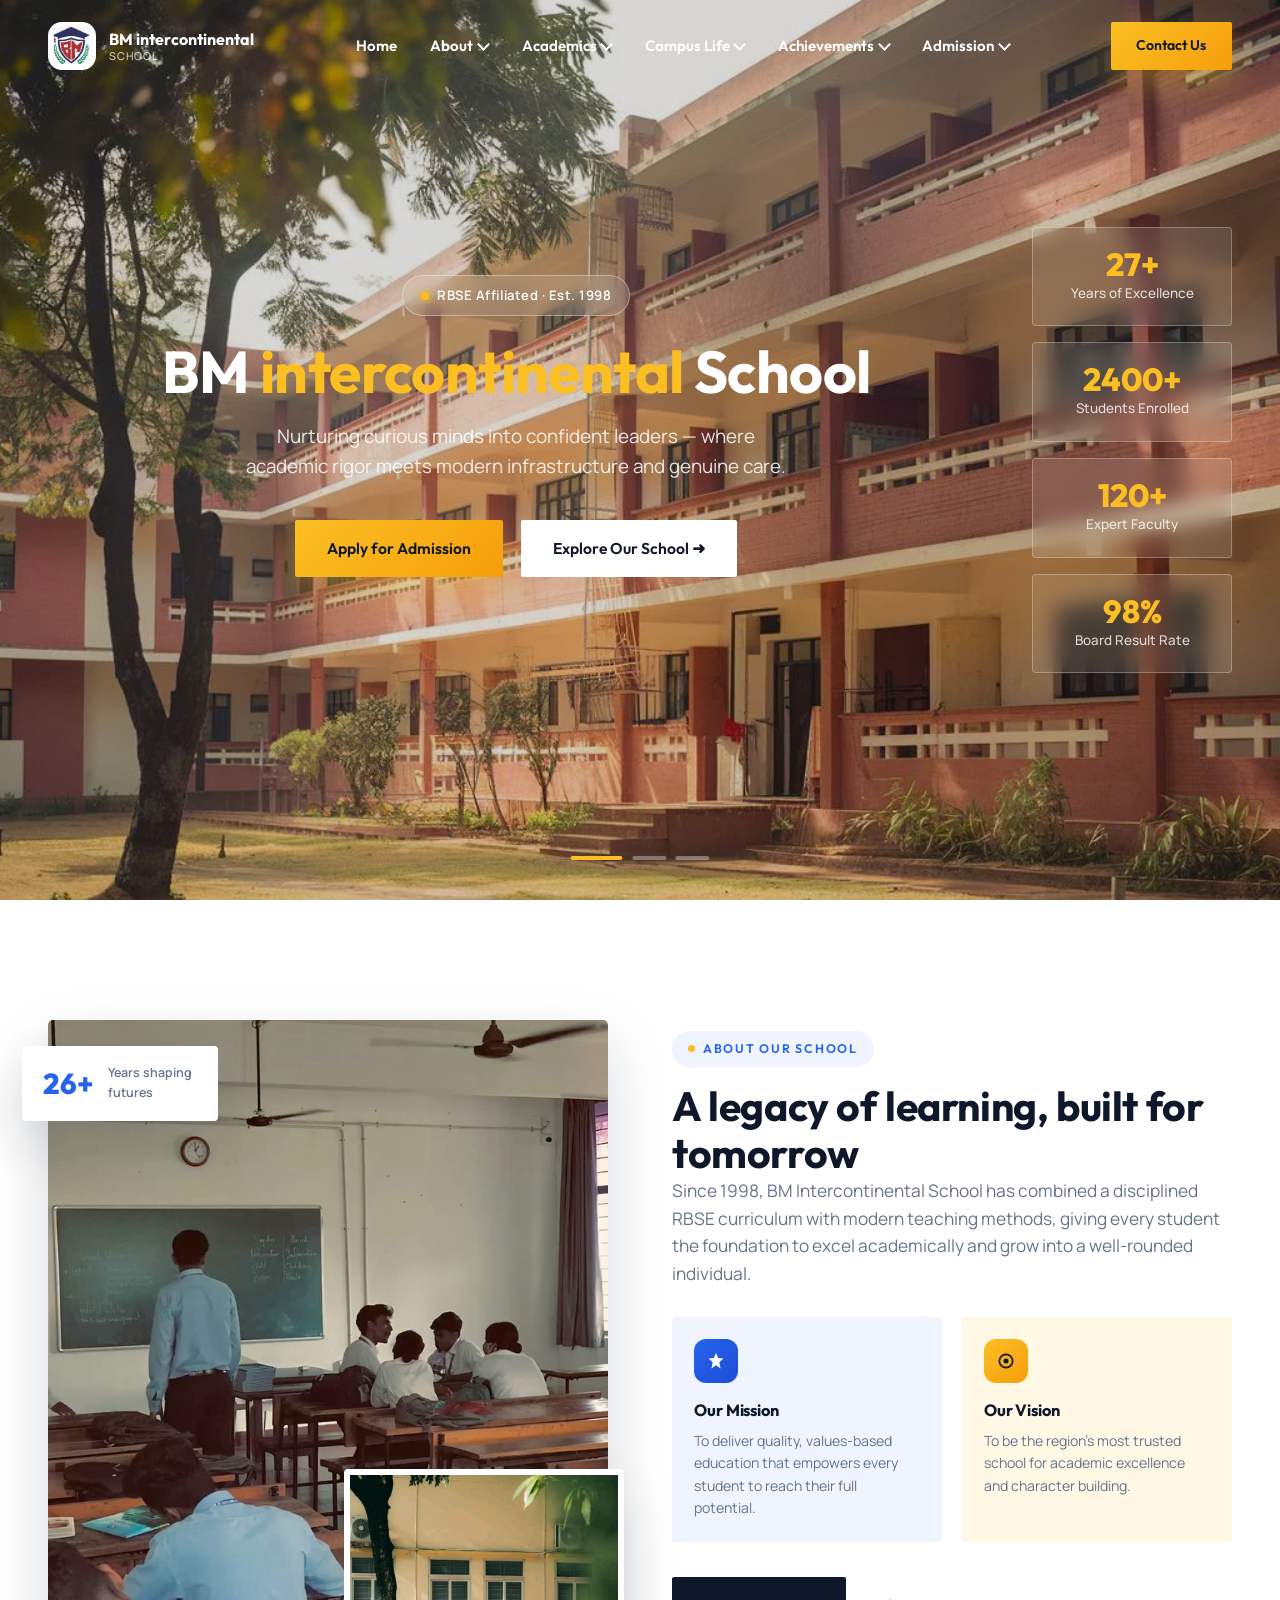
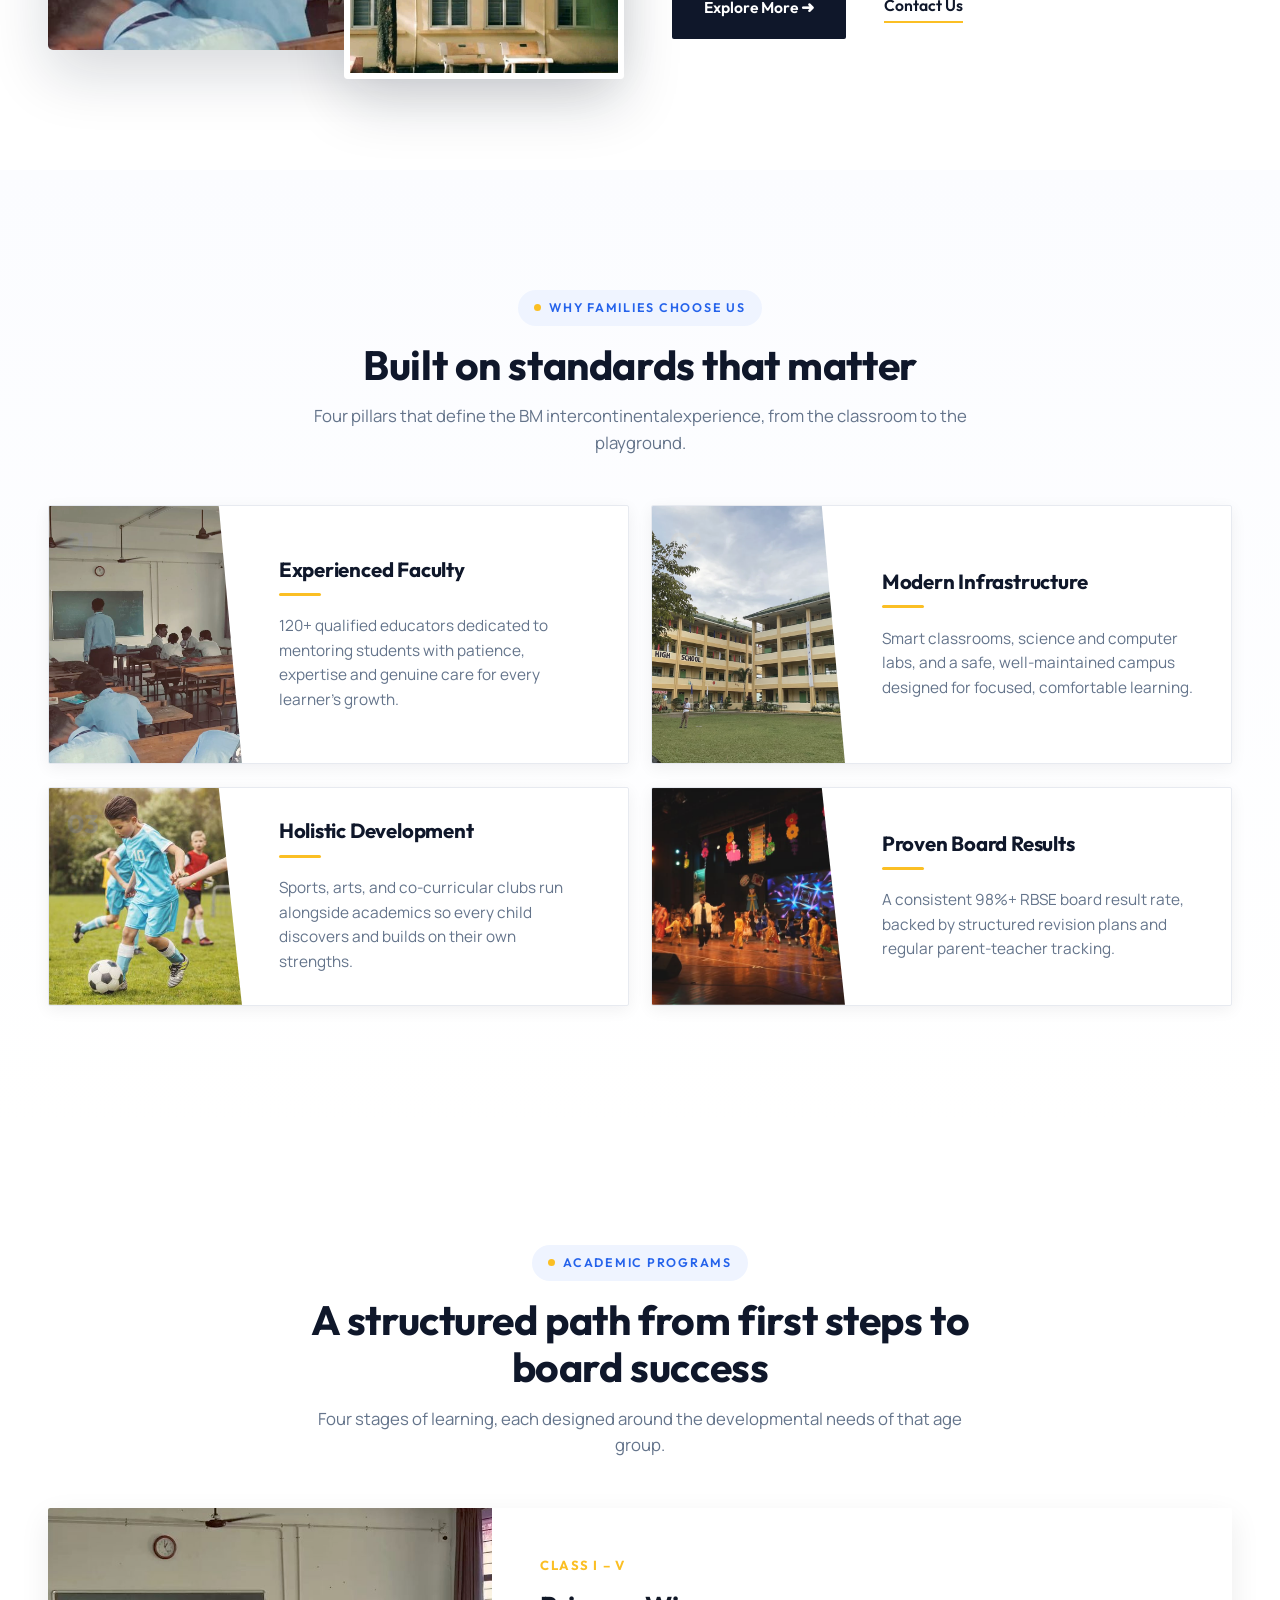
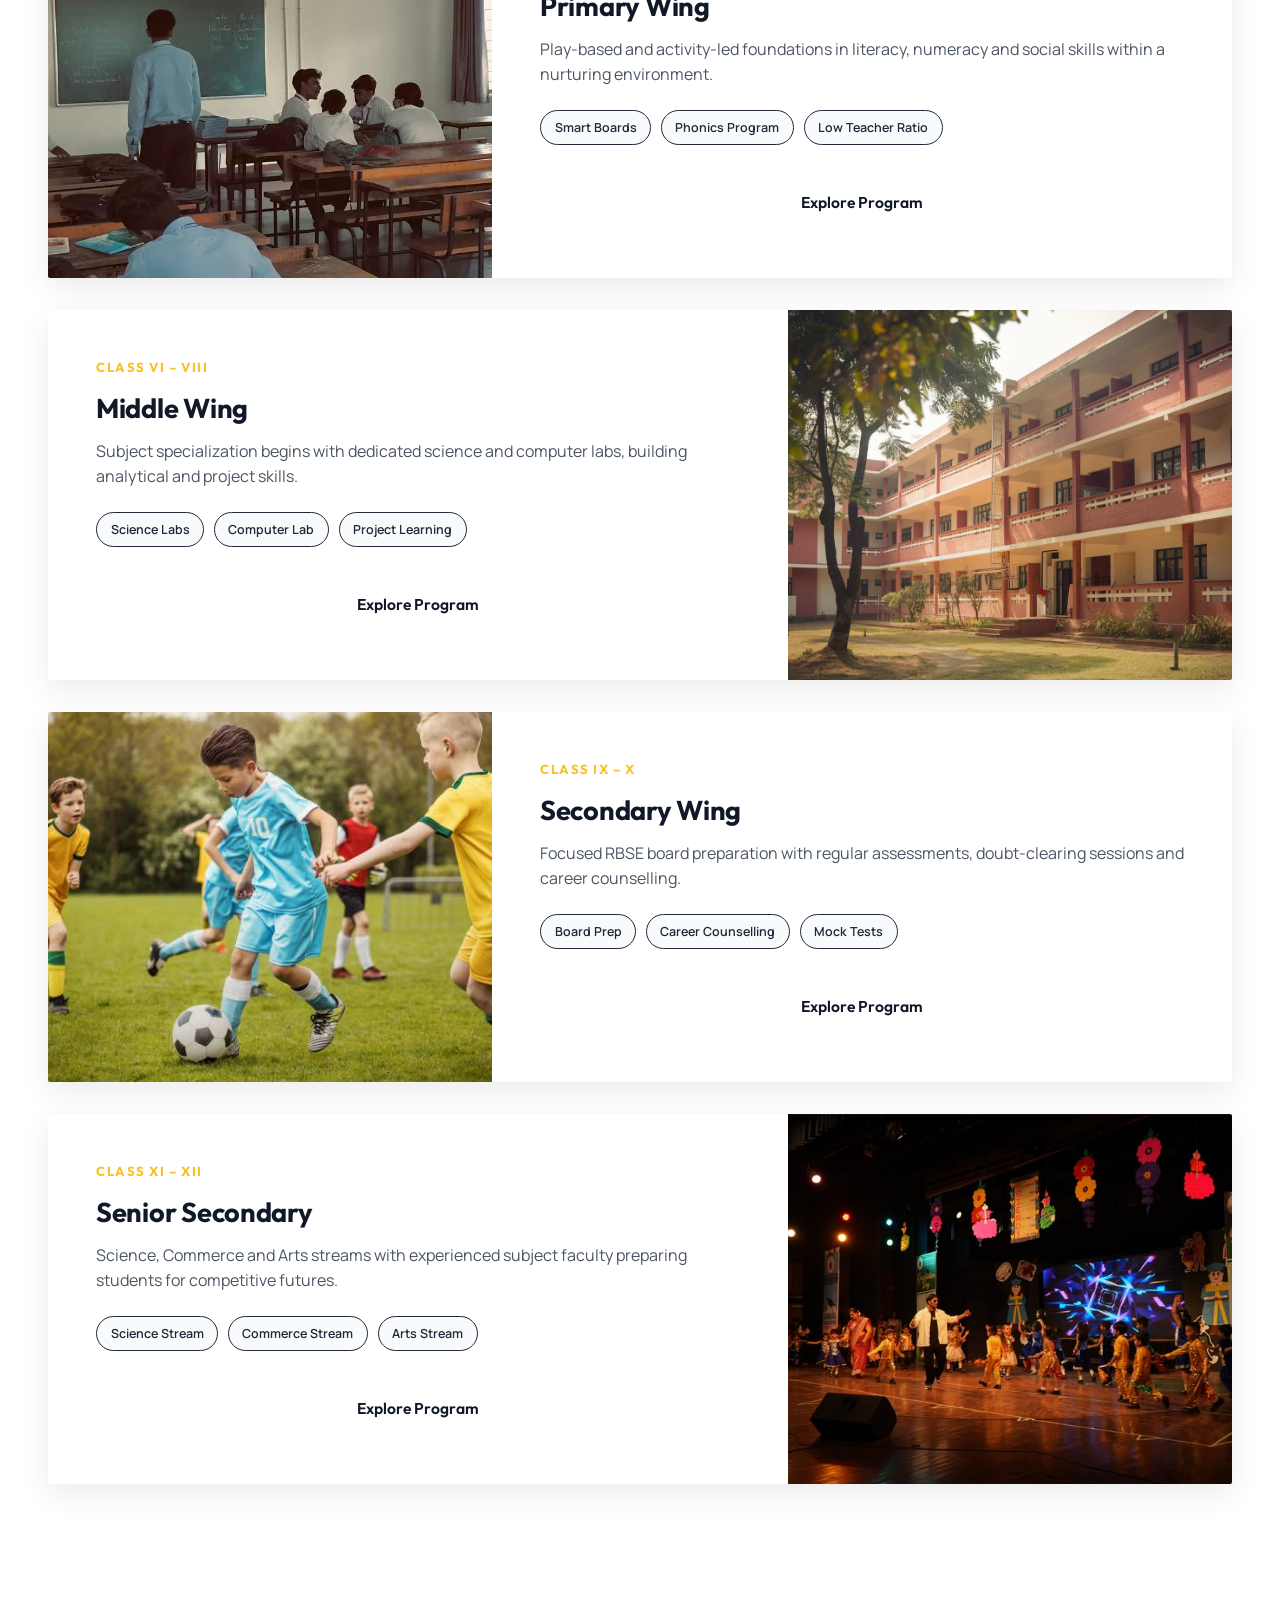
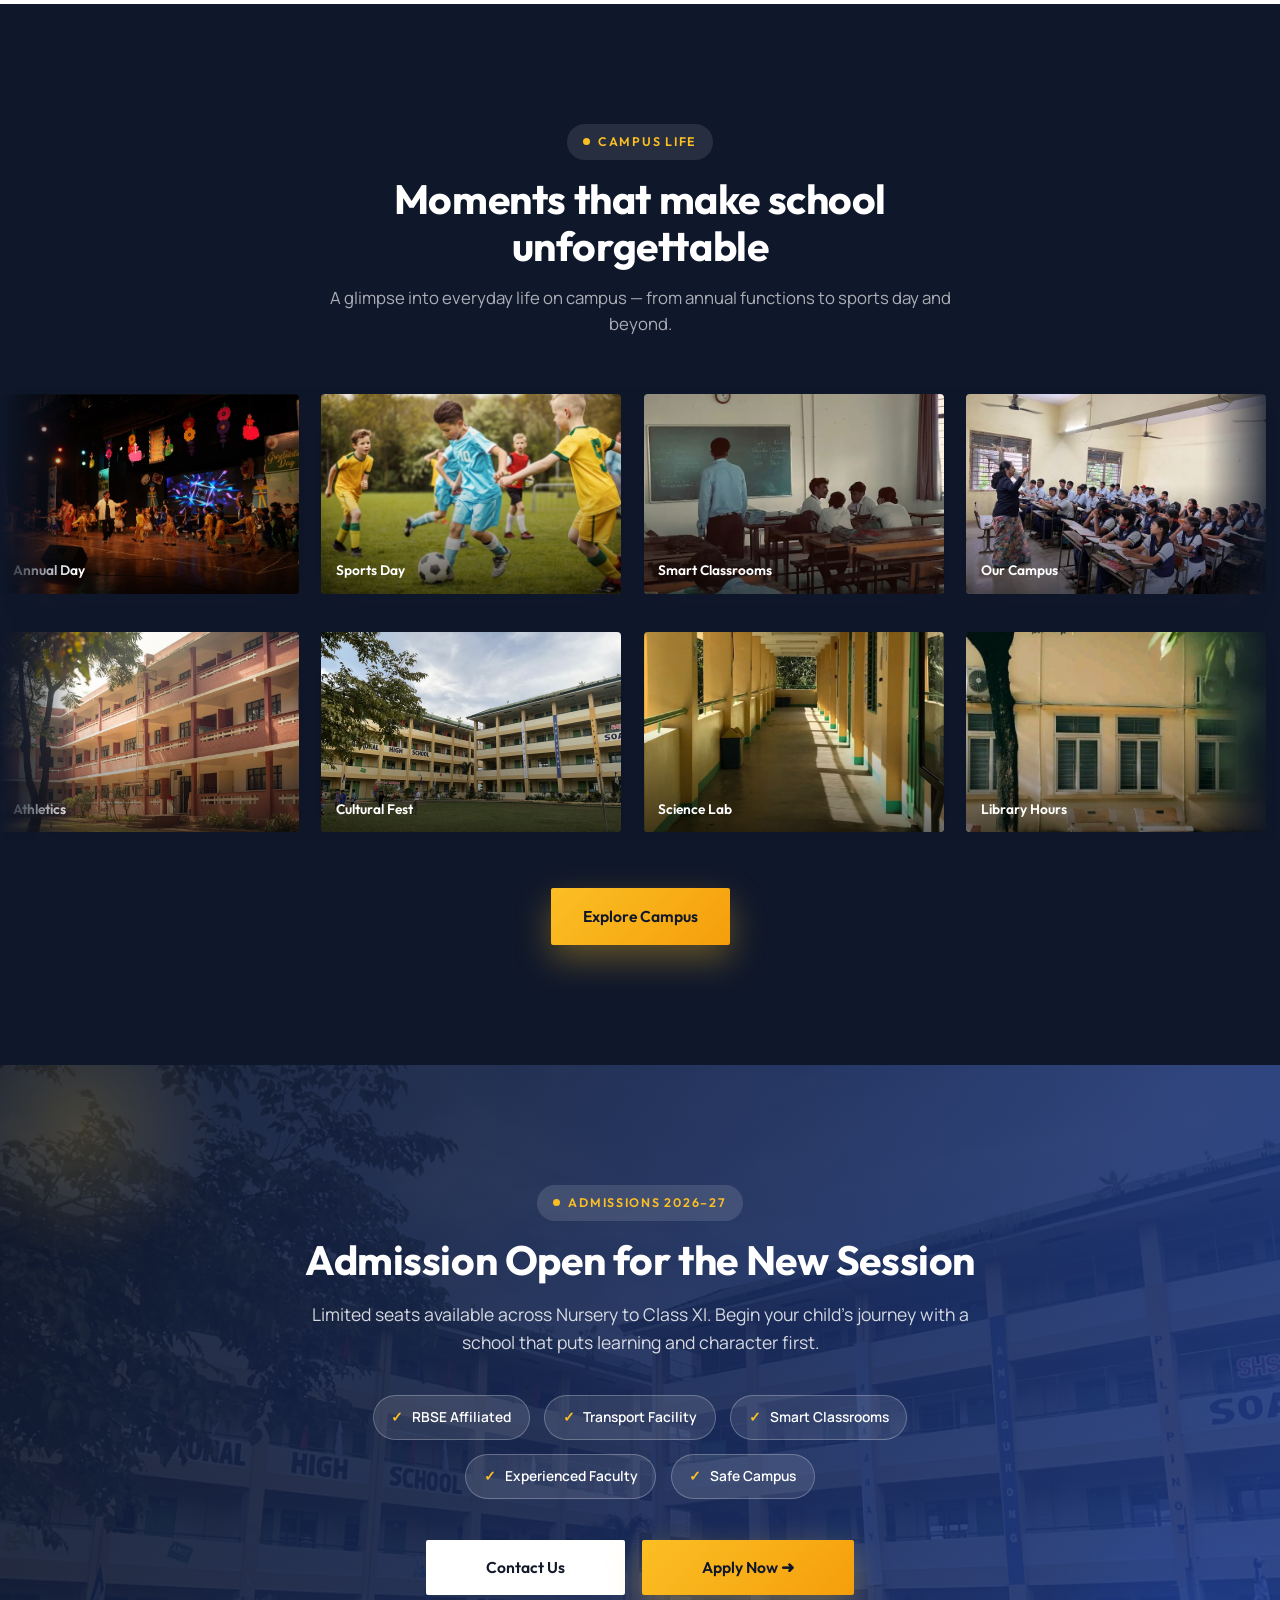
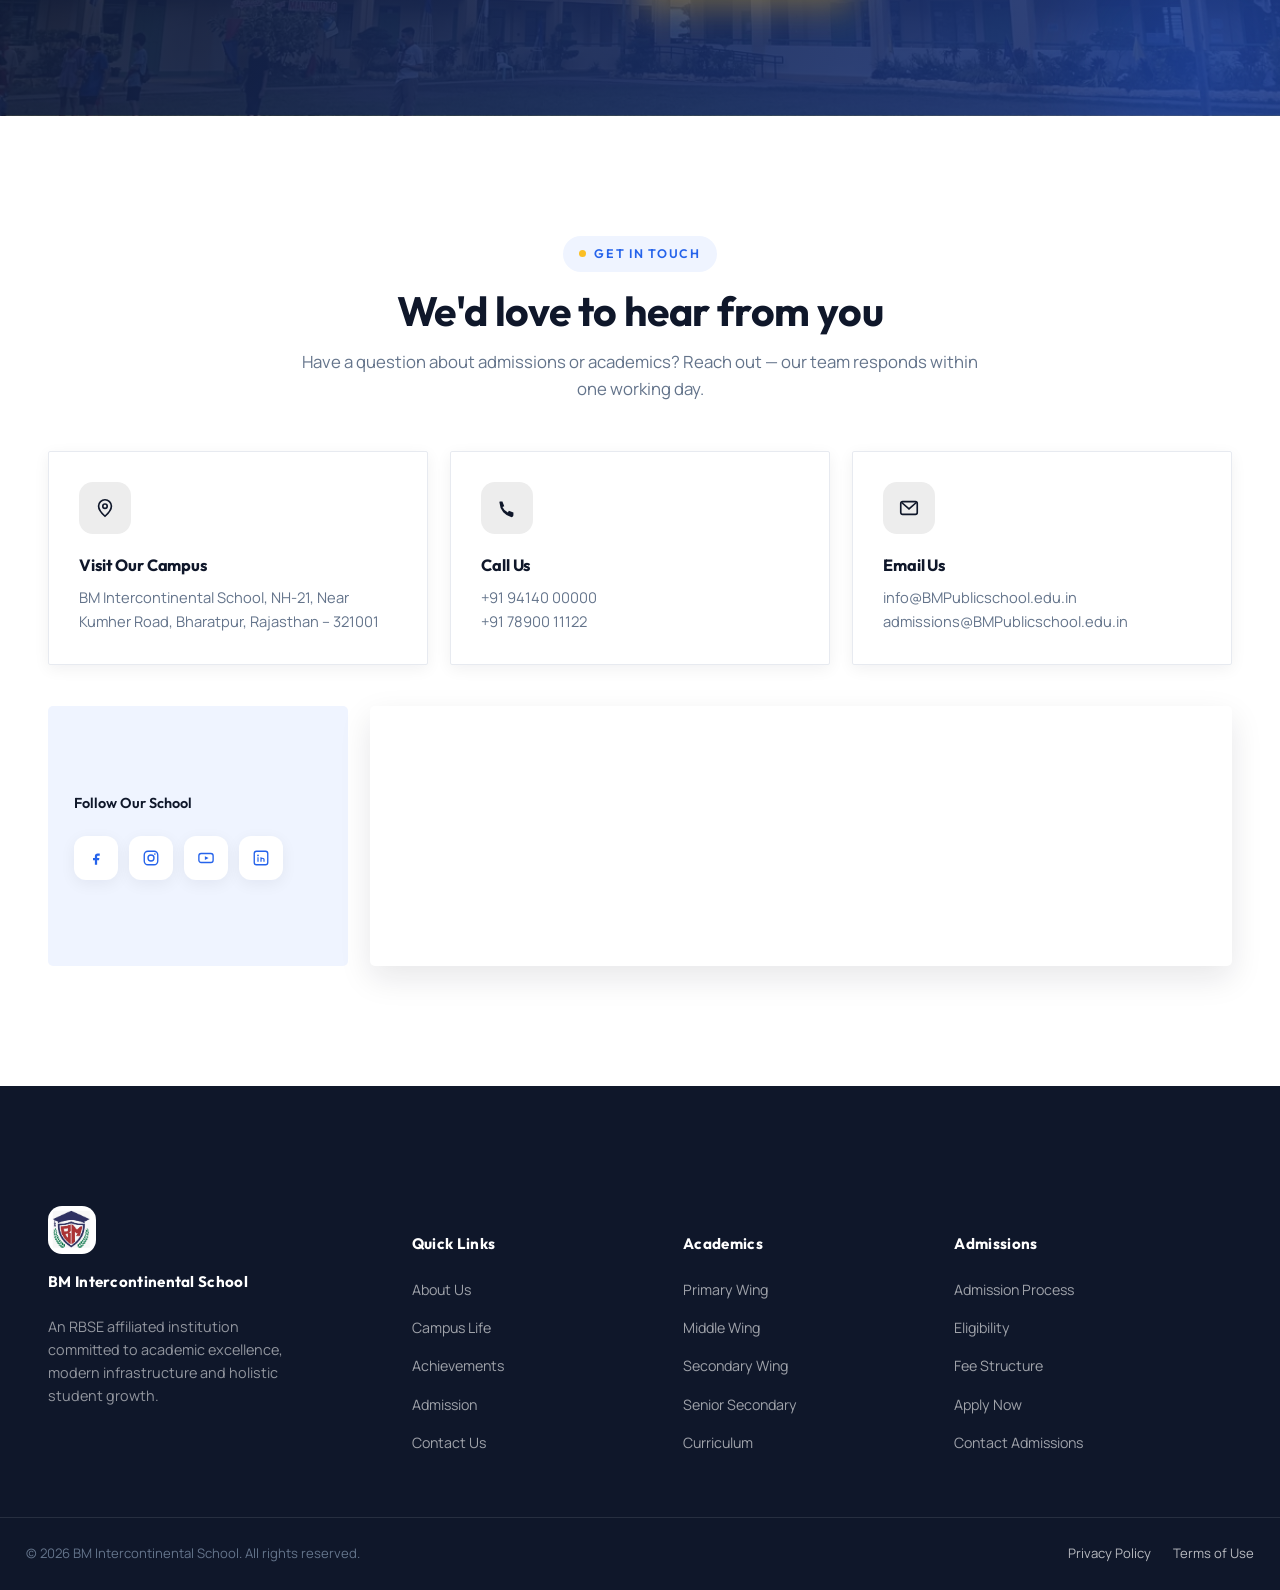
<file: index.html>
<!DOCTYPE html>
<html lang="en">

<head>
  <meta charset="UTF-8">
  <meta name="viewport" content="width=device-width, initial-scale=1.0">
  <title>BM Intercontinental School | RBSE Affiliated | Bharatpur</title>
  <meta name="description"
    content="BM Intercontinental School — an RBSE affiliated institution known for academic excellence, modern infrastructure and holistic student development.">
  <link rel="icon" type="image/png" href="km.jpg">
  <link rel="preconnect" href="https://fonts.googleapis.com">
  <link rel="preconnect" href="https://fonts.gstatic.com" crossorigin>
  <link rel="stylesheet"
    href="https://fonts.googleapis.com/css2?family=Outfit:wght@400;500;600;700;800&family=Manrope:wght@400;500;600;700&display=swap">
  <link rel="stylesheet" href="css/style.css">
  <link rel="stylesheet" href="css/home.css">
</head>

<body class="is-loading">



  <!-- ============================== LOADER ============================== -->
  <div class="loader" data-loader aria-hidden="false">
    <div class="loader__content">

      <h1 class="loader__title">
        BM <span>Intercontinental</span>
      </h1>

      <p class="loader__subtitle">
        School
      </p>

      <div class="loader__dots" aria-hidden="true">
        <span></span>
        <span></span>
        <span></span>
      </div>

    </div>
  </div>
  <!-- ============================== NAVBAR ============================== -->
  <header class="navbar" data-navbar>
    <div class="container navbar__inner">
      <a href="index.html" class="navbar__brand">
        <div class="navbar__logo"><img src="km.jpg" alt=""></div>
        <div class="navbar__title">BM intercontinental<small>School</small></div>
      </a>

      <nav aria-label="Primary">
        <ul class="navbar__menu">
          <li><a href="index.html" class="navbar__link">Home</a></li>
          <li>
            <a href="about.html" class="navbar__link">About <span class="chev"></span></a>
            <div class="navbar__dropdown">
              <a href="about.html#story">Our Story</a>
              <a href="about.html#values">Vision &amp; Mission</a>
              <a href="about.html#leaders">Principal's message</a>
              <a href="about.html#leaders">Director's message</a>

              <a href="about.html#why">Why Choose Us</a>
            </div>
          </li>
          <li>
            <a href="academics.html" class="navbar__link">Academics <span class="chev"></span></a>
            <div class="navbar__dropdown">
              <a href="academics.html#curriculum">Curriculum</a>
              <a href="academics.html#primary">Primary Wing</a>
              <a href="academics.html#middle">Middle Wing</a>
              <a href="academics.html#secondary">Secondary Wing</a>
              <a href="academics.html#senior-secondary">Senior Secondary</a>
            </div>
          </li>

          <li>
            <a href="campuslife.html" class="navbar__link">Campus Life <span class="chev"></span></a>
            <div class="navbar__dropdown">
              <a href="campuslife.html#infrastructure">Infrastructure</a>
              <a href="campuslife.html#classrooms">Classrooms</a>
              <a href="campuslife.html#labs">Labs</a>
              <a href="campuslife.html#sports">Sports</a>
              <a href="campuslife.html#activities">Activities</a>
              <a href="campuslife.html#events">Events & Celebration</a>
              <a href="campuslife.html#trips">Educational Trips</a>

            </div>
          </li>

          <li>
            <a href="achievements.html" class="navbar__link">Achievements <span class="chev"></span></a>
            <div class="navbar__dropdown">
              <a href="achievements.html#awards">Awards & Recognitions</a>
              <a href="achievements.html#academic-toppers">Academic Toppers</a>
              <a href="achievements.html#student-achievements">Other Achievements</a>


            </div>
          </li>
          <li>
            <a href="admission.html" class="navbar__link">Admission <span class="chev"></span></a>
            <div class="navbar__dropdown">
              <a href="admission.html#adm-process">Admission Process</a>
              <a href="admission.html#fees">Fee Structure</a>
              <a href="admission.html#eligibility">Eligibility</a>
              <a href="admission.html#eligibility">Documents Required</a>
              <a href="admission.html#admission-form">Apply Now</a>


            </div>
          </li>
        </ul>
      </nav>

      <div class="navbar__actions">
        <a href="#contact" class="btn btn-primary">Contact Us</a>
        <button class="hamburger" data-hamburger aria-label="Open menu" aria-expanded="false">
          <span></span><span></span><span></span>
        </button>
      </div>
    </div>
  </header>

  <!-- Mobile nav -->
  <div class="mobile-overlay" data-mobile-overlay></div>
  <nav class="mobile-nav" data-mobile-nav aria-label="Mobile">
    <ul>

      <li>
        <a href="index.html">Home</a>
      </li>

      <!-- About -->
      <li>
        <a href="about.html" data-mobile-toggle>
          About <span class="chev"></span>
        </a>
        <div class="mobile-nav__sub">
          <a href="about.html#story">Our Story</a>
          <a href="about.html#values">Vision &amp; Mission</a>
          <a href="about.html#leaders">Principal's Message</a>
          <a href="about.html#leaders">Director's Message</a>
          <a href="about.html#why">Why Choose Us</a>
        </div>
      </li>

      <!-- Academics -->
      <li>
        <a href="academics.html" data-mobile-toggle>
          Academics <span class="chev"></span>
        </a>
        <div class="mobile-nav__sub">
          <a href="academics.html#curriculum">Curriculum</a>
          <a href="academics.html#primary">Primary Wing</a>
          <a href="academics.html#middle">Middle Wing</a>
          <a href="academics.html#secondary">Secondary Wing</a>
          <a href="academics.html#senior-secondary">Senior Secondary</a>
        </div>
      </li>

      <!-- Campus Life -->
      <li>
        <a href="campuslife.html" data-mobile-toggle>
          Campus Life <span class="chev"></span>
        </a>
        <div class="mobile-nav__sub">
          <a href="campuslife.html#infrastructure">Infrastructure</a>
          <a href="campuslife.html#classrooms">Classrooms</a>
          <a href="campuslife.html#labs">Labs</a>
          <a href="campuslife.html#sports">Sports</a>
          <a href="campuslife.html#activities">Activities</a>
          <a href="campuslife.html#events">Events &amp; Celebrations</a>
          <a href="campuslife.html#trips">Educational Trips</a>
        </div>
      </li>

      <!-- Achievements -->
      <li>
        <a href="achievements.html" data-mobile-toggle>
          Achievements <span class="chev"></span>
        </a>
        <div class="mobile-nav__sub">
          <a href="achievements.html#awards">Awards &amp; Recognitions</a>
          <a href="achievements.html#academic-toppers">Academic Toppers</a>
          <a href="achievements.html#student-achievements">Other Achievements</a>
        </div>
      </li>

      <!-- Admission -->
      <li>
        <a href="admission.html" data-mobile-toggle>
          Admission <span class="chev"></span>
        </a>
        <div class="mobile-nav__sub">
          <a href="admission.html#adm-process">Admission Process</a>
          <a href="admission.html#fees">Fee Structure</a>
          <a href="admission.html#eligibility">Eligibility</a>
          <a href="admission.html#eligibility">Documents Required</a>
          <a href="admission.html#admission-form">Apply Now</a>
        </div>
      </li>

    </ul>

    <a href="#contact" class="btn btn-primary">Contact Us</a>
  </nav>

  <main id="top">
    <!-- ============================== HERO ============================== -->
    <section class="hero" aria-label="Introduction">
      <div class="hero__slides">
        <div class="hero__slide hero__slide--1" data-hero-slide></div>
        <div class="hero__slide hero__slide--2" data-hero-slide></div>
        <div class="hero__slide hero__slide--3" data-hero-slide></div>
      </div>

      <div class="container hero__inner">
        <div class="hero__content">
          <span class="hero__badge"><span></span>RBSE Affiliated · Est. 1998</span>
          <h1 class="hero__title">BM <em>intercontinental </em>School</h1>
          <p class="hero__tagline">Nurturing curious minds into confident leaders — where academic rigor meets modern
            infrastructure and genuine care.</p>
          <div class="hero__cta">
            <a href="#admission" class="btn btn-primary">Apply for Admission </a>
            <a href="#about" class="btn btn-outline">Explore Our School ➜</a>
          </div>
        </div>

        <div class="hero__stats">
          <div class="hero__stat"><b data-counter="27" data-suffix="+">0</b><span>Years of Excellence</span></div>
          <div class="hero__stat"><b data-counter="2400" data-suffix="+">0</b><span>Students Enrolled</span></div>
          <div class="hero__stat"><b data-counter="120" data-suffix="+">0</b><span>Expert Faculty</span></div>
          <div class="hero__stat"><b data-counter="98" data-suffix="%">0</b><span>Board Result Rate</span></div>
        </div>
      </div>

      <div class="hero__dots" role="tablist" aria-label="Hero slide selector">
        <button data-hero-dot aria-label="Slide 1"></button>
        <button data-hero-dot aria-label="Slide 2"></button>
        <button data-hero-dot aria-label="Slide 3"></button>
      </div>
    </section>

    <!-- ============================== ABOUT PREVIEW ============================== -->
    <section class="section about" id="about">
      <div class="container about__grid">
        <div class="about__collage" data-reveal="left">
          <div class="about__badge">
            <b data-counter="27" data-suffix="+">0</b>
            <span>Years shaping futures</span>
          </div>
          <div class="about__collage-main">
            <img src="schoolgallery/classroom1.jpg"
              alt="Students in a bright classroom at BM Intercontinental School">
          </div>
          <div class="about__collage-float">
            <img src="schoolgallery/campus4.webp" alt="School campus building exterior">
          </div>
        </div>

        <div class="about__content" data-reveal="right">
          <span class="eyebrow">About Our School</span>
          <h2>A legacy of learning, built for tomorrow</h2>
          <p class="lead">Since 1998, BM Intercontinental School has combined a disciplined RBSE curriculum
            with modern teaching methods, giving every student the foundation to excel academically and grow into a
            well-rounded individual.</p>

          <div class="about__mv">
            <div class="about__mv-card">
              <div class="icon">
                <svg width="20" height="20" viewBox="0 0 24 24" fill="none">
                  <path d="M12 2l2.5 6.5L21 9l-5 4.5L17.5 21 12 17l-5.5 4L8 13.5 3 9l6.5-.5L12 2z" fill="#fff" />
                </svg>
              </div>
              <h4>Our Mission</h4>
              <p>To deliver quality, values-based education that empowers every student to reach their full potential.
              </p>
            </div>
            <div class="about__mv-card gold">
              <div class="icon">
                <svg width="20" height="20" viewBox="0 0 24 24" fill="none">
                  <circle cx="12" cy="12" r="8" stroke="#0F172A" stroke-width="2" />
                  <circle cx="12" cy="12" r="3" fill="#0F172A" />
                </svg>
              </div>
              <h4>Our Vision</h4>
              <p>To be the region's most trusted school for academic excellence and character building.</p>
            </div>
          </div>

          <div class="about__actions">
            <a href="about.html" class="btn btn-dark">Explore More ➜</a>
            <a href="#contact" class="btn btn-ghost"><span>Contact Us</span></a>
          </div>
        </div>
      </div>
    </section>

    <!-- ============================== WHY CHOOSE US ============================== -->
    <section class="section why" id="why">
      <div class="container">
        <div class="section-head center" data-reveal="up">
          <span class="eyebrow">Why Families Choose Us</span>
          <h2>Built on standards that matter</h2>
          <p>Four pillars that define the BM intercontinentalexperience, from the classroom to the playground.</p>
        </div>

        <div class="why__grid" data-stagger>
          <article class="why__card card" data-reveal="up" style="--i:0">
            <div class="why__card-media">
              <span class="num">01</span>
              <img src="schoolgallery/classroom1.jpg" alt="Experienced teacher guiding students">
            </div>
            <div class="why__card-body">
              <h3>Experienced Faculty</h3>
              <p>120+ qualified educators dedicated to mentoring students with patience, expertise and genuine care for
                every learner's growth.</p>
            </div>
          </article>

          <article class="why__card card" data-reveal="up" style="--i:1">
            <div class="why__card-media">
              <span class="num">02</span>
              <img src="schoolgallery/campus2.webp" alt="Modern school infrastructure">
            </div>
            <div class="why__card-body">
              <h3>Modern Infrastructure</h3>
              <p>Smart classrooms, science and computer labs, and a safe, well-maintained campus designed for focused,
                comfortable learning.</p>
            </div>
          </article>

          <article class="why__card card" data-reveal="up" style="--i:2">
            <div class="why__card-media">
              <span class="num">03</span>
              <img src="schoolgallery/sports.jpg" alt="Students participating in sports activities">
            </div>
            <div class="why__card-body">
              <h3>Holistic Development</h3>
              <p>Sports, arts, and co-curricular clubs run alongside academics so every child discovers and builds on
                their own strengths.</p>
            </div>
          </article>

          <article class="why__card card" data-reveal="up" style="--i:3">
            <div class="why__card-media">
              <span class="num">04</span>
              <img src="schoolgallery/annual.jpg" alt="Consistently strong RBSE board exam results">
            </div>
            <div class="why__card-body">
              <h3>Proven Board Results</h3>
              <p>A consistent 98%+ RBSE board result rate, backed by structured revision plans and regular
                parent-teacher tracking.</p>
            </div>
          </article>
        </div>
      </div>
    </section>

    <!-- ============================== ACADEMICS PREVIEW ============================== -->
    <section class="section academics" id="academics">
      <div class="container">
        <div class="section-head center" data-reveal="up">
          <span class="eyebrow">Academic Programs</span>
          <h2>A structured path from first steps to board success</h2>
          <p>Four stages of learning, each designed around the developmental needs of that age group.</p>
        </div>

        <div class="academics__list">
          <article class="acad-card card" data-reveal="up">
            <div class="acad-card__media"><img src="schoolgallery/classroom1.jpg" alt="Primary wing classroom"></div>
            <div class="acad-card__body">
              <span class="acad-card__range">Class I – V</span>
              <h3>Primary Wing</h3>
              <p>Play-based and activity-led foundations in literacy, numeracy and social skills within a nurturing
                environment.</p>
              <div class="acad-card__pills"><span>Smart Boards</span><span>Phonics Program</span><span>Low Teacher
                  Ratio</span></div>
              <a href="academics.html#primary" class="btn btn-outline">Explore Program</a>
            </div>
          </article>

          <article class="acad-card card" data-reveal="up">
            <div class="acad-card__media"><img src="schoolgallery/campus.webp" alt="Middle wing lab and classrooms">
            </div>
            <div class="acad-card__body">
              <span class="acad-card__range">Class VI – VIII</span>
              <h3>Middle Wing</h3>
              <p>Subject specialization begins with dedicated science and computer labs, building analytical and project
                skills.</p>
              <div class="acad-card__pills"><span>Science Labs</span><span>Computer Lab</span><span>Project
                  Learning</span></div>
              <a href="academics.html#middle" class="btn btn-outline">Explore Program</a>
            </div>
          </article>

          <article class="acad-card card" data-reveal="up">
            <div class="acad-card__media"><img src="schoolgallery/sports.jpg" alt="Secondary wing sports and academics">
            </div>
            <div class="acad-card__body">
              <span class="acad-card__range">Class IX – X</span>
              <h3>Secondary Wing</h3>
              <p>Focused RBSE board preparation with regular assessments, doubt-clearing sessions and career
                counselling.</p>
              <div class="acad-card__pills"><span>Board Prep</span><span>Career Counselling</span><span>Mock
                  Tests</span></div>
              <a href="academics.html#secondary" class="btn btn-outline">Explore Program</a>
            </div>
          </article>

          <article class="acad-card card" data-reveal="up">
            <div class="acad-card__media"><img src="schoolgallery/annual.jpg"
                alt="Senior secondary students in stream classes"></div>
            <div class="acad-card__body">
              <span class="acad-card__range">Class XI – XII</span>
              <h3>Senior Secondary</h3>
              <p>Science, Commerce and Arts streams with experienced subject faculty preparing students for competitive
                futures.</p>
              <div class="acad-card__pills"><span>Science Stream</span><span>Commerce Stream</span><span>Arts
                  Stream</span></div>
              <a href="academics.html#senior-secondary" class="btn btn-outline">Explore Program</a>
            </div>
          </article>
        </div>
      </div>
    </section>

    <!-- ============================== CAMPUS LIFE ============================== -->
    <section class="section campus" id="campus">
      <div class="container">
        <div class="section-head center" data-reveal="up">
          <span class="eyebrow">Campus Life</span>
          <h2>Moments that make school unforgettable</h2>
          <p>A glimpse into everyday life on campus — from annual functions to sports day and beyond.</p>
        </div>
      </div>

      <div class="campus__track-wrap" data-reveal="scale">
        <div class="campus__row campus__row--a" data-campus-row>
          <div class="campus__item"><img src="schoolgallery/annual.jpg" alt="Annual day celebration"><span>Annual
              Day</span></div>
          <div class="campus__item"><img src="schoolgallery/sports.jpg" alt="Sports day event"><span>Sports Day</span>
          </div>
          <div class="campus__item"><img src="schoolgallery/classroom1.jpg" alt="Classroom activity"><span>Smart
              Classrooms</span></div>
          <div class="campus__item"><img src="schoolgallery/classroom2.jpg" alt="Campus building"><span>Our
              Campus</span>
          </div>
          <div class="campus__item"><img src="schoolgallery/annual3.jpg" alt="Campus grounds"><span>Green
              Grounds</span></div>
        </div>
        <div class="campus__row campus__row--b" data-campus-row>
          <div class="campus__item"><img src="schoolgallery/campus.webp"
              alt="Students playing sports"><span>Athletics</span></div>
          <div class="campus__item"><img src="schoolgallery/campus2.webp" alt="Cultural program"><span>Cultural
              Fest</span></div>
          <div class="campus__item"><img src="schoolgallery/campus3.webp" alt="Science lab session"><span>Science
              Lab</span></div>
          <div class="campus__item"><img src="schoolgallery/campus4.webp" alt="Library session"><span>Library
              Hours</span></div>
          <div class="campus__item"><img src="schoolgallery/campus3.webp" alt="Morning assembly"><span>Morning
              Assembly</span></div>
        </div>
      </div>

      <div class="container campus__cta" data-reveal="up">
        <a href="campuslife.html" class="btn btn-primary">Explore Campus</a>
      </div>
    </section>



    <!-- ============================== ADMISSION CTA ============================== -->
    <section class="admission" id="admission">
      <div class="admission__shape admission__shape--1"></div>
      <div class="admission__shape admission__shape--2"></div>
      <div class="container admission__inner" data-reveal="scale">
        <span class="eyebrow" style="background:rgba(255,255,255,.12); color:#FBBF24;">Admissions 2026–27</span>
        <h2>Admission Open for the New Session</h2>
        <p class="lead">Limited seats available across Nursery to Class XI. Begin your child's journey with a school
          that puts learning and character first.</p>

        <ul class="admission__checklist">
          <li>RBSE Affiliated</li>
          <li>Transport Facility</li>
          <li>Smart Classrooms</li>
          <li>Experienced Faculty</li>
          <li>Safe Campus</li>
        </ul>

        <div class="admission__cta">
          <a href="#contact" class="btn btn-outline">Contact Us </a>
          <a href="admission.html#admission-form" class="btn btn-primary">Apply Now ➜</a>
        </div>
      </div>
    </section>

    <!-- ============================== CONTACT ============================== -->
    <section class="section contact" id="contact">
      <div class="container">
        <div class="section-head center" data-reveal="up">
          <span class="eyebrow">Get In Touch</span>
          <h2>We'd love to hear from you</h2>
          <p>Have a question about admissions or academics? Reach out — our team responds within one working day.</p>
        </div>

        <div class="contact__grid">
          <div class="contact-card card" data-reveal="up">
            <div class="icon"><svg width="22" height="22" viewBox="0 0 24 24" fill="none">
                <path d="M12 21s-7-6.2-7-11.2A7 7 0 0112 3a7 7 0 017 6.8C19 14.8 12 21 12 21z" stroke="#0F172A"
                  stroke-width="1.8" />
                <circle cx="12" cy="10" r="2.4" stroke="#0F172A" stroke-width="1.8" />
              </svg></div>
            <h4>Visit Our Campus</h4>
            <p>BM Intercontinental School, NH-21, Near Kumher Road, Bharatpur, Rajasthan – 321001</p>
          </div>
          <div class="contact-card card" data-reveal="up" style="--i:1">
            <div class="icon"><svg width="22" height="22" viewBox="0 0 24 24" fill="none">
                <path d="M4 5h3l2 5-2 1a12 12 0 006 6l1-2 5 2v3a2 2 0 01-2 2A16 16 0 014 7a2 2 0 010-2z"
                  fill="#0F172A" />
              </svg></div>
            <h4>Call Us</h4>
            <p>+91 94140 00000<br>+91 78900 11122</p>
          </div>
          <div class="contact-card card" data-reveal="up" style="--i:2">
            <div class="icon"><svg width="22" height="22" viewBox="0 0 24 24" fill="none">
                <rect x="3" y="5" width="18" height="14" rx="2" stroke="#0F172A" stroke-width="1.8" />
                <path d="M4 6l8 7 8-7" stroke="#0F172A" stroke-width="1.8" />
              </svg></div>
            <h4>Email Us</h4>
            <p>info@BMPublicschool.edu.in<br>admissions@BMPublicschool.edu.in</p>
          </div>
        </div>

        <div class="contact__lower" data-reveal="up">
          <div class="contact__social">
            <p>Follow Our School</p>
            <div class="contact__social-icons">
              <a href="#" aria-label="Facebook"><svg width="18" height="18" viewBox="0 0 24 24" fill="none">
                  <path d="M14 9h3V6h-3c-2 0-3.5 1.5-3.5 3.5V12H8v3h2.5v6h3v-6H16l.5-3h-3V9.8c0-.5.2-.8.8-.8z"
                    fill="#2563EB" />
                </svg></a>
              <a href="#" aria-label="Instagram"><svg width="18" height="18" viewBox="0 0 24 24" fill="none">
                  <rect x="3" y="3" width="18" height="18" rx="5" stroke="#2563EB" stroke-width="1.8" />
                  <circle cx="12" cy="12" r="4" stroke="#2563EB" stroke-width="1.8" />
                  <circle cx="17.2" cy="6.8" r="1.1" fill="#2563EB" />
                </svg></a>
              <a href="#" aria-label="YouTube"><svg width="18" height="18" viewBox="0 0 24 24" fill="none">
                  <rect x="2.5" y="6" width="19" height="12" rx="3" stroke="#2563EB" stroke-width="1.8" />
                  <path d="M10.5 9.5l5 2.5-5 2.5z" fill="#2563EB" />
                </svg></a>
              <a href="#" aria-label="LinkedIn"><svg width="18" height="18" viewBox="0 0 24 24" fill="none">
                  <rect x="3" y="3" width="18" height="18" rx="3" stroke="#2563EB" stroke-width="1.8" />
                  <circle cx="8" cy="8.5" r="1.2" fill="#2563EB" />
                  <path d="M8 11v6M12 11v6M12 13.5c0-1.6 4-1.6 4 0V17" stroke="#2563EB" stroke-width="1.6" />
                </svg></a>
            </div>
          </div>
          <div class="contact__map">
            <iframe src="https://www.google.com/maps?q=Bharatpur,Rajasthan&output=embed" title="School location map"
              loading="lazy" referrerpolicy="no-referrer-when-downgrade"></iframe>
          </div>
        </div>
      </div>
    </section>
  </main>

  <!-- ============================== FOOTER ============================== -->
  <footer class="footer">
    <div class="container footer__top">
      <div class="footer__brand">
        <div class="navbar__logo"><img src="km.jpg" alt=""></div>
        <h5 style="margin-top:1rem;">BM Intercontinental School</h5>
        <p>An RBSE affiliated institution committed to academic excellence, modern infrastructure and holistic student
          growth.</p>
      </div>

      <div>
        <h5>Quick Links</h5>
        <ul>
          <li><a href="about.html">About Us</a></li>
          <li><a href="campuslife.html">Campus Life</a></li>
          <li><a href="achievements.html">Achievements</a></li>
          <li><a href="admission.html">Admission</a></li>
          <li><a href="#contact">Contact Us</a></li>
        </ul>
      </div>

      <div>
        <h5>Academics</h5>
        <ul>
          <li><a href="academics.html#primary">Primary Wing</a></li>
          <li><a href="academics.html#middle">Middle Wing</a></li>
          <li><a href="academics.html#secondary">Secondary Wing</a></li>
          <li><a href="academics.html#senior-secondary">Senior Secondary</a></li>
          <li><a href="academics.html#curriculum">Curriculum</a></li>
        </ul>
      </div>

      <div>
        <h5>Admissions</h5>
        <ul>
          <li><a href="admission.html#adm-process">Admission Process</a></li>
          <li><a href="admission.html#eligibility">Eligibility</a></li>
          <li><a href="admission.html#fees">Fee Structure</a></li>
          <li><a href="admission.html#admission-form">Apply Now</a></li>
          <li><a href="#contact">Contact Admissions</a></li>
        </ul>
      </div>
    </div>

    <div class="container footer__bottom">
      <p>© <span data-year>2026</span> BM Intercontinental School. All rights reserved.</p>
      <div class="legal">
        <a href="#">Privacy Policy</a>
        <a href="#">Terms of Use</a>
      </div>
    </div>
  </footer>

  <button class="back-to-top" data-back-to-top aria-label="Back to top">
    <svg width="18" height="18" viewBox="0 0 24 24" fill="none">
      <path d="M12 19V5M5 12l7-7 7 7" stroke="#0F172A" stroke-width="2.2" stroke-linecap="round"
        stroke-linejoin="round" />
    </svg>
  </button>

  <script src="js/loader.js" defer></script>
  <script src="js/navbar.js" defer></script>
  <script src="js/hero.js" defer></script>
  <script src="js/counters.js" defer></script>
  <script src="js/campuslife.js" defer></script>
  <script src="js/notice.js" defer></script>
  <script src="js/animations.js" defer></script>
  <script src="js/backtotop.js" defer></script>
  <script src="js/main.js" defer></script>
</body>

</html>
</file>
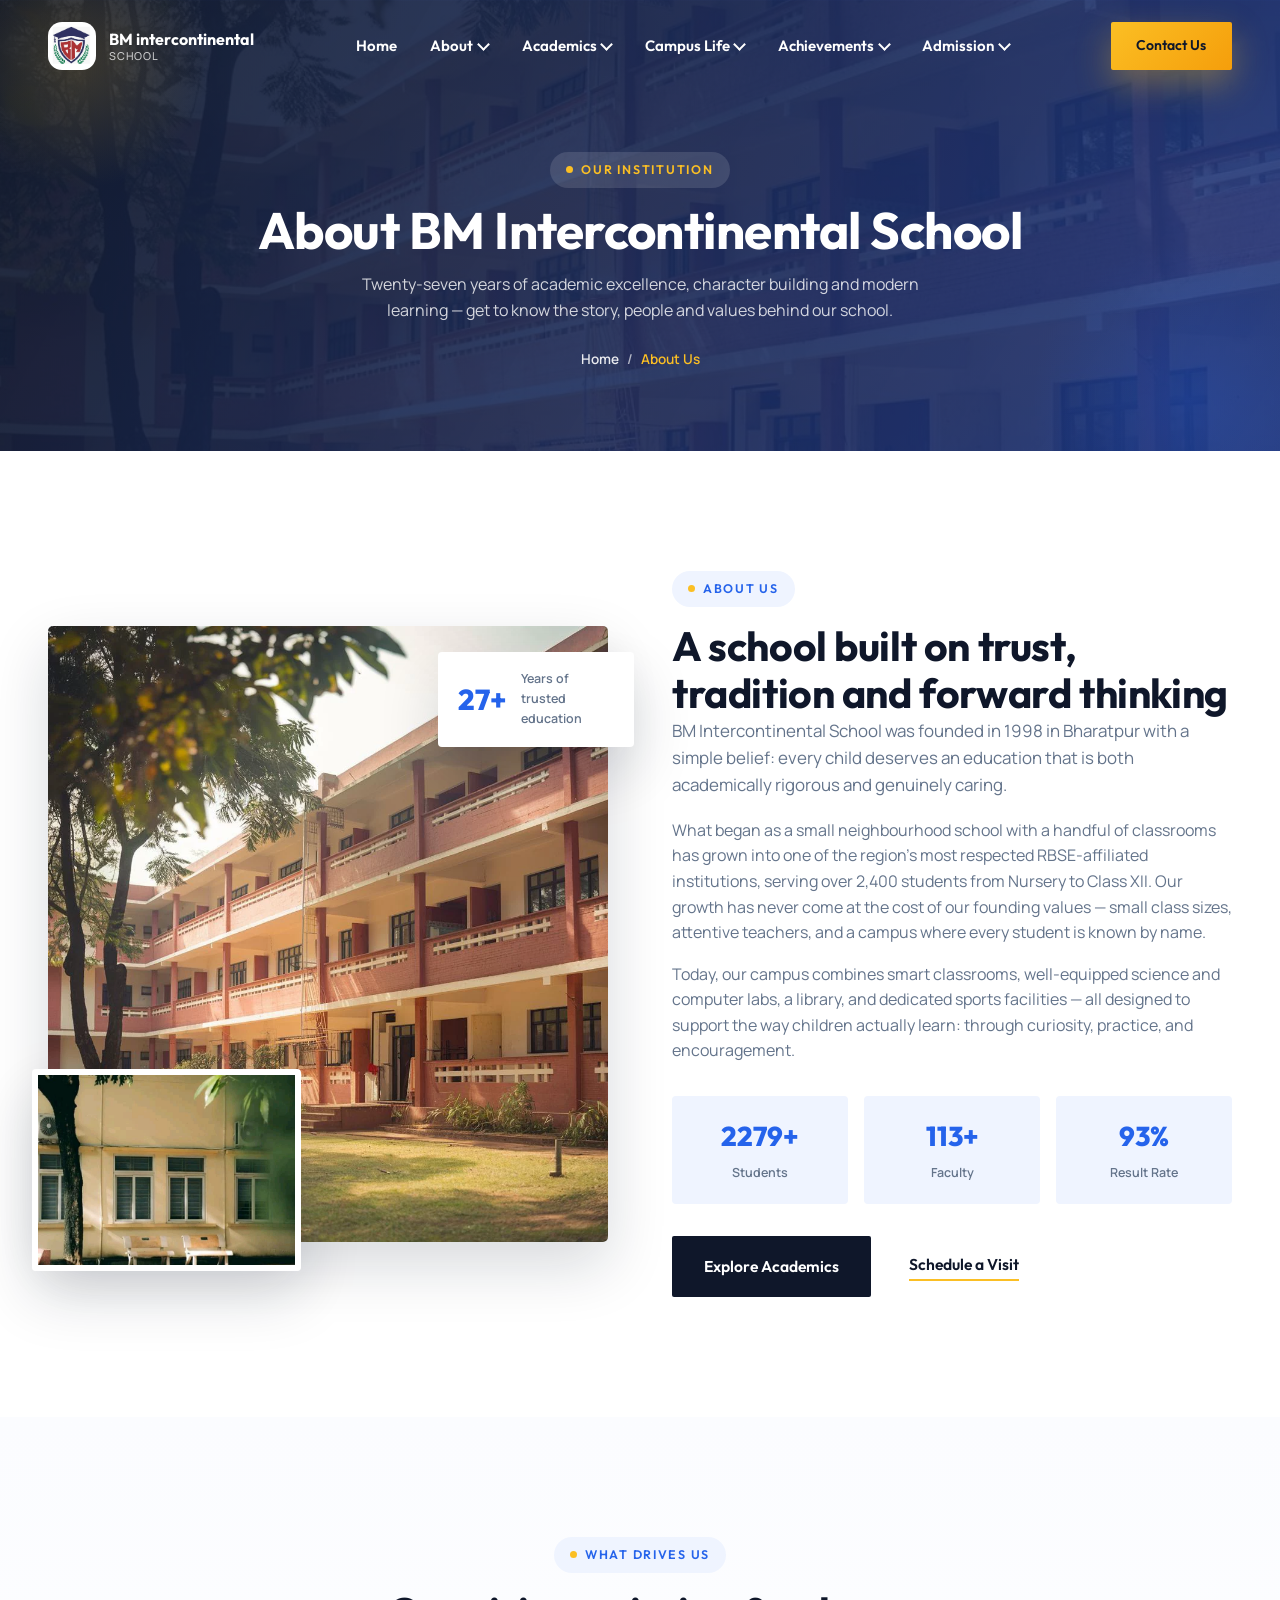
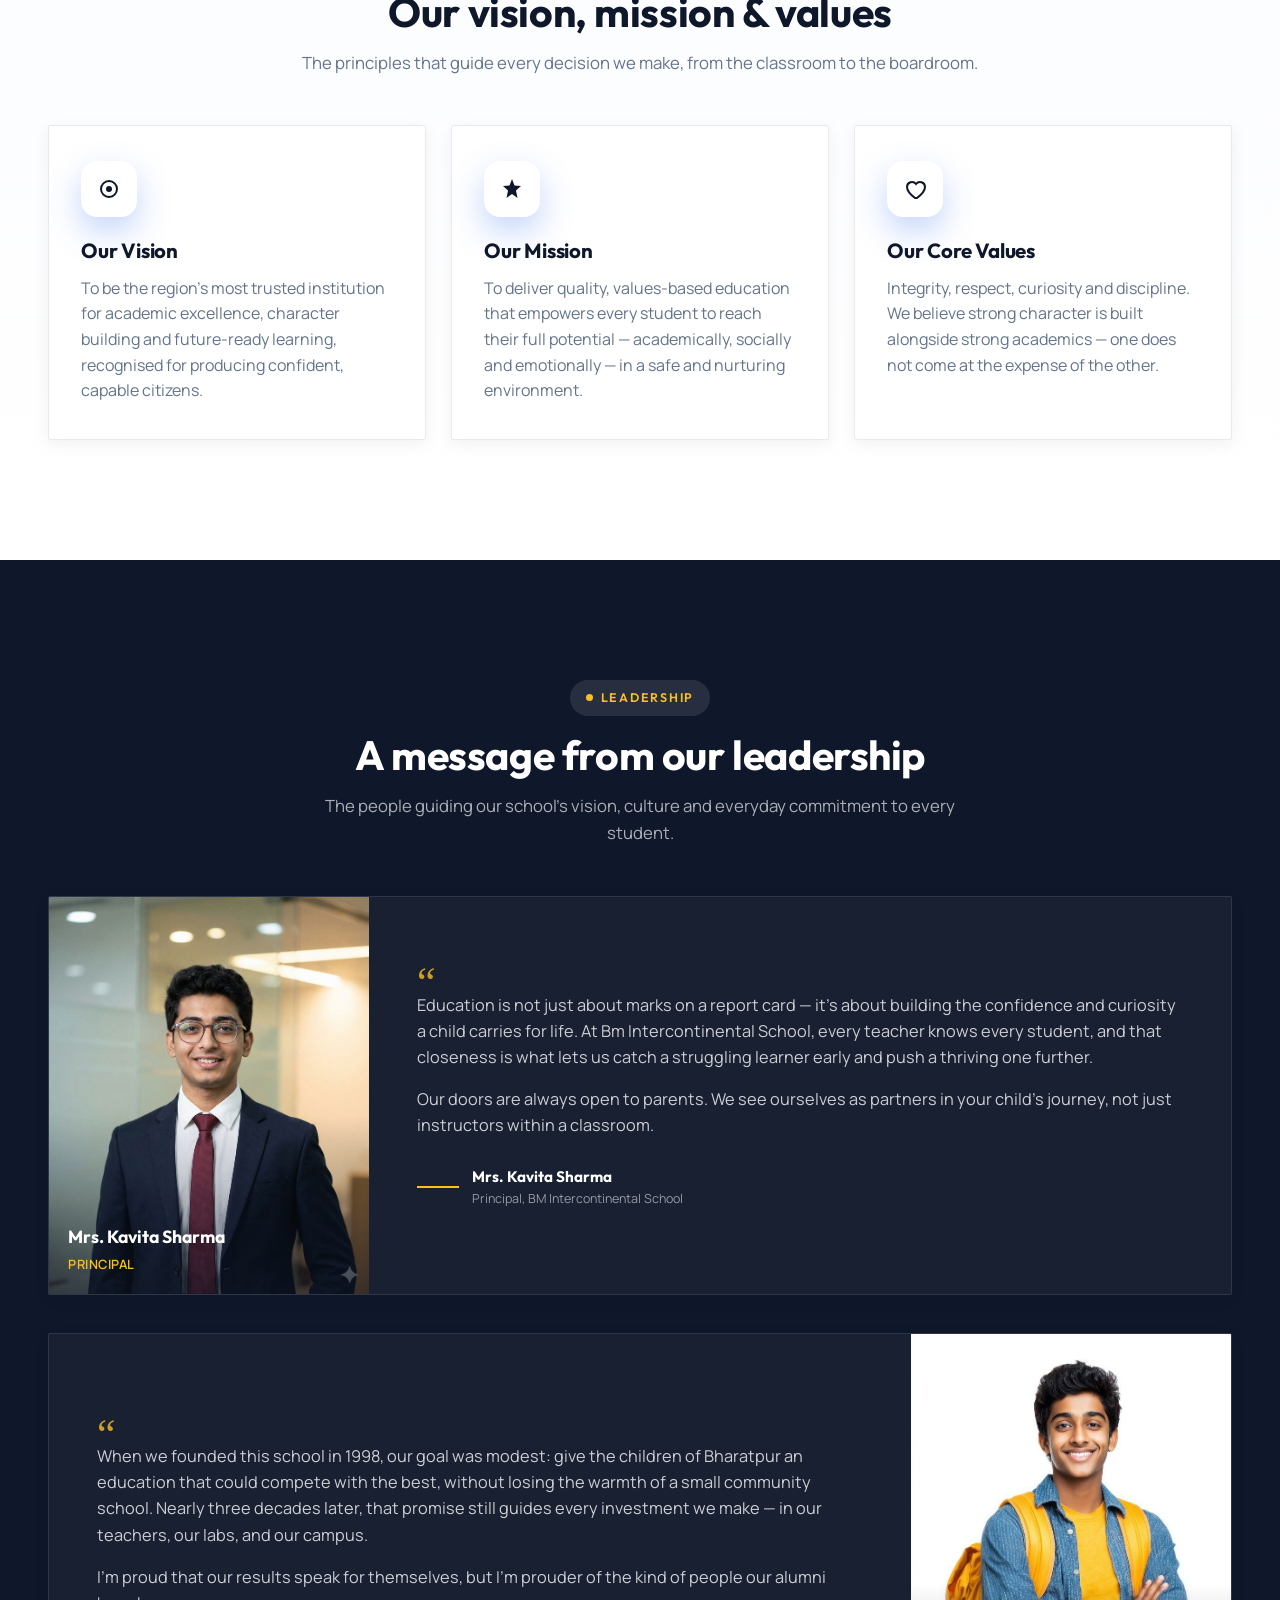
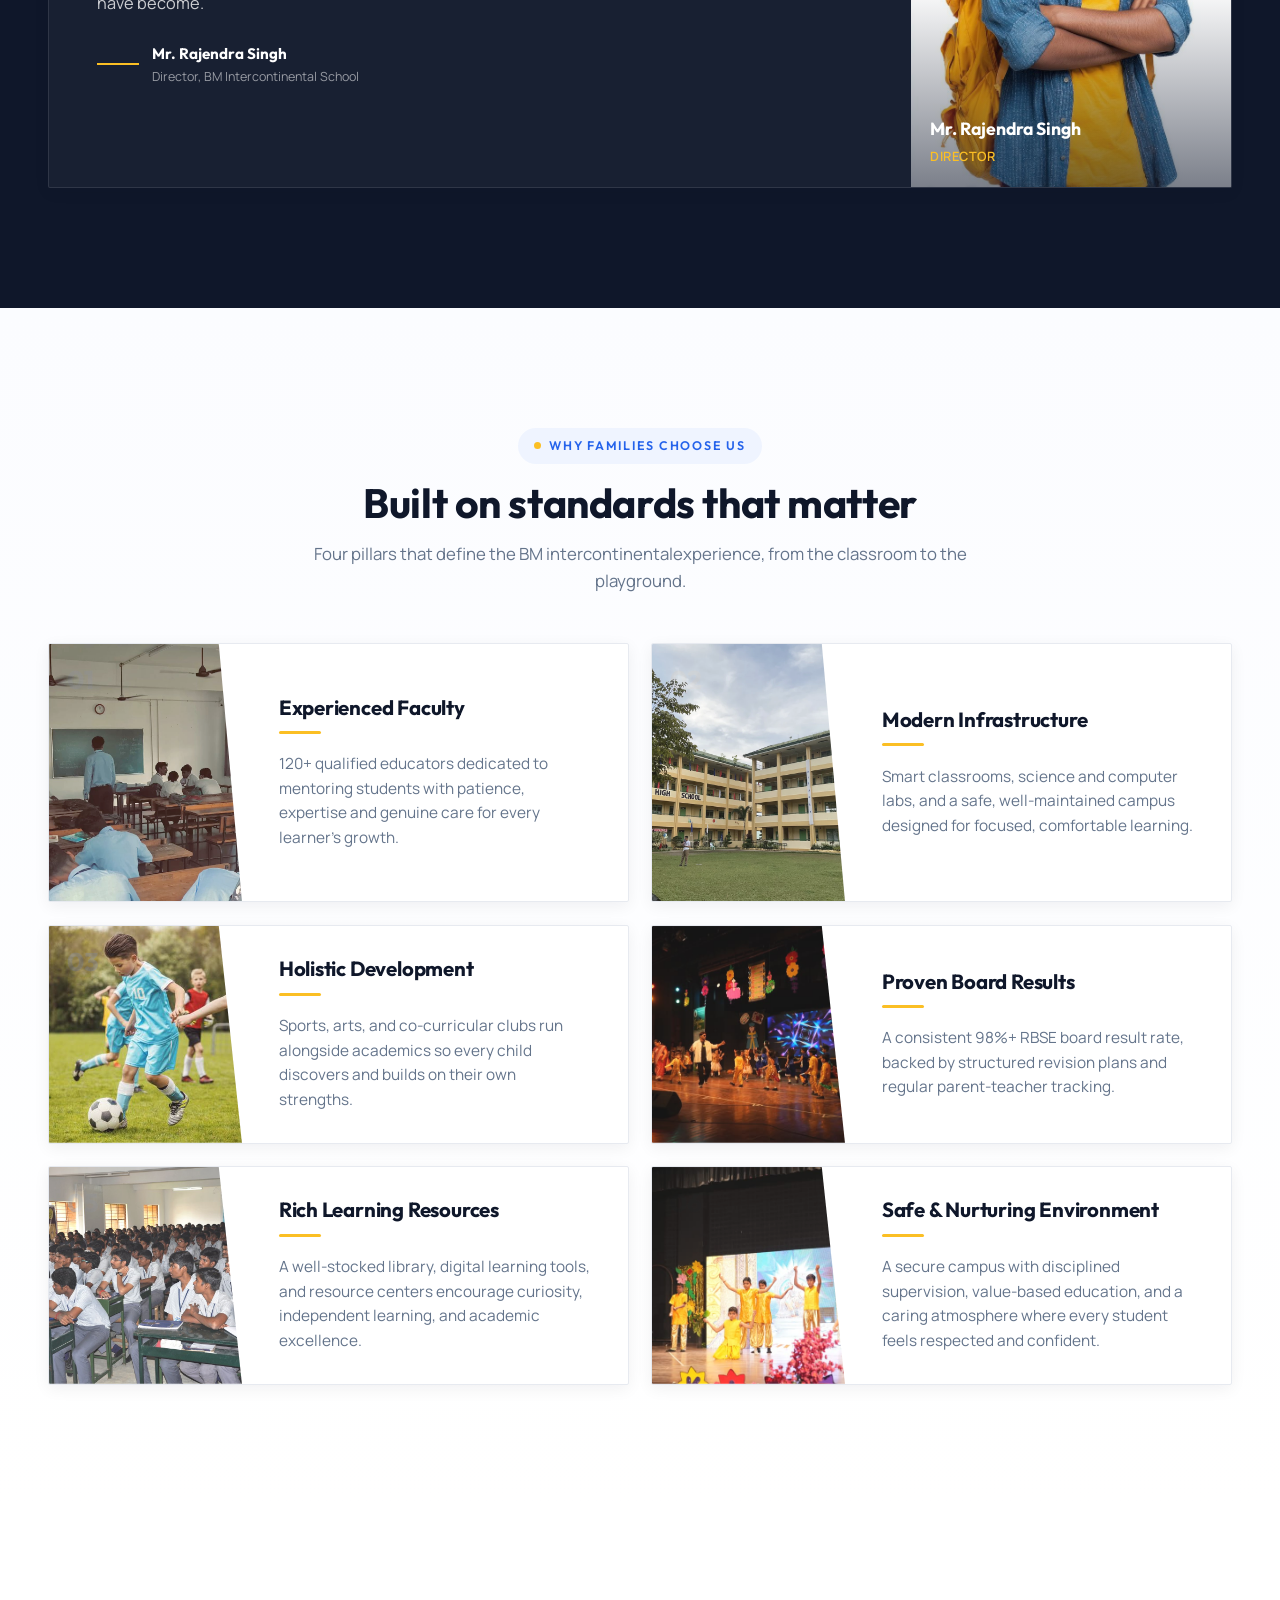
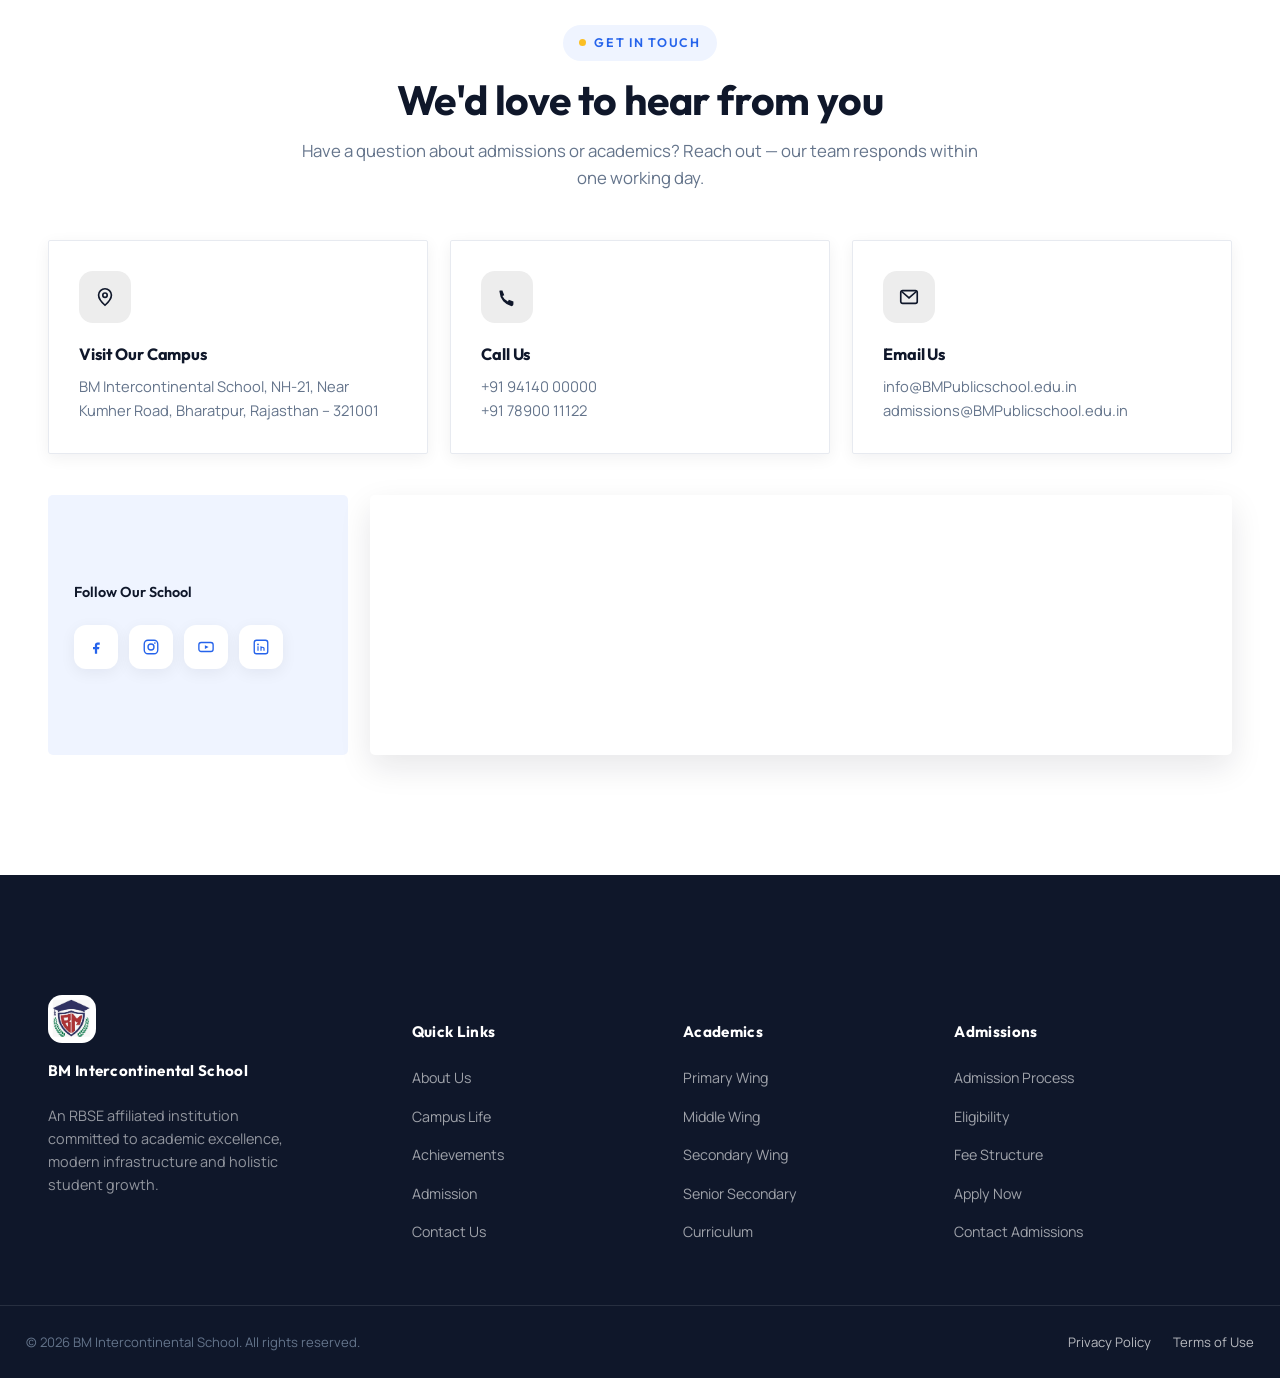
<file: about.html>
<!DOCTYPE html>
<html lang="en">

<head>
  <meta charset="UTF-8">
  <meta name="viewport" content="width=device-width, initial-scale=1.0">
  <title>About Us | BM Intercontinental School | RBSE Affiliated</title>
  <meta name="description"
    content="Learn about BM Intercontinental School's story, vision, mission, values, and read messages from our Principal and Director.">
        <link rel="icon" type="image/png" href="km.jpg">

  <link rel="preconnect" href="https://fonts.googleapis.com">
<link rel="preconnect" href="https://fonts.gstatic.com" crossorigin>
<link rel="stylesheet" href="https://fonts.googleapis.com/css2?family=Outfit:wght@400;500;600;700;800&family=Manrope:wght@400;500;600;700&display=swap">
  <link rel="stylesheet" href="css/style.css">
  <link rel="stylesheet" href="css/home.css">
  <link rel="stylesheet" href="css/about.css">
</head>

<body class="is-loading">

  <!-- ============================== LOADER ============================== -->
  <div class="loader" data-loader aria-hidden="false">
    <div class="loader__content">

      <h1 class="loader__title">
        BM <span>Intercontinental</span>
      </h1>

      <p class="loader__subtitle">
        School
      </p>

      <div class="loader__dots" aria-hidden="true">
        <span></span>
        <span></span>
        <span></span>
      </div>

    </div>
  </div>

  <!-- ============================== NAVBAR ============================== -->
  <header class="navbar" data-navbar>
    <div class="container navbar__inner">
      <a href="index.html" class="navbar__brand">
        <div class="navbar__logo"><img src="km.jpg" alt=""></div>
        <div class="navbar__title">BM intercontinental<small>School</small></div>
      </a>

      <nav aria-label="Primary">
        <ul class="navbar__menu">
          <li><a href="index.html" class="navbar__link">Home</a></li>
          <li>
            <a href="about.html" class="navbar__link">About <span class="chev"></span></a>
            <div class="navbar__dropdown">
              <a href="about.html#story">Our Story</a>
              <a href="about.html#values">Vision &amp; Mission</a>
              <a href="about.html#leaders">Principal's message</a>
              <a href="about.html#leaders">Director's message</a>

              <a href="about.html#why">Why Choose Us</a>
            </div>
          </li>
          <li>
            <a href="academics.html" class="navbar__link">Academics <span class="chev"></span></a>
            <div class="navbar__dropdown">
              <a href="academics.html#curriculum">Curriculum</a>
              <a href="academics.html#primary">Primary Wing</a>
              <a href="academics.html#middle">Middle Wing</a>
              <a href="academics.html#secondary">Secondary Wing</a>
              <a href="academics.html#senior-secondary">Senior Secondary</a>
            </div>
          </li>

          <li>
            <a href="campuslife.html" class="navbar__link">Campus Life <span class="chev"></span></a>
            <div class="navbar__dropdown">
              <a href="campuslife.html#infrastructure">Infrastructure</a>
              <a href="campuslife.html#classrooms">Classrooms</a>
              <a href="campuslife.html#labs">Labs</a>
              <a href="campuslife.html#sports">Sports</a>
              <a href="campuslife.html#activities">Activities</a>
              <a href="campuslife.html#events">Events & Celebration</a>
              <a href="campuslife.html#trips">Educational Trips</a>

            </div>
          </li>

          <li>
            <a href="achievements.html" class="navbar__link">Achievements <span class="chev"></span></a>
            <div class="navbar__dropdown">
              <a href="achievements.html#awards">Awards & Recognitions</a>
              <a href="achievements.html#academic-toppers">Academic Toppers</a>
              <a href="achievements.html#student-achievements">Other Achievements</a>


            </div>
          </li>
          <li>
            <a href="admission.html" class="navbar__link">Admission <span class="chev"></span></a>
            <div class="navbar__dropdown">
              <a href="admission.html#adm-process">Admission Process</a>
              <a href="admission.html#fees">Fee Structure</a>
              <a href="admission.html#eligibility">Eligibility</a>
              <a href="admission.html#eligibility">Documents Required</a>
              <a href="admission.html#admission-form">Apply Now</a>


            </div>
          </li>
        </ul>
      </nav>

      <div class="navbar__actions">
        <a href="#contact" class="btn btn-primary">Contact Us</a>
        <button class="hamburger" data-hamburger aria-label="Open menu" aria-expanded="false">
          <span></span><span></span><span></span>
        </button>
      </div>
    </div>
  </header>

  <!-- Mobile nav -->
  <div class="mobile-overlay" data-mobile-overlay></div>
  <nav class="mobile-nav" data-mobile-nav aria-label="Mobile">
    <ul>

      <li>
        <a href="index.html">Home</a>
      </li>

      <!-- About -->
      <li>
        <a href="about.html" data-mobile-toggle>
          About <span class="chev"></span>
        </a>
        <div class="mobile-nav__sub">
          <a href="about.html#story">Our Story</a>
          <a href="about.html#values">Vision &amp; Mission</a>
          <a href="about.html#leaders">Principal's Message</a>
          <a href="about.html#leaders">Director's Message</a>
          <a href="about.html#why">Why Choose Us</a>
        </div>
      </li>

      <!-- Academics -->
      <li>
        <a href="academics.html" data-mobile-toggle>
          Academics <span class="chev"></span>
        </a>
        <div class="mobile-nav__sub">
          <a href="academics.html#curriculum">Curriculum</a>
          <a href="academics.html#primary">Primary Wing</a>
          <a href="academics.html#middle">Middle Wing</a>
          <a href="academics.html#secondary">Secondary Wing</a>
          <a href="academics.html#senior-secondary">Senior Secondary</a>
        </div>
      </li>

      <!-- Campus Life -->
      <li>
        <a href="campuslife.html" data-mobile-toggle>
          Campus Life <span class="chev"></span>
        </a>
        <div class="mobile-nav__sub">
          <a href="campuslife.html#infrastructure">Infrastructure</a>
          <a href="campuslife.html#classrooms">Classrooms</a>
          <a href="campuslife.html#labs">Labs</a>
          <a href="campuslife.html#sports">Sports</a>
          <a href="campuslife.html#activities">Activities</a>
          <a href="campuslife.html#events">Events &amp; Celebrations</a>
          <a href="campuslife.html#trips">Educational Trips</a>
        </div>
      </li>

      <!-- Achievements -->
      <li>
        <a href="achievements.html" data-mobile-toggle>
          Achievements <span class="chev"></span>
        </a>
        <div class="mobile-nav__sub">
          <a href="achievements.html#awards">Awards &amp; Recognitions</a>
          <a href="achievements.html#academic-toppers">Academic Toppers</a>
          <a href="achievements.html#student-achievements">Other Achievements</a>
        </div>
      </li>

      <!-- Admission -->
      <li>
        <a href="admission.html" data-mobile-toggle>
          Admission <span class="chev"></span>
        </a>
        <div class="mobile-nav__sub">
          <a href="admission.html#adm-process">Admission Process</a>
          <a href="admission.html#fees">Fee Structure</a>
          <a href="admission.html#eligibility">Eligibility</a>
          <a href="admission.html#eligibility">Documents Required</a>
          <a href="admission.html#admission-form">Apply Now</a>
        </div>
      </li>

    </ul>

    <a href="#contact" class="btn btn-primary">Contact Us</a>
  </nav>
  <main id="top">

    <!-- ============================== PAGE BANNER ============================== -->
    <section class="page-banner">
      <div class="page-banner__shape page-banner__shape--1"></div>
      <div class="page-banner__shape page-banner__shape--2"></div>
      <div class="container page-banner__inner">
        <span class="eyebrow">Our Institution</span>
        <h1>About BM Intercontinental School</h1>
        <p>Twenty-seven years of academic excellence, character building and modern learning — get to know the story,
          people and values behind our school.</p>
        <div class="breadcrumb"><a href="index.html">Home</a> / <span>About Us</span></div>
      </div>
    </section>

    <!-- ============================== OUR STORY / ABOUT US ============================== -->
    <section class="section story" id="story">
      <div class="container story__grid">
        <div class="story__collage" data-reveal="left">
          <div class="story__badge">
            <b data-counter="27" data-suffix="+">0</b>
            <span>Years of trusted education</span>
          </div>
          <div class="story__collage-main">
            <img src="schoolgallery/campus.webp" alt="BM Intercontinental School campus building">
          </div>
          <div class="story__collage-float">
            <img src="schoolgallery/campus4.webp" alt="Students learning in a modern classroom">
          </div>
        </div>

        <div class="story__content" data-reveal="right">
          <span class="eyebrow">About Us</span>
          <h2>A school built on trust, tradition and forward thinking</h2>
          <p class="lead">BM Intercontinental School was founded in 1998 in Bharatpur with a simple belief:
            every child deserves an education that is both academically rigorous and genuinely caring.</p>
          <p>What began as a small neighbourhood school with a handful of classrooms has grown into one of the region's
            most respected RBSE-affiliated institutions, serving over 2,400 students from Nursery to Class XII. Our
            growth has never come at the cost of our founding values — small class sizes, attentive teachers, and a
            campus where every student is known by name.</p>
          <p>Today, our campus combines smart classrooms, well-equipped science and computer labs, a library, and
            dedicated sports facilities — all designed to support the way children actually learn: through curiosity,
            practice, and encouragement.</p>

          <div class="story__facts">
            <div class="story__fact"><b data-counter="2400" data-suffix="+">0</b><span>Students</span></div>
            <div class="story__fact"><b data-counter="120" data-suffix="+">0</b><span>Faculty</span></div>
            <div class="story__fact"><b data-counter="98" data-suffix="%">0</b><span>Result Rate</span></div>
          </div>

          <div class="about__actions">
            <a href="academics.html" class="btn btn-dark">Explore Academics</a>
            <a href="#contact" class="btn btn-ghost"><span>Schedule a Visit</span></a>
          </div>
        </div>
      </div>
    </section>

    <!-- ============================== VISION / MISSION / VALUES ============================== -->
    <section class="section values" id="values">
      <div class="container">
        <div class="section-head center" data-reveal="up">
          <span class="eyebrow">What Drives Us</span>
          <h2>Our vision, mission &amp; values</h2>
          <p>The principles that guide every decision we make, from the classroom to the boardroom.</p>
        </div>

        <div class="values__grid">
          <article class="values__card card" data-reveal="up">
            <div class="icon"><svg width="24" height="24" viewBox="0 0 24 24" fill="none">
                <circle cx="12" cy="12" r="8" stroke="#0F172A" stroke-width="2" />
                <circle cx="12" cy="12" r="3" fill="#0F172A" />
              </svg></div>
            <h3>Our Vision</h3>
            <p>To be the region's most trusted institution for academic excellence, character building and future-ready
              learning, recognised for producing confident, capable citizens.</p>
          </article>

          <article class="values__card card" data-reveal="up" style="--i:1">
            <div class="icon"><svg width="24" height="24" viewBox="0 0 24 24" fill="none">
                <path d="M12 2l2.5 6.5L21 9l-5 4.5L17.5 21 12 17l-5.5 4L8 13.5 3 9l6.5-.5L12 2z" fill="#0F172A" />
              </svg></div>
            <h3>Our Mission</h3>
            <p>To deliver quality, values-based education that empowers every student to reach their full potential —
              academically, socially and emotionally — in a safe and nurturing environment.</p>
          </article>

          <article class="values__card card" data-reveal="up" style="--i:2">
            <div class="icon"><svg width="24" height="24" viewBox="0 0 24 24" fill="none">
                <path d="M12 21c-4-3-8-6.5-8-11a5 5 0 019-3 5 5 0 019 3c0 4.5-4 8-8 11z" stroke="#0F172A"
                  stroke-width="2" />
              </svg></div>
            <h3>Our Core Values</h3>
            <p>Integrity, respect, curiosity and discipline. We believe strong character is built alongside strong
              academics — one does not come at the expense of the other.</p>
          </article>
        </div>
      </div>
    </section>

    <!-- ============================== PRINCIPAL / DIRECTOR MESSAGE ============================== -->
    <section class="section leaders" id="leaders">
      <div class="container">
        <div class="section-head center" data-reveal="up">
          <span class="eyebrow">Leadership</span>
          <h2>A message from our leadership</h2>
          <p>The people guiding our school's vision, culture and everyday commitment to every student.</p>
        </div>

        <div class="leaders__list">
          <article class="leader-card card" data-reveal="left">
            <div class="leader-card__media">
              <img src="demoprofile/pfp2.jpg" alt="Portrait of the Principal of BM Intercontinental School">
              <div class="leader-card__role"><b>Mrs. Kavita Sharma</b><span>Principal</span></div>
            </div>
            <div class="leader-card__body">
              <span class="leader-card__quote">&ldquo;</span>
              <p>Education is not just about marks on a report card — it's about building the confidence and curiosity a
                child carries for life. At Bm Intercontinental School, every teacher knows every student, and that closeness is what
                lets us catch a struggling learner early and push a thriving one further.</p>
              <p>Our doors are always open to parents. We see ourselves as partners in your child's journey, not just
                instructors within a classroom.</p>
              <div class="leader-card__sign">
                <div class="line"></div>
                <div><b>Mrs. Kavita Sharma</b><span>Principal, BM Intercontinental School</span></div>
              </div>
            </div>
          </article>

          <article class="leader-card card" data-reveal="right">
            <div class="leader-card__media">
              <img src="demoprofile/pfp6.jpg" alt="Portrait of the Director of BM Intercontinental School">
              <div class="leader-card__role"><b>Mr. Rajendra Singh</b><span>Director</span></div>
            </div>
            <div class="leader-card__body">
              <span class="leader-card__quote">&ldquo;</span>
              <p>When we founded this school in 1998, our goal was modest: give the children of Bharatpur an education
                that could compete with the best, without losing the warmth of a small community school. Nearly three
                decades later, that promise still guides every investment we make — in our teachers, our labs, and our
                campus.</p>
              <p>I'm proud that our results speak for themselves, but I'm prouder of the kind of people our alumni have
                become.</p>
              <div class="leader-card__sign">
                <div class="line"></div>
                <div><b>Mr. Rajendra Singh</b><span>Director, BM Intercontinental School</span></div>
              </div>
            </div>
          </article>
        </div>
      </div>
    </section>

    <!-- ============================== WHY CHOOSE US (EXTENDED) ============================== -->
    <section class="section why" id="why">
      <div class="container">
        <div class="section-head center" data-reveal="up">
          <span class="eyebrow">Why Families Choose Us</span>
          <h2>Built on standards that matter</h2>
          <p>Four pillars that define the BM intercontinentalexperience, from the classroom to the playground.</p>
        </div>

        <div class="why__grid" data-stagger>
          <article class="why__card card" data-reveal="up" style="--i:0">
            <div class="why__card-media">
              <span class="num">01</span>
              <img src="schoolgallery/classroom1.jpg" alt="Experienced teacher guiding students">
            </div>
            <div class="why__card-body">
              <h3>Experienced Faculty</h3>
              <p>120+ qualified educators dedicated to mentoring students with patience, expertise and genuine care for
                every learner's growth.</p>
            </div>
          </article>

          <article class="why__card card" data-reveal="up" style="--i:1">
            <div class="why__card-media">
              <span class="num">02</span>
              <img src="schoolgallery/campus2.webp" alt="Modern school infrastructure">
            </div>
            <div class="why__card-body">
              <h3>Modern Infrastructure</h3>
              <p>Smart classrooms, science and computer labs, and a safe, well-maintained campus designed for focused,
                comfortable learning.</p>
            </div>
          </article>

          <article class="why__card card" data-reveal="up" style="--i:2">
            <div class="why__card-media">
              <span class="num">03</span>
              <img src="schoolgallery/sports.jpg" alt="Students participating in sports activities">
            </div>
            <div class="why__card-body">
              <h3>Holistic Development</h3>
              <p>Sports, arts, and co-curricular clubs run alongside academics so every child discovers and builds on
                their own strengths.</p>
            </div>
          </article>

          <article class="why__card card" data-reveal="up" style="--i:3">
            <div class="why__card-media">
              <span class="num">04</span>
              <img src="schoolgallery/annual.jpg" alt="Consistently strong RBSE board exam results">
            </div>
            <div class="why__card-body">
              <h3>Proven Board Results</h3>
              <p>A consistent 98%+ RBSE board result rate, backed by structured revision plans and regular
                parent-teacher tracking.</p>
            </div>
          </article>
          <article class="why__card card" data-reveal="up" style="--i:4">
            <div class="why__card-media">
              <span class="num">05</span>
              <img src="schoolgallery/classroom3.jpg" alt="Students studying in the school library">
            </div>
            <div class="why__card-body">
              <h3>Rich Learning Resources</h3>
              <p>A well-stocked library, digital learning tools, and resource centers encourage curiosity, independent
                learning, and academic excellence.</p>
            </div>
          </article>

          <article class="why__card card" data-reveal="up" style="--i:5">
            <div class="why__card-media">
              <span class="num">06</span>
              <img src="schoolgallery/annual2.jpg"
                alt="Students participating in cultural and extracurricular activities">
            </div>
            <div class="why__card-body">
              <h3>Safe & Nurturing Environment</h3>
              <p>A secure campus with disciplined supervision, value-based education, and a caring atmosphere where
                every student feels respected and confident.</p>
            </div>
          </article>
        </div>
      </div>
    </section>

    <!-- ============================== CONTACT ============================== -->
    <section class="section contact" id="contact">
      <div class="container">
        <div class="section-head center" data-reveal="up">
          <span class="eyebrow">Get In Touch</span>
          <h2>We'd love to hear from you</h2>
          <p>Have a question about admissions or academics? Reach out — our team responds within one working day.</p>
        </div>

        <div class="contact__grid">
          <div class="contact-card card" data-reveal="up">
            <div class="icon"><svg width="22" height="22" viewBox="0 0 24 24" fill="none">
                <path d="M12 21s-7-6.2-7-11.2A7 7 0 0112 3a7 7 0 017 6.8C19 14.8 12 21 12 21z" stroke="#0F172A"
                  stroke-width="1.8" />
                <circle cx="12" cy="10" r="2.4" stroke="#0F172A" stroke-width="1.8" />
              </svg></div>
            <h4>Visit Our Campus</h4>
            <p>BM Intercontinental School, NH-21, Near Kumher Road, Bharatpur, Rajasthan – 321001</p>
          </div>
          <div class="contact-card card" data-reveal="up" style="--i:1">
            <div class="icon"><svg width="22" height="22" viewBox="0 0 24 24" fill="none">
                <path d="M4 5h3l2 5-2 1a12 12 0 006 6l1-2 5 2v3a2 2 0 01-2 2A16 16 0 014 7a2 2 0 010-2z"
                  fill="#0F172A" />
              </svg></div>
            <h4>Call Us</h4>
            <p>+91 94140 00000<br>+91 78900 11122</p>
          </div>
          <div class="contact-card card" data-reveal="up" style="--i:2">
            <div class="icon"><svg width="22" height="22" viewBox="0 0 24 24" fill="none">
                <rect x="3" y="5" width="18" height="14" rx="2" stroke="#0F172A" stroke-width="1.8" />
                <path d="M4 6l8 7 8-7" stroke="#0F172A" stroke-width="1.8" />
              </svg></div>
            <h4>Email Us</h4>
            <p>info@BMPublicschool.edu.in<br>admissions@BMPublicschool.edu.in</p>
          </div>
        </div>

        <div class="contact__lower" data-reveal="up">
          <div class="contact__social">
            <p>Follow Our School</p>
            <div class="contact__social-icons">
              <a href="#" aria-label="Facebook"><svg width="18" height="18" viewBox="0 0 24 24" fill="none">
                  <path d="M14 9h3V6h-3c-2 0-3.5 1.5-3.5 3.5V12H8v3h2.5v6h3v-6H16l.5-3h-3V9.8c0-.5.2-.8.8-.8z"
                    fill="#2563EB" />
                </svg></a>
              <a href="#" aria-label="Instagram"><svg width="18" height="18" viewBox="0 0 24 24" fill="none">
                  <rect x="3" y="3" width="18" height="18" rx="5" stroke="#2563EB" stroke-width="1.8" />
                  <circle cx="12" cy="12" r="4" stroke="#2563EB" stroke-width="1.8" />
                  <circle cx="17.2" cy="6.8" r="1.1" fill="#2563EB" />
                </svg></a>
              <a href="#" aria-label="YouTube"><svg width="18" height="18" viewBox="0 0 24 24" fill="none">
                  <rect x="2.5" y="6" width="19" height="12" rx="3" stroke="#2563EB" stroke-width="1.8" />
                  <path d="M10.5 9.5l5 2.5-5 2.5z" fill="#2563EB" />
                </svg></a>
              <a href="#" aria-label="LinkedIn"><svg width="18" height="18" viewBox="0 0 24 24" fill="none">
                  <rect x="3" y="3" width="18" height="18" rx="3" stroke="#2563EB" stroke-width="1.8" />
                  <circle cx="8" cy="8.5" r="1.2" fill="#2563EB" />
                  <path d="M8 11v6M12 11v6M12 13.5c0-1.6 4-1.6 4 0V17" stroke="#2563EB" stroke-width="1.6" />
                </svg></a>
            </div>
          </div>
          <div class="contact__map">
            <iframe src="https://www.google.com/maps?q=Bharatpur,Rajasthan&output=embed" title="School location map"
              loading="lazy" referrerpolicy="no-referrer-when-downgrade"></iframe>
          </div>
        </div>
      </div>
    </section>
  </main>

  <!-- ============================== FOOTER ============================== -->
  <footer class="footer">
    <div class="container footer__top">
      <div class="footer__brand">
        <div class="navbar__logo"><img src="km.jpg" alt=""></div>
        <h5 style="margin-top:1rem;">BM Intercontinental School</h5>
        <p>An RBSE affiliated institution committed to academic excellence, modern infrastructure and holistic student
          growth.</p>
      </div>

      <div>
        <h5>Quick Links</h5>
        <ul>
          <li><a href="about.html">About Us</a></li>
          <li><a href="campuslife.html">Campus Life</a></li>
          <li><a href="achievements.html">Achievements</a></li>
          <li><a href="admission.html">Admission</a></li>
          <li><a href="#contact">Contact Us</a></li>
        </ul>
      </div>

      <div>
        <h5>Academics</h5>
        <ul>
          <li><a href="academics.html#primary">Primary Wing</a></li>
          <li><a href="academics.html#middle">Middle Wing</a></li>
          <li><a href="academics.html#secondary">Secondary Wing</a></li>
          <li><a href="academics.html#senior-secondary">Senior Secondary</a></li>
          <li><a href="academics.html#curriculum">Curriculum</a></li>
        </ul>
      </div>

      <div>
        <h5>Admissions</h5>
        <ul>
          <li><a href="admission.html#adm-process">Admission Process</a></li>
          <li><a href="admission.html#eligibility">Eligibility</a></li>
          <li><a href="admission.html#fees">Fee Structure</a></li>
          <li><a href="admission.html#admission-form">Apply Now</a></li>
          <li><a href="#contact">Contact Admissions</a></li>
        </ul>
      </div>
    </div>

    <div class="container footer__bottom">
      <p>© <span data-year>2026</span> BM Intercontinental School. All rights reserved.</p>
      <div class="legal">
        <a href="#">Privacy Policy</a>
        <a href="#">Terms of Use</a>
      </div>
    </div>
  </footer>

  <button class="back-to-top" data-back-to-top aria-label="Back to top">
    <svg width="18" height="18" viewBox="0 0 24 24" fill="none">
      <path d="M12 19V5M5 12l7-7 7 7" stroke="#0F172A" stroke-width="2.2" stroke-linecap="round"
        stroke-linejoin="round" />
    </svg>
  </button>

  <script src="js/loader.js" defer ></script>
  <script src="js/navbar.js" defer ></script>
  <script src="js/counters.js" defer ></script>
  <script src="js/animations.js" defer ></script>
  <script src="js/backtotop.js" defer ></script>
  <script src="js/main.js" defer ></script>
</body>

</html>
</file>
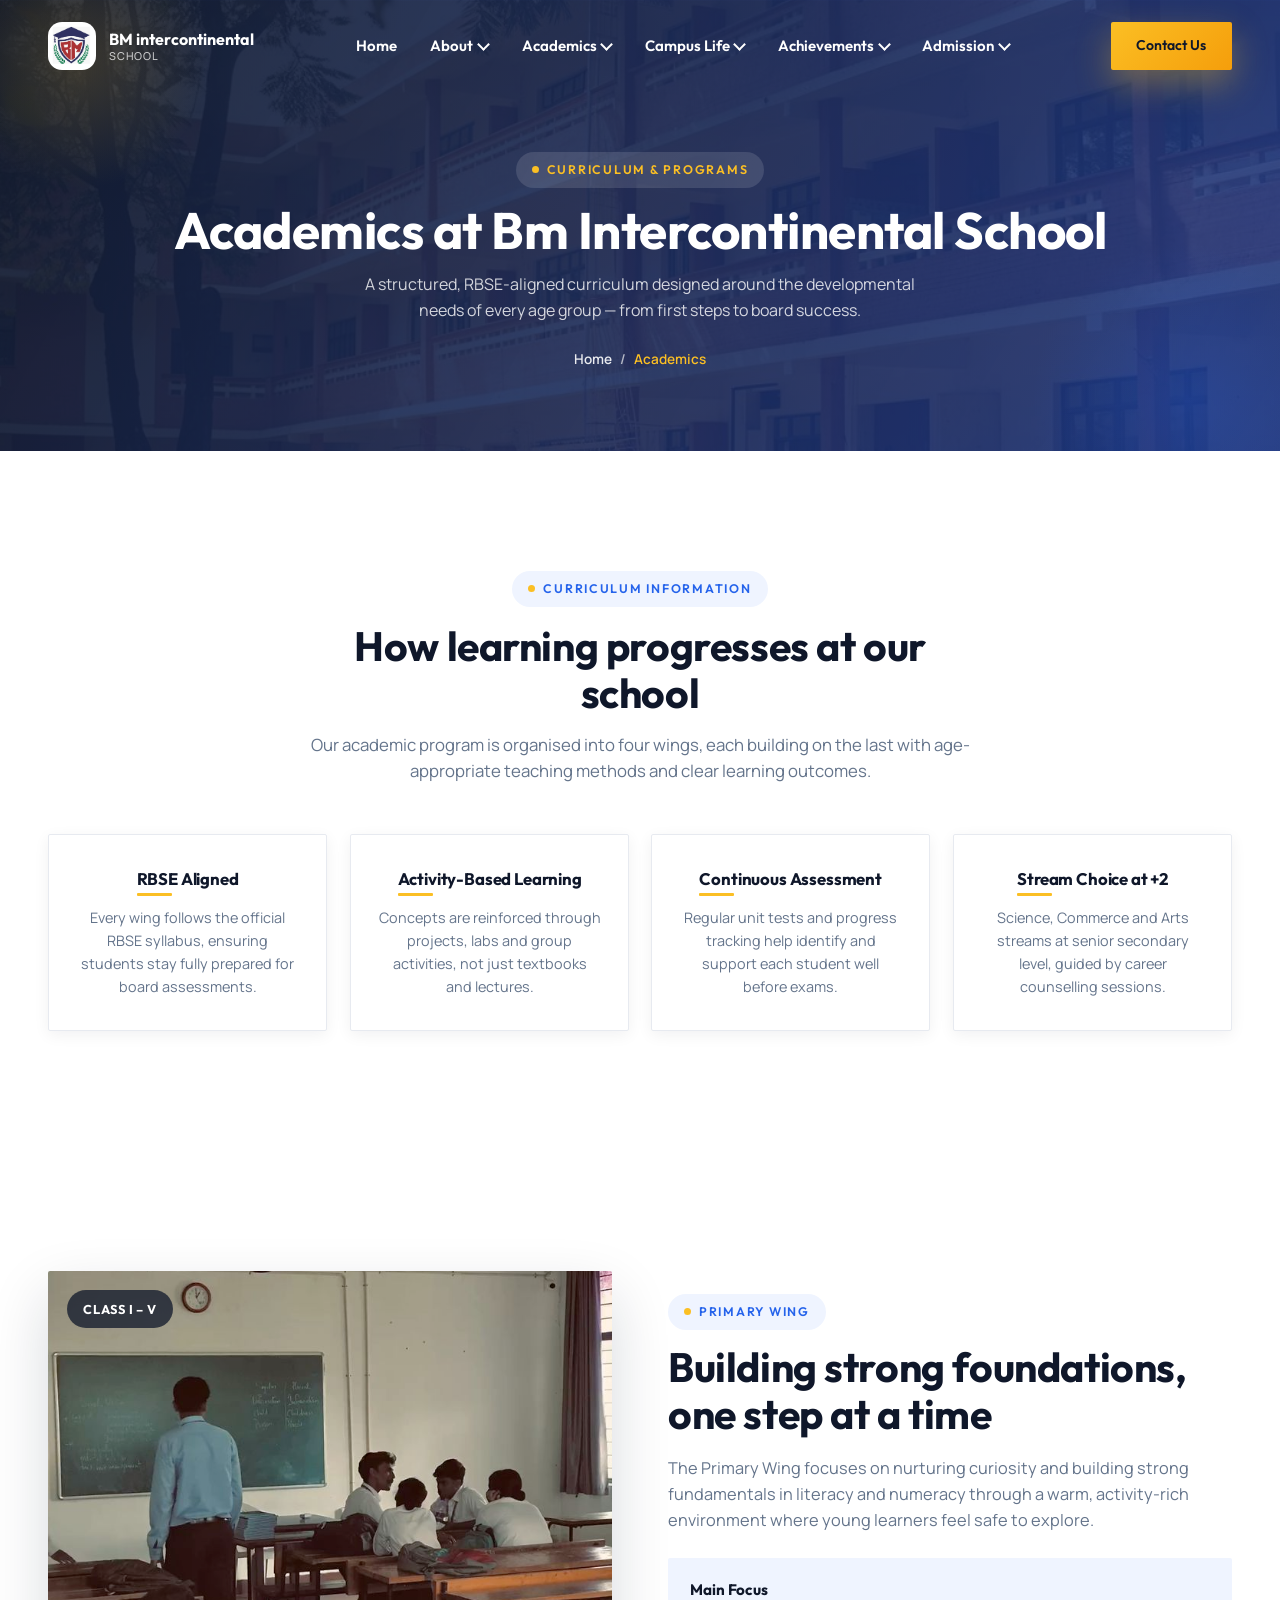
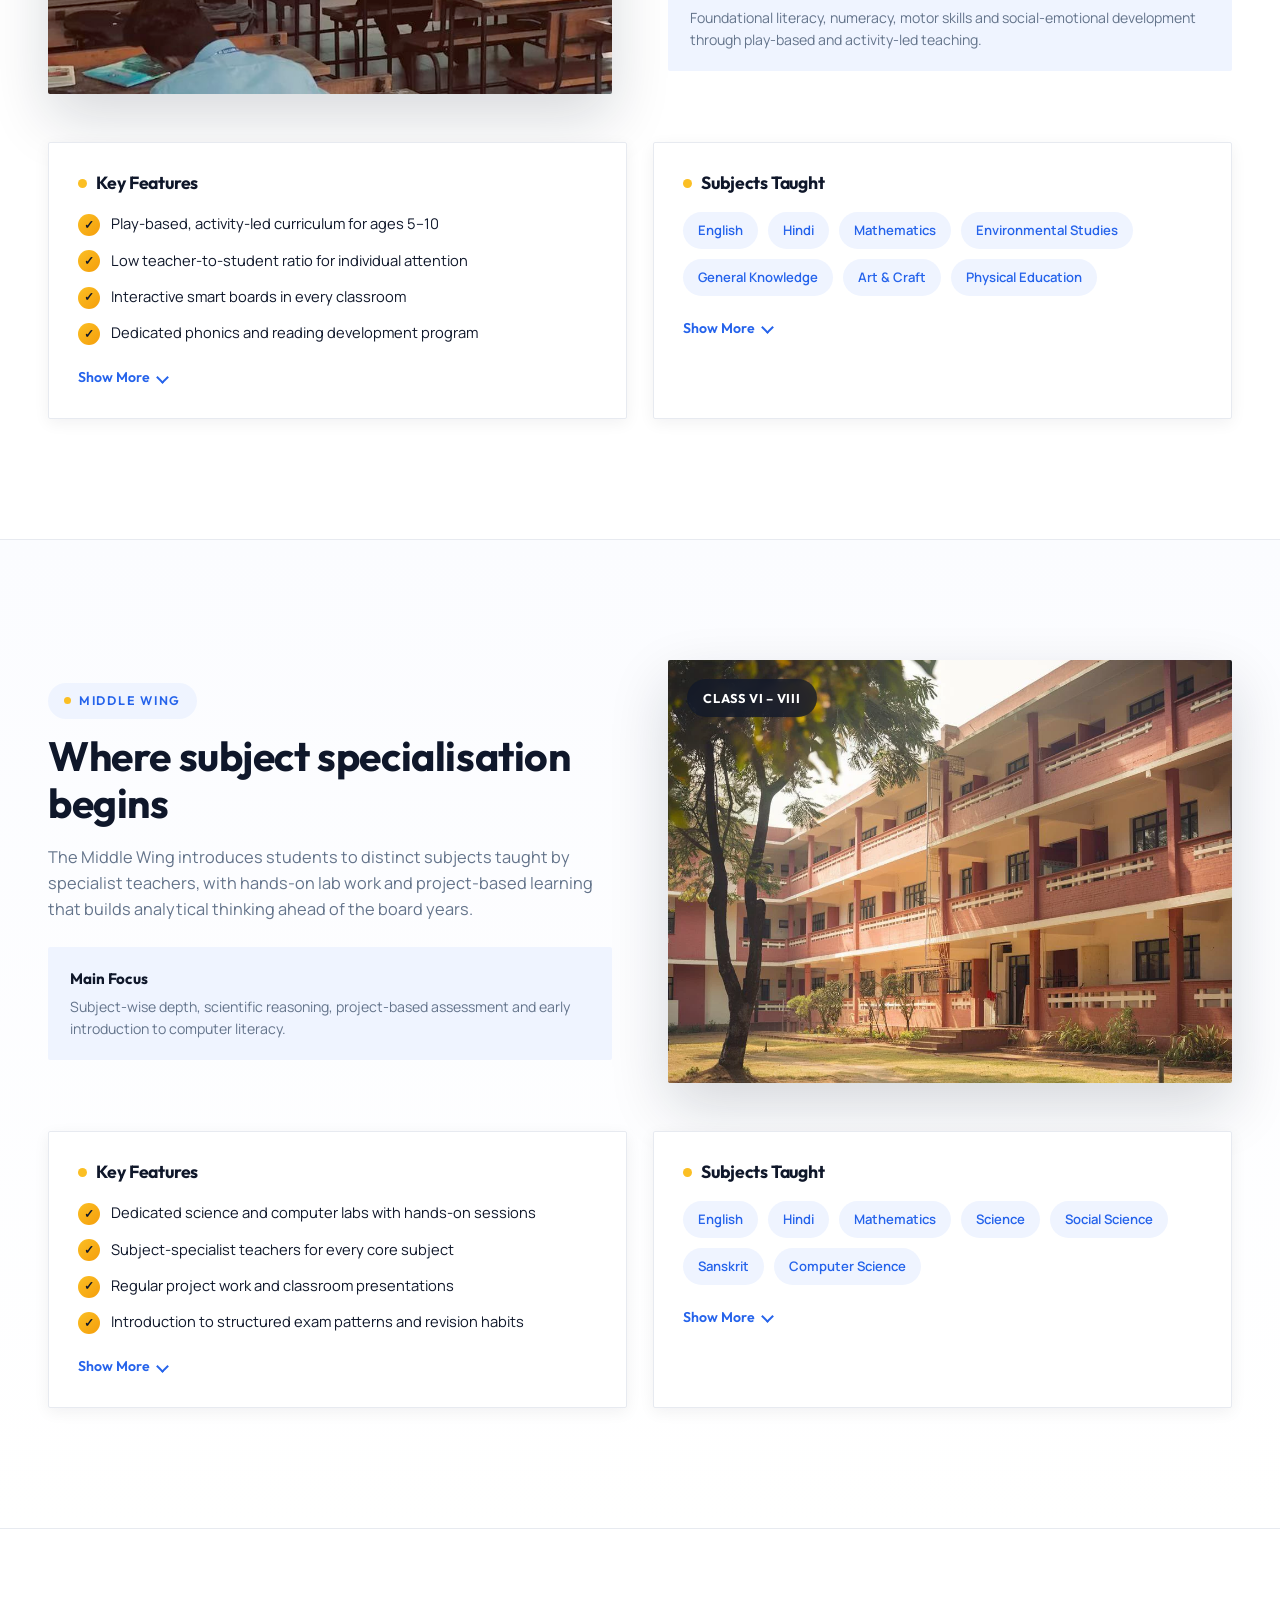
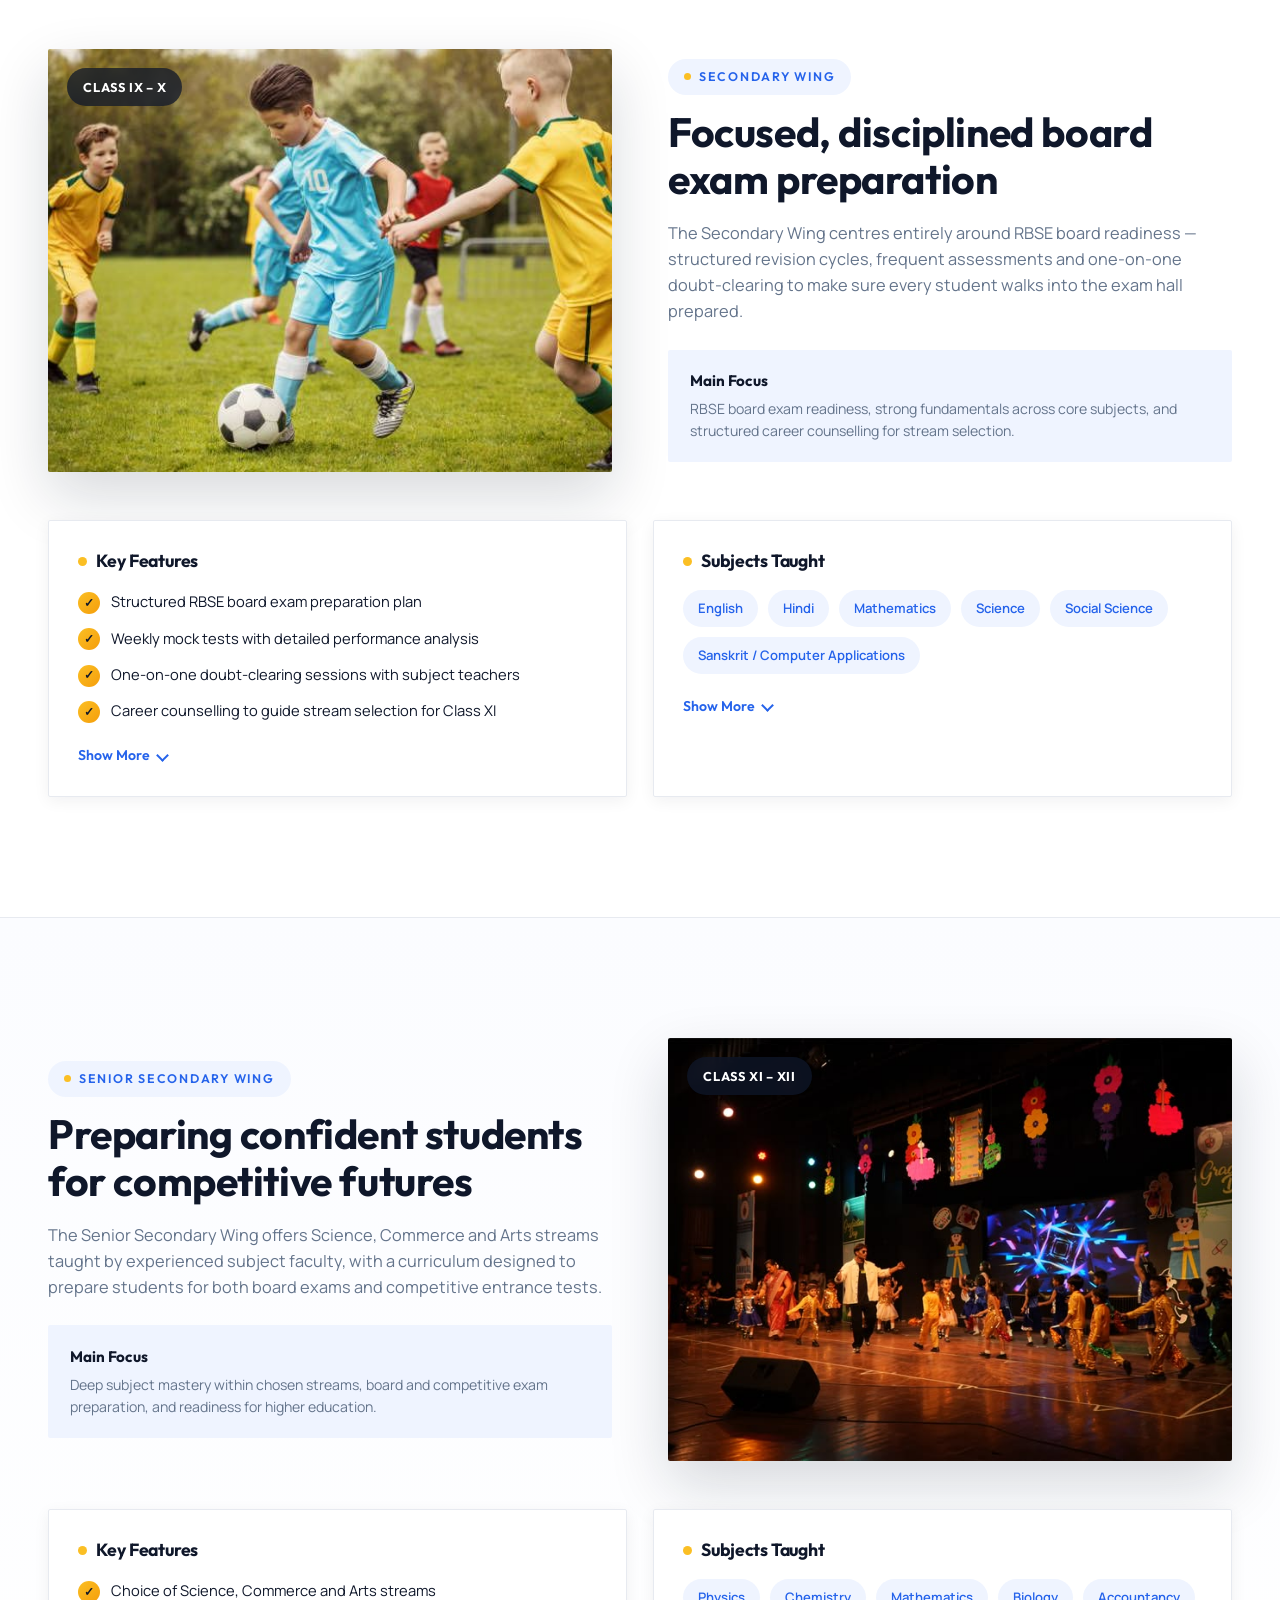
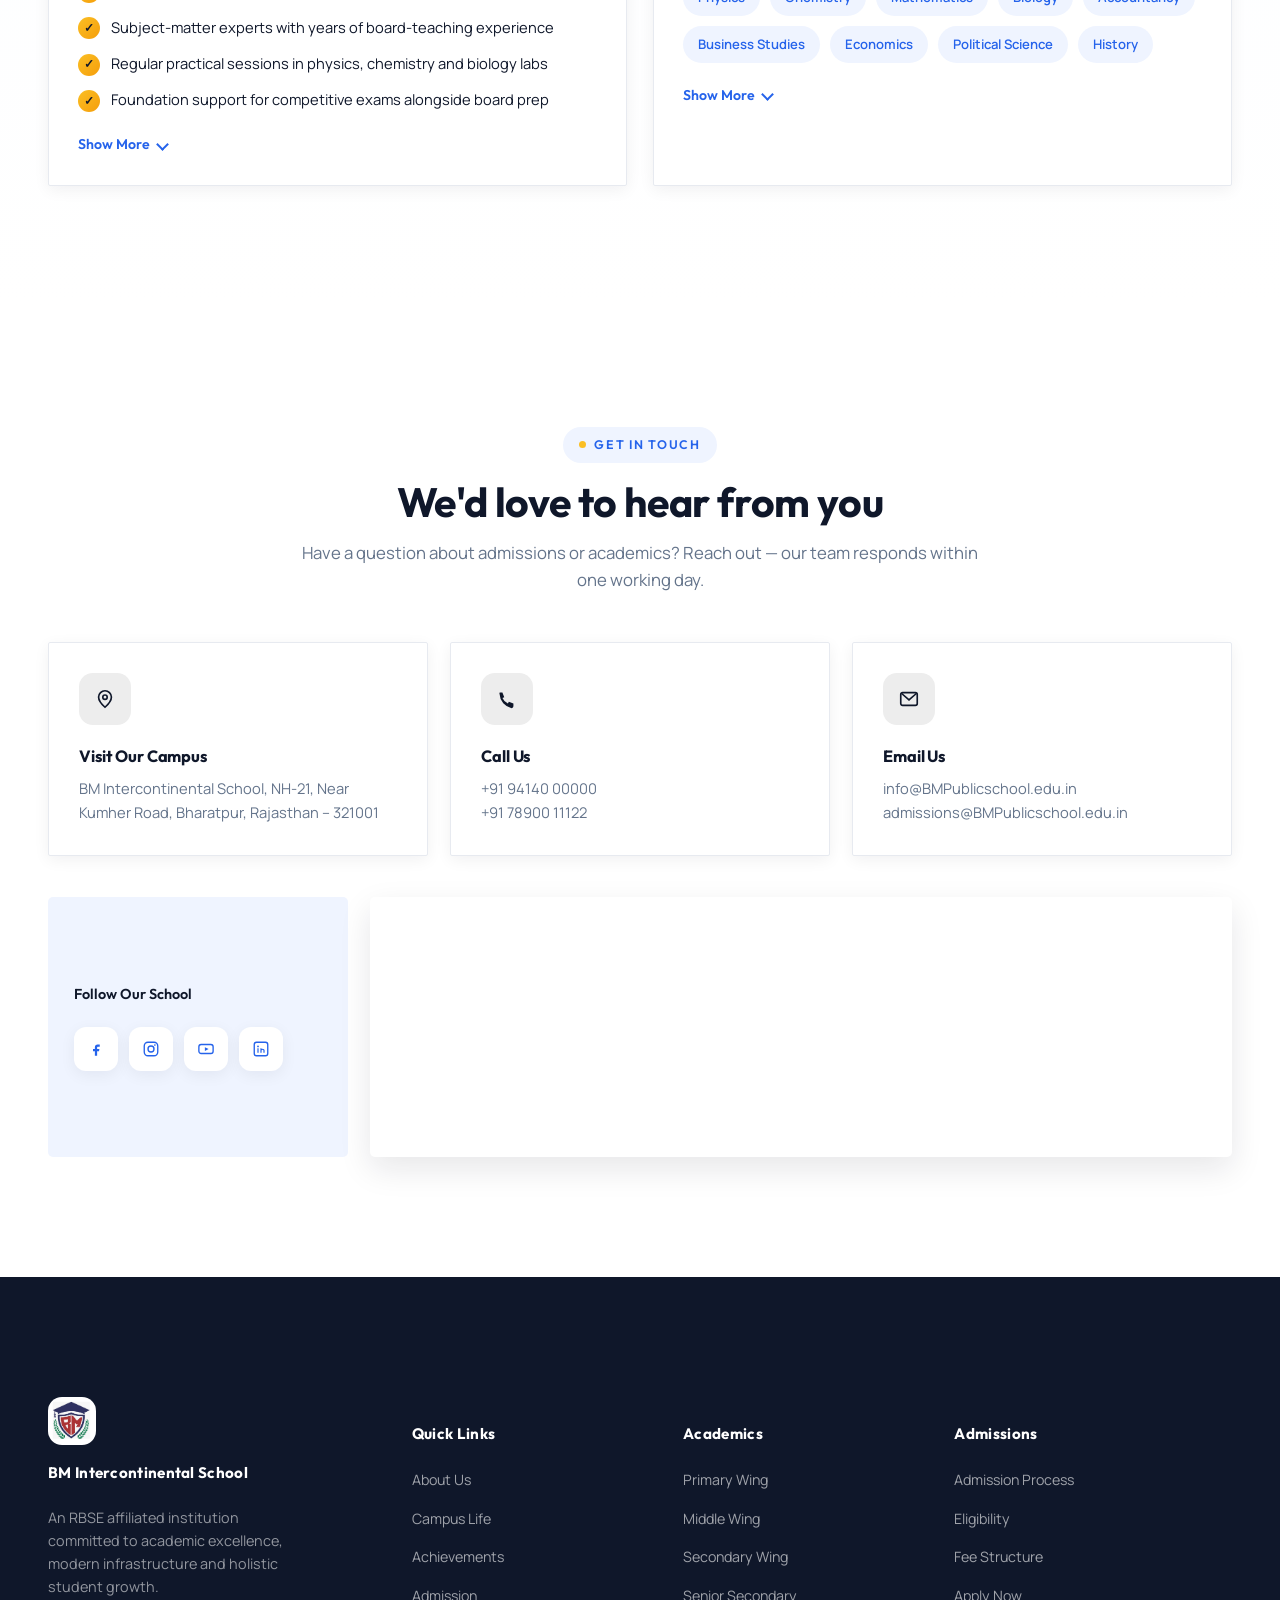
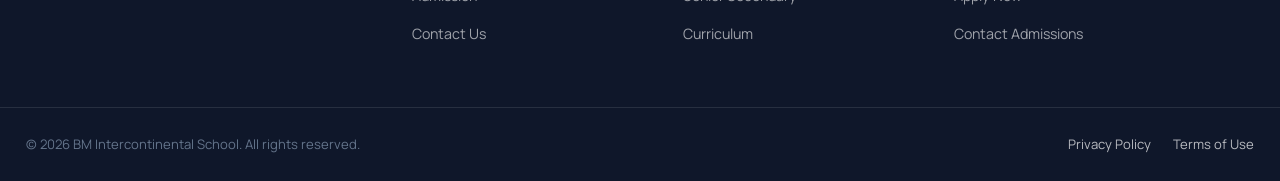
<file: academics.html>
<!DOCTYPE html>
<html lang="en">
<head>
<meta charset="UTF-8">
<meta name="viewport" content="width=device-width, initial-scale=1.0">
<title>Academics | BM Intercontinental School | RBSE Affiliated</title>
<meta name="description" content="Explore the curriculum at BM Intercontinental School — Primary, Middle, Secondary and Senior Secondary wings, their focus areas, features and subjects.">
    <link rel="icon" type="image/png" href="km.jpg">

<link rel="preconnect" href="https://fonts.googleapis.com">
<link rel="preconnect" href="https://fonts.gstatic.com" crossorigin>
<link rel="stylesheet" href="https://fonts.googleapis.com/css2?family=Outfit:wght@400;500;600;700;800&family=Manrope:wght@400;500;600;700&display=swap">
<link rel="stylesheet" href="css/style.css">
<link rel="stylesheet" href="css/academics.css">
</head>
<body class="is-loading">

<!-- ============================== LOADER ============================== -->
<div class="loader" data-loader aria-hidden="false">
    <div class="loader__content">

        <h1 class="loader__title">
            BM <span>Intercontinental</span>
        </h1>

        <p class="loader__subtitle">
            School
        </p>

        <div class="loader__dots" aria-hidden="true">
            <span></span>
            <span></span>
            <span></span>
        </div>

    </div>
</div>

  <!-- ============================== NAVBAR ============================== -->
  <header class="navbar" data-navbar>
    <div class="container navbar__inner">
      <a href="index.html" class="navbar__brand">
        <div class="navbar__logo"><img src="km.jpg" alt=""></div>
        <div class="navbar__title">BM intercontinental<small>School</small></div>
      </a>

      <nav aria-label="Primary">
        <ul class="navbar__menu">
          <li><a href="index.html" class="navbar__link">Home</a></li>
          <li>
            <a href="about.html" class="navbar__link">About <span class="chev"></span></a>
            <div class="navbar__dropdown">
              <a href="about.html#story">Our Story</a>
              <a href="about.html#values">Vision &amp; Mission</a>
              <a href="about.html#leaders">Principal's message</a>
              <a href="about.html#leaders">Director's message</a>

              <a href="about.html#why">Why Choose Us</a>
            </div>
          </li>
          <li>
            <a href="academics.html" class="navbar__link">Academics <span class="chev"></span></a>
            <div class="navbar__dropdown">
              <a href="academics.html#curriculum">Curriculum</a>
              <a href="academics.html#primary">Primary Wing</a>
              <a href="academics.html#middle">Middle Wing</a>
              <a href="academics.html#secondary">Secondary Wing</a>
              <a href="academics.html#senior-secondary">Senior Secondary</a>
            </div>
          </li>

          <li>
            <a href="campuslife.html" class="navbar__link">Campus Life <span class="chev"></span></a>
            <div class="navbar__dropdown">
              <a href="campuslife.html#infrastructure">Infrastructure</a>
              <a href="campuslife.html#classrooms">Classrooms</a>
              <a href="campuslife.html#labs">Labs</a>
              <a href="campuslife.html#sports">Sports</a>
              <a href="campuslife.html#activities">Activities</a>
              <a href="campuslife.html#events">Events & Celebration</a>
              <a href="campuslife.html#trips">Educational Trips</a>

            </div>
          </li>

          <li>
            <a href="achievements.html" class="navbar__link">Achievements <span class="chev"></span></a>
            <div class="navbar__dropdown">
              <a href="achievements.html#awards">Awards & Recognitions</a>
              <a href="achievements.html#academic-toppers">Academic Toppers</a>
              <a href="achievements.html#student-achievements">Other Achievements</a>


            </div>
          </li>
          <li>
            <a href="admission.html" class="navbar__link">Admission <span class="chev"></span></a>
            <div class="navbar__dropdown">
              <a href="admission.html#adm-process">Admission Process</a>
              <a href="admission.html#fees">Fee Structure</a>
              <a href="admission.html#eligibility">Eligibility</a>
              <a href="admission.html#eligibility">Documents Required</a>
              <a href="admission.html#admission-form">Apply Now</a>


            </div>
          </li>
        </ul>
      </nav>

      <div class="navbar__actions">
        <a href="#contact" class="btn btn-primary">Contact Us</a>
        <button class="hamburger" data-hamburger aria-label="Open menu" aria-expanded="false">
          <span></span><span></span><span></span>
        </button>
      </div>
    </div>
  </header>

  <!-- Mobile nav -->
  <div class="mobile-overlay" data-mobile-overlay></div>
  <nav class="mobile-nav" data-mobile-nav aria-label="Mobile">
    <ul>

      <li>
        <a href="index.html">Home</a>
      </li>

      <!-- About -->
      <li>
        <a href="about.html" data-mobile-toggle>
          About <span class="chev"></span>
        </a>
        <div class="mobile-nav__sub">
          <a href="about.html#story">Our Story</a>
          <a href="about.html#values">Vision &amp; Mission</a>
          <a href="about.html#leaders">Principal's Message</a>
          <a href="about.html#leaders">Director's Message</a>
          <a href="about.html#why">Why Choose Us</a>
        </div>
      </li>

      <!-- Academics -->
      <li>
        <a href="academics.html" data-mobile-toggle>
          Academics <span class="chev"></span>
        </a>
        <div class="mobile-nav__sub">
          <a href="academics.html#curriculum">Curriculum</a>
          <a href="academics.html#primary">Primary Wing</a>
          <a href="academics.html#middle">Middle Wing</a>
          <a href="academics.html#secondary">Secondary Wing</a>
          <a href="academics.html#senior-secondary">Senior Secondary</a>
        </div>
      </li>

      <!-- Campus Life -->
      <li>
        <a href="campuslife.html" data-mobile-toggle>
          Campus Life <span class="chev"></span>
        </a>
        <div class="mobile-nav__sub">
          <a href="campuslife.html#infrastructure">Infrastructure</a>
          <a href="campuslife.html#classrooms">Classrooms</a>
          <a href="campuslife.html#labs">Labs</a>
          <a href="campuslife.html#sports">Sports</a>
          <a href="campuslife.html#activities">Activities</a>
          <a href="campuslife.html#events">Events &amp; Celebrations</a>
          <a href="campuslife.html#trips">Educational Trips</a>
        </div>
      </li>

      <!-- Achievements -->
      <li>
        <a href="achievements.html" data-mobile-toggle>
          Achievements <span class="chev"></span>
        </a>
        <div class="mobile-nav__sub">
          <a href="achievements.html#awards">Awards &amp; Recognitions</a>
          <a href="achievements.html#academic-toppers">Academic Toppers</a>
          <a href="achievements.html#student-achievements">Other Achievements</a>
        </div>
      </li>

      <!-- Admission -->
      <li>
        <a href="admission.html" data-mobile-toggle>
          Admission <span class="chev"></span>
        </a>
        <div class="mobile-nav__sub">
          <a href="admission.html#adm-process">Admission Process</a>
          <a href="admission.html#fees">Fee Structure</a>
          <a href="admission.html#eligibility">Eligibility</a>
          <a href="admission.html#eligibility">Documents Required</a>
          <a href="admission.html#admission-form">Apply Now</a>
        </div>
      </li>

    </ul>

    <a href="#contact" class="btn btn-primary">Contact Us</a>
  </nav>

<main id="top">

<!-- ============================== PAGE BANNER (HERO) ============================== -->
<section class="page-banner">
  <div class="page-banner__shape page-banner__shape--1"></div>
  <div class="page-banner__shape page-banner__shape--2"></div>
  <div class="container page-banner__inner">
    <span class="eyebrow">Curriculum &amp; Programs</span>
    <h1>Academics at Bm Intercontinental School</h1>
    <p>A structured, RBSE-aligned curriculum designed around the developmental needs of every age group — from first steps to board success.</p>
    <div class="breadcrumb"><a href="index.html">Home</a> / <span>Academics</span></div>
  </div>
</section>

<!-- ============================== CURRICULUM INFORMATION ============================== -->
<section class="section curriculum" id="curriculum">
  <div class="container">
    <div class="section-head center" data-reveal="up">
      <span class="eyebrow">Curriculum Information</span>
      <h2>How learning progresses at our school</h2>
      <p>Our academic program is organised into four wings, each building on the last with age-appropriate teaching methods and clear learning outcomes.</p>
    </div>

    <div class="curriculum__grid" data-stagger>
      <article class="curriculum__card card" data-step="01" data-reveal="up" style="--i:0">
        <div class="icon"><svg width="20" height="20" viewBox="0 0 24 24" fill="none"><path d="M12 21s-7-6.2-7-11.2A7 7 0 0112 3a7 7 0 017 6.8C19 14.8 12 21 12 21z" stroke="#fff" stroke-width="1.8"/></svg></div>
        <h3>RBSE Aligned</h3>
        <p>Every wing follows the official RBSE syllabus, ensuring students stay fully prepared for board assessments.</p>
      </article>
      <article class="curriculum__card card" data-step="02" data-reveal="up" style="--i:1">
        <div class="icon"><svg width="20" height="20" viewBox="0 0 24 24" fill="none"><rect x="3" y="4" width="18" height="14" rx="2" stroke="#fff" stroke-width="1.8"/></svg></div>
        <h3>Activity-Based Learning</h3>
        <p>Concepts are reinforced through projects, labs and group activities, not just textbooks and lectures.</p>
      </article>
      <article class="curriculum__card card" data-step="03" data-reveal="up" style="--i:2">
        <div class="icon"><svg width="20" height="20" viewBox="0 0 24 24" fill="none"><path d="M4 19V6a2 2 0 012-2h9l5 5v10a2 2 0 01-2 2H6a2 2 0 01-2-2z" stroke="#fff" stroke-width="1.8"/></svg></div>
        <h3>Continuous Assessment</h3>
        <p>Regular unit tests and progress tracking help identify and support each student well before exams.</p>
      </article>
      <article class="curriculum__card card" data-step="04" data-reveal="up" style="--i:3">
        <div class="icon"><svg width="20" height="20" viewBox="0 0 24 24" fill="none"><path d="M12 2l2.5 6.5L21 9l-5 4.5L17.5 21 12 17l-5.5 4L8 13.5 3 9l6.5-.5L12 2z" fill="#fff"/></svg></div>
        <h3>Stream Choice at +2</h3>
        <p>Science, Commerce and Arts streams at senior secondary level, guided by career counselling sessions.</p>
      </article>
    </div>
  </div>
</section>



<!-- ============================== PRIMARY WING ============================== -->
<section class="section wing" id="primary">
  <div class="container">
    <div class="wing__top">
      <div class="wing__media" data-reveal="left">
        <img src="schoolgallery/classroom1.jpg" alt="Primary wing students in a colourful classroom">
        <span class="wing__media-tag">Class I – V</span>
      </div>
      <div class="wing__intro" data-reveal="right">
        <span class="eyebrow">Primary Wing</span>
        <h2>Building strong foundations, one step at a time</h2>
        <p class="lead">The Primary Wing focuses on nurturing curiosity and building strong fundamentals in literacy and numeracy through a warm, activity-rich environment where young learners feel safe to explore.</p>
        <div class="wing__focus">
          <div class="icon"><svg width="20" height="20" viewBox="0 0 24 24" fill="none"><path d="M12 2l2.5 6.5L21 9l-5 4.5L17.5 21 12 17l-5.5 4L8 13.5 3 9l6.5-.5L12 2z" fill="#fff"/></svg></div>
          <div><h4>Main Focus</h4><p>Foundational literacy, numeracy, motor skills and social-emotional development through play-based and activity-led teaching.</p></div>
        </div>
      </div>
    </div>

    <div class="wing__details">
      <div class="wing__panel card" data-reveal="up">
        <h3><span class="dot"></span>Key Features</h3>
        <ul class="wing__feature-list">
          <li>Play-based, activity-led curriculum for ages 5–10</li>
          <li>Low teacher-to-student ratio for individual attention</li>
          <li>Interactive smart boards in every classroom</li>
          <li>Dedicated phonics and reading development program</li>
        </ul>

        <input type="checkbox" id="primary-toggle" class="wing__toggle-checkbox">
        <div class="wing__extra">
          <div class="wing__extra-block">
            <h5>Additional Features</h5>
            <ul class="wing__feature-list">
              <li>Weekly art, craft and music sessions to build creativity</li>
              <li>Storytelling and puppet-show based value education</li>
              <li>Monthly parent-teacher interaction for early feedback</li>
              <li>On-campus nurse and first-aid facility for younger children</li>
              <li>Supervised indoor and outdoor play periods daily</li>
            </ul>
          </div>
        </div>
        <label for="primary-toggle" class="wing__toggle-label">
          <span class="txt-more"></span><span class="txt-less"></span><span class="chev"></span>
        </label>
      </div>

      <div class="wing__panel card" data-reveal="up" style="--i:1">
        <h3><span class="dot"></span>Subjects Taught</h3>
        <ul class="wing__subject-list">
          <li>English</li><li>Hindi</li><li>Mathematics</li><li>Environmental Studies</li>
          <li>General Knowledge</li><li>Art &amp; Craft</li><li>Physical Education</li>
        </ul>

        <input type="checkbox" id="primary-subjects-toggle" class="wing__toggle-checkbox">
        <div class="wing__extra">
          <div class="wing__extra-block">
            <h5>Additional Subjects &amp; Activities</h5>
            <ul class="wing__subject-list">
              <li>Computer Basics</li><li>Moral Science</li><li>Music</li><li>Dance</li><li>Yoga</li>
            </ul>
          </div>
        </div>
        <label for="primary-subjects-toggle" class="wing__toggle-label">
          <span class="txt-more"></span><span class="txt-less"></span><span class="chev"></span>
        </label>
      </div>
    </div>
  </div>
</section>

<!-- ============================== MIDDLE WING ============================== -->
<section class="section wing" id="middle">
  <div class="container">
    <div class="wing__top">
      <div class="wing__media" data-reveal="left">
        <img src="schoolgallery/campus.webp" alt="Middle wing students working in a science lab">
        <span class="wing__media-tag">Class VI – VIII</span>
      </div>
      <div class="wing__intro" data-reveal="right">
        <span class="eyebrow">Middle Wing</span>
        <h2>Where subject specialisation begins</h2>
        <p class="lead">The Middle Wing introduces students to distinct subjects taught by specialist teachers, with hands-on lab work and project-based learning that builds analytical thinking ahead of the board years.</p>
        <div class="wing__focus">
          <div class="icon"><svg width="20" height="20" viewBox="0 0 24 24" fill="none"><rect x="3" y="4" width="18" height="14" rx="2" stroke="#fff" stroke-width="1.8"/></svg></div>
          <div><h4>Main Focus</h4><p>Subject-wise depth, scientific reasoning, project-based assessment and early introduction to computer literacy.</p></div>
        </div>
      </div>
    </div>

    <div class="wing__details">
      <div class="wing__panel card" data-reveal="up">
        <h3><span class="dot"></span>Key Features</h3>
        <ul class="wing__feature-list">
          <li>Dedicated science and computer labs with hands-on sessions</li>
          <li>Subject-specialist teachers for every core subject</li>
          <li>Regular project work and classroom presentations</li>
          <li>Introduction to structured exam patterns and revision habits</li>
        </ul>

        <input type="checkbox" id="middle-toggle" class="wing__toggle-checkbox">
        <div class="wing__extra">
          <div class="wing__extra-block">
            <h5>Additional Features</h5>
            <ul class="wing__feature-list">
              <li>Inter-house quiz, debate and science exhibition events</li>
              <li>Career awareness sessions to help students discover interests</li>
              <li>Remedial classes for students needing extra academic support</li>
              <li>Introduction to basic coding and digital literacy tools</li>
              <li>House-based sports and cultural competitions</li>
            </ul>
          </div>
        </div>
        <label for="middle-toggle" class="wing__toggle-label">
          <span class="txt-more"></span><span class="txt-less"></span><span class="chev"></span>
        </label>
      </div>

      <div class="wing__panel card" data-reveal="up" style="--i:1">
        <h3><span class="dot"></span>Subjects Taught</h3>
        <ul class="wing__subject-list">
          <li>English</li><li>Hindi</li><li>Mathematics</li><li>Science</li>
          <li>Social Science</li><li>Sanskrit</li><li>Computer Science</li>
        </ul>

        <input type="checkbox" id="middle-subjects-toggle" class="wing__toggle-checkbox">
        <div class="wing__extra">
          <div class="wing__extra-block">
            <h5>Additional Subjects &amp; Activities</h5>
            <ul class="wing__subject-list">
              <li>Physical Education</li><li>Art Education</li><li>Value Education</li><li>General Knowledge</li>
            </ul>
          </div>
        </div>
        <label for="middle-subjects-toggle" class="wing__toggle-label">
          <span class="txt-more"></span><span class="txt-less"></span><span class="chev"></span>
        </label>
      </div>
    </div>
  </div>
</section>

<!-- ============================== SECONDARY WING ============================== -->
<section class="section wing" id="secondary">
  <div class="container">
    <div class="wing__top">
      <div class="wing__media" data-reveal="left">
        <img src="schoolgallery/sports.jpg" alt="Secondary wing students preparing for board exams">
        <span class="wing__media-tag">Class IX – X</span>
      </div>
      <div class="wing__intro" data-reveal="right">
        <span class="eyebrow">Secondary Wing</span>
        <h2>Focused, disciplined board exam preparation</h2>
        <p class="lead">The Secondary Wing centres entirely around RBSE board readiness — structured revision cycles, frequent assessments and one-on-one doubt-clearing to make sure every student walks into the exam hall prepared.</p>
        <div class="wing__focus">
          <div class="icon"><svg width="20" height="20" viewBox="0 0 24 24" fill="none"><path d="M4 19V6a2 2 0 012-2h9l5 5v10a2 2 0 01-2 2H6a2 2 0 01-2-2z" stroke="#fff" stroke-width="1.8"/></svg></div>
          <div><h4>Main Focus</h4><p>RBSE board exam readiness, strong fundamentals across core subjects, and structured career counselling for stream selection.</p></div>
        </div>
      </div>
    </div>

    <div class="wing__details">
      <div class="wing__panel card" data-reveal="up">
        <h3><span class="dot"></span>Key Features</h3>
        <ul class="wing__feature-list">
          <li>Structured RBSE board exam preparation plan</li>
          <li>Weekly mock tests with detailed performance analysis</li>
          <li>One-on-one doubt-clearing sessions with subject teachers</li>
          <li>Career counselling to guide stream selection for Class XI</li>
        </ul>

        <input type="checkbox" id="secondary-toggle" class="wing__toggle-checkbox">
        <div class="wing__extra">
          <div class="wing__extra-block">
            <h5>Additional Features</h5>
            <ul class="wing__feature-list">
              <li>Previous years' question paper practice and analysis</li>
              <li>Special revision camps in the weeks before board exams</li>
              <li>Parent-teacher meetings focused on individual improvement plans</li>
              <li>Guest lectures from alumni and industry professionals</li>
              <li>Stress-management and exam-readiness workshops</li>
            </ul>
          </div>
        </div>
        <label for="secondary-toggle" class="wing__toggle-label">
          <span class="txt-more"></span><span class="txt-less"></span><span class="chev"></span>
        </label>
      </div>

      <div class="wing__panel card" data-reveal="up" style="--i:1">
        <h3><span class="dot"></span>Subjects Taught</h3>
        <ul class="wing__subject-list">
          <li>English</li><li>Hindi</li><li>Mathematics</li><li>Science</li>
          <li>Social Science</li><li>Sanskrit / Computer Applications</li>
        </ul>

        <input type="checkbox" id="secondary-subjects-toggle" class="wing__toggle-checkbox">
        <div class="wing__extra">
          <div class="wing__extra-block">
            <h5>Additional Subjects &amp; Activities</h5>
            <ul class="wing__subject-list">
              <li>Physical Education</li><li>Art Education</li><li>Career Guidance</li>
            </ul>
          </div>
        </div>
        <label for="secondary-subjects-toggle" class="wing__toggle-label">
          <span class="txt-more"></span><span class="txt-less"></span><span class="chev"></span>
        </label>
      </div>
    </div>
  </div>
</section>

<!-- ============================== SENIOR SECONDARY WING ============================== -->
<section class="section wing" id="senior-secondary">
  <div class="container">
    <div class="wing__top">
      <div class="wing__media" data-reveal="left">
        <img src="schoolgallery/annual.jpg" alt="Senior secondary students in stream-based classes">
        <span class="wing__media-tag">Class XI – XII</span>
      </div>
      <div class="wing__intro" data-reveal="right">
        <span class="eyebrow">Senior Secondary Wing</span>
        <h2>Preparing confident students for competitive futures</h2>
        <p class="lead">The Senior Secondary Wing offers Science, Commerce and Arts streams taught by experienced subject faculty, with a curriculum designed to prepare students for both board exams and competitive entrance tests.</p>
        <div class="wing__focus">
          <div class="icon"><svg width="20" height="20" viewBox="0 0 24 24" fill="none"><path d="M3 12l3-3 4 4 8-8 3 3" stroke="#fff" stroke-width="1.8"/></svg></div>
          <div><h4>Main Focus</h4><p>Deep subject mastery within chosen streams, board and competitive exam preparation, and readiness for higher education.</p></div>
        </div>
      </div>
    </div>

    <div class="wing__details">
      <div class="wing__panel card" data-reveal="up">
        <h3><span class="dot"></span>Key Features</h3>
        <ul class="wing__feature-list">
          <li>Choice of Science, Commerce and Arts streams</li>
          <li>Subject-matter experts with years of board-teaching experience</li>
          <li>Regular practical sessions in physics, chemistry and biology labs</li>
          <li>Foundation support for competitive exams alongside board prep</li>
        </ul>

        <input type="checkbox" id="senior-toggle" class="wing__toggle-checkbox">
        <div class="wing__extra">
          <div class="wing__extra-block">
            <h5>Additional Features</h5>
            <ul class="wing__feature-list">
              <li>Dedicated doubt-clearing hours outside regular class time</li>
              <li>Full-length mock board and competitive exam test series</li>
              <li>College and career counselling with stream-specific guidance</li>
              <li>Workshops on time management and exam strategy</li>
              <li>Access to well-stocked reference library and past papers</li>
            </ul>
          </div>
        </div>
        <label for="senior-toggle" class="wing__toggle-label">
          <span class="txt-more"></span><span class="txt-less"></span><span class="chev"></span>
        </label>
      </div>

      <div class="wing__panel card" data-reveal="up" style="--i:1">
        <h3><span class="dot"></span>Subjects Taught</h3>
        <ul class="wing__subject-list">
          <li>Physics</li><li>Chemistry</li><li>Mathematics</li><li>Biology</li>
          <li>Accountancy</li><li>Business Studies</li><li>Economics</li><li>Political Science</li><li>History</li>
        </ul>

        <input type="checkbox" id="senior-subjects-toggle" class="wing__toggle-checkbox">
        <div class="wing__extra">
          <div class="wing__extra-block">
            <h5>Additional Subjects &amp; Activities</h5>
            <ul class="wing__subject-list">
              <li>English Core</li><li>Hindi Elective</li><li>Physical Education</li><li>Informatics Practices</li>
            </ul>
          </div>
        </div>
        <label for="senior-subjects-toggle" class="wing__toggle-label">
          <span class="txt-more"></span><span class="txt-less"></span><span class="chev"></span>
        </label>
      </div>
    </div>
  </div>
</section>

    <!-- ============================== CONTACT ============================== -->
    <section class="section contact" id="contact">
      <div class="container">
        <div class="section-head center" data-reveal="up">
          <span class="eyebrow">Get In Touch</span>
          <h2>We'd love to hear from you</h2>
          <p>Have a question about admissions or academics? Reach out — our team responds within one working day.</p>
        </div>

        <div class="contact__grid">
          <div class="contact-card card" data-reveal="up">
            <div class="icon"><svg width="22" height="22" viewBox="0 0 24 24" fill="none">
                <path d="M12 21s-7-6.2-7-11.2A7 7 0 0112 3a7 7 0 017 6.8C19 14.8 12 21 12 21z" stroke="#0F172A"
                  stroke-width="1.8" />
                <circle cx="12" cy="10" r="2.4" stroke="#0F172A" stroke-width="1.8" />
              </svg></div>
            <h4>Visit Our Campus</h4>
            <p>BM Intercontinental School, NH-21, Near Kumher Road, Bharatpur, Rajasthan – 321001</p>
          </div>
          <div class="contact-card card" data-reveal="up" style="--i:1">
            <div class="icon"><svg width="22" height="22" viewBox="0 0 24 24" fill="none">
                <path d="M4 5h3l2 5-2 1a12 12 0 006 6l1-2 5 2v3a2 2 0 01-2 2A16 16 0 014 7a2 2 0 010-2z"
                  fill="#0F172A" />
              </svg></div>
            <h4>Call Us</h4>
            <p>+91 94140 00000<br>+91 78900 11122</p>
          </div>
          <div class="contact-card card" data-reveal="up" style="--i:2">
            <div class="icon"><svg width="22" height="22" viewBox="0 0 24 24" fill="none">
                <rect x="3" y="5" width="18" height="14" rx="2" stroke="#0F172A" stroke-width="1.8" />
                <path d="M4 6l8 7 8-7" stroke="#0F172A" stroke-width="1.8" />
              </svg></div>
            <h4>Email Us</h4>
            <p>info@BMPublicschool.edu.in<br>admissions@BMPublicschool.edu.in</p>
          </div>
        </div>

        <div class="contact__lower" data-reveal="up">
          <div class="contact__social">
            <p>Follow Our School</p>
            <div class="contact__social-icons">
              <a href="#" aria-label="Facebook"><svg width="18" height="18" viewBox="0 0 24 24" fill="none">
                  <path d="M14 9h3V6h-3c-2 0-3.5 1.5-3.5 3.5V12H8v3h2.5v6h3v-6H16l.5-3h-3V9.8c0-.5.2-.8.8-.8z"
                    fill="#2563EB" />
                </svg></a>
              <a href="#" aria-label="Instagram"><svg width="18" height="18" viewBox="0 0 24 24" fill="none">
                  <rect x="3" y="3" width="18" height="18" rx="5" stroke="#2563EB" stroke-width="1.8" />
                  <circle cx="12" cy="12" r="4" stroke="#2563EB" stroke-width="1.8" />
                  <circle cx="17.2" cy="6.8" r="1.1" fill="#2563EB" />
                </svg></a>
              <a href="#" aria-label="YouTube"><svg width="18" height="18" viewBox="0 0 24 24" fill="none">
                  <rect x="2.5" y="6" width="19" height="12" rx="3" stroke="#2563EB" stroke-width="1.8" />
                  <path d="M10.5 9.5l5 2.5-5 2.5z" fill="#2563EB" />
                </svg></a>
              <a href="#" aria-label="LinkedIn"><svg width="18" height="18" viewBox="0 0 24 24" fill="none">
                  <rect x="3" y="3" width="18" height="18" rx="3" stroke="#2563EB" stroke-width="1.8" />
                  <circle cx="8" cy="8.5" r="1.2" fill="#2563EB" />
                  <path d="M8 11v6M12 11v6M12 13.5c0-1.6 4-1.6 4 0V17" stroke="#2563EB" stroke-width="1.6" />
                </svg></a>
            </div>
          </div>
          <div class="contact__map">
            <iframe src="https://www.google.com/maps?q=Bharatpur,Rajasthan&output=embed" title="School location map"
              loading="lazy" referrerpolicy="no-referrer-when-downgrade"></iframe>
          </div>
        </div>
      </div>
    </section>
</main>

  <!-- ============================== FOOTER ============================== -->
  <footer class="footer">
    <div class="container footer__top">
      <div class="footer__brand">
        <div class="navbar__logo"><img src="km.jpg" alt=""></div>
        <h5 style="margin-top:1rem;">BM Intercontinental School</h5>
        <p>An RBSE affiliated institution committed to academic excellence, modern infrastructure and holistic student
          growth.</p>
      </div>

      <div>
  <h5>Quick Links</h5>
  <ul>
    <li><a href="about.html">About Us</a></li>
    <li><a href="campuslife.html">Campus Life</a></li>
    <li><a href="achievements.html">Achievements</a></li>
    <li><a href="admission.html">Admission</a></li>
    <li><a href="#contact">Contact Us</a></li>
  </ul>
</div>

<div>
  <h5>Academics</h5>
  <ul>
    <li><a href="academics.html#primary">Primary Wing</a></li>
    <li><a href="academics.html#middle">Middle Wing</a></li>
    <li><a href="academics.html#secondary">Secondary Wing</a></li>
    <li><a href="academics.html#senior-secondary">Senior Secondary</a></li>
    <li><a href="academics.html#curriculum">Curriculum</a></li>
  </ul>
</div>

<div>
  <h5>Admissions</h5>
  <ul>
    <li><a href="admission.html#adm-process">Admission Process</a></li>
    <li><a href="admission.html#eligibility">Eligibility</a></li>
    <li><a href="admission.html#fees">Fee Structure</a></li>
    <li><a href="admission.html#admission-form">Apply Now</a></li>
    <li><a href="#contact">Contact Admissions</a></li>
  </ul>
</div>
    </div>

    <div class="container footer__bottom">
      <p>© <span data-year>2026</span> BM Intercontinental School. All rights reserved.</p>
      <div class="legal">
        <a href="#">Privacy Policy</a>
        <a href="#">Terms of Use</a>
      </div>
    </div>
  </footer>

<button class="back-to-top" data-back-to-top aria-label="Back to top">
  <svg width="18" height="18" viewBox="0 0 24 24" fill="none"><path d="M12 19V5M5 12l7-7 7 7" stroke="#0F172A" stroke-width="2.2" stroke-linecap="round" stroke-linejoin="round"/></svg>
</button>

<script src="js/loader.js" defer ></script>
<script src="js/navbar.js" defer ></script>
<script src="js/animations.js" defer ></script>
<script src="js/backtotop.js" defer ></script>
<script src="js/main.js" defer ></script>
</body>
</html>
</file>
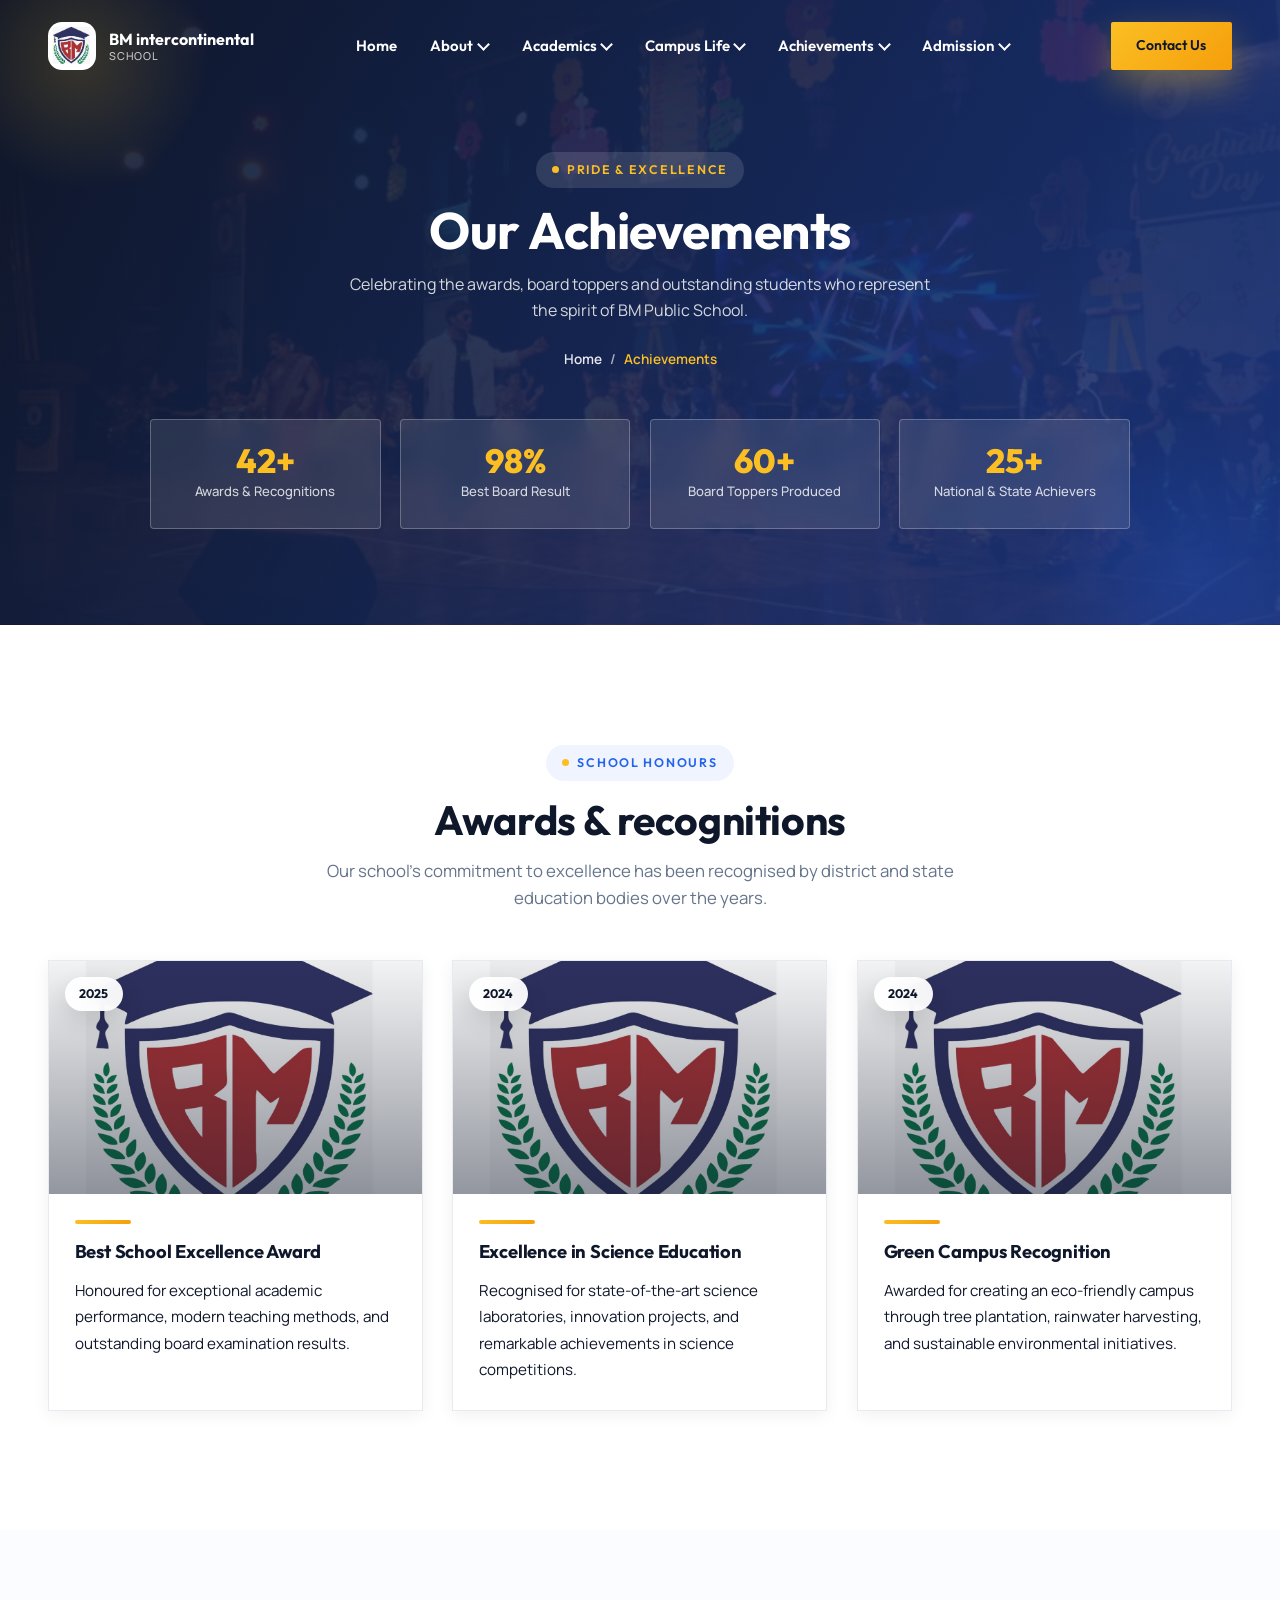
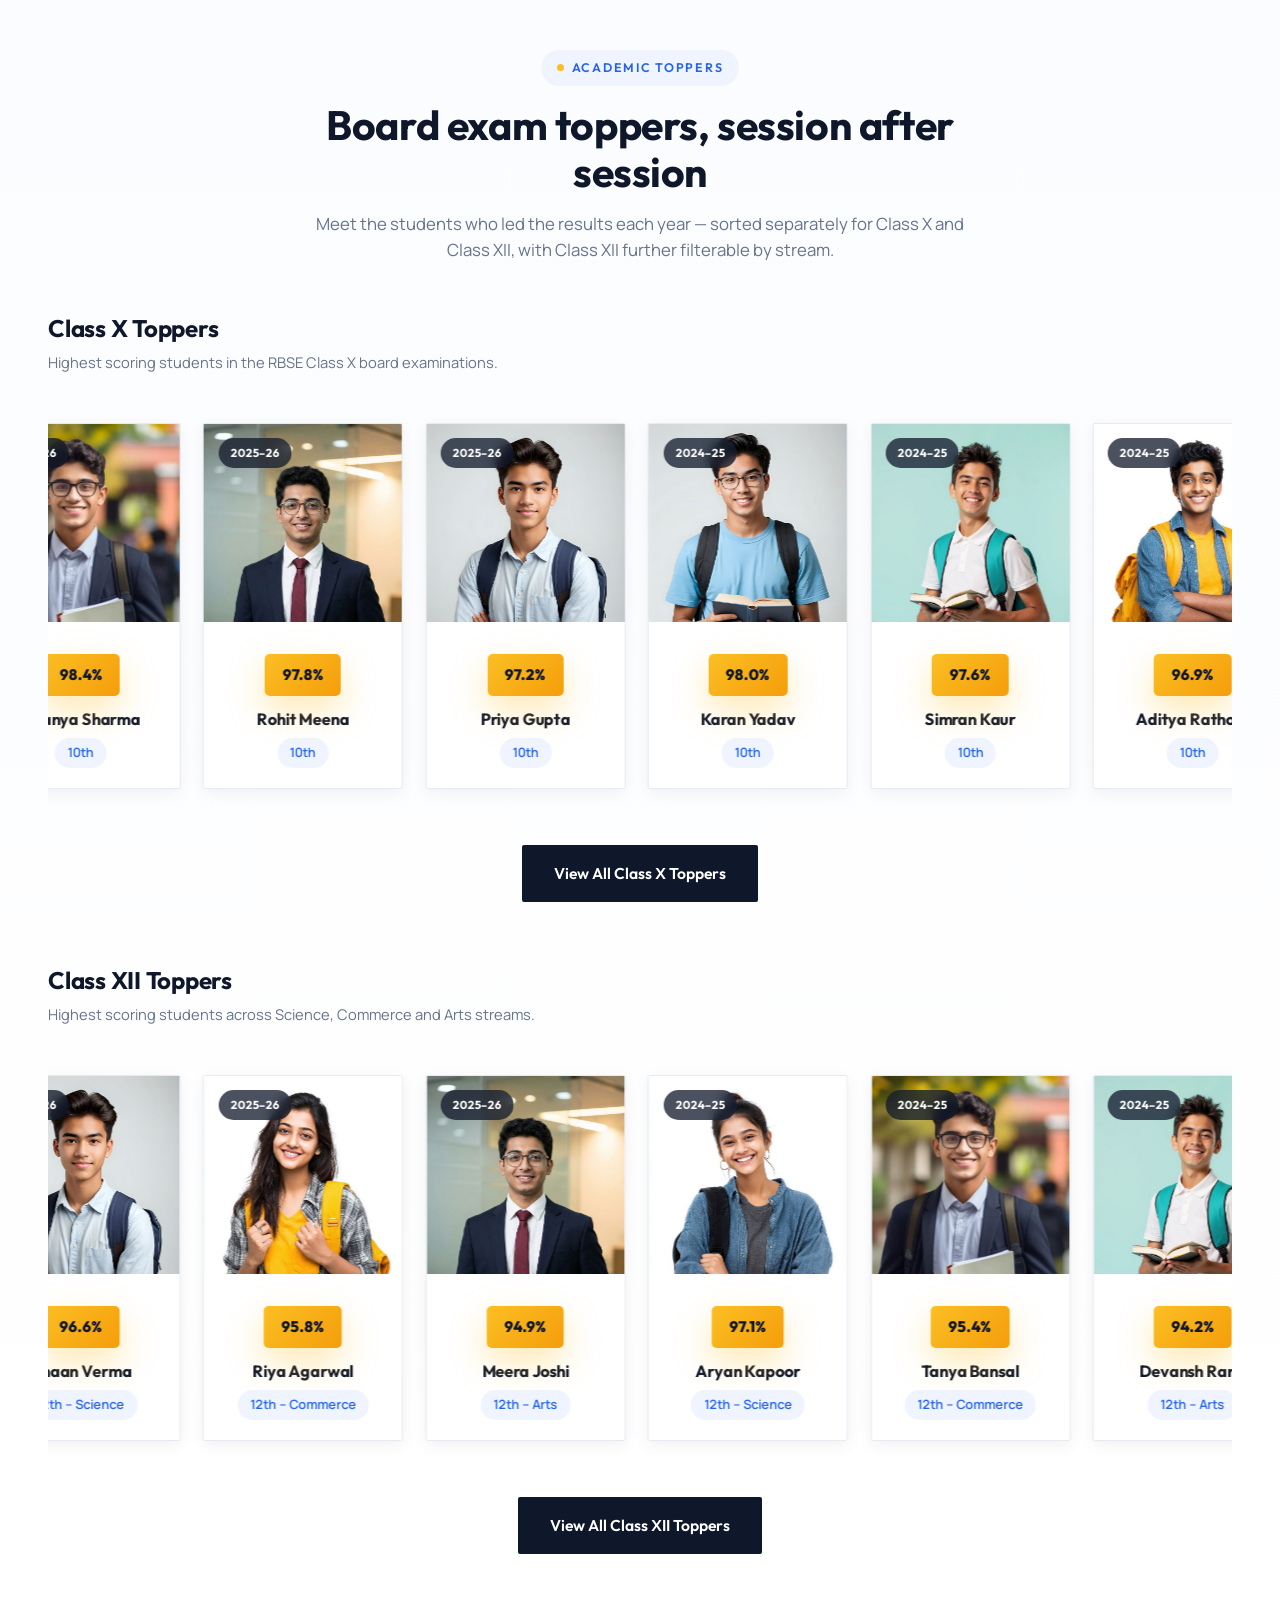
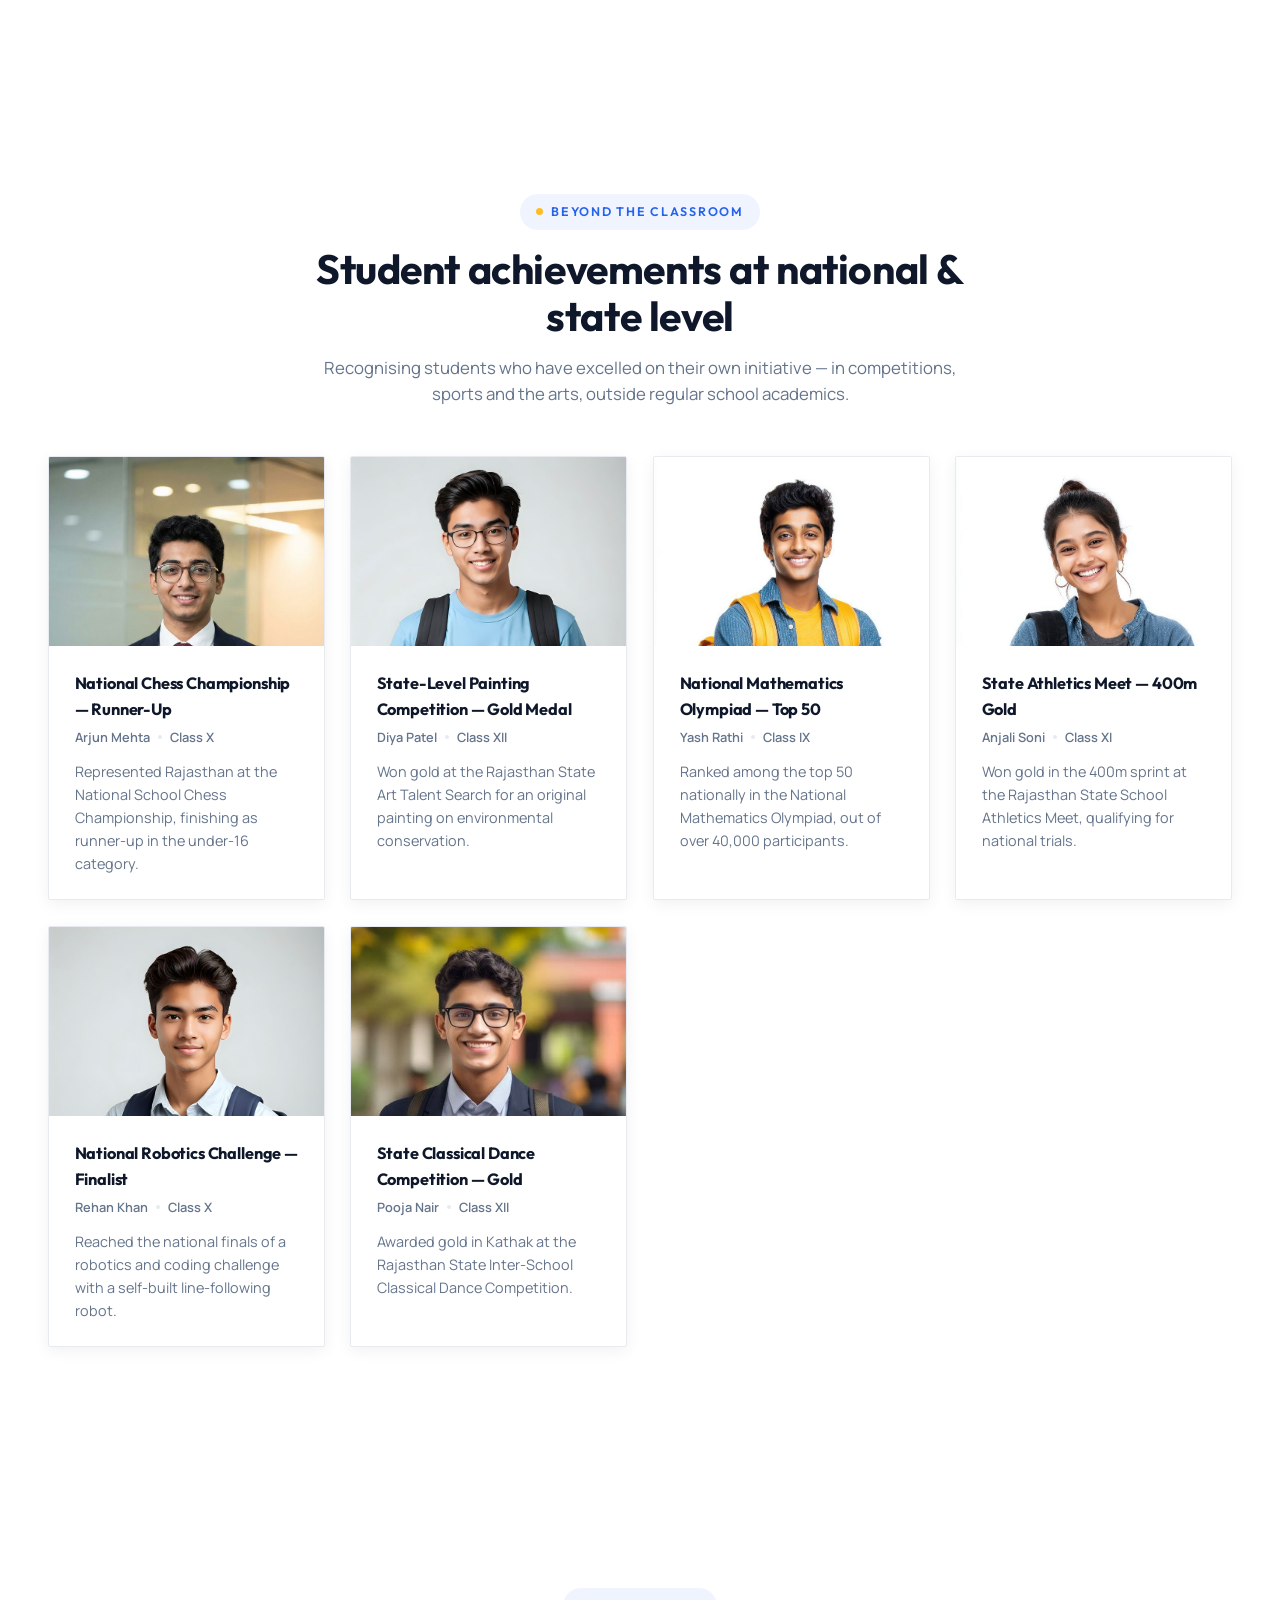
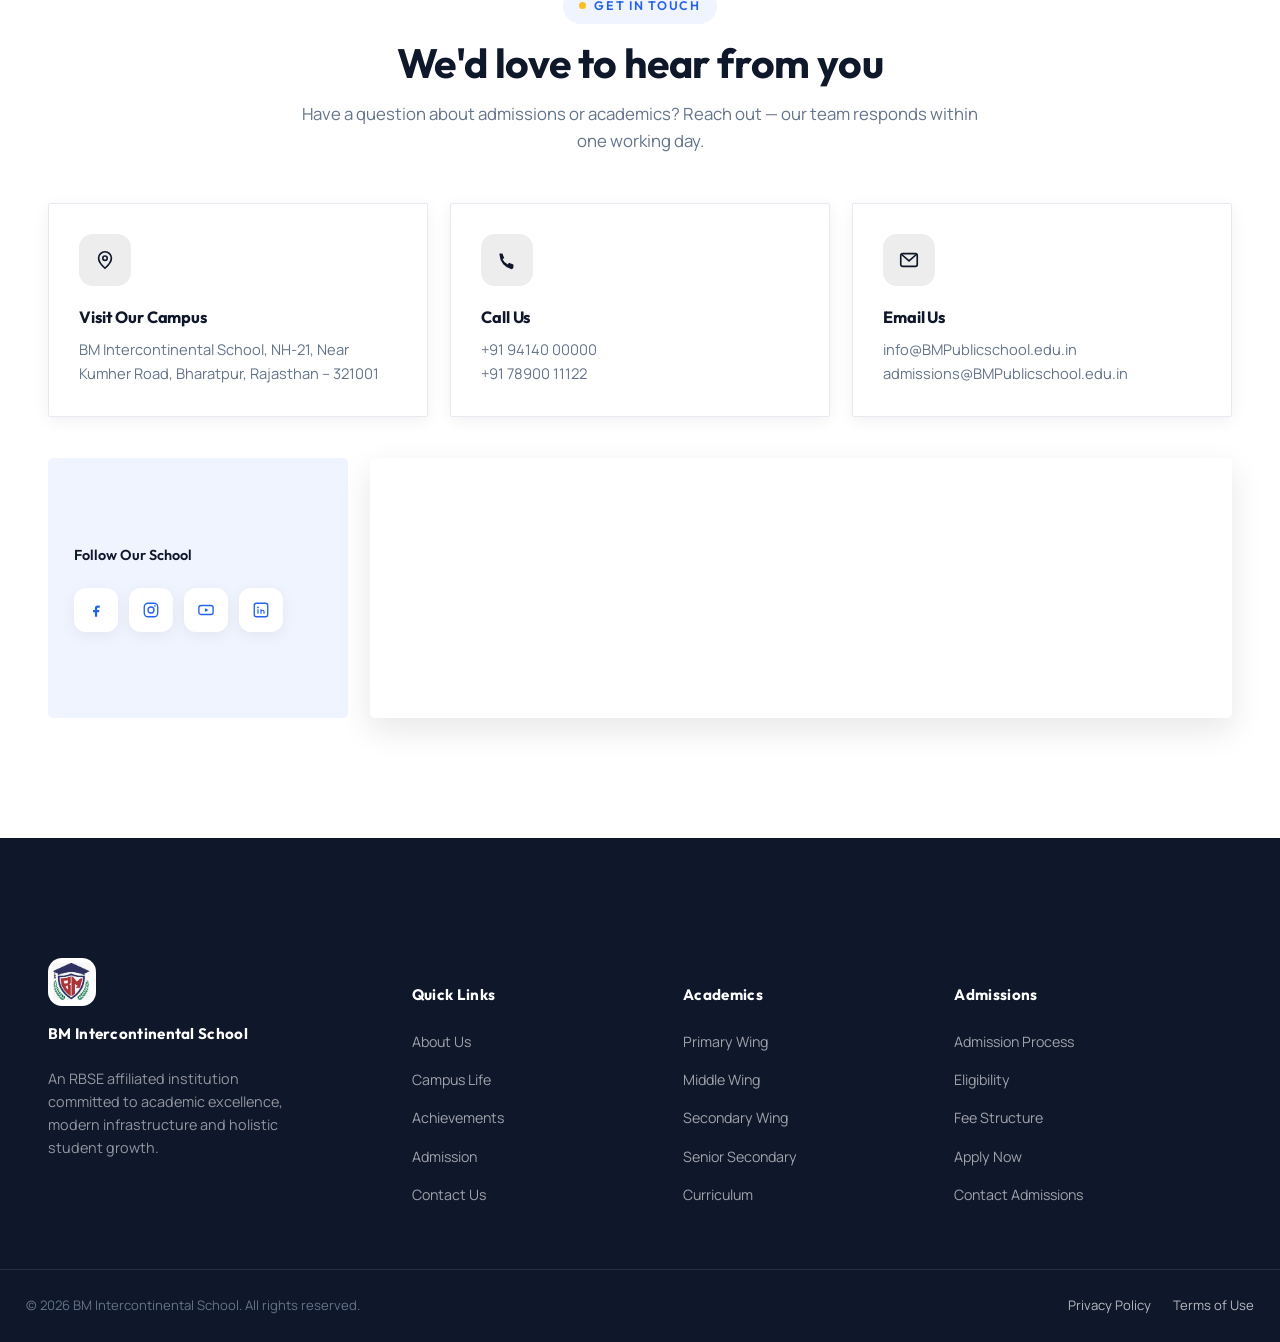
<file: achievements.html>
<!DOCTYPE html>
<html lang="en">

<head>
  <meta charset="UTF-8">
  <meta name="viewport" content="width=device-width, initial-scale=1.0">
  <title>Achievements | BM Intercontinental School | RBSE Affiliated</title>
  <meta name="description"
    content="Awards, recognitions, academic toppers and student achievements at BM Intercontinental School.">    <link rel="icon" type="image/png" href="km.jpg">

  <link rel="preconnect" href="https://fonts.googleapis.com">
<link rel="preconnect" href="https://fonts.gstatic.com" crossorigin>
<link rel="stylesheet" href="https://fonts.googleapis.com/css2?family=Outfit:wght@400;500;600;700;800&family=Manrope:wght@400;500;600;700&display=swap">
  <link rel="stylesheet" href="css/style.css">
  <link rel="stylesheet" href="css/home.css">
  <link rel="stylesheet" href="css/achievements.css">
</head>

<body class="is-loading">

  <!-- ============================== LOADER ============================== -->
<div class="loader" data-loader aria-hidden="false">
    <div class="loader__content">

        <h1 class="loader__title">
            BM <span>Intercontinental</span>
        </h1>

        <p class="loader__subtitle">
            School
        </p>

        <div class="loader__dots" aria-hidden="true">
            <span></span>
            <span></span>
            <span></span>
        </div>

    </div>
</div>

  <!-- ============================== NAVBAR ============================== -->
  <header class="navbar" data-navbar>
    <div class="container navbar__inner">
      <a href="index.html" class="navbar__brand">
        <div class="navbar__logo"><img src="km.jpg" alt=""></div>
        <div class="navbar__title">BM intercontinental<small>School</small></div>
      </a>

      <nav aria-label="Primary">
        <ul class="navbar__menu">
          <li><a href="index.html" class="navbar__link">Home</a></li>
          <li>
            <a href="about.html" class="navbar__link">About <span class="chev"></span></a>
            <div class="navbar__dropdown">
              <a href="about.html#story">Our Story</a>
              <a href="about.html#values">Vision &amp; Mission</a>
              <a href="about.html#leaders">Principal's message</a>
              <a href="about.html#leaders">Director's message</a>

              <a href="about.html#why">Why Choose Us</a>
            </div>
          </li>
          <li>
            <a href="academics.html" class="navbar__link">Academics <span class="chev"></span></a>
            <div class="navbar__dropdown">
              <a href="academics.html#curriculum">Curriculum</a>
              <a href="academics.html#primary">Primary Wing</a>
              <a href="academics.html#middle">Middle Wing</a>
              <a href="academics.html#secondary">Secondary Wing</a>
              <a href="academics.html#senior-secondary">Senior Secondary</a>
            </div>
          </li>

          <li>
            <a href="campuslife.html" class="navbar__link">Campus Life <span class="chev"></span></a>
            <div class="navbar__dropdown">
              <a href="campuslife.html#infrastructure">Infrastructure</a>
              <a href="campuslife.html#classrooms">Classrooms</a>
              <a href="campuslife.html#labs">Labs</a>
              <a href="campuslife.html#sports">Sports</a>
              <a href="campuslife.html#activities">Activities</a>
              <a href="campuslife.html#events">Events & Celebration</a>
              <a href="campuslife.html#trips">Educational Trips</a>

            </div>
          </li>

          <li>
            <a href="achievements.html" class="navbar__link">Achievements <span class="chev"></span></a>
            <div class="navbar__dropdown">
              <a href="achievements.html#awards">Awards & Recognitions</a>
              <a href="achievements.html#academic-toppers">Academic Toppers</a>
              <a href="achievements.html#student-achievements">Other Achievements</a>


            </div>
          </li>
          <li>
            <a href="admission.html" class="navbar__link">Admission <span class="chev"></span></a>
            <div class="navbar__dropdown">
              <a href="admission.html#adm-process">Admission Process</a>
              <a href="admission.html#fees">Fee Structure</a>
              <a href="admission.html#eligibility">Eligibility</a>
              <a href="admission.html#eligibility">Documents Required</a>
              <a href="admission.html#admission-form">Apply Now</a>


            </div>
          </li>
        </ul>
      </nav>

      <div class="navbar__actions">
        <a href="#contact" class="btn btn-primary">Contact Us</a>
        <button class="hamburger" data-hamburger aria-label="Open menu" aria-expanded="false">
          <span></span><span></span><span></span>
        </button>
      </div>
    </div>
  </header>

  <!-- Mobile nav -->
  <div class="mobile-overlay" data-mobile-overlay></div>
  <nav class="mobile-nav" data-mobile-nav aria-label="Mobile">
    <ul>

      <li>
        <a href="index.html">Home</a>
      </li>

      <!-- About -->
      <li>
        <a href="about.html" data-mobile-toggle>
          About <span class="chev"></span>
        </a>
        <div class="mobile-nav__sub">
          <a href="about.html#story">Our Story</a>
          <a href="about.html#values">Vision &amp; Mission</a>
          <a href="about.html#leaders">Principal's Message</a>
          <a href="about.html#leaders">Director's Message</a>
          <a href="about.html#why">Why Choose Us</a>
        </div>
      </li>

      <!-- Academics -->
      <li>
        <a href="academics.html" data-mobile-toggle>
          Academics <span class="chev"></span>
        </a>
        <div class="mobile-nav__sub">
          <a href="academics.html#curriculum">Curriculum</a>
          <a href="academics.html#primary">Primary Wing</a>
          <a href="academics.html#middle">Middle Wing</a>
          <a href="academics.html#secondary">Secondary Wing</a>
          <a href="academics.html#senior-secondary">Senior Secondary</a>
        </div>
      </li>

      <!-- Campus Life -->
      <li>
        <a href="campuslife.html" data-mobile-toggle>
          Campus Life <span class="chev"></span>
        </a>
        <div class="mobile-nav__sub">
          <a href="campuslife.html#infrastructure">Infrastructure</a>
          <a href="campuslife.html#classrooms">Classrooms</a>
          <a href="campuslife.html#labs">Labs</a>
          <a href="campuslife.html#sports">Sports</a>
          <a href="campuslife.html#activities">Activities</a>
          <a href="campuslife.html#events">Events &amp; Celebrations</a>
          <a href="campuslife.html#trips">Educational Trips</a>
        </div>
      </li>

      <!-- Achievements -->
      <li>
        <a href="achievements.html" data-mobile-toggle>
          Achievements <span class="chev"></span>
        </a>
        <div class="mobile-nav__sub">
          <a href="achievements.html#awards">Awards &amp; Recognitions</a>
          <a href="achievements.html#academic-toppers">Academic Toppers</a>
          <a href="achievements.html#student-achievements">Other Achievements</a>
        </div>
      </li>

      <!-- Admission -->
      <li>
        <a href="admission.html" data-mobile-toggle>
          Admission <span class="chev"></span>
        </a>
        <div class="mobile-nav__sub">
          <a href="admission.html#adm-process">Admission Process</a>
          <a href="admission.html#fees">Fee Structure</a>
          <a href="admission.html#eligibility">Eligibility</a>
          <a href="admission.html#eligibility">Documents Required</a>
          <a href="admission.html#admission-form">Apply Now</a>
        </div>
      </li>

    </ul>

    <a href="#contact" class="btn btn-primary">Contact Us</a>
  </nav>
  <main id="top">

    <!-- ============================== HERO WITH STATS ============================== -->
    <section class="ach-hero">
      <div class="ach-hero__shape ach-hero__shape--1"></div>
      <div class="ach-hero__shape ach-hero__shape--2"></div>
      <div class="container ach-hero__inner">
        <span class="eyebrow">Pride &amp; Excellence</span>
        <h1>Our Achievements</h1>
        <p class="lead">Celebrating the awards, board toppers and outstanding students who represent the spirit of BM
          Public School.</p>
        <div class="breadcrumb"><a href="index.html">Home</a> / <span>Achievements</span></div>

        <div class="ach-hero__stats">
          <div class="ach-hero__stat"><b data-counter="42" data-suffix="+">0</b><span>Awards &amp; Recognitions</span>
          </div>
          <div class="ach-hero__stat"><b data-counter="98" data-suffix="%">0</b><span>Best Board Result</span></div>
          <div class="ach-hero__stat"><b data-counter="60" data-suffix="+">0</b><span>Board Toppers Produced</span>
          </div>
          <div class="ach-hero__stat"><b data-counter="25" data-suffix="+">0</b><span>National &amp; State
              Achievers</span></div>
        </div>
      </div>
    </section>

    <!-- ============================== AWARDS & RECOGNITIONS ============================== -->
    <section class="section awards" id="awards">
      <div class="container">
        <div class="section-head center" data-reveal="up">
          <span class="eyebrow">School Honours</span>
          <h2>Awards &amp; recognitions</h2>
          <p>Our school's commitment to excellence has been recognised by district and state education bodies over the
            years.</p>
        </div>

        <div class="awards__grid" data-awards-grid data-stagger>
          <!-- Rendered by achievements.js -->
        </div>
      </div>
    </section>

    <!-- ============================== ACADEMIC TOPPERS ============================== -->
    <section class="section toppers" id="academic-toppers">
      <div class="container">
        <div class="section-head center" data-reveal="up">
          <span class="eyebrow">Academic Toppers</span>
          <h2>Board exam toppers, session after session</h2>
          <p>Meet the students who led the results each year — sorted separately for Class X and Class XII, with Class
            XII further filterable by stream.</p>
        </div>

        <!-- ---- CLASS X TOPPERS ---- -->
        <div class="toppers__block" data-reveal="up">
          <div class="toppers__head">
            <div>
              <h3>Class X Toppers</h3>
              <p>Highest scoring students in the RBSE Class X board examinations.</p>
            </div>
            
          </div>

          <div class="toppers__viewport">
            <div class="toppers__track" data-track="10">
              <!-- Rendered by achievements.js -->
            </div>
          </div>

          <div class="toppers__viewall">
            <button type="button" class="btn btn-dark" data-viewall="10">View All Class X Toppers</button>
          </div>
        </div>

        <!-- ---- CLASS XII TOPPERS ---- -->
        <div class="toppers__block" data-reveal="up">
          <div class="toppers__head">
            <div>
              <h3>Class XII Toppers</h3>
              <p>Highest scoring students across Science, Commerce and Arts streams.</p>
            </div>
             
          </div>

          <div class="toppers__viewport">
            <div class="toppers__track" data-track="12">
              <!-- Rendered by achievements.js -->
            </div>
          </div>

          <div class="toppers__viewall">
            <button type="button" class="btn btn-dark" data-viewall="12">View All Class XII Toppers</button>
          </div>
        </div>
      </div>
    </section>

    <!-- ============================== STUDENT ACHIEVEMENTS ============================== -->
    <section class="section student-ach" id="student-achievements">
      <div class="container">
        <div class="section-head center" data-reveal="up">
          <span class="eyebrow">Beyond The Classroom</span>
          <h2>Student achievements at national &amp; state level</h2>
          <p>Recognising students who have excelled on their own initiative — in competitions, sports and the arts,
            outside regular school academics.</p>
        </div>

        <div class="student-ach__grid" data-student-ach-grid data-stagger>
          <!-- Rendered by achievements.js -->
        </div>
      </div>
    </section>


    <!-- ============================== CONTACT ============================== -->

    <section class="section contact" id="contact">
      <div class="container">
        <div class="section-head center" data-reveal="up">
          <span class="eyebrow">Get In Touch</span>
          <h2>We'd love to hear from you</h2>
          <p>Have a question about admissions or academics? Reach out — our team responds within one working day.</p>
        </div>

        <div class="contact__grid">
          <div class="contact-card card" data-reveal="up">
            <div class="icon"><svg width="22" height="22" viewBox="0 0 24 24" fill="none">
                <path d="M12 21s-7-6.2-7-11.2A7 7 0 0112 3a7 7 0 017 6.8C19 14.8 12 21 12 21z" stroke="#0F172A"
                  stroke-width="1.8" />
                <circle cx="12" cy="10" r="2.4" stroke="#0F172A" stroke-width="1.8" />
              </svg></div>
            <h4>Visit Our Campus</h4>
            <p>BM Intercontinental School, NH-21, Near Kumher Road, Bharatpur, Rajasthan – 321001</p>
          </div>
          <div class="contact-card card" data-reveal="up" style="--i:1">
            <div class="icon"><svg width="22" height="22" viewBox="0 0 24 24" fill="none">
                <path d="M4 5h3l2 5-2 1a12 12 0 006 6l1-2 5 2v3a2 2 0 01-2 2A16 16 0 014 7a2 2 0 010-2z"
                  fill="#0F172A" />
              </svg></div>
            <h4>Call Us</h4>
            <p>+91 94140 00000<br>+91 78900 11122</p>
          </div>
          <div class="contact-card card" data-reveal="up" style="--i:2">
            <div class="icon"><svg width="22" height="22" viewBox="0 0 24 24" fill="none">
                <rect x="3" y="5" width="18" height="14" rx="2" stroke="#0F172A" stroke-width="1.8" />
                <path d="M4 6l8 7 8-7" stroke="#0F172A" stroke-width="1.8" />
              </svg></div>
            <h4>Email Us</h4>
            <p>info@BMPublicschool.edu.in<br>admissions@BMPublicschool.edu.in</p>
          </div>
        </div>

        <div class="contact__lower" data-reveal="up">
          <div class="contact__social">
            <p>Follow Our School</p>
            <div class="contact__social-icons">
              <a href="#" aria-label="Facebook"><svg width="18" height="18" viewBox="0 0 24 24" fill="none">
                  <path d="M14 9h3V6h-3c-2 0-3.5 1.5-3.5 3.5V12H8v3h2.5v6h3v-6H16l.5-3h-3V9.8c0-.5.2-.8.8-.8z"
                    fill="#2563EB" />
                </svg></a>
              <a href="#" aria-label="Instagram"><svg width="18" height="18" viewBox="0 0 24 24" fill="none">
                  <rect x="3" y="3" width="18" height="18" rx="5" stroke="#2563EB" stroke-width="1.8" />
                  <circle cx="12" cy="12" r="4" stroke="#2563EB" stroke-width="1.8" />
                  <circle cx="17.2" cy="6.8" r="1.1" fill="#2563EB" />
                </svg></a>
              <a href="#" aria-label="YouTube"><svg width="18" height="18" viewBox="0 0 24 24" fill="none">
                  <rect x="2.5" y="6" width="19" height="12" rx="3" stroke="#2563EB" stroke-width="1.8" />
                  <path d="M10.5 9.5l5 2.5-5 2.5z" fill="#2563EB" />
                </svg></a>
              <a href="#" aria-label="LinkedIn"><svg width="18" height="18" viewBox="0 0 24 24" fill="none">
                  <rect x="3" y="3" width="18" height="18" rx="3" stroke="#2563EB" stroke-width="1.8" />
                  <circle cx="8" cy="8.5" r="1.2" fill="#2563EB" />
                  <path d="M8 11v6M12 11v6M12 13.5c0-1.6 4-1.6 4 0V17" stroke="#2563EB" stroke-width="1.6" />
                </svg></a>
            </div>
          </div>
          <div class="contact__map">
            <iframe src="https://www.google.com/maps?q=Bharatpur,Rajasthan&output=embed" title="School location map"
              loading="lazy" referrerpolicy="no-referrer-when-downgrade"></iframe>
          </div>
        </div>
      </div>
    </section>
  </main>

  <!-- ============================== TOPPERS "VIEW ALL" MODAL ============================== -->
  <div class="toppers-modal" data-toppers-modal aria-hidden="true">
    <div class="toppers-modal__backdrop" data-modal-backdrop></div>
    <div class="toppers-modal__panel" role="dialog" aria-modal="true" aria-labelledby="toppers-modal-title">
      <div class="toppers-modal__head">
        <div>
          <h3 id="toppers-modal-title" data-modal-title>All Toppers</h3>
          <p data-modal-sub>Browse the full list.</p>
        </div>
        <button type="button" class="toppers-modal__close" data-modal-close aria-label="Close">
          <svg width="18" height="18" viewBox="0 0 24 24" fill="none">
            <path d="M6 6l12 12M18 6L6 18" stroke="#0F172A" stroke-width="2.2" stroke-linecap="round" />
          </svg>
        </button>
      </div>

      <div class="toppers-modal__filters" data-modal-filters></div>

      <div class="toppers-modal__grid" data-modal-grid>
        <!-- Rendered by achievements.js -->
      </div>
    </div>
  </div>

  <!-- ============================== FOOTER ============================== -->
  <footer class="footer">
    <div class="container footer__top">
      <div class="footer__brand">
        <div class="navbar__logo"><img src="km.jpg" alt=""></div>
        <h5 style="margin-top:1rem;">BM Intercontinental School</h5>
        <p>An RBSE affiliated institution committed to academic excellence, modern infrastructure and holistic student
          growth.</p>
      </div>

      <div>
  <h5>Quick Links</h5>
  <ul>
    <li><a href="about.html">About Us</a></li>
    <li><a href="campuslife.html">Campus Life</a></li>
    <li><a href="achievements.html">Achievements</a></li>
    <li><a href="admission.html">Admission</a></li>
    <li><a href="#contact">Contact Us</a></li>
  </ul>
</div>

<div>
  <h5>Academics</h5>
  <ul>
    <li><a href="academics.html#primary">Primary Wing</a></li>
    <li><a href="academics.html#middle">Middle Wing</a></li>
    <li><a href="academics.html#secondary">Secondary Wing</a></li>
    <li><a href="academics.html#senior-secondary">Senior Secondary</a></li>
    <li><a href="academics.html#curriculum">Curriculum</a></li>
  </ul>
</div>

<div>
  <h5>Admissions</h5>
  <ul>
    <li><a href="admission.html#adm-process">Admission Process</a></li>
    <li><a href="admission.html#eligibility">Eligibility</a></li>
    <li><a href="admission.html#fees">Fee Structure</a></li>
    <li><a href="admission.html#admission-form">Apply Now</a></li>
    <li><a href="#contact">Contact Admissions</a></li>
  </ul>
</div>
    </div>

    <div class="container footer__bottom">
      <p>© <span data-year>2026</span> BM Intercontinental School. All rights reserved.</p>
      <div class="legal">
        <a href="#">Privacy Policy</a>
        <a href="#">Terms of Use</a>
      </div>
    </div>
  </footer>

  <button class="back-to-top" data-back-to-top aria-label="Back to top">
    <svg width="18" height="18" viewBox="0 0 24 24" fill="none">
      <path d="M12 19V5M5 12l7-7 7 7" stroke="#0F172A" stroke-width="2.2" stroke-linecap="round"
        stroke-linejoin="round" />
    </svg>
  </button>

  <script src="js/loader.js" defer ></script>
  <script src="js/navbar.js" defer ></script>
  <script src="js/counters.js" defer ></script>
  <script src="js/achievements.js" defer ></script>
  <script src="js/animations.js" defer ></script>
  <script src="js/backtotop.js" defer ></script>
  <script src="js/main.js" defer ></script>
</body>

</html>
</file>
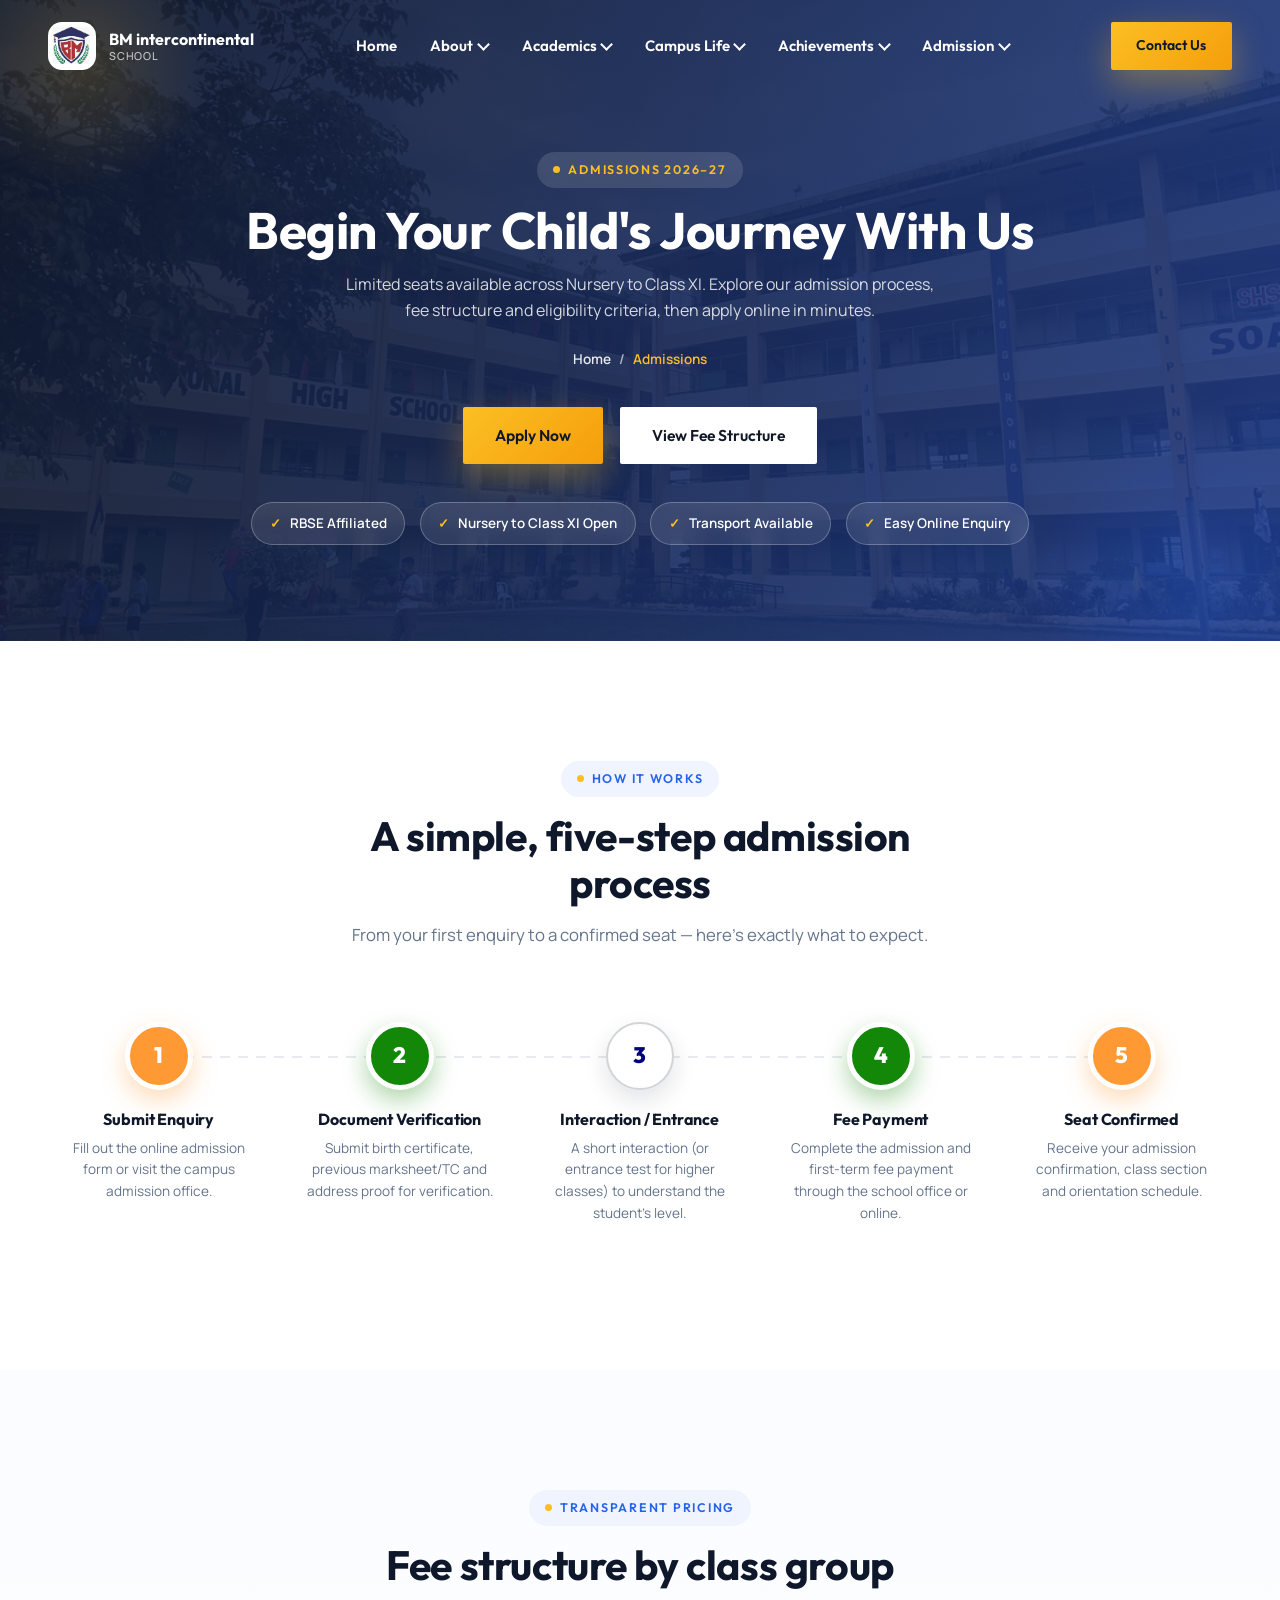
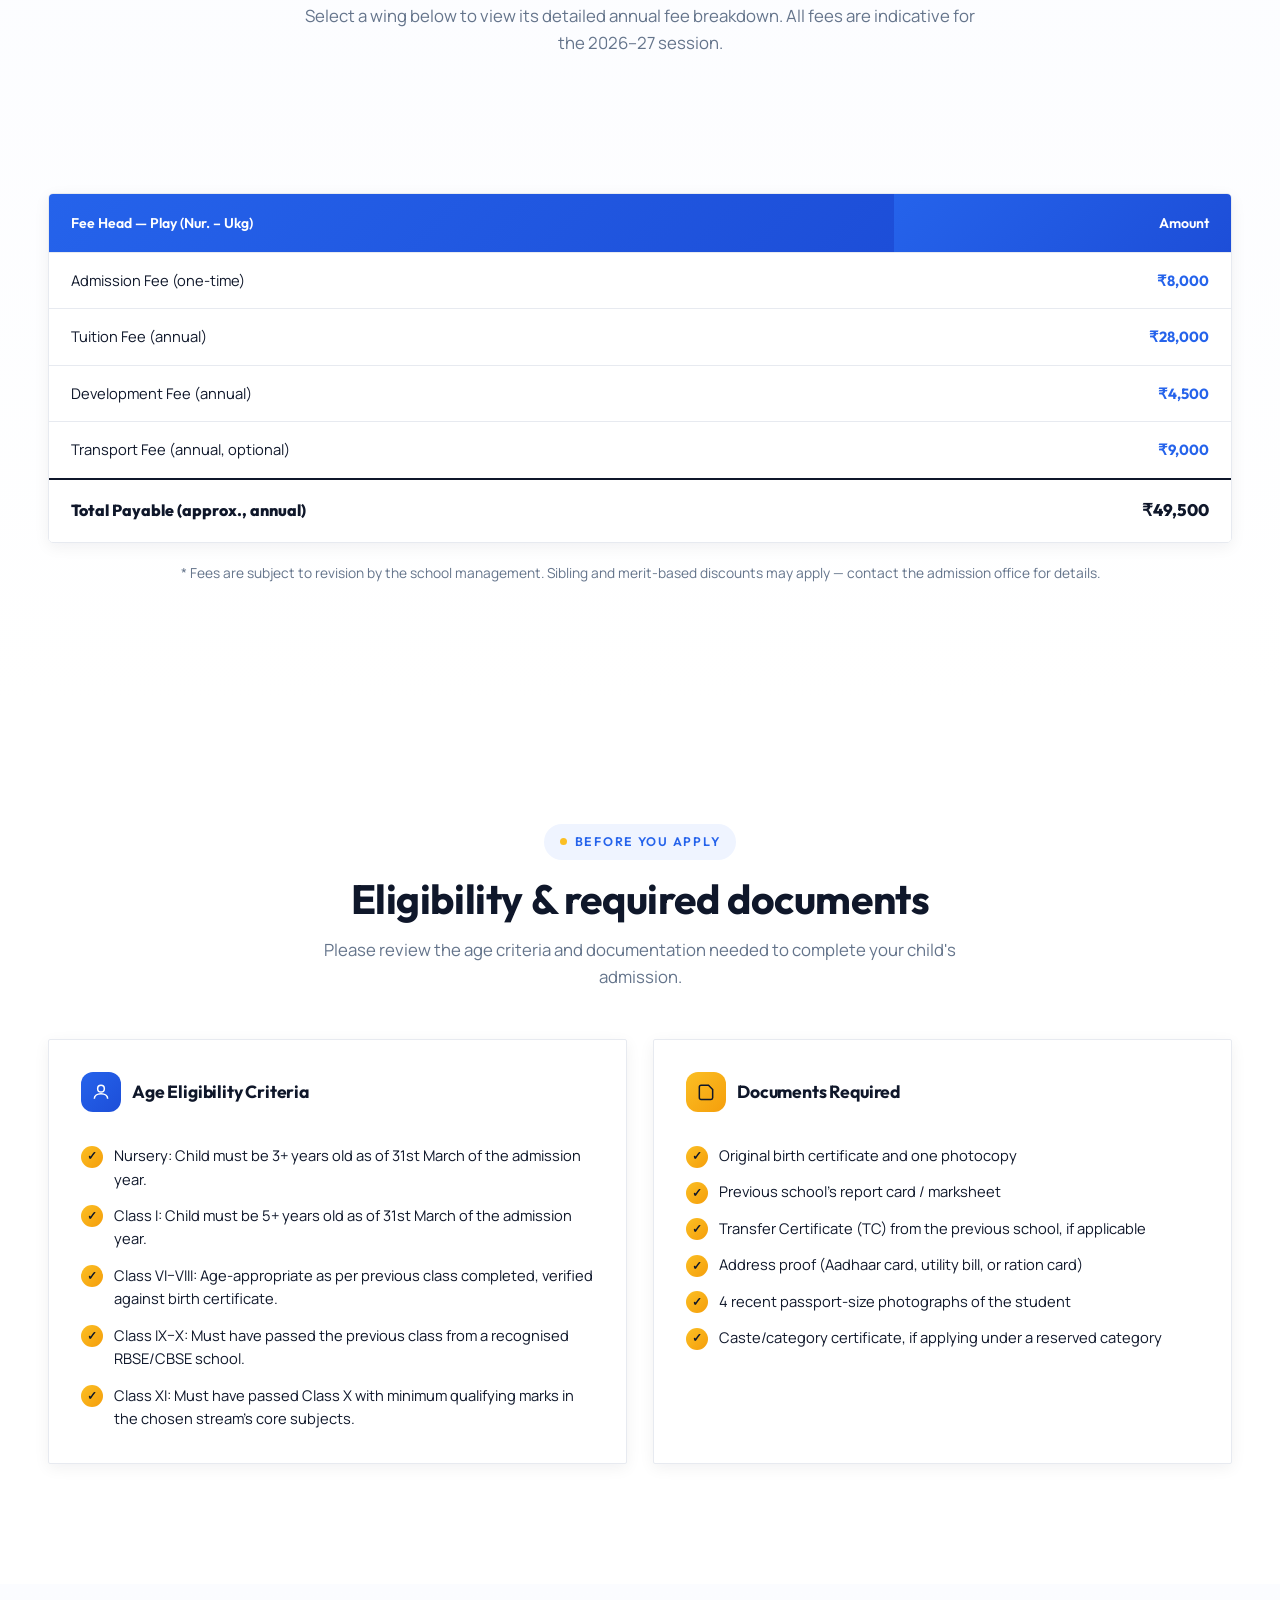
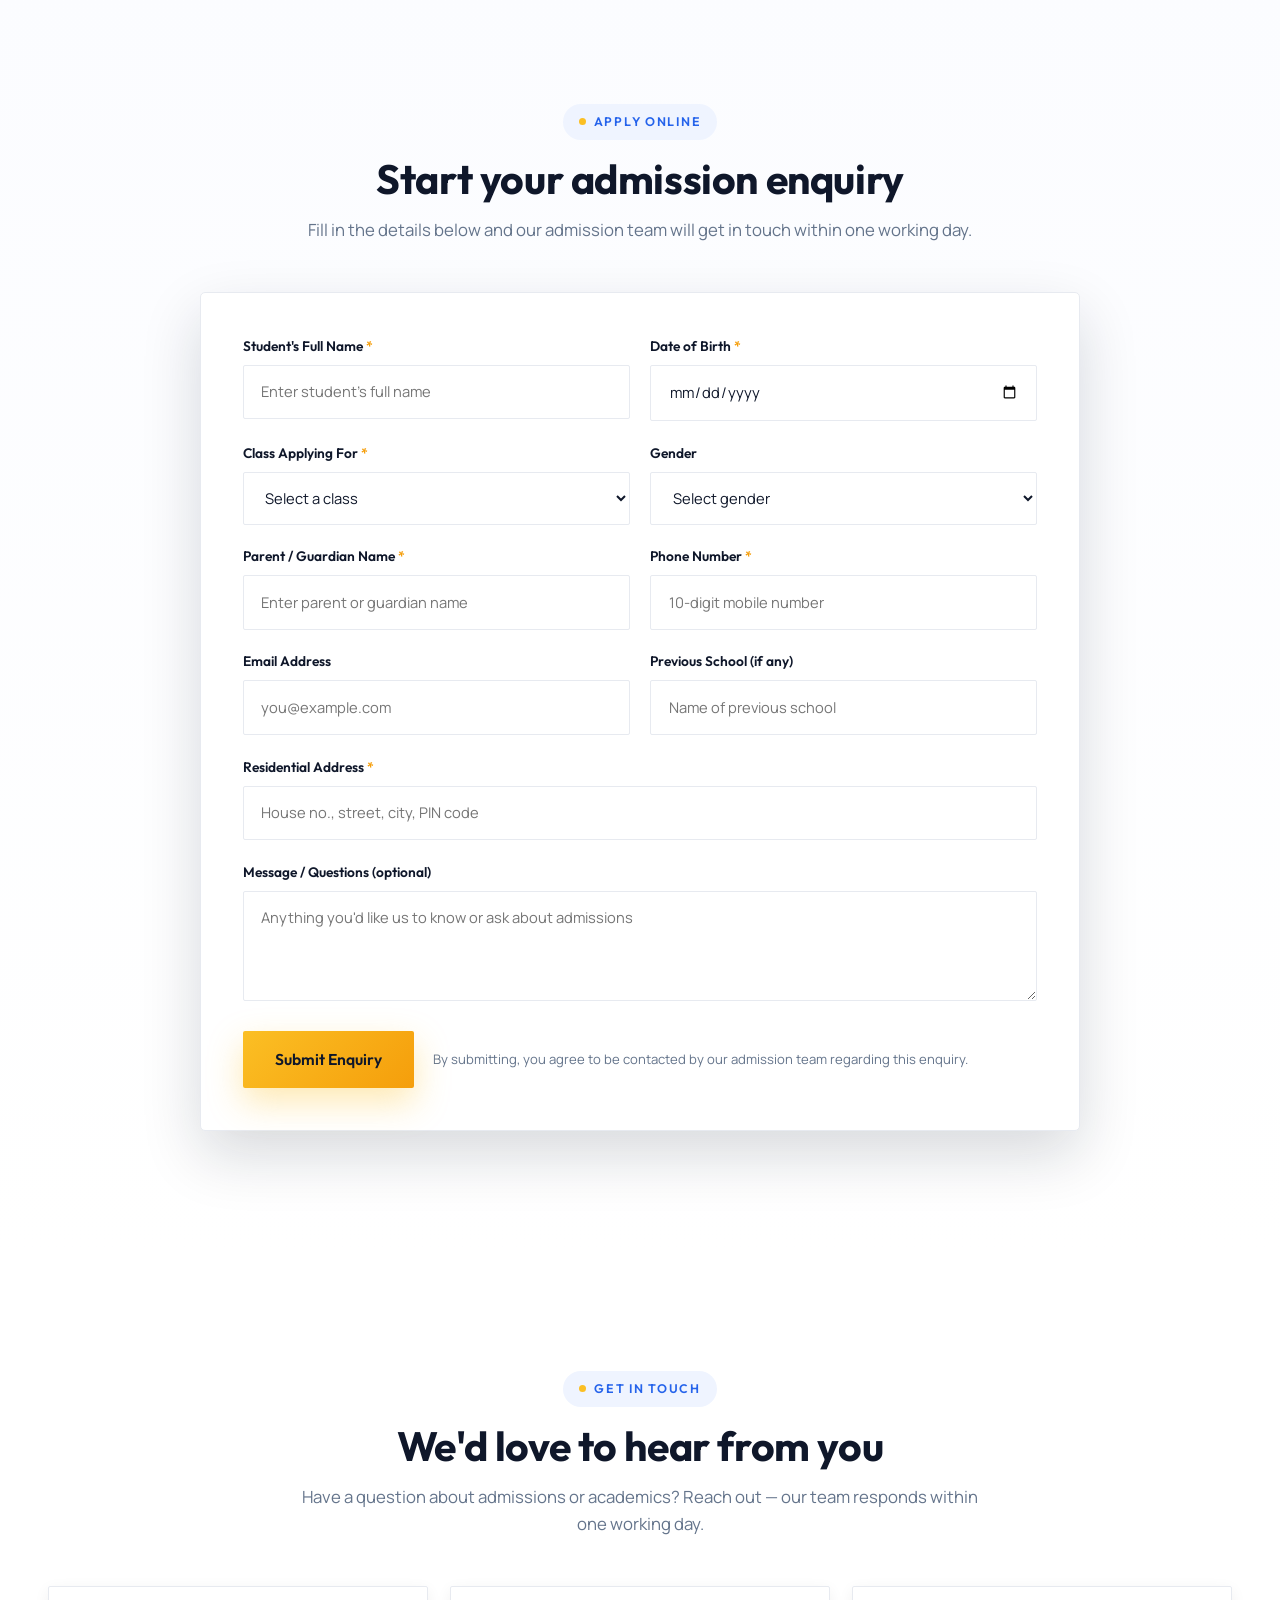
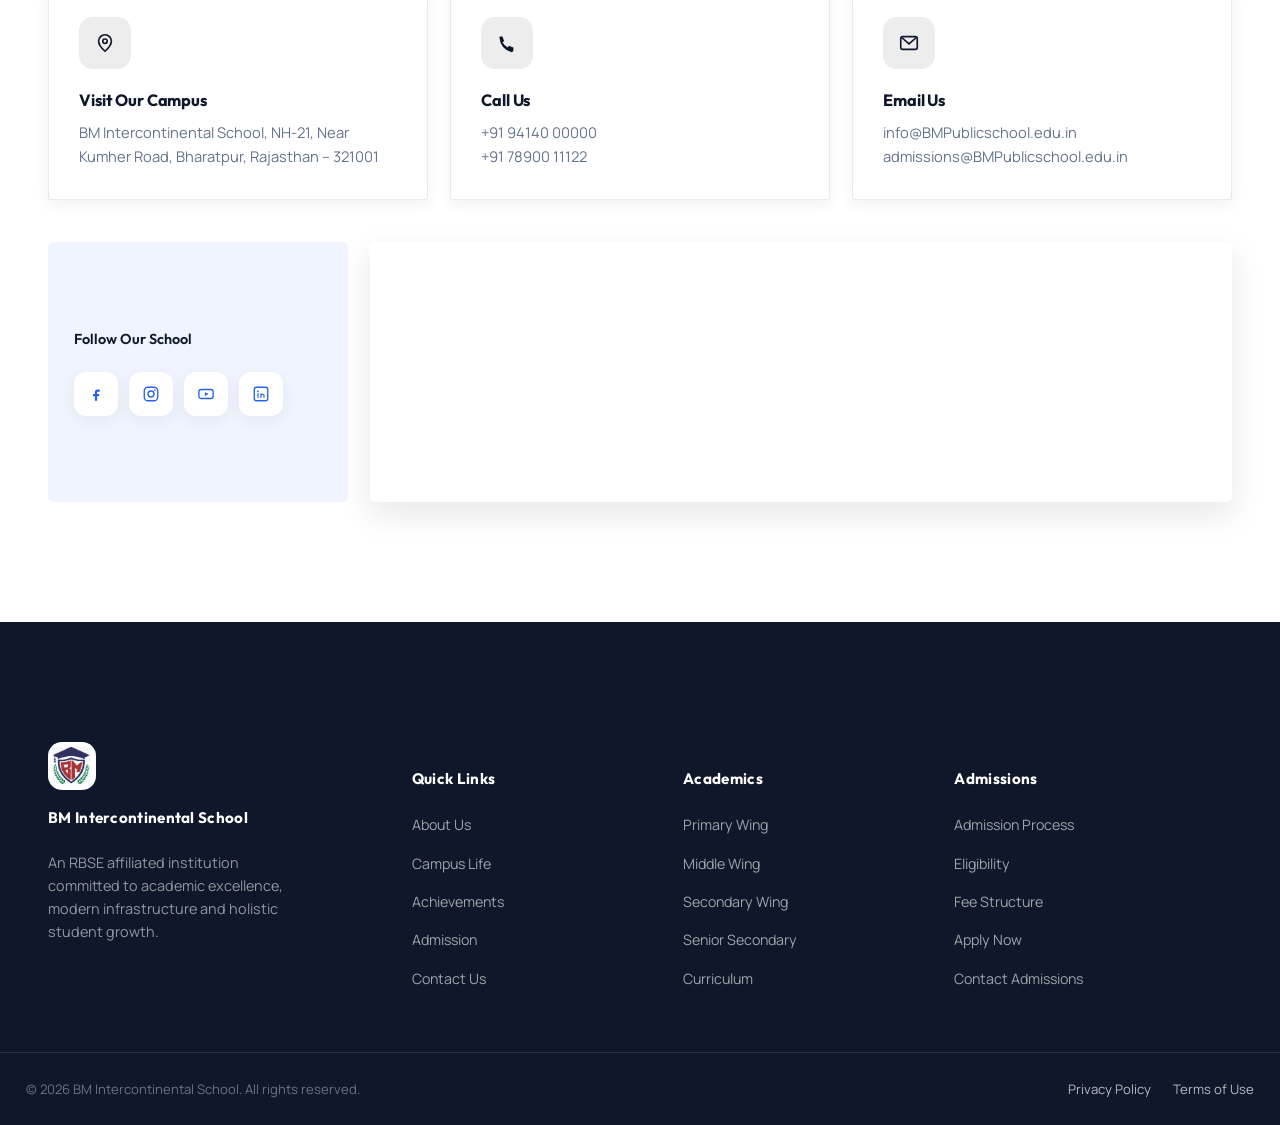
<file: admission.html>
<!DOCTYPE html>
<html lang="en">

<head>
  <meta charset="UTF-8">
  <meta name="viewport" content="width=device-width, initial-scale=1.0">
  <title>Admissions | BM Intercontinental School | RBSE Affiliated</title>
  <meta name="description"
    content="Admissions 2026–27 at BM Intercontinental School — admission process, fee structure, eligibility criteria and online enquiry form.">    <link rel="icon" type="image/png" href="km.jpg">

  <link rel="preconnect" href="https://fonts.googleapis.com">
<link rel="preconnect" href="https://fonts.gstatic.com" crossorigin>
<link rel="stylesheet" href="https://fonts.googleapis.com/css2?family=Outfit:wght@400;500;600;700;800&family=Manrope:wght@400;500;600;700&display=swap">
  <link rel="stylesheet" href="css/style.css">
  <link rel="stylesheet" href="css/home.css">
  <link rel="stylesheet" href="css/admission.css">
</head>

<body class="is-loading">

  <!-- ============================== LOADER ============================== -->
<div class="loader" data-loader aria-hidden="false">
    <div class="loader__content">

        <h1 class="loader__title">
            BM <span>Intercontinental</span>
        </h1>

        <p class="loader__subtitle">
            School
        </p>

        <div class="loader__dots" aria-hidden="true">
            <span></span>
            <span></span>
            <span></span>
        </div>

    </div>
</div>

  <!-- ============================== NAVBAR ============================== -->
  <header class="navbar" data-navbar>
    <div class="container navbar__inner">
      <a href="index.html" class="navbar__brand">
        <div class="navbar__logo"><img src="km.jpg" alt=""></div>
        <div class="navbar__title">BM intercontinental<small>School</small></div>
      </a>

      <nav aria-label="Primary">
        <ul class="navbar__menu">
          <li><a href="index.html" class="navbar__link">Home</a></li>
          <li>
            <a href="about.html" class="navbar__link">About <span class="chev"></span></a>
            <div class="navbar__dropdown">
              <a href="about.html#story">Our Story</a>
              <a href="about.html#values">Vision &amp; Mission</a>
              <a href="about.html#leaders">Principal's message</a>
              <a href="about.html#leaders">Director's message</a>

              <a href="about.html#why">Why Choose Us</a>
            </div>
          </li>
          <li>
            <a href="academics.html" class="navbar__link">Academics <span class="chev"></span></a>
            <div class="navbar__dropdown">
              <a href="academics.html#curriculum">Curriculum</a>
              <a href="academics.html#primary">Primary Wing</a>
              <a href="academics.html#middle">Middle Wing</a>
              <a href="academics.html#secondary">Secondary Wing</a>
              <a href="academics.html#senior-secondary">Senior Secondary</a>
            </div>
          </li>

          <li>
            <a href="campuslife.html" class="navbar__link">Campus Life <span class="chev"></span></a>
            <div class="navbar__dropdown">
              <a href="campuslife.html#infrastructure">Infrastructure</a>
              <a href="campuslife.html#classrooms">Classrooms</a>
              <a href="campuslife.html#labs">Labs</a>
              <a href="campuslife.html#sports">Sports</a>
              <a href="campuslife.html#activities">Activities</a>
              <a href="campuslife.html#events">Events & Celebration</a>
              <a href="campuslife.html#trips">Educational Trips</a>

            </div>
          </li>

          <li>
            <a href="achievements.html" class="navbar__link">Achievements <span class="chev"></span></a>
            <div class="navbar__dropdown">
              <a href="achievements.html#awards">Awards & Recognitions</a>
              <a href="achievements.html#academic-toppers">Academic Toppers</a>
              <a href="achievements.html#student-achievements">Other Achievements</a>


            </div>
          </li>
          <li>
            <a href="admission.html" class="navbar__link">Admission <span class="chev"></span></a>
            <div class="navbar__dropdown">
              <a href="admission.html#adm-process">Admission Process</a>
              <a href="admission.html#fees">Fee Structure</a>
              <a href="admission.html#eligibility">Eligibility</a>
              <a href="admission.html#eligibility">Documents Required</a>
              <a href="admission.html#admission-form">Apply Now</a>


            </div>
          </li>
        </ul>
      </nav>

      <div class="navbar__actions">
        <a href="#contact" class="btn btn-primary">Contact Us</a>
        <button class="hamburger" data-hamburger aria-label="Open menu" aria-expanded="false">
          <span></span><span></span><span></span>
        </button>
      </div>
    </div>
  </header>

  <!-- Mobile nav -->
  <div class="mobile-overlay" data-mobile-overlay></div>
  <nav class="mobile-nav" data-mobile-nav aria-label="Mobile">
    <ul>

      <li>
        <a href="index.html">Home</a>
      </li>

      <!-- About -->
      <li>
        <a href="about.html" data-mobile-toggle>
          About <span class="chev"></span>
        </a>
        <div class="mobile-nav__sub">
          <a href="about.html#story">Our Story</a>
          <a href="about.html#values">Vision &amp; Mission</a>
          <a href="about.html#leaders">Principal's Message</a>
          <a href="about.html#leaders">Director's Message</a>
          <a href="about.html#why">Why Choose Us</a>
        </div>
      </li>

      <!-- Academics -->
      <li>
        <a href="academics.html" data-mobile-toggle>
          Academics <span class="chev"></span>
        </a>
        <div class="mobile-nav__sub">
          <a href="academics.html#curriculum">Curriculum</a>
          <a href="academics.html#primary">Primary Wing</a>
          <a href="academics.html#middle">Middle Wing</a>
          <a href="academics.html#secondary">Secondary Wing</a>
          <a href="academics.html#senior-secondary">Senior Secondary</a>
        </div>
      </li>

      <!-- Campus Life -->
      <li>
        <a href="campuslife.html" data-mobile-toggle>
          Campus Life <span class="chev"></span>
        </a>
        <div class="mobile-nav__sub">
          <a href="campuslife.html#infrastructure">Infrastructure</a>
          <a href="campuslife.html#classrooms">Classrooms</a>
          <a href="campuslife.html#labs">Labs</a>
          <a href="campuslife.html#sports">Sports</a>
          <a href="campuslife.html#activities">Activities</a>
          <a href="campuslife.html#events">Events &amp; Celebrations</a>
          <a href="campuslife.html#trips">Educational Trips</a>
        </div>
      </li>

      <!-- Achievements -->
      <li>
        <a href="achievements.html" data-mobile-toggle>
          Achievements <span class="chev"></span>
        </a>
        <div class="mobile-nav__sub">
          <a href="achievements.html#awards">Awards &amp; Recognitions</a>
          <a href="achievements.html#academic-toppers">Academic Toppers</a>
          <a href="achievements.html#student-achievements">Other Achievements</a>
        </div>
      </li>

      <!-- Admission -->
      <li>
        <a href="admission.html" data-mobile-toggle>
          Admission <span class="chev"></span>
        </a>
        <div class="mobile-nav__sub">
          <a href="admission.html#adm-process">Admission Process</a>
          <a href="admission.html#fees">Fee Structure</a>
          <a href="admission.html#eligibility">Eligibility</a>
          <a href="admission.html#eligibility">Documents Required</a>
          <a href="admission.html#admission-form">Apply Now</a>
        </div>
      </li>

    </ul>

    <a href="#contact" class="btn btn-primary">Contact Us</a>
  </nav>

  <main id="top">

    <!-- ============================== HERO ============================== -->
    <section class="adm-hero">
      <div class="adm-hero__shape adm-hero__shape--1"></div>
      <div class="adm-hero__shape adm-hero__shape--2"></div>
      <div class="container adm-hero__inner">
        <span class="eyebrow">Admissions 2026–27</span>
        <h1>Begin Your Child's Journey With Us</h1>
        <p class="lead">Limited seats available across Nursery to Class XI. Explore our admission process, fee structure
          and eligibility criteria, then apply online in minutes.</p>
        <div class="breadcrumb"><a href="index.html">Home</a> / <span>Admissions</span></div>

        <div class="adm-hero__cta">
          <a href="#admission-form" class="btn btn-primary">Apply Now</a>
          <a href="#fees" class="btn btn-outline">View Fee Structure</a>
        </div>

        <ul class="adm-hero__badges">
          <li>RBSE Affiliated</li>
          <li>Nursery to Class XI Open</li>
          <li>Transport Available</li>
          <li>Easy Online Enquiry</li>
        </ul>
      </div>
    </section>

    <!-- ============================== ADMISSION PROCESS ============================== -->
    <section class="section adm-process" id="adm-process">
      <div class="container">
        <div class="section-head center" data-reveal="up">
          <span class="eyebrow">How It Works</span>
          <h2>A simple, five-step admission process</h2>
          <p>From your first enquiry to a confirmed seat — here's exactly what to expect.</p>
        </div>

        <div class="adm-process__steps">
          <div class="adm-step" data-reveal="up" style="--i:0">
            <div class="adm-step__num">1</div>
            <h3>Submit Enquiry</h3>
            <p>Fill out the online admission form or visit the campus admission office.</p>
          </div>
          <div class="adm-step" data-reveal="up" style="--i:1">
            <div class="adm-step__num">2</div>
            <h3>Document Verification</h3>
            <p>Submit birth certificate, previous marksheet/TC and address proof for verification.</p>
          </div>
          <div class="adm-step" data-reveal="up" style="--i:2">
            <div class="adm-step__num">3</div>
            <h3>Interaction / Entrance</h3>
            <p>A short interaction (or entrance test for higher classes) to understand the student's level.</p>
          </div>
          <div class="adm-step" data-reveal="up" style="--i:3">
            <div class="adm-step__num">4</div>
            <h3>Fee Payment</h3>
            <p>Complete the admission and first-term fee payment through the school office or online.</p>
          </div>
          <div class="adm-step" data-reveal="up" style="--i:4">
            <div class="adm-step__num">5</div>
            <h3>Seat Confirmed</h3>
            <p>Receive your admission confirmation, class section and orientation schedule.</p>
          </div>
        </div>
      </div>
    </section>

    <!-- ============================== FEE STRUCTURE ============================== -->
    <section class="section fees" id="fees">
      <div class="container">
        <div class="section-head center" data-reveal="up">
          <span class="eyebrow">Transparent Pricing</span>
          <h2>Fee structure by class group</h2>
          <p>Select a wing below to view its detailed annual fee breakdown. All fees are indicative for the 2026–27
            session.</p>
        </div>

        <div class="fees__tabs" data-fee-tabs data-reveal="up">
          <!-- Rendered by admission.js -->
        </div>

        <div data-fee-panels data-reveal="up" style="--i:1">
          <!-- Rendered by admission.js -->
        </div>

        <p class="fees__note">* Fees are subject to revision by the school management. Sibling and merit-based discounts
          may apply — contact the admission office for details.</p>
      </div>
    </section>

    <!-- ============================== ELIGIBILITY & REQUIREMENTS ============================== -->
    <section class="section eligibility" id="eligibility">
      <div class="container">
        <div class="section-head center" data-reveal="up">
          <span class="eyebrow">Before You Apply</span>
          <h2>Eligibility &amp; required documents</h2>
          <p>Please review the age criteria and documentation needed to complete your child's admission.</p>
        </div>

        <div class="eligibility__grid">
          <div class="elig-card card" data-reveal="left">
            <h3><span class="icon"><svg width="20" height="20" viewBox="0 0 24 24" fill="none">
                  <circle cx="12" cy="8" r="4" stroke="#fff" stroke-width="1.8" />
                  <path d="M4 20c0-3.5 3.5-6 8-6s8 2.5 8 6" stroke="#fff" stroke-width="1.8" />
                </svg></span>Age Eligibility Criteria</h3>
            <ul>
              <li>Nursery: Child must be 3+ years old as of 31st March of the admission year.</li>
              <li>Class I: Child must be 5+ years old as of 31st March of the admission year.</li>
              <li>Class VI–VIII: Age-appropriate as per previous class completed, verified against birth certificate.
              </li>
              <li>Class IX–X: Must have passed the previous class from a recognised RBSE/CBSE school.</li>
              <li>Class XI: Must have passed Class X with minimum qualifying marks in the chosen stream's core subjects.
              </li>
            </ul>
          </div>

          <div class="elig-card card" data-reveal="right">
            <h3><span class="icon"><svg width="20" height="20" viewBox="0 0 24 24" fill="none">
                  <path d="M4 19V6a2 2 0 012-2h9l5 5v10a2 2 0 01-2 2H6a2 2 0 01-2-2z" stroke="#0F172A"
                    stroke-width="1.8" />
                </svg></span>Documents Required</h3>
            <ul>
              <li>Original birth certificate and one photocopy</li>
              <li>Previous school's report card / marksheet</li>
              <li>Transfer Certificate (TC) from the previous school, if applicable</li>
              <li>Address proof (Aadhaar card, utility bill, or ration card)</li>
              <li>4 recent passport-size photographs of the student</li>
              <li>Caste/category certificate, if applying under a reserved category</li>
            </ul>
          </div>
        </div>
      </div>
    </section>

    <!-- ============================== ADMISSION FORM ============================== -->
    <section class="section adm-form-section" id="admission-form">
      <div class="container">
        <div class="section-head center" data-reveal="up">
          <span class="eyebrow">Apply Online</span>
          <h2>Start your admission enquiry</h2>
          <p>Fill in the details below and our admission team will get in touch within one working day.</p>
        </div>

        <div class="adm-form-wrap" data-reveal="scale">
          <div class="adm-form__success" data-form-success>
            <div class="icon"><svg width="20" height="20" viewBox="0 0 24 24" fill="none">
                <path d="M4 12l5 5L20 6" stroke="#fff" stroke-width="2.4" stroke-linecap="round"
                  stroke-linejoin="round" />
              </svg></div>
            <div>
              <h4>Enquiry submitted successfully!</h4>
              <p>Thank you — our admission team will contact you within one working day.</p>
            </div>
          </div>

          <form data-admission-form novalidate>
            <div class="adm-form__grid">
              <div class="adm-form__field">
                <label for="studentName">Student's Full Name <span class="req">*</span></label>
                <input type="text" id="studentName" name="studentName" placeholder="Enter student's full name" required>
                <span class="adm-form__error"></span>
              </div>

              <div class="adm-form__field">
                <label for="dob">Date of Birth <span class="req">*</span></label>
                <input type="date" id="dob" name="dob" required>
                <span class="adm-form__error"></span>
              </div>

              <div class="adm-form__field">
                <label for="classApplying">Class Applying For <span class="req">*</span></label>
                <select id="classApplying" name="classApplying" required>
                  <option value="">Select a class</option>
                  <option value="Nursery">Nursery</option>
                  <option value="Class I">Class I</option>
                  <option value="Class II">Class II</option>
                  <option value="Class III">Class III</option>
                  <option value="Class IV">Class IV</option>
                  <option value="Class V">Class V</option>
                  <option value="Class VI">Class VI</option>
                  <option value="Class VII">Class VII</option>
                  <option value="Class VIII">Class VIII</option>
                  <option value="Class IX">Class IX</option>
                  <option value="Class X">Class X</option>
                  <option value="Class XI">Class XI</option>
                </select>
                <span class="adm-form__error"></span>
              </div>

              <div class="adm-form__field">
                <label for="gender">Gender</label>
                <select id="gender" name="gender">
                  <option value="">Select gender</option>
                  <option value="Male">Male</option>
                  <option value="Female">Female</option>
                  <option value="Other">Other</option>
                </select>
              </div>

              <div class="adm-form__field">
                <label for="parentName">Parent / Guardian Name <span class="req">*</span></label>
                <input type="text" id="parentName" name="parentName" placeholder="Enter parent or guardian name"
                  required>
                <span class="adm-form__error"></span>
              </div>

              <div class="adm-form__field">
                <label for="phone">Phone Number <span class="req">*</span></label>
                <input type="tel" id="phone" name="phone" placeholder="10-digit mobile number" required>
                <span class="adm-form__error"></span>
              </div>

              <div class="adm-form__field">
                <label for="email">Email Address</label>
                <input type="email" id="email" name="email" placeholder="you@example.com">
                <span class="adm-form__error"></span>
              </div>

              <div class="adm-form__field">
                <label for="previousSchool">Previous School (if any)</label>
                <input type="text" id="previousSchool" name="previousSchool" placeholder="Name of previous school">
              </div>

              <div class="adm-form__field full">
                <label for="address">Residential Address <span class="req">*</span></label>
                <input type="text" id="address" name="address" placeholder="House no., street, city, PIN code" required>
                <span class="adm-form__error"></span>
              </div>

              <div class="adm-form__field full">
                <label for="message">Message / Questions (optional)</label>
                <textarea id="message" name="message"
                  placeholder="Anything you'd like us to know or ask about admissions"></textarea>
              </div>

              <div class="adm-form__submit">
                <button type="submit" class="btn btn-primary">Submit Enquiry</button>
                <p>By submitting, you agree to be contacted by our admission team regarding this enquiry.</p>
              </div>
            </div>
          </form>
        </div>
      </div>
    </section>

    <!-- ============================== CONTACT ============================== -->
    <section class="section contact" id="contact">
      <div class="container">
        <div class="section-head center" data-reveal="up">
          <span class="eyebrow">Get In Touch</span>
          <h2>We'd love to hear from you</h2>
          <p>Have a question about admissions or academics? Reach out — our team responds within one working day.</p>
        </div>

        <div class="contact__grid">
          <div class="contact-card card" data-reveal="up">
            <div class="icon"><svg width="22" height="22" viewBox="0 0 24 24" fill="none">
                <path d="M12 21s-7-6.2-7-11.2A7 7 0 0112 3a7 7 0 017 6.8C19 14.8 12 21 12 21z" stroke="#0F172A"
                  stroke-width="1.8" />
                <circle cx="12" cy="10" r="2.4" stroke="#0F172A" stroke-width="1.8" />
              </svg></div>
            <h4>Visit Our Campus</h4>
            <p>BM Intercontinental School, NH-21, Near Kumher Road, Bharatpur, Rajasthan – 321001</p>
          </div>
          <div class="contact-card card" data-reveal="up" style="--i:1">
            <div class="icon"><svg width="22" height="22" viewBox="0 0 24 24" fill="none">
                <path d="M4 5h3l2 5-2 1a12 12 0 006 6l1-2 5 2v3a2 2 0 01-2 2A16 16 0 014 7a2 2 0 010-2z"
                  fill="#0F172A" />
              </svg></div>
            <h4>Call Us</h4>
            <p>+91 94140 00000<br>+91 78900 11122</p>
          </div>
          <div class="contact-card card" data-reveal="up" style="--i:2">
            <div class="icon"><svg width="22" height="22" viewBox="0 0 24 24" fill="none">
                <rect x="3" y="5" width="18" height="14" rx="2" stroke="#0F172A" stroke-width="1.8" />
                <path d="M4 6l8 7 8-7" stroke="#0F172A" stroke-width="1.8" />
              </svg></div>
            <h4>Email Us</h4>
            <p>info@BMPublicschool.edu.in<br>admissions@BMPublicschool.edu.in</p>
          </div>
        </div>

        <div class="contact__lower" data-reveal="up">
          <div class="contact__social">
            <p>Follow Our School</p>
            <div class="contact__social-icons">
              <a href="#" aria-label="Facebook"><svg width="18" height="18" viewBox="0 0 24 24" fill="none">
                  <path d="M14 9h3V6h-3c-2 0-3.5 1.5-3.5 3.5V12H8v3h2.5v6h3v-6H16l.5-3h-3V9.8c0-.5.2-.8.8-.8z"
                    fill="#2563EB" />
                </svg></a>
              <a href="#" aria-label="Instagram"><svg width="18" height="18" viewBox="0 0 24 24" fill="none">
                  <rect x="3" y="3" width="18" height="18" rx="5" stroke="#2563EB" stroke-width="1.8" />
                  <circle cx="12" cy="12" r="4" stroke="#2563EB" stroke-width="1.8" />
                  <circle cx="17.2" cy="6.8" r="1.1" fill="#2563EB" />
                </svg></a>
              <a href="#" aria-label="YouTube"><svg width="18" height="18" viewBox="0 0 24 24" fill="none">
                  <rect x="2.5" y="6" width="19" height="12" rx="3" stroke="#2563EB" stroke-width="1.8" />
                  <path d="M10.5 9.5l5 2.5-5 2.5z" fill="#2563EB" />
                </svg></a>
              <a href="#" aria-label="LinkedIn"><svg width="18" height="18" viewBox="0 0 24 24" fill="none">
                  <rect x="3" y="3" width="18" height="18" rx="3" stroke="#2563EB" stroke-width="1.8" />
                  <circle cx="8" cy="8.5" r="1.2" fill="#2563EB" />
                  <path d="M8 11v6M12 11v6M12 13.5c0-1.6 4-1.6 4 0V17" stroke="#2563EB" stroke-width="1.6" />
                </svg></a>
            </div>
          </div>
          <div class="contact__map">
            <iframe src="https://www.google.com/maps?q=Bharatpur,Rajasthan&output=embed" title="School location map"
              loading="lazy" referrerpolicy="no-referrer-when-downgrade"></iframe>
          </div>
        </div>
      </div>
    </section>
  </main>

  <!-- ============================== FOOTER ============================== -->
  <footer class="footer">
    <div class="container footer__top">
      <div class="footer__brand">
        <div class="navbar__logo"><img src="km.jpg" alt=""></div>
        <h5 style="margin-top:1rem;">BM Intercontinental School</h5>
        <p>An RBSE affiliated institution committed to academic excellence, modern infrastructure and holistic student
          growth.</p>
      </div>

      <div>
        <h5>Quick Links</h5>
        <ul>
          <li><a href="about.html">About Us</a></li>
          <li><a href="campuslife.html">Campus Life</a></li>
          <li><a href="achievements.html">Achievements</a></li>
          <li><a href="admission.html">Admission</a></li>
          <li><a href="#contact">Contact Us</a></li>
        </ul>
      </div>

      <div>
        <h5>Academics</h5>
        <ul>
          <li><a href="academics.html#primary">Primary Wing</a></li>
          <li><a href="academics.html#middle">Middle Wing</a></li>
          <li><a href="academics.html#secondary">Secondary Wing</a></li>
          <li><a href="academics.html#senior-secondary">Senior Secondary</a></li>
          <li><a href="academics.html#curriculum">Curriculum</a></li>
        </ul>
      </div>

      <div>
        <h5>Admissions</h5>
        <ul>
          <li><a href="admission.html#adm-process">Admission Process</a></li>
          <li><a href="admission.html#eligibility">Eligibility</a></li>
          <li><a href="admission.html#fees">Fee Structure</a></li>
          <li><a href="admission.html#admission-form">Apply Now</a></li>
          <li><a href="#contact">Contact Admissions</a></li>
        </ul>
      </div>
    </div>

    <div class="container footer__bottom">
      <p>© <span data-year>2026</span> BM Intercontinental School. All rights reserved.</p>
      <div class="legal">
        <a href="#">Privacy Policy</a>
        <a href="#">Terms of Use</a>
      </div>
    </div>
  </footer>

  <button class="back-to-top" data-back-to-top aria-label="Back to top">
    <svg width="18" height="18" viewBox="0 0 24 24" fill="none">
      <path d="M12 19V5M5 12l7-7 7 7" stroke="#0F172A" stroke-width="2.2" stroke-linecap="round"
        stroke-linejoin="round" />
    </svg>
  </button>

  <script src="js/loader.js" defer ></script>
  <script src="js/navbar.js" defer ></script>
  <script src="js/admission.js" defer ></script>
  <script src="js/animations.js" defer ></script>
  <script src="js/backtotop.js" defer ></script>
  <script src="js/main.js" defer ></script>
</body>

</html>
</file>
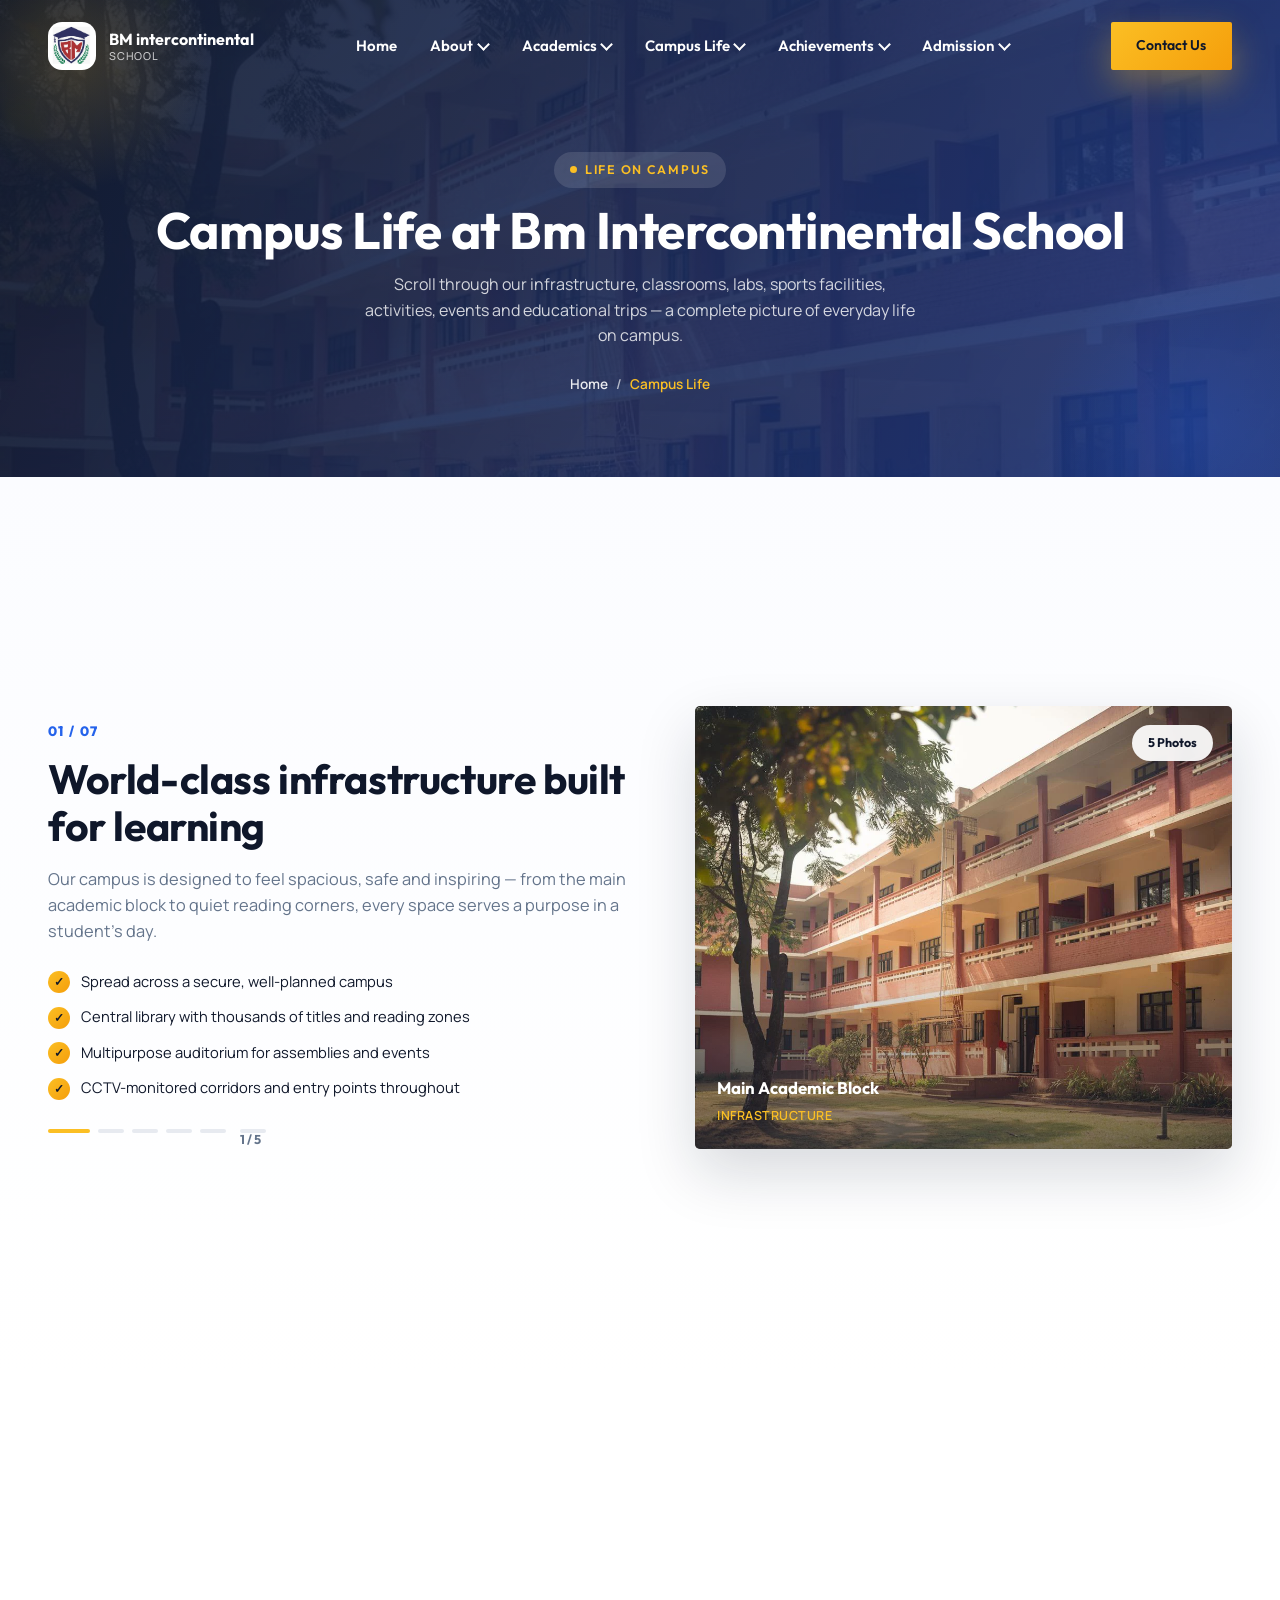
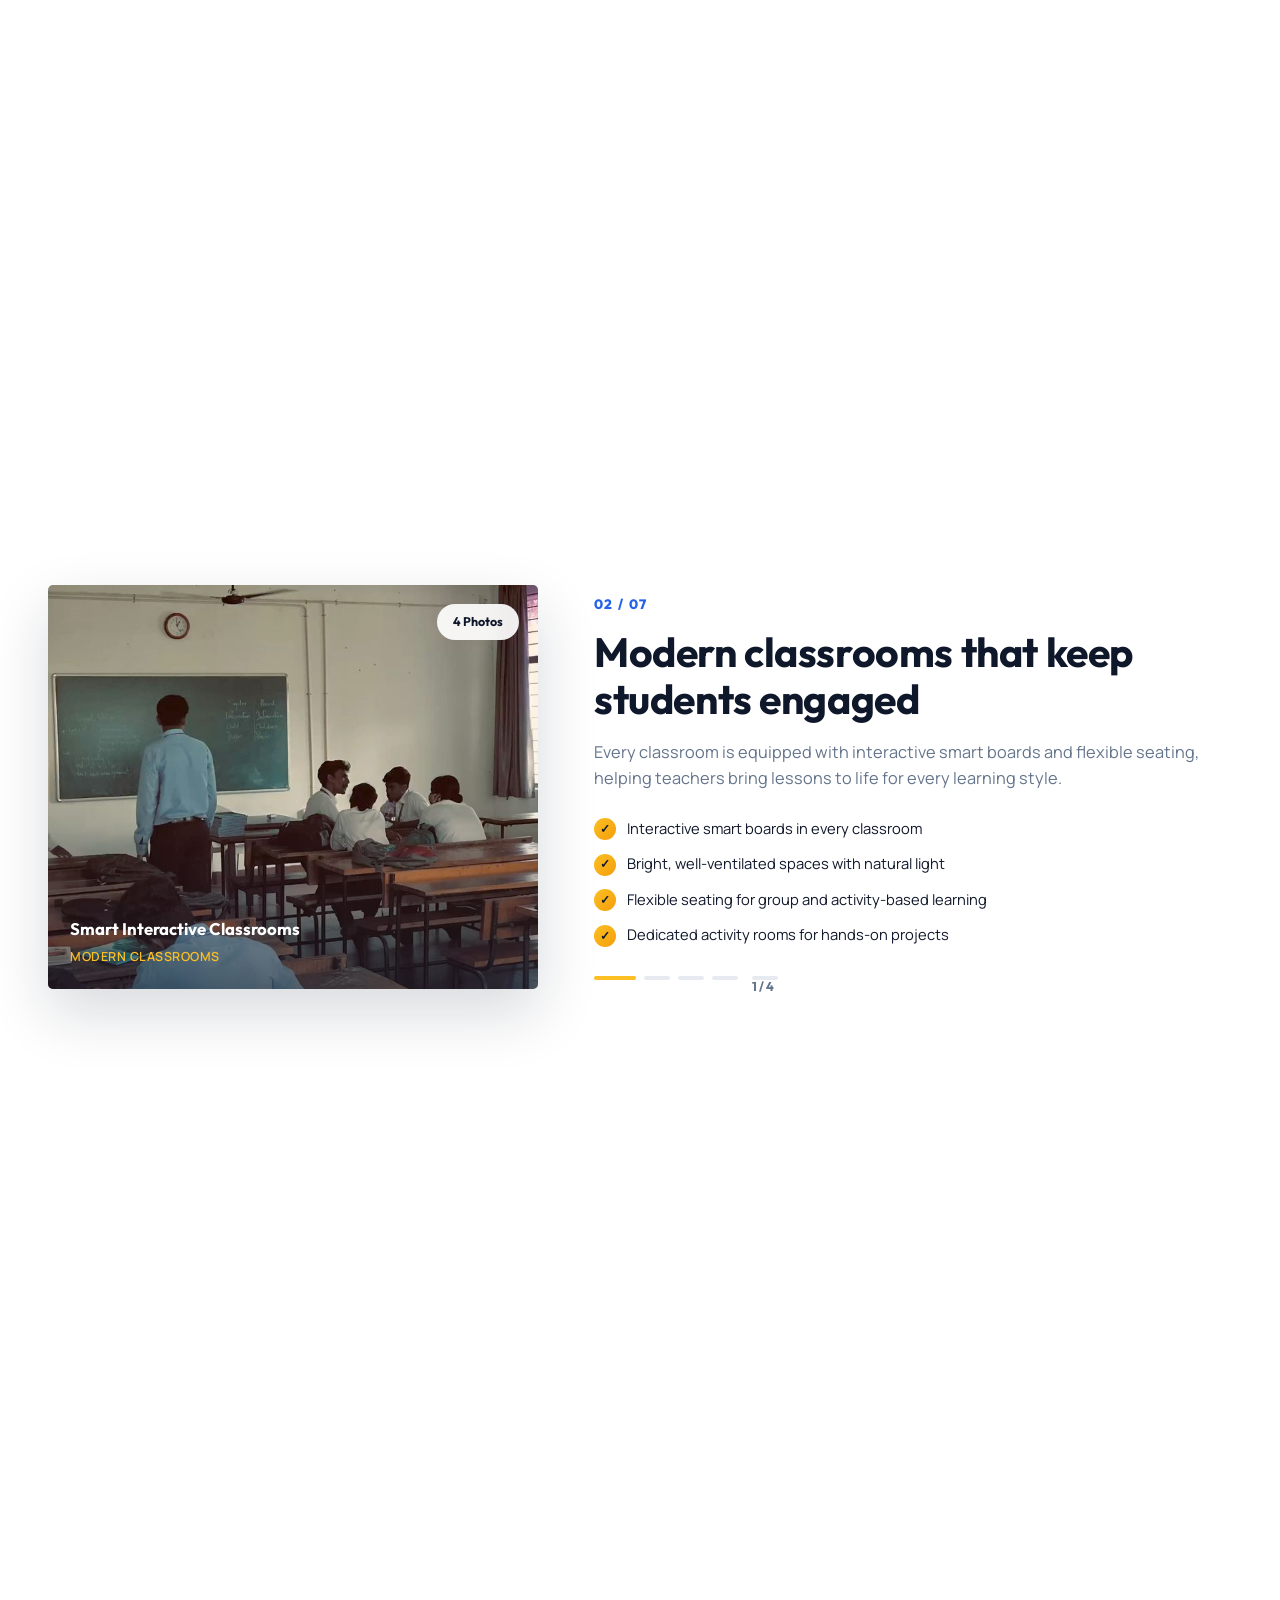
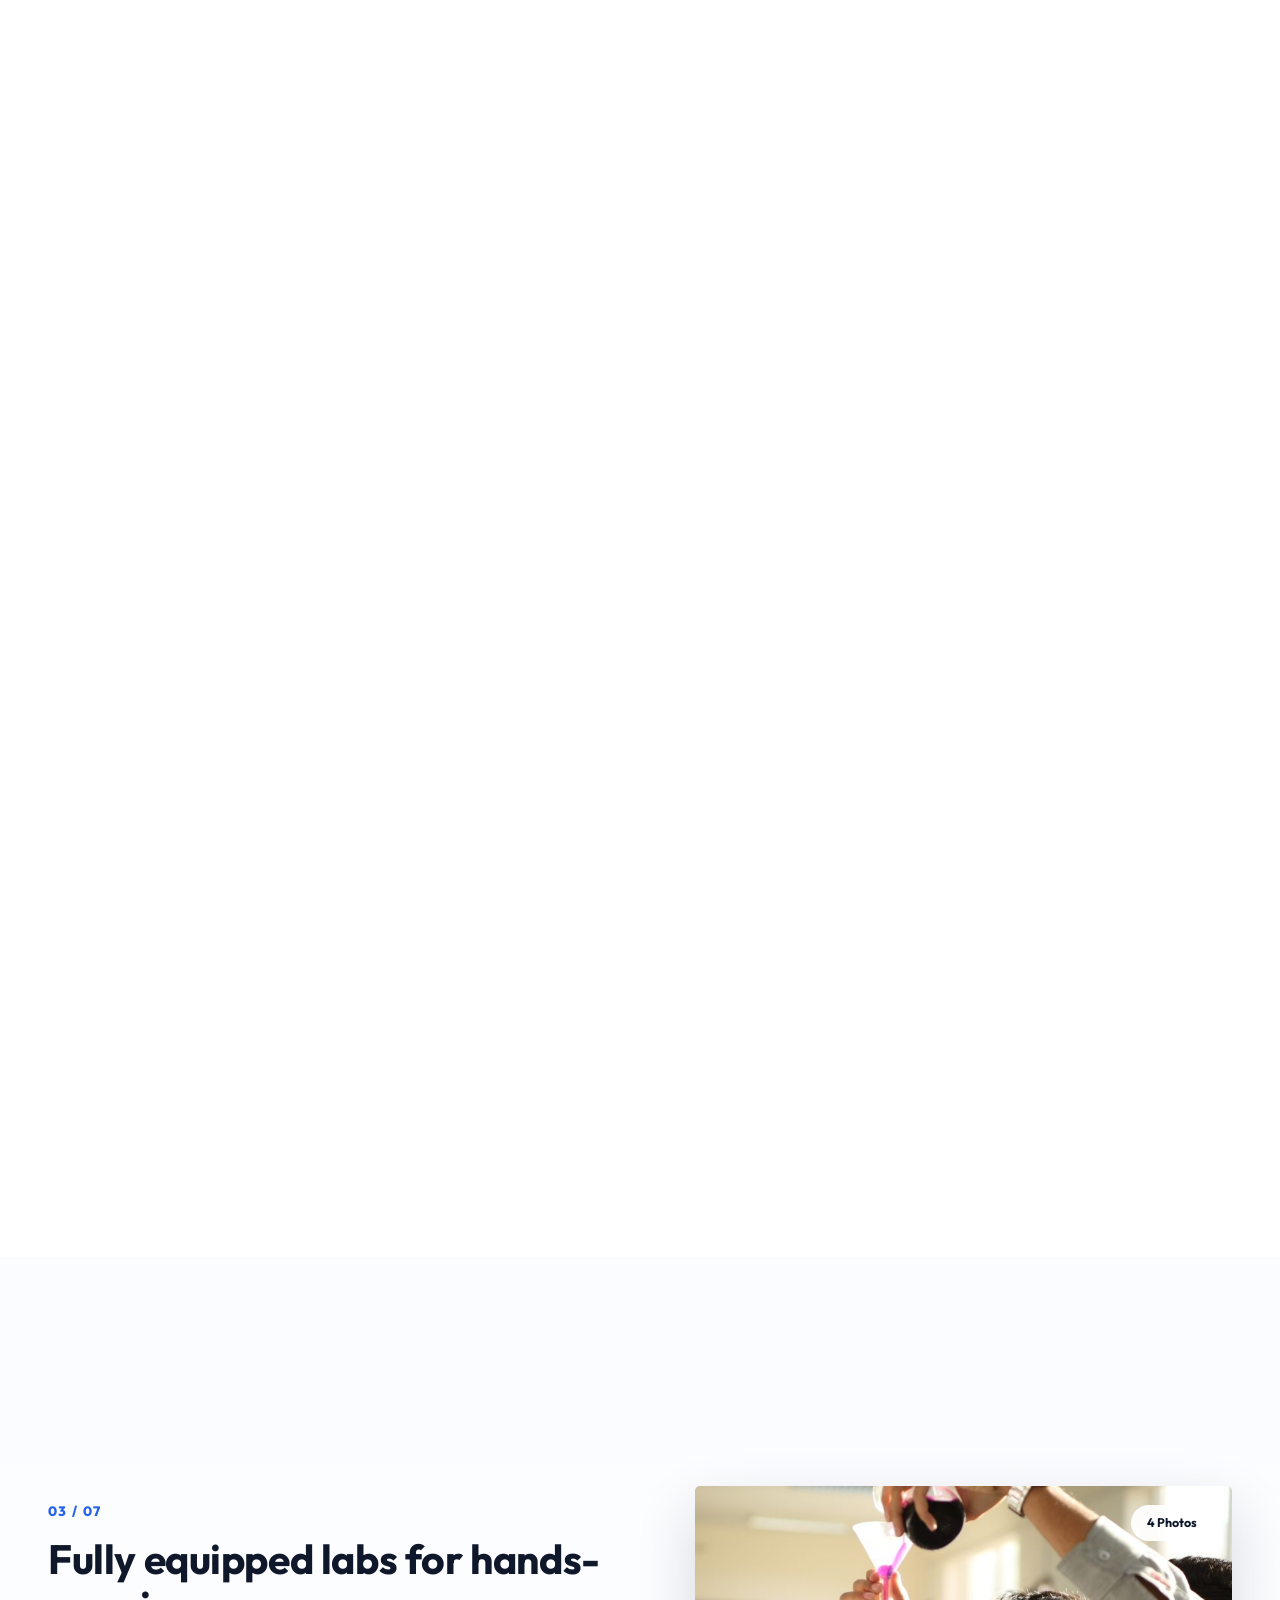
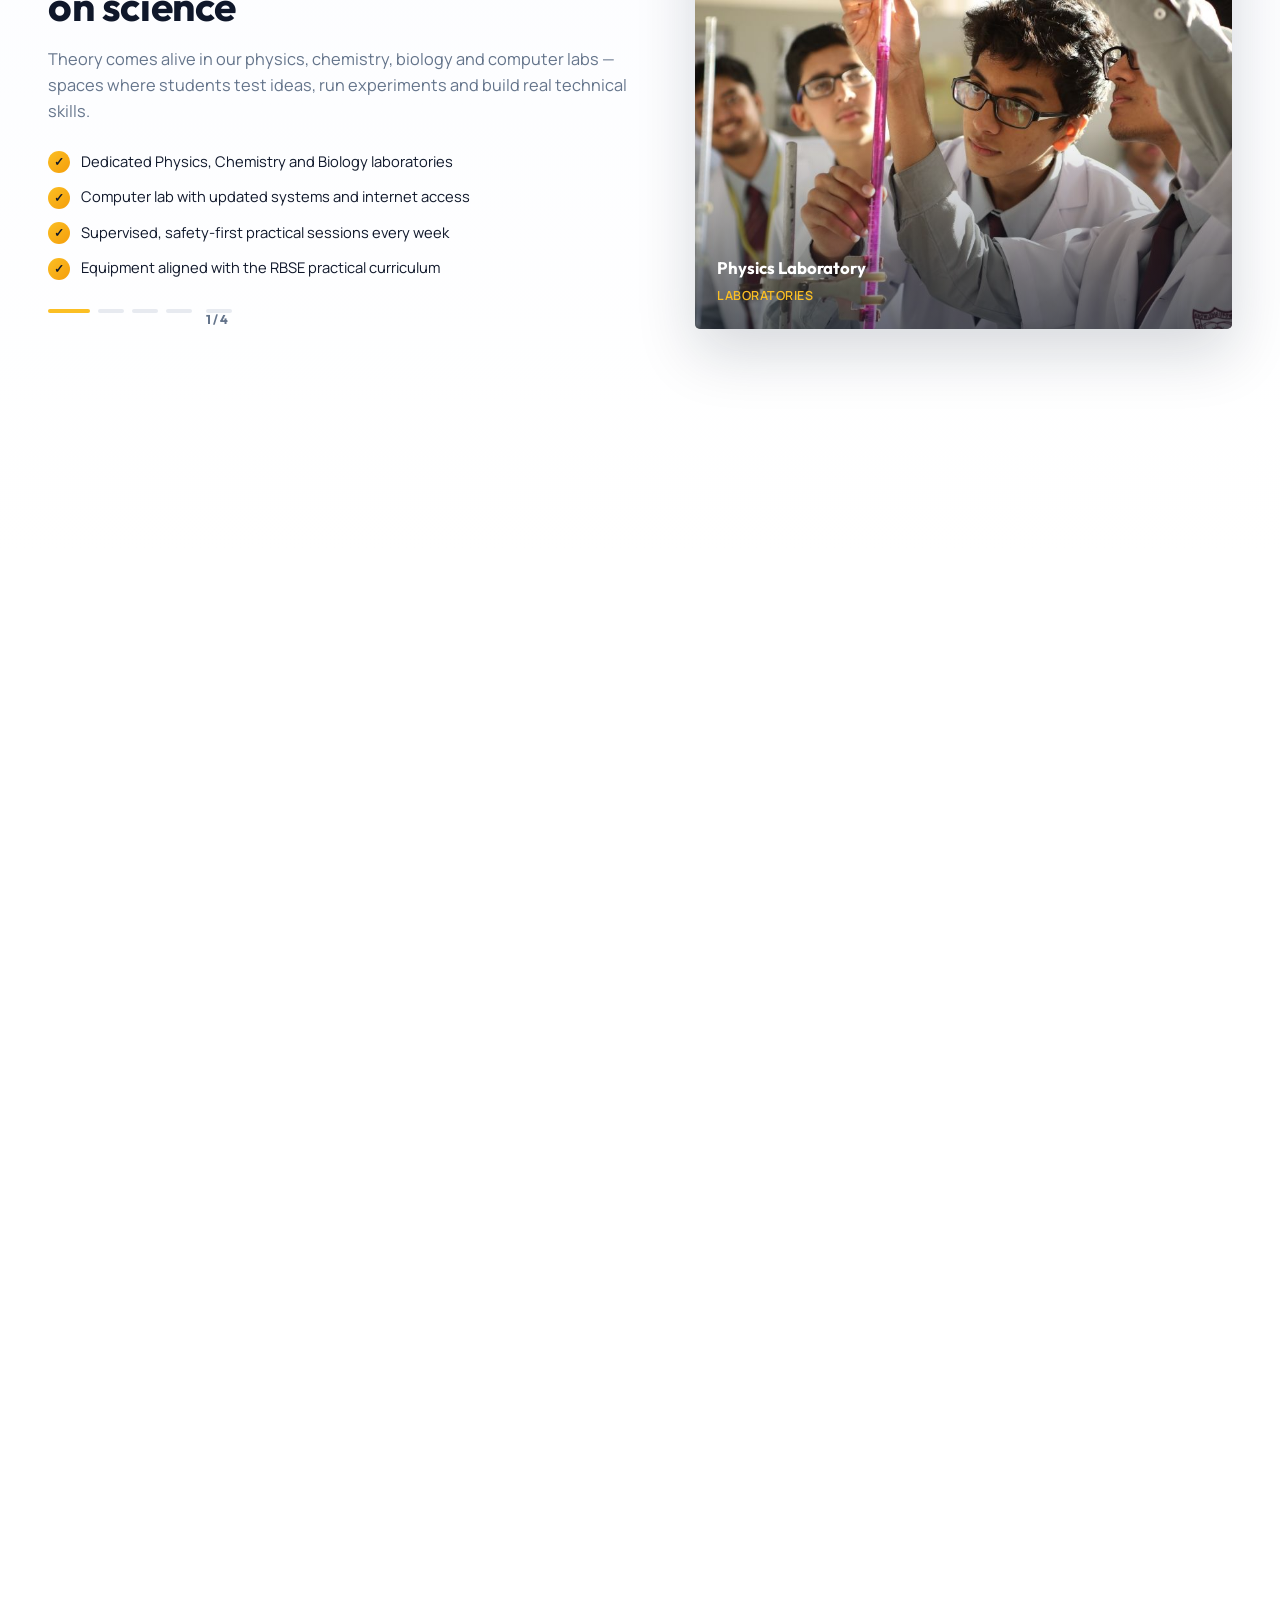
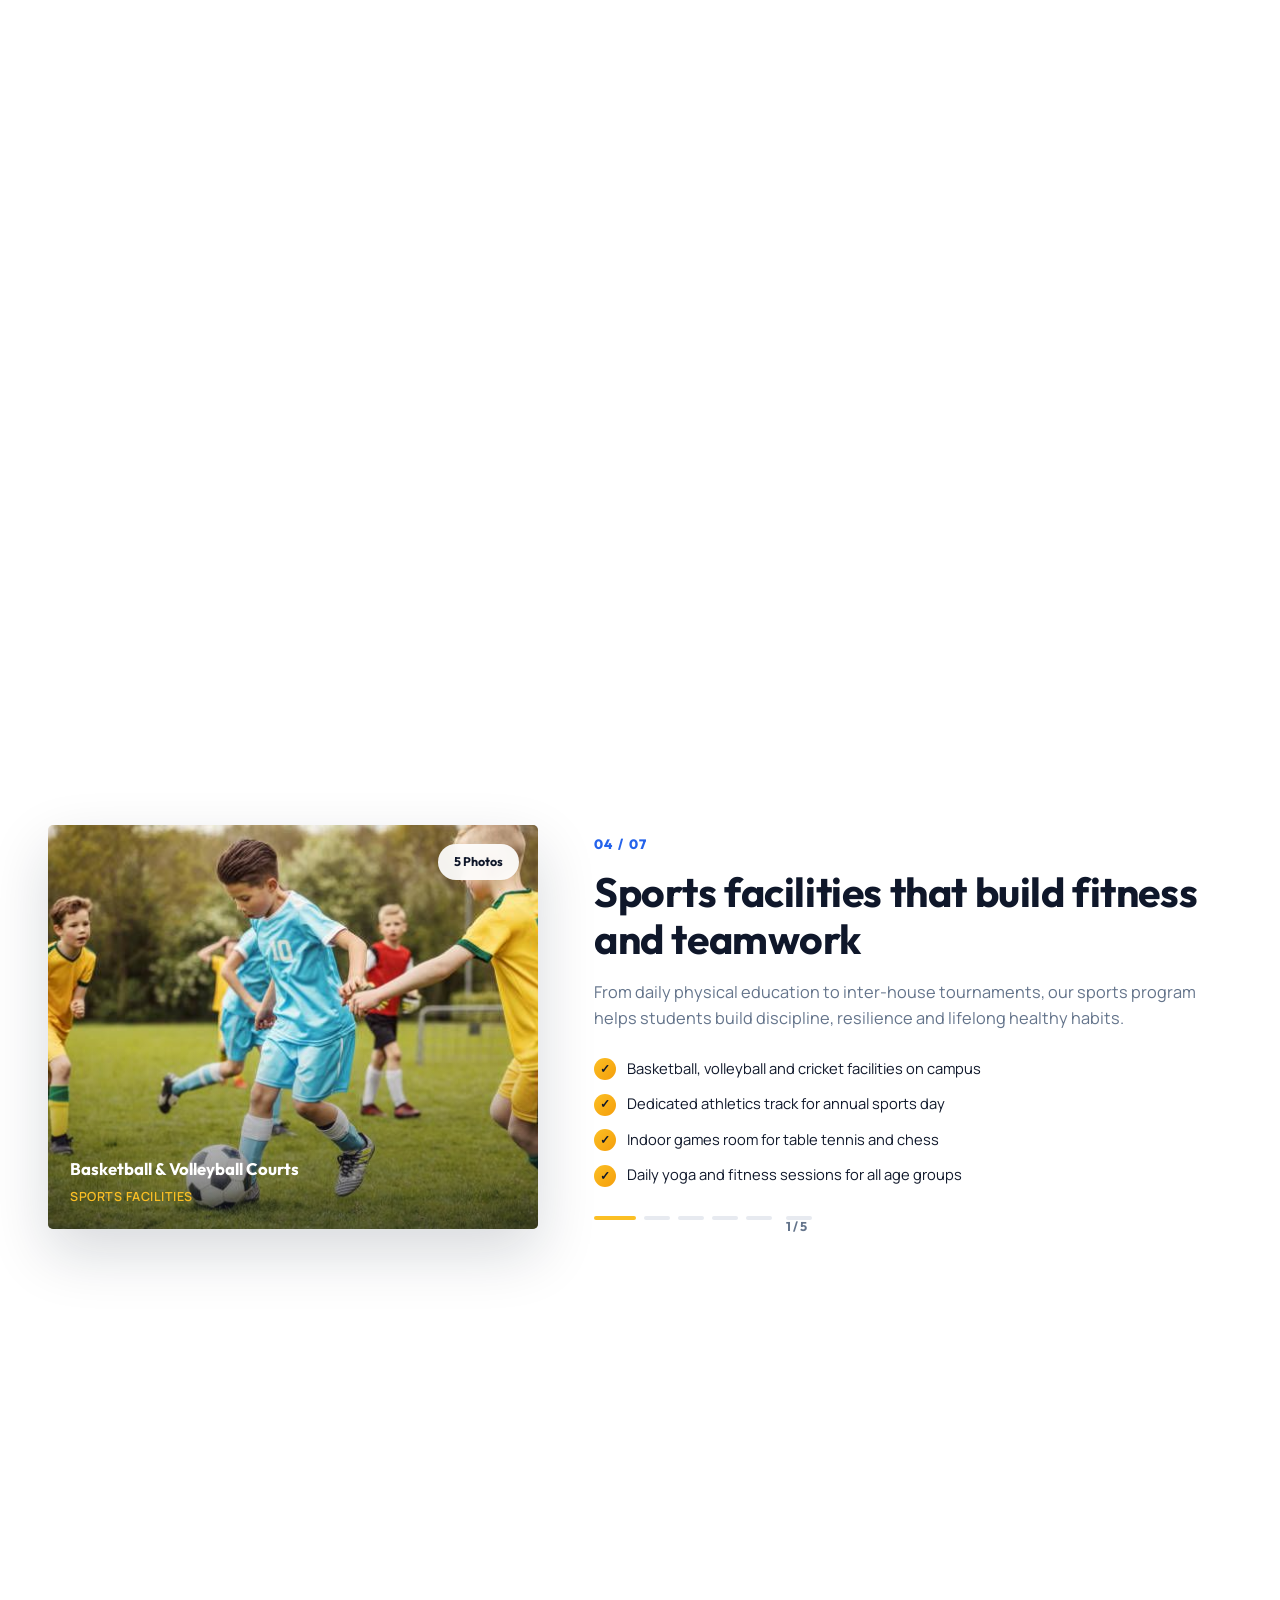
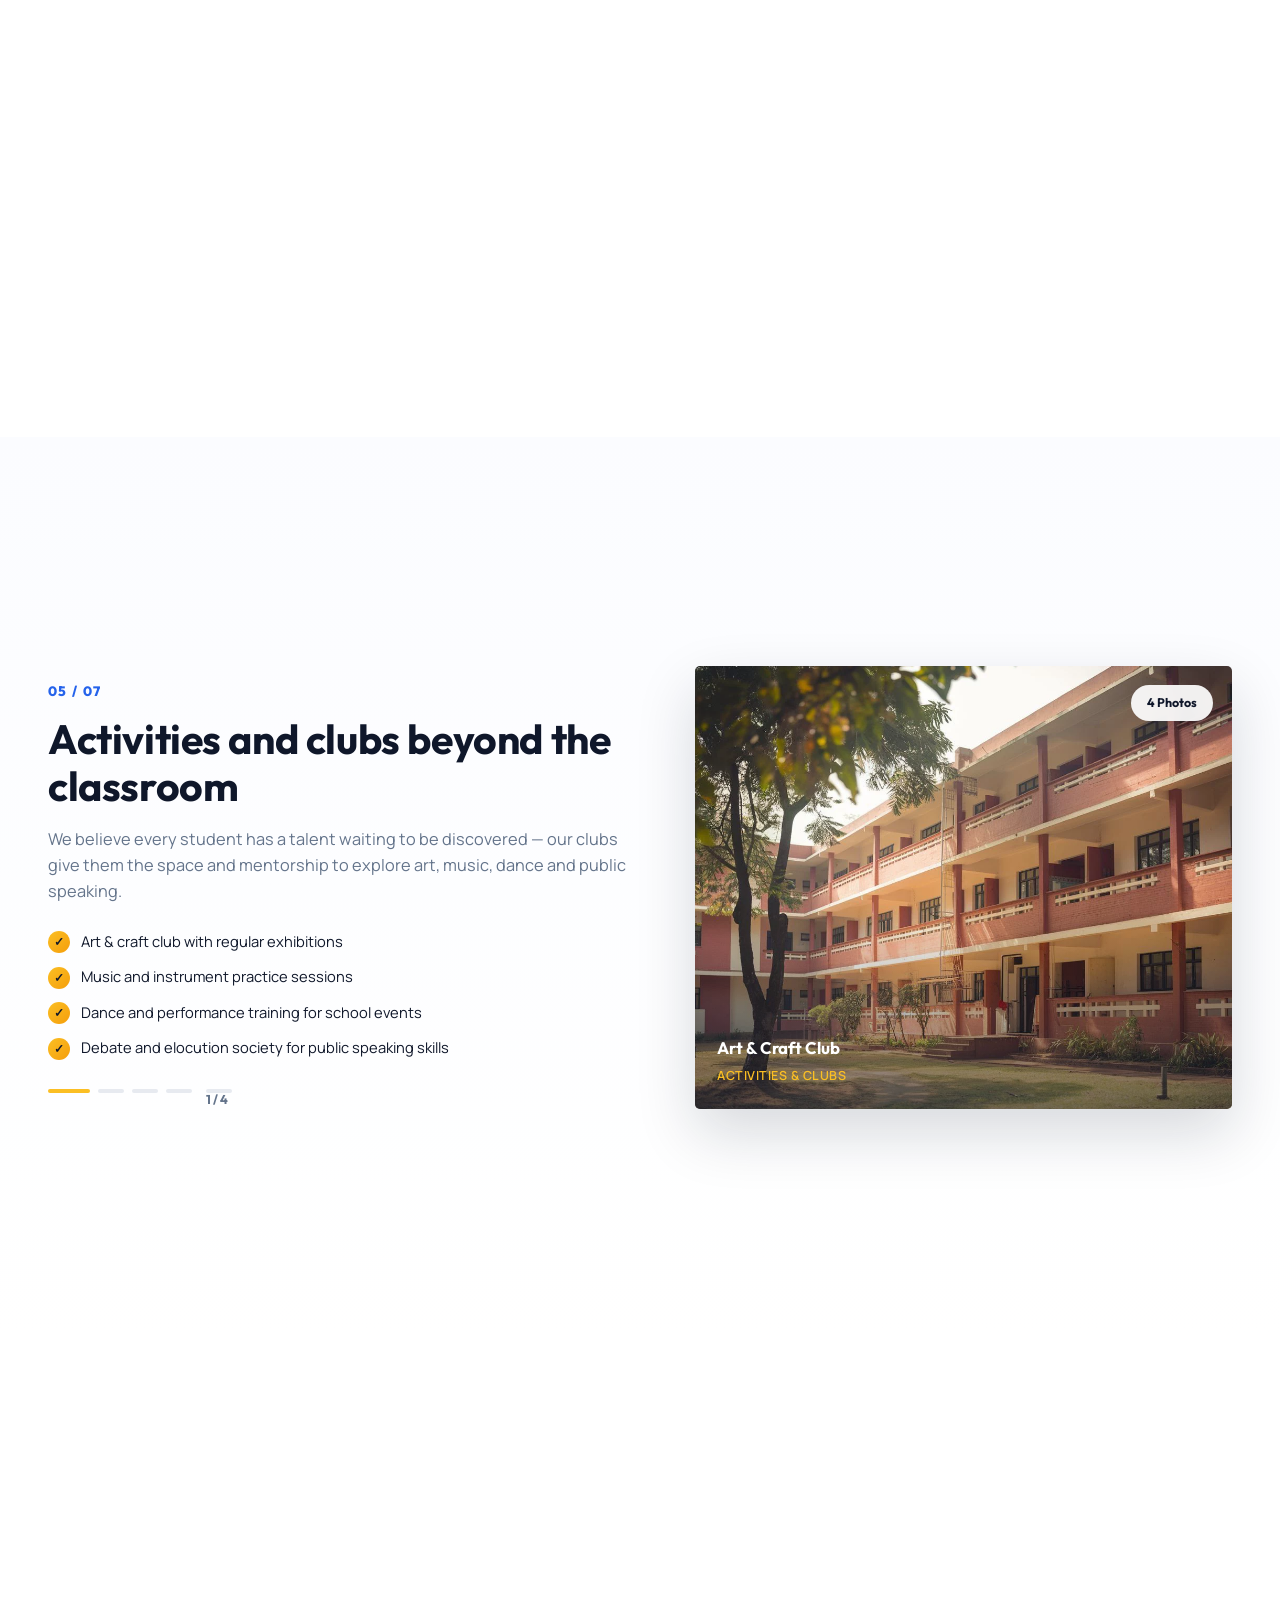
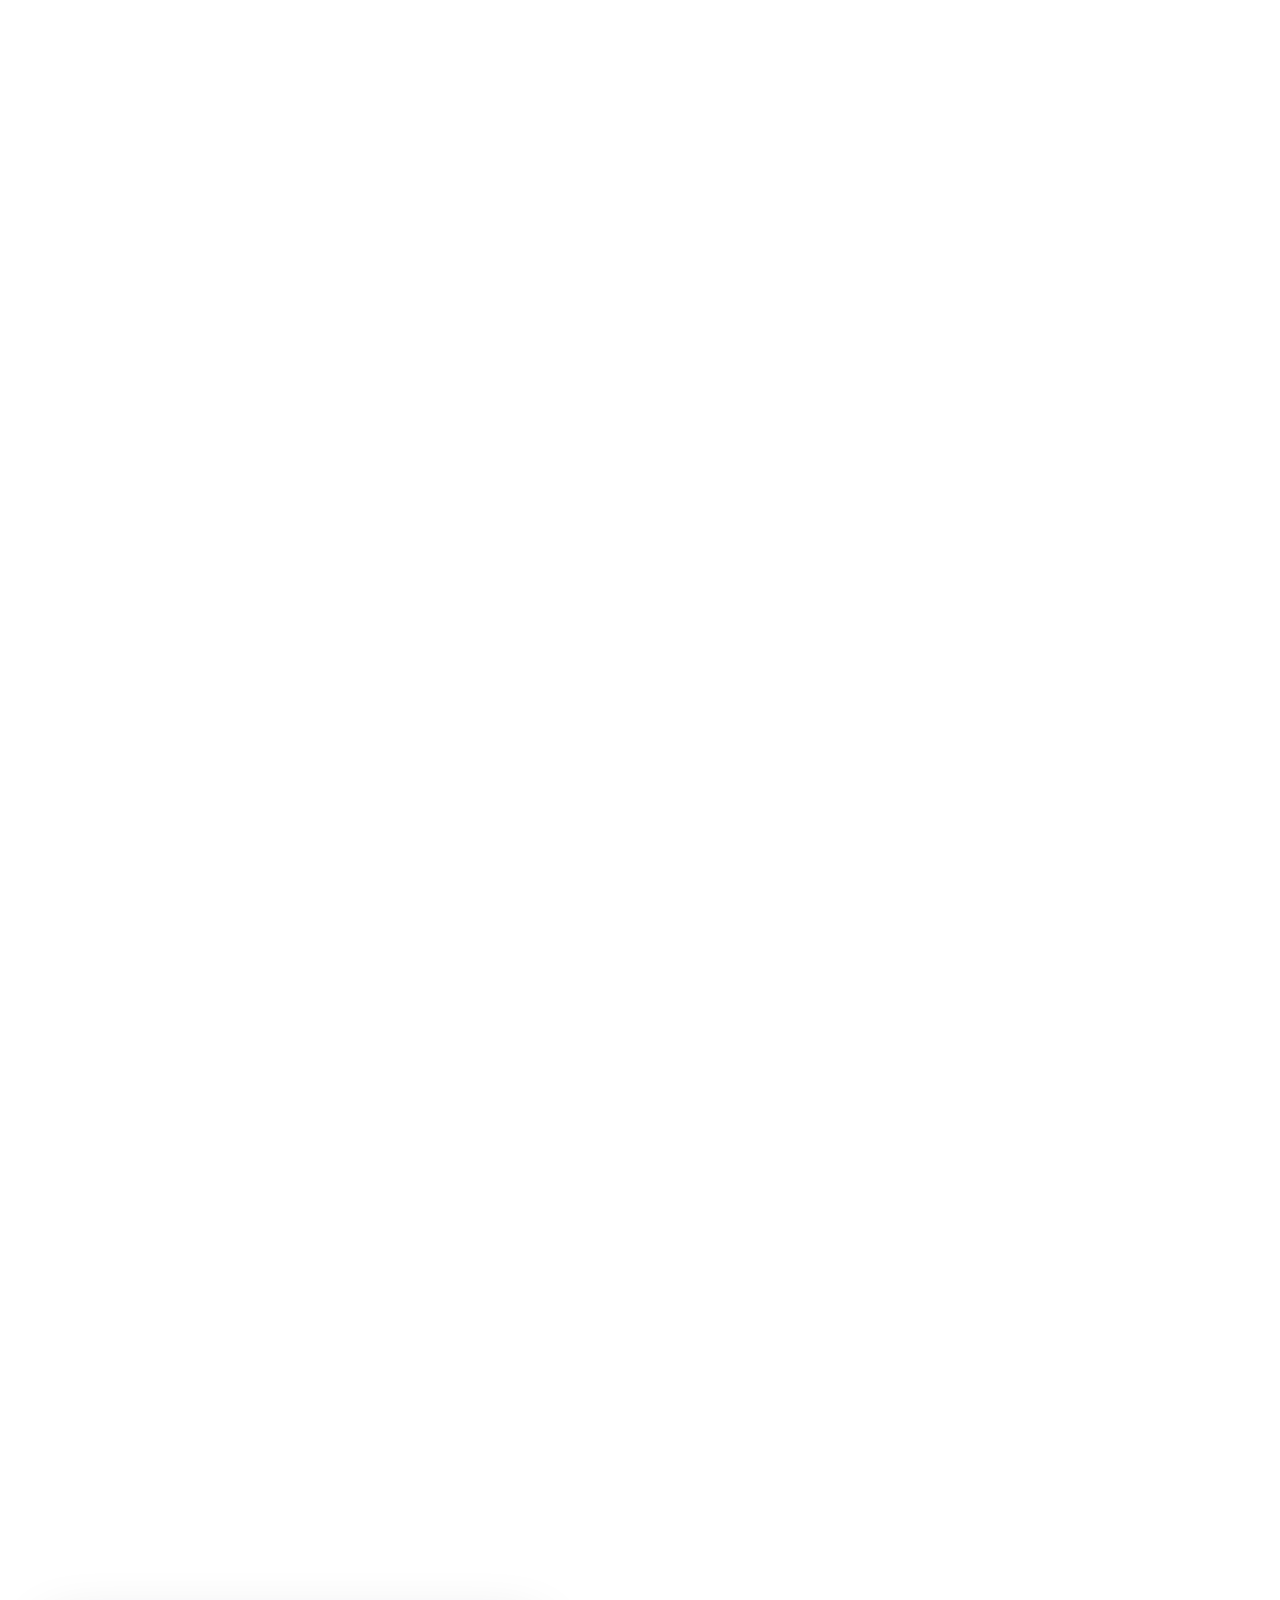
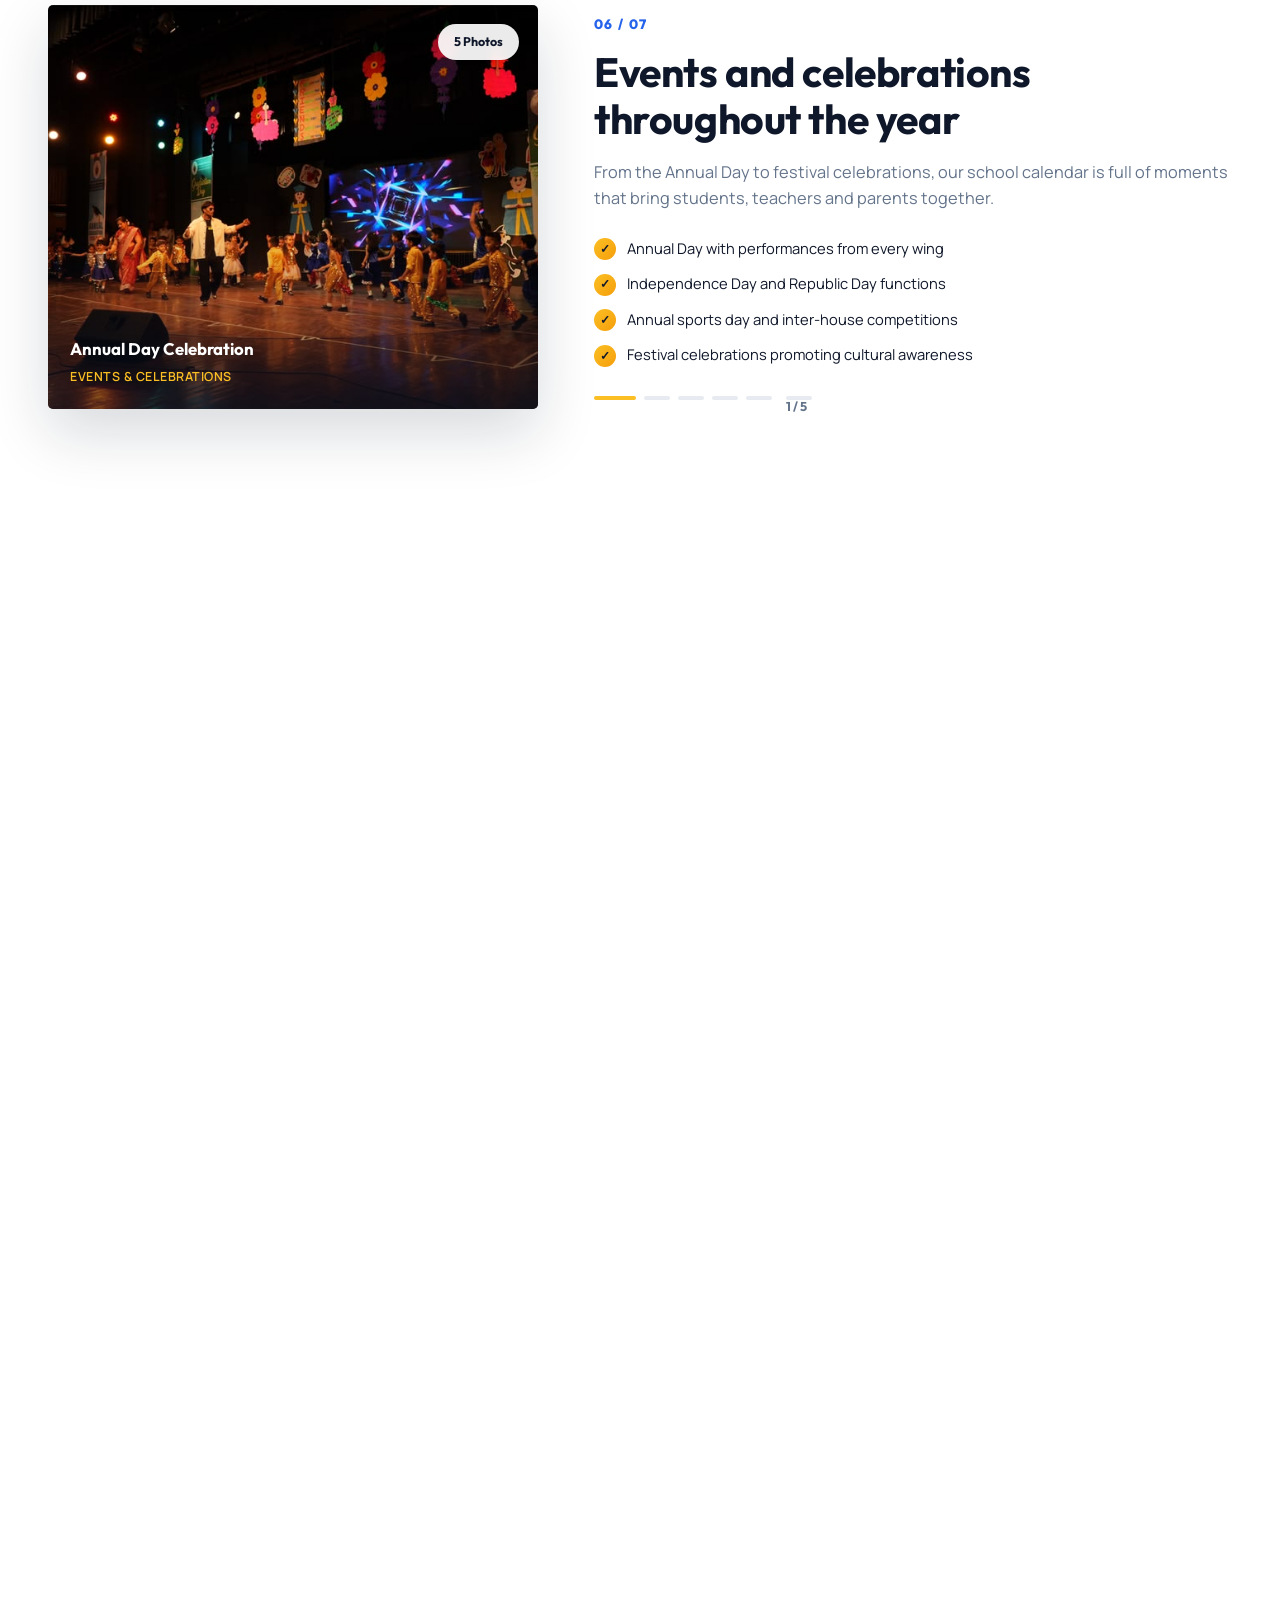
<file: campuslife.html>
<!DOCTYPE html>
<html lang="en">

<head>
  <meta charset="UTF-8">
  <meta name="viewport" content="width=device-width, initial-scale=1.0">
  <title>Campus Life | BM Intercontinental School | RBSE Affiliated</title>
  <meta name="description"
    content="Explore campus life at BM Intercontinental School — infrastructure, modern classrooms, labs, sports, activities, events and educational trips.">    <link rel="icon" type="image/png" href="km.jpg">

  <link rel="preconnect" href="https://fonts.googleapis.com">
<link rel="preconnect" href="https://fonts.gstatic.com" crossorigin>
<link rel="stylesheet" href="https://fonts.googleapis.com/css2?family=Outfit:wght@400;500;600;700;800&family=Manrope:wght@400;500;600;700&display=swap">
  <link rel="stylesheet" href="css/style.css">
  <link rel="stylesheet" href="css/home.css">
  <link rel="stylesheet" href="css/campuslife.css">
</head>

<body class="is-loading">

  <!-- ============================== LOADER ============================== -->
<div class="loader" data-loader aria-hidden="false">
    <div class="loader__content">

        <h1 class="loader__title">
            BM <span>Intercontinental</span>
        </h1>

        <p class="loader__subtitle">
            School
        </p>

        <div class="loader__dots" aria-hidden="true">
            <span></span>
            <span></span>
            <span></span>
        </div>

    </div>
</div>

  <!-- ============================== NAVBAR ============================== -->
  <header class="navbar" data-navbar>
    <div class="container navbar__inner">
      <a href="index.html" class="navbar__brand">
        <div class="navbar__logo"><img src="km.jpg" alt=""></div>
        <div class="navbar__title">BM intercontinental<small>School</small></div>
      </a>

      <nav aria-label="Primary">
        <ul class="navbar__menu">
          <li><a href="index.html" class="navbar__link">Home</a></li>
          <li>
            <a href="about.html" class="navbar__link">About <span class="chev"></span></a>
            <div class="navbar__dropdown">
              <a href="about.html#story">Our Story</a>
              <a href="about.html#values">Vision &amp; Mission</a>
              <a href="about.html#leaders">Principal's message</a>
              <a href="about.html#leaders">Director's message</a>

              <a href="about.html#why">Why Choose Us</a>
            </div>
          </li>
          <li>
            <a href="academics.html" class="navbar__link">Academics <span class="chev"></span></a>
            <div class="navbar__dropdown">
              <a href="academics.html#curriculum">Curriculum</a>
              <a href="academics.html#primary">Primary Wing</a>
              <a href="academics.html#middle">Middle Wing</a>
              <a href="academics.html#secondary">Secondary Wing</a>
              <a href="academics.html#senior-secondary">Senior Secondary</a>
            </div>
          </li>

          <li>
            <a href="campuslife.html" class="navbar__link">Campus Life <span class="chev"></span></a>
            <div class="navbar__dropdown">
              <a href="campuslife.html#infrastructure">Infrastructure</a>
              <a href="campuslife.html#classrooms">Classrooms</a>
              <a href="campuslife.html#labs">Labs</a>
              <a href="campuslife.html#sports">Sports</a>
              <a href="campuslife.html#activities">Activities</a>
              <a href="campuslife.html#events">Events & Celebration</a>
              <a href="campuslife.html#trips">Educational Trips</a>

            </div>
          </li>

          <li>
            <a href="achievements.html" class="navbar__link">Achievements <span class="chev"></span></a>
            <div class="navbar__dropdown">
              <a href="achievements.html#awards">Awards & Recognitions</a>
              <a href="achievements.html#academic-toppers">Academic Toppers</a>
              <a href="achievements.html#student-achievements">Other Achievements</a>


            </div>
          </li>
          <li>
            <a href="admission.html" class="navbar__link">Admission <span class="chev"></span></a>
            <div class="navbar__dropdown">
              <a href="admission.html#adm-process">Admission Process</a>
              <a href="admission.html#fees">Fee Structure</a>
              <a href="admission.html#eligibility">Eligibility</a>
              <a href="admission.html#eligibility">Documents Required</a>
              <a href="admission.html#admission-form">Apply Now</a>


            </div>
          </li>
        </ul>
      </nav>

      <div class="navbar__actions">
        <a href="#contact" class="btn btn-primary">Contact Us</a>
        <button class="hamburger" data-hamburger aria-label="Open menu" aria-expanded="false">
          <span></span><span></span><span></span>
        </button>
      </div>
    </div>
  </header>

  <!-- Mobile nav -->
  <div class="mobile-overlay" data-mobile-overlay></div>
  <nav class="mobile-nav" data-mobile-nav aria-label="Mobile">
    <ul>

      <li>
        <a href="index.html">Home</a>
      </li>

      <!-- About -->
      <li>
        <a href="about.html" data-mobile-toggle>
          About <span class="chev"></span>
        </a>
        <div class="mobile-nav__sub">
          <a href="about.html#story">Our Story</a>
          <a href="about.html#values">Vision &amp; Mission</a>
          <a href="about.html#leaders">Principal's Message</a>
          <a href="about.html#leaders">Director's Message</a>
          <a href="about.html#why">Why Choose Us</a>
        </div>
      </li>

      <!-- Academics -->
      <li>
        <a href="academics.html" data-mobile-toggle>
          Academics <span class="chev"></span>
        </a>
        <div class="mobile-nav__sub">
          <a href="academics.html#curriculum">Curriculum</a>
          <a href="academics.html#primary">Primary Wing</a>
          <a href="academics.html#middle">Middle Wing</a>
          <a href="academics.html#secondary">Secondary Wing</a>
          <a href="academics.html#senior-secondary">Senior Secondary</a>
        </div>
      </li>

      <!-- Campus Life -->
      <li>
        <a href="campuslife.html" data-mobile-toggle>
          Campus Life <span class="chev"></span>
        </a>
        <div class="mobile-nav__sub">
          <a href="campuslife.html#infrastructure">Infrastructure</a>
          <a href="campuslife.html#classrooms">Classrooms</a>
          <a href="campuslife.html#labs">Labs</a>
          <a href="campuslife.html#sports">Sports</a>
          <a href="campuslife.html#activities">Activities</a>
          <a href="campuslife.html#events">Events &amp; Celebrations</a>
          <a href="campuslife.html#trips">Educational Trips</a>
        </div>
      </li>

      <!-- Achievements -->
      <li>
        <a href="achievements.html" data-mobile-toggle>
          Achievements <span class="chev"></span>
        </a>
        <div class="mobile-nav__sub">
          <a href="achievements.html#awards">Awards &amp; Recognitions</a>
          <a href="achievements.html#academic-toppers">Academic Toppers</a>
          <a href="achievements.html#student-achievements">Other Achievements</a>
        </div>
      </li>

      <!-- Admission -->
      <li>
        <a href="admission.html" data-mobile-toggle>
          Admission <span class="chev"></span>
        </a>
        <div class="mobile-nav__sub">
          <a href="admission.html#adm-process">Admission Process</a>
          <a href="admission.html#fees">Fee Structure</a>
          <a href="admission.html#eligibility">Eligibility</a>
          <a href="admission.html#eligibility">Documents Required</a>
          <a href="admission.html#admission-form">Apply Now</a>
        </div>
      </li>

    </ul>

    <a href="#contact" class="btn btn-primary">Contact Us</a>
  </nav>

  <main id="top">

    <!-- ============================== PAGE BANNER (HERO) ============================== -->
    <section class="page-banner">
      <div class="page-banner__shape page-banner__shape--1"></div>
      <div class="page-banner__shape page-banner__shape--2"></div>
      <div class="container page-banner__inner">
        <span class="eyebrow">Life On Campus</span>
        <h1>Campus Life at Bm Intercontinental School</h1>
        <p>Scroll through our infrastructure, classrooms, labs, sports facilities, activities, events and educational
          trips — a complete picture of everyday life on campus.</p>
        <div class="breadcrumb"><a href="index.html">Home</a> / <span>Campus Life</span></div>
      </div>
    </section>



    <!-- ============================== 1. INFRASTRUCTURE ============================== -->
    <section class="scrollsec" id="infrastructure" data-scrollsec="infrastructure">
      <div class="scrollsec__sticky">
        <div class="container scrollsec__grid">
          <div class="scrollsec__info" data-reveal="left">
            <span class="scrollsec__index">01 / 07</span>
            <h2>World-class infrastructure built for learning</h2>
            <p class="lead">Our campus is designed to feel spacious, safe and inspiring — from the main academic block
              to quiet reading corners, every space serves a purpose in a student's day.</p>
            <ul class="scrollsec__points">
              <li>Spread across a secure, well-planned campus</li>
              <li>Central library with thousands of titles and reading zones</li>
              <li>Multipurpose auditorium for assemblies and events</li>
              <li>CCTV-monitored corridors and entry points throughout</li>
            </ul>
            <div class="scrollsec__progress" data-progress></div>
          </div>
          <div class="scrollsec__gallery" data-gallery></div>
        </div>
      </div>
    </section>

    <!-- ============================== 2. MODERN CLASSROOMS ============================== -->
    <section class="scrollsec" id="classrooms" data-scrollsec="classrooms">
      <div class="scrollsec__sticky">
        <div class="container scrollsec__grid">
          <div class="scrollsec__info" data-reveal="left">
            <span class="scrollsec__index">02 / 07</span>
            <h2>Modern classrooms that keep students engaged</h2>
            <p class="lead">Every classroom is equipped with interactive smart boards and flexible seating, helping
              teachers bring lessons to life for every learning style.</p>
            <ul class="scrollsec__points">
              <li>Interactive smart boards in every classroom</li>
              <li>Bright, well-ventilated spaces with natural light</li>
              <li>Flexible seating for group and activity-based learning</li>
              <li>Dedicated activity rooms for hands-on projects</li>
            </ul>
            <div class="scrollsec__progress" data-progress></div>
          </div>
          <div class="scrollsec__gallery" data-gallery></div>
        </div>
      </div>
    </section>

    <!-- ============================== 3. LABS ============================== -->
    <section class="scrollsec" id="labs" data-scrollsec="labs">
      <div class="scrollsec__sticky">
        <div class="container scrollsec__grid">
          <div class="scrollsec__info" data-reveal="left">
            <span class="scrollsec__index">03 / 07</span>
            <h2>Fully equipped labs for hands-on science</h2>
            <p class="lead">Theory comes alive in our physics, chemistry, biology and computer labs — spaces where
              students test ideas, run experiments and build real technical skills.</p>
            <ul class="scrollsec__points">
              <li>Dedicated Physics, Chemistry and Biology laboratories</li>
              <li>Computer lab with updated systems and internet access</li>
              <li>Supervised, safety-first practical sessions every week</li>
              <li>Equipment aligned with the RBSE practical curriculum</li>
            </ul>
            <div class="scrollsec__progress" data-progress></div>
          </div>
          <div class="scrollsec__gallery" data-gallery></div>
        </div>
      </div>
    </section>

    <!-- ============================== 4. SPORTS ============================== -->
    <section class="scrollsec" id="sports" data-scrollsec="sports">
      <div class="scrollsec__sticky">
        <div class="container scrollsec__grid">
          <div class="scrollsec__info" data-reveal="left">
            <span class="scrollsec__index">04 / 07</span>
            <h2>Sports facilities that build fitness and teamwork</h2>
            <p class="lead">From daily physical education to inter-house tournaments, our sports program helps students
              build discipline, resilience and lifelong healthy habits.</p>
            <ul class="scrollsec__points">
              <li>Basketball, volleyball and cricket facilities on campus</li>
              <li>Dedicated athletics track for annual sports day</li>
              <li>Indoor games room for table tennis and chess</li>
              <li>Daily yoga and fitness sessions for all age groups</li>
            </ul>
            <div class="scrollsec__progress" data-progress></div>
          </div>
          <div class="scrollsec__gallery" data-gallery></div>
        </div>
      </div>
    </section>

    <!-- ============================== 5. ACTIVITIES ============================== -->
    <section class="scrollsec" id="activities" data-scrollsec="activities">
      <div class="scrollsec__sticky">
        <div class="container scrollsec__grid">
          <div class="scrollsec__info" data-reveal="left">
            <span class="scrollsec__index">05 / 07</span>
            <h2>Activities and clubs beyond the classroom</h2>
            <p class="lead">We believe every student has a talent waiting to be discovered — our clubs give them the
              space and mentorship to explore art, music, dance and public speaking.</p>
            <ul class="scrollsec__points">
              <li>Art &amp; craft club with regular exhibitions</li>
              <li>Music and instrument practice sessions</li>
              <li>Dance and performance training for school events</li>
              <li>Debate and elocution society for public speaking skills</li>
            </ul>
            <div class="scrollsec__progress" data-progress></div>
          </div>
          <div class="scrollsec__gallery" data-gallery></div>
        </div>
      </div>
    </section>

    <!-- ============================== 6. EVENTS & CELEBRATIONS ============================== -->
    <section class="scrollsec" id="events" data-scrollsec="events">
      <div class="scrollsec__sticky">
        <div class="container scrollsec__grid">
          <div class="scrollsec__info" data-reveal="left">
            <span class="scrollsec__index">06 / 07</span>
            <h2>Events and celebrations throughout the year</h2>
            <p class="lead">From the Annual Day to festival celebrations, our school calendar is full of moments that
              bring students, teachers and parents together.</p>
            <ul class="scrollsec__points">
              <li>Annual Day with performances from every wing</li>
              <li>Independence Day and Republic Day functions</li>
              <li>Annual sports day and inter-house competitions</li>
              <li>Festival celebrations promoting cultural awareness</li>
            </ul>
            <div class="scrollsec__progress" data-progress></div>
          </div>
          <div class="scrollsec__gallery" data-gallery></div>
        </div>
      </div>
    </section>

    <!-- ============================== 7. EDUCATIONAL TRIPS ============================== -->
    <section class="scrollsec" id="trips" data-scrollsec="trips">
      <div class="scrollsec__sticky">
        <div class="container scrollsec__grid">
          <div class="scrollsec__info" data-reveal="left">
            <span class="scrollsec__index">07 / 07</span>
            <h2>Educational trips that extend learning beyond books</h2>
            <p class="lead">Carefully planned excursions connect classroom learning to the real world, from heritage
              sites to science exhibitions and industrial visits.</p>
            <ul class="scrollsec__points">
              <li>Historical and heritage site excursions</li>
              <li>Science city and exhibition visits</li>
              <li>Adventure and nature camps for team-building</li>
              <li>Industrial and career-oriented field visits</li>
            </ul>
            <div class="scrollsec__progress" data-progress></div>
          </div>
          <div class="scrollsec__gallery" data-gallery></div>
        </div>
      </div>
    </section>

    <!-- ============================== ADMISSION CTA ============================== -->
    <section class="admission" id="admission">
      <div class="admission__shape admission__shape--1"></div>
      <div class="admission__shape admission__shape--2"></div>
      <div class="container admission__inner" data-reveal="scale">
        <span class="eyebrow" style="background:rgba(255,255,255,.12); color:#FBBF24;">Admissions 2026–27</span>
        <h2>Admission Open for the New Session</h2>
        <p class="lead">Limited seats available across Nursery to Class XI. Begin your child's journey with a school
          that puts learning and character first.</p>

        <ul class="admission__checklist">
          <li>RBSE Affiliated</li>
          <li>Transport Facility</li>
          <li>Smart Classrooms</li>
          <li>Experienced Faculty</li>
          <li>Safe Campus</li>
        </ul>

        <div class="admission__cta">
          <a href="#contact" class="btn btn-outline">Contact Us </a>
          <a href="admission.html" class="btn btn-primary">Apply Now ➜</a>
        </div>
      </div>
    </section>

    <!-- ============================== CONTACT ============================== -->
    <section class="section contact" id="contact">
      <div class="container">
        <div class="section-head center" data-reveal="up">
          <span class="eyebrow">Get In Touch</span>
          <h2>We'd love to hear from you</h2>
          <p>Have a question about admissions or academics? Reach out — our team responds within one working day.</p>
        </div>

        <div class="contact__grid">
          <div class="contact-card card" data-reveal="up">
            <div class="icon"><svg width="22" height="22" viewBox="0 0 24 24" fill="none">
                <path d="M12 21s-7-6.2-7-11.2A7 7 0 0112 3a7 7 0 017 6.8C19 14.8 12 21 12 21z" stroke="#0F172A"
                  stroke-width="1.8" />
                <circle cx="12" cy="10" r="2.4" stroke="#0F172A" stroke-width="1.8" />
              </svg></div>
            <h4>Visit Our Campus</h4>
            <p>BM Intercontinental School, NH-21, Near Kumher Road, Bharatpur, Rajasthan – 321001</p>
          </div>
          <div class="contact-card card" data-reveal="up" style="--i:1">
            <div class="icon"><svg width="22" height="22" viewBox="0 0 24 24" fill="none">
                <path d="M4 5h3l2 5-2 1a12 12 0 006 6l1-2 5 2v3a2 2 0 01-2 2A16 16 0 014 7a2 2 0 010-2z"
                  fill="#0F172A" />
              </svg></div>
            <h4>Call Us</h4>
            <p>+91 94140 00000<br>+91 78900 11122</p>
          </div>
          <div class="contact-card card" data-reveal="up" style="--i:2">
            <div class="icon"><svg width="22" height="22" viewBox="0 0 24 24" fill="none">
                <rect x="3" y="5" width="18" height="14" rx="2" stroke="#0F172A" stroke-width="1.8" />
                <path d="M4 6l8 7 8-7" stroke="#0F172A" stroke-width="1.8" />
              </svg></div>
            <h4>Email Us</h4>
            <p>info@BMPublicschool.edu.in<br>admissions@BMPublicschool.edu.in</p>
          </div>
        </div>

        <div class="contact__lower" data-reveal="up">
          <div class="contact__social">
            <p>Follow Our School</p>
            <div class="contact__social-icons">
              <a href="#" aria-label="Facebook"><svg width="18" height="18" viewBox="0 0 24 24" fill="none">
                  <path d="M14 9h3V6h-3c-2 0-3.5 1.5-3.5 3.5V12H8v3h2.5v6h3v-6H16l.5-3h-3V9.8c0-.5.2-.8.8-.8z"
                    fill="#2563EB" />
                </svg></a>
              <a href="#" aria-label="Instagram"><svg width="18" height="18" viewBox="0 0 24 24" fill="none">
                  <rect x="3" y="3" width="18" height="18" rx="5" stroke="#2563EB" stroke-width="1.8" />
                  <circle cx="12" cy="12" r="4" stroke="#2563EB" stroke-width="1.8" />
                  <circle cx="17.2" cy="6.8" r="1.1" fill="#2563EB" />
                </svg></a>
              <a href="#" aria-label="YouTube"><svg width="18" height="18" viewBox="0 0 24 24" fill="none">
                  <rect x="2.5" y="6" width="19" height="12" rx="3" stroke="#2563EB" stroke-width="1.8" />
                  <path d="M10.5 9.5l5 2.5-5 2.5z" fill="#2563EB" />
                </svg></a>
              <a href="#" aria-label="LinkedIn"><svg width="18" height="18" viewBox="0 0 24 24" fill="none">
                  <rect x="3" y="3" width="18" height="18" rx="3" stroke="#2563EB" stroke-width="1.8" />
                  <circle cx="8" cy="8.5" r="1.2" fill="#2563EB" />
                  <path d="M8 11v6M12 11v6M12 13.5c0-1.6 4-1.6 4 0V17" stroke="#2563EB" stroke-width="1.6" />
                </svg></a>
            </div>
          </div>
          <div class="contact__map">
            <iframe src="https://www.google.com/maps?q=Bharatpur,Rajasthan&output=embed" title="School location map"
              loading="lazy" referrerpolicy="no-referrer-when-downgrade"></iframe>
          </div>
        </div>
      </div>
    </section>
  </main>

  <!-- ============================== FOOTER ============================== -->
  <footer class="footer">
    <div class="container footer__top">
      <div class="footer__brand">
        <div class="navbar__logo"><img src="km.jpg" alt=""></div>
        <h5 style="margin-top:1rem;">BM Intercontinental School</h5>
        <p>An RBSE affiliated institution committed to academic excellence, modern infrastructure and holistic student
          growth.</p>
      </div>

      <div>
  <h5>Quick Links</h5>
  <ul>
    <li><a href="about.html">About Us</a></li>
    <li><a href="campuslife.html">Campus Life</a></li>
    <li><a href="achievements.html">Achievements</a></li>
    <li><a href="admission.html">Admission</a></li>
    <li><a href="#contact">Contact Us</a></li>
  </ul>
</div>

<div>
  <h5>Academics</h5>
  <ul>
    <li><a href="academics.html#primary">Primary Wing</a></li>
    <li><a href="academics.html#middle">Middle Wing</a></li>
    <li><a href="academics.html#secondary">Secondary Wing</a></li>
    <li><a href="academics.html#senior-secondary">Senior Secondary</a></li>
    <li><a href="academics.html#curriculum">Curriculum</a></li>
  </ul>
</div>

<div>
  <h5>Admissions</h5>
  <ul>
    <li><a href="admission.html#adm-process">Admission Process</a></li>
    <li><a href="admission.html#eligibility">Eligibility</a></li>
    <li><a href="admission.html#fees">Fee Structure</a></li>
    <li><a href="admission.html#admission-form">Apply Now</a></li>
    <li><a href="#contact">Contact Admissions</a></li>
  </ul>
</div>
    </div>

    <div class="container footer__bottom">
      <p>© <span data-year>2026</span> BM Intercontinental School. All rights reserved.</p>
      <div class="legal">
        <a href="#">Privacy Policy</a>
        <a href="#">Terms of Use</a>
      </div>
    </div>
  </footer>
  <button class="back-to-top" data-back-to-top aria-label="Back to top">
    <svg width="18" height="18" viewBox="0 0 24 24" fill="none">
      <path d="M12 19V5M5 12l7-7 7 7" stroke="#0F172A" stroke-width="2.2" stroke-linecap="round"
        stroke-linejoin="round" />
    </svg>
  </button>

  <script src="js/loader.js" defer ></script>
  <script src="js/navbar.js" defer ></script>
  <script src="js/animations.js" defer ></script>
  <script src="js/backtotop.js" defer ></script>
  <script src="js/campuslife-page.js" defer ></script>
  <script src="js/main.js" defer ></script>
</body>

</html>
</file>
<file: css/style.css>
/**
 * ============================================================================
 * GLOBAL STYLESHEET (BASE / SHARED)
 * BM Intercontinental School — Website Front-End
 * ============================================================================
 * Design tokens, resets, typography, layout primitives, buttons, navbar,
 * loader, footer and other components shared across every page.
 * Loaded first on every page, before any page-specific stylesheet.
 */

/* ==========================================================================
   BM Intercontinental SCHOOL — CORE STYLESHEET
   Variables, reset, typography, buttons, shared utility classes
   ========================================================================== */

/* Google Fonts is intentionally NOT @import-ed here — @import inside a
   stylesheet is render-blocking because the browser can't discover the font
   request until this file has downloaded and parsed. Load it as a <link
   rel="preconnect"> + <link rel="stylesheet"> pair in each page's <head>
   instead so it fetches in parallel. See the exact markup in the delivery
   notes / README that ships with this file. */

:root {
  /* ---- Brand palette ---- */
  --color-bg: #ffffff;
  --color-primary: #0f172a;
  /* deep black / ink */
  --color-blue: #2563eb;
  /* secondary blue */
  --color-blue-dark: #1d4ed8;
  --color-blue-tint: #eff4ff;
  --color-gold: #fbbf24;
  /* accent */
  --color-gold-dark: #f59e0b;
  --color-text: #0f172a;
  --color-text-soft: #64748b;
  --color-card: #ffffff;
  --color-border: #e7eaf0;

  /* ---- Gradients ---- */
  --grad-blue: linear-gradient(135deg, #2563eb 0%, #1d4ed8 100%);
  --grad-gold: linear-gradient(135deg, #fbbf24 0%, #f59e0b 100%);
  --grad-dark: linear-gradient(
    180deg,
    rgba(15, 23, 42, 0.72) 0%,
    rgba(15, 23, 42, 0.35) 45%,
    rgba(15, 23, 42, 0.78) 100%
  );

  /* ---- Typography ---- */
  --font-display: "Outfit", sans-serif;
  --font-body: "Manrope", sans-serif;

  /* ---- Radius ---- */
  --r-sm: 2px;
  --r-md: 4px;
  --r-lg: 5px;
  --r-pill: 999px;

  /* ---- Shadow ---- */
  --shadow-sm: 0 4px 16px rgba(15, 23, 42, 0.06);
  --shadow-md: 0 12px 32px rgba(15, 23, 42, 0.1);
  --shadow-lg: 0 24px 60px rgba(15, 23, 42, 0.16);
  --shadow-gold: 0 14px 34px rgba(251, 191, 36, 0.35);
  --shadow-blue: 0 14px 34px rgba(37, 99, 235, 0.28);

  /* ---- Spacing scale ---- */
  --space-xs: 0.5rem;
  --space-sm: 1rem;
  --space-md: 1.75rem;
  --space-lg: 3rem;
  --space-xl: 5rem;
  --space-2xl: 7.5rem;

  /* ---- Container ---- */
  --container: 1280px;

  /* ---- Motion ---- */
  --ease: cubic-bezier(0.4, 0, 0.2, 1);
  --ease-soft: cubic-bezier(0.16, 1, 0.3, 1);
}

/* ---------------------------------- Reset -------------------------------- */
*,
*::before,
*::after {
  box-sizing: border-box;
}

html {
  scroll-behavior: smooth;
}

body,
h1,
h2,
h3,
h4,
p,
ul,
figure {
  margin: 0;
}

ul {
  list-style: none;
  padding: 0;
}

a {
  text-decoration: none;
  color: inherit;
}

img {
  max-width: 100%;
  display: block;
}

button {
  font: inherit;
  border: none;
  background: none;
  cursor: pointer;
}

input,
textarea {
  font: inherit;
}

html {
  overflow-x: hidden;
  overscroll-behavior: none;
}

body {
  font-family: var(--font-body);
  color: var(--color-text);
  background: var(--color-bg);
  line-height: 1.6;
  -webkit-font-smoothing: antialiased;
  overflow-x: hidden;
  overflow-x: clip;
}

/* Focus visibility for accessibility */
a:focus-visible,
button:focus-visible,
input:focus-visible,
textarea:focus-visible {
  outline: 2.5px solid var(--color-gold);
  outline-offset: 3px;
  border-radius: 6px;
}

@media (prefers-reduced-motion: reduce) {
  * {
    animation-duration: 0.001ms !important;
    animation-iteration-count: 1 !important;
    transition-duration: 0.001ms !important;
    scroll-behavior: auto !important;
  }
}

/* ------------------------------- Typography ------------------------------ */
h1,
h2,
h3,
h4 {
  font-family: var(--font-display);
  color: var(--color-primary);
  font-weight: 700;
  letter-spacing: -0.01em;
}

h1 {
  font-size: clamp(2.4rem, 4.6vw, 4.2rem);
  line-height: 1.05;
}

h2 {
  font-size: clamp(1.9rem, 3.2vw, 2.7rem);
  line-height: 1.15;
}

h3 {
  font-size: clamp(1.2rem, 1.6vw, 1.5rem);
  line-height: 1.3;
}

p {
  color: var(--color-text-soft);
}

.eyebrow {
  display: inline-flex;
  align-items: center;
  gap: 0.5rem;
  font-family: var(--font-display);
  font-weight: 600;
  font-size: 0.78rem;
  letter-spacing: 0.14em;
  text-transform: uppercase;
  color: var(--color-blue);
  background: var(--color-blue-tint);
  padding: 0.5rem 1rem;
  border-radius: var(--r-pill);
  margin-bottom: var(--space-sm);
}

.eyebrow::before {
  content: "";
  width: 7px;
  height: 7px;
  border-radius: 50%;
  background: var(--color-gold);
}

.section-head {
  max-width: 680px;
  margin-bottom: var(--space-lg);
}

.section-head.center {
  margin-left: auto;
  margin-right: auto;
  text-align: center;
}

.section-head p {
  margin-top: 0.9rem;
  font-size: 1.05rem;
}

/* -------------------------------- Layout --------------------------------- */
.container {
  max-width: var(--container);
  margin: 0 auto;
  padding: 0 clamp(1.25rem, 4vw, 3rem);
}

.section {
  padding: var(--space-2xl) 0;
  position: relative;
}

.section-tight {
  padding: var(--space-xl) 0;
}

/* -------------------------------- Buttons --------------------------------- */
.btn {
  position: relative;
  overflow: hidden;
  display: inline-flex;
  align-items: center;
  justify-content: center;
  gap: 0.6rem;
  padding: 1rem 2rem;
  border-radius: 2px;
  font-family: var(--font-display);
  font-weight: 600;
  font-size: 0.98rem;
  transition:
    transform 0.35s var(--ease-soft),
    box-shadow 0.35s var(--ease-soft),
    background 0.35s var(--ease);
  white-space: nowrap;
}

.btn:active {
  transform: scale(0.97);
}

.btn-primary {
  background: var(--grad-gold);
  color: var(--color-primary);
  box-shadow: var(--shadow-gold);
}

.btn-primary:hover {
  transform: translateY(-3px);
  box-shadow: 0 20px 40px rgba(251, 191, 36, 0.45);
}

.btn-outline {
   color: #fff;
  backdrop-filter: blur(6px);
 
}

.btn-outline:hover {
  background: #fff;
  color: var(--color-primary);
  border-color: #fff;
  transform: translateY(-3px);
}

.btn-dark {
  background: var(--color-primary);
  color: #fff;
}

.btn-dark:hover {
  background: var(--color-blue);
  transform: translateY(-3px);
  box-shadow: var(--shadow-blue);
}

.btn-blue {
  background: var(--grad-blue);
  color: #fff;
  box-shadow: var(--shadow-blue);
}

.btn-blue:hover {
  transform: translateY(-3px);
  box-shadow: 0 20px 40px rgba(37, 99, 235, 0.4);
}

.btn-ghost {
  color: var(--color-primary);
  padding: 1rem 1.4rem;
}

.btn-ghost span {
  border-bottom: 2px solid var(--color-gold);
  padding-bottom: 2px;
}

.btn-ghost:hover span {
  color: var(--color-blue);
}

/* ripple */
.btn .ripple {
  position: absolute;
  border-radius: 50%;
  transform: scale(0);
  background: rgba(255, 255, 255, 0.55);
  animation: ripple 0.6s var(--ease-soft);
  pointer-events: none;
}

@keyframes ripple {
  to {
    transform: scale(3);
    opacity: 0;
  }
}

/* -------------------------------- Cards ----------------------------------- */
.card {
  background: var(--color-card);
  border: 1px solid var(--color-border);
  border-radius: var(--r-sm);
  box-shadow: var(--shadow-sm);
  transition:
    transform 0.45s var(--ease-soft),
    box-shadow 0.45s var(--ease-soft),
    border-color 0.45s var(--ease);
}

.card:hover {
  transform: translateY(-8px);
  box-shadow: var(--shadow-lg);
  border-color: var(--color-gold);
}

/* ----------------------------- Reveal Animations --------------------------- */
[data-reveal] {
  opacity: 0;
  will-change: transform, opacity;
  transition:
    opacity 0.9s var(--ease-soft),
    transform 0.9s var(--ease-soft);
}

[data-reveal="up"] {
  transform: translateY(46px);
}

[data-reveal="left"] {
  transform: translateX(-56px);
}

[data-reveal="right"] {
  transform: translateX(56px);
}

[data-reveal="scale"] {
  transform: scale(0.88);
}

[data-reveal].is-visible {
  opacity: 1;
  transform: none;
}

/* stagger helper */
[data-stagger] > * {
  transition-delay: calc(var(--i, 0) * 90ms);
}

/* -------------------------------- Misc ------------------------------------ */
.tag-pill {
  display: inline-flex;
  align-items: center;
  gap: 0.4rem;
  background: var(--color-blue-tint);
  color: var(--color-blue);
  font-size: 0.78rem;
  font-weight: 600;
  padding: 0.4rem 0.85rem;
  border-radius: var(--r-pill);
}

.visually-hidden {
  position: absolute;
  width: 1px;
  height: 1px;
  overflow: hidden;
  clip: rect(0, 0, 0, 0);
  white-space: nowrap;
}

.back-to-top {
  position: fixed;
  right: 1.8rem;
  bottom: 1.8rem;
  z-index: 500;
  width: 52px;
  height: 52px;
  border-radius: 50%;
  background: var(--grad-gold);
  color: var(--color-primary);
  display: flex;
  align-items: center;
  justify-content: center;
  box-shadow: var(--shadow-gold);
  opacity: 0;
  visibility: hidden;
  transform: translateY(16px);
  transition: all 0.4s var(--ease-soft);
}

.back-to-top.is-visible {
  opacity: 1;
  visibility: visible;
  transform: none;
}

.back-to-top:hover {
  transform: translateY(-4px);
}

/* ==========================================================================
   LOADER
   ========================================================================== */

.loader {
  position: fixed;
  inset: 0;
  z-index: 99999;

  display: flex;
  justify-content: center;
  align-items: center;

  background: #ffffff;

  transition:
    opacity 0.7s ease,
    visibility 0.7s ease;
}

.loader-hidden {
  opacity: 0;
  visibility: hidden;
  pointer-events: none;
}

.loader__content {
  display: flex;
  flex-direction: column;
  align-items: center;
  text-align: center;
}

.loader__title {
  margin: 0;

  font-size: clamp(2rem, 5vw, 3.6rem);
  font-weight: 800;
  letter-spacing: 0.06em;
  text-transform: uppercase;

  color: #1e3a8a;

  opacity: 0;
  transform: translateY(18px);

  animation: loaderFadeUp 0.8s ease forwards;
}

.loader__title span {
  color: #f59e0b;
}

.loader__subtitle {
  margin-top: 0.75rem;

  font-size: 0.95rem;
  font-weight: 500;
  letter-spacing: 0.22em;
  text-transform: uppercase;

  color: #6b7280;

  opacity: 0;

  animation: loaderFadeUp 0.8s ease 0.15s forwards;
}

.loader__dots {
  display: flex;
  gap: 0.6rem;
  margin-top: 2rem;

  opacity: 0;

  animation: loaderFadeUp 0.8s ease 0.3s forwards;
}

.loader__dots span {
  width: 12px;
  height: 12px;

  border-radius: 50%;

  background: #1e3a8a;

  animation: loaderBounce 1.2s infinite ease-in-out;
}

.loader__dots span:nth-child(2) {
  animation-delay: 0.15s;
}

.loader__dots span:nth-child(3) {
  animation-delay: 0.3s;
}

@keyframes loaderBounce {
  0%,
  80%,
  100% {
    transform: translateY(0);
    opacity: 0.35;
  }

  40% {
    transform: translateY(-10px);
    opacity: 1;
  }
}

@keyframes loaderFadeUp {
  to {
    opacity: 1;
    transform: translateY(0);
  }
}

/* ============================== 1. NAVBAR ================================ */
.navbar {
  position: fixed;
  top: 0;
  left: 0;
  right: 0;
  z-index: 90000;
  padding: 1.35rem 0;
  transition: all 0.45s var(--ease-soft);
  background: transparent;
}

.navbar.is-scrolled {
  padding: 0.8rem 0;
  background: rgba(255, 255, 255, 0.85);
  backdrop-filter: blur(14px);
  box-shadow: var(--shadow-md);
}

.navbar.activate {
  padding: 0.8rem 0;
  background: rgba(255, 255, 255, 0.85);
  backdrop-filter: blur(14px);
  box-shadow: var(--shadow-md);
}

.navbar__inner {
  display: flex;
  align-items: center;
  justify-content: space-between;
  gap: 1.5rem;
}

.navbar__brand {
  display: flex;
  align-items: center;
  gap: 0.8rem;
}

.navbar__logo {
  width: 48px;
  height: 48px;
  border-radius: 14px;
  background: none;
  display: flex;
  align-items: center;
  justify-content: center;
  font-family: var(--font-display);
  font-weight: 800;
  overflow: hidden;
  font-size: 1.15rem;
  flex-shrink: 0;
}

.navbar__logo img {
  width: 100%;
  height: 100%;
  object-fit: cover;
}

.navbar__title {
  font-family: var(--font-display);
  font-weight: 700;
  font-size: 1rem;
  line-height: 1.2;
  color: var(--color-primary);
}

.navbar.is-scrolled .navbar__title,
.navbar:not(.is-scrolled) .navbar__title {
  color: var(--color-primary);
}

.navbar__title small {
  display: block;
  font-family: var(--font-body);
  font-weight: 500;
  font-size: 0.68rem;
  color: var(--color-text-soft);
  letter-spacing: 0.08em;
  text-transform: uppercase;
}

.navbar:not(.is-scrolled) .navbar__title,
.navbar:not(.is-scrolled) .navbar__title small {
  color: #fff;
}

.navbar:not(.is-scrolled) .navbar__title small {
  color: rgba(255, 255, 255, 0.75);
}

.navbar__menu {
  display: flex;
  align-items: center;
  gap: 2.1rem;
}

.navbar__menu > li {
  position: relative;
}

.navbar__link {
  font-family: var(--font-display);
  font-weight: 600;
  font-size: 0.94rem;
  display: flex;
  align-items: center;
  gap: 0.35rem;
  padding: 0.5rem 0;
  color: var(--color-primary);
  transition: color 0.3s var(--ease);
}

.navbar:not(.is-scrolled) .navbar__link {
  color: #fff;
}

.navbar__link:hover,
.navbar__link:focus-visible {
  color: var(--color-gold);
}

.navbar__link .chev {
  width: 9px;
  height: 9px;
  border-right: 2px solid currentColor;
  border-bottom: 2px solid currentColor;
  transform: rotate(45deg);
  transition: transform 0.3s var(--ease);
  margin-top: -3px;
}

.navbar__dropdown {
  position: absolute;
  top: calc(100% + 14px);
  left: 50%;
  transform: translateX(-50%) translateY(10px);
  min-width: 230px;
  background: #fff;
  border-radius: var(--r-md);
  box-shadow: var(--shadow-lg);
  padding: 0.6rem;
  opacity: 0;
  visibility: hidden;
  transition: all 0.35s var(--ease-soft);
  border: 1px solid var(--color-border);
}

.navbar__menu > li:hover .navbar__dropdown {
  opacity: 1;
  visibility: visible;
  transform: translateX(-50%) translateY(0);
}

.navbar__menu > li:hover .chev {
  transform: rotate(225deg);
}

.navbar__dropdown a {
  display: block;
  padding: 0.7rem 0.9rem;
  border-radius: var(--r-sm);
  font-size: 0.9rem;
  font-weight: 500;
  color: var(--color-text);
  transition:
    background 0.25s var(--ease),
    color 0.25s var(--ease),
    padding-left 0.25s var(--ease);
}

.navbar__dropdown a:hover {
  background: var(--color-blue-tint);
  color: var(--color-blue);
  padding-left: 1.15rem;
}

.navbar__actions {
  display: flex;
  align-items: center;
  gap: 1rem;
}

.navbar__actions .btn {
  padding: 0.8rem 1.6rem;
  font-size: 0.88rem;
  text-align: center;
}

.hamburger {
  display: none;
  flex-direction: column;
  gap: 5px;
  width: 30px;
  height: 22px;
  justify-content: center;
  z-index: 950;
}

.hamburger span {
  display: block;
  height: 2.5px;
  width: 100%;
  background: var(--color-primary);
  border-radius: 2px;
  transition: all 0.4s var(--ease-soft);
}

.navbar:not(.is-scrolled) .hamburger span {
  background: #fff;
}

.hamburger.is-active span:nth-child(1) {
  transform: translateY(7.5px) rotate(45deg);
}

.hamburger.is-active span:nth-child(2) {
  opacity: 0;
}

.hamburger.is-active span:nth-child(3) {
  transform: translateY(-7.5px) rotate(-45deg);
}

.hamburger.is-active span {
  background: var(--color-primary);
}

/* ============================== RESPONSIVE GLOBAL ============================ */
@media (max-width: 1140px) {
  .navbar__menu,
  .navbar__actions .btn-outline-nav,
  .navbar__actions .btn {
    display: none;
  }

  .hamburger {
    display: flex;
  }

  .navbar__actions {
    gap: 0.8rem;
  }

  .mobile-nav {
    position: fixed;
    top: 0;
    right: -100%;
    width: min(86%, 360px);
    height: 100vh;
    background: #fff;
    z-index: 940;
    box-shadow: -20px 0 60px rgba(0, 0, 0, 0.2);
    transition: right 0.5s var(--ease-soft);
    padding: 6.5rem 2rem 2rem;
    overflow-y: auto;
  }

  .mobile-nav.is-open {
    right: 0;
  }

  .mobile-nav ul {
    display: flex;
    flex-direction: column;
    gap: 0.3rem;
  }

  .mobile-nav a {
    display: flex;
    justify-content: space-between;
    align-items: center;
    padding: 1rem 0;
    font-family: var(--font-display);
    font-weight: 600;
    font-size: 1.05rem;
    border-bottom: 1px solid var(--color-border);
  }

  .mobile-nav .btn {
    display: block;
    margin-top: 1.6rem;
    width: 100%;
    text-align: center;
  }

  .mobile-nav__sub {
    padding-left: 1rem;
    display: none;
    flex-direction: column;
  }

  .mobile-nav__sub.is-open {
    display: flex;
  }

  .mobile-nav__sub a {
    font-weight: 500;
    font-size: 0.92rem;
    border: none;
    padding: 0.6rem 0;
  }

  .mobile-overlay {
    position: fixed;
    inset: 0;
    background: rgba(15, 23, 42, 0.5);
    z-index: 930;
    opacity: 0;
    visibility: hidden;
    transition: all 0.4s var(--ease);
  }

  .mobile-overlay.is-open {
    opacity: 1;
    visibility: visible;
  }
}

@media (min-width: 993px) {
  .mobile-nav,
  .mobile-overlay {
    display: none;
  }
}

/* ============================== PAGE BANNER ================================ */
.page-banner {
  position: relative;
  padding: 9.5rem 0 5rem;
  overflow: hidden;
  background:
    linear-gradient(120deg, rgba(15, 23, 42, 0.92), rgba(29, 58, 138, 0.86)),
    url("../schoolgallery/campus.webp");
  background-size: cover;
  background-position: center;
  text-align: center;
  color: #fff;
}

.page-banner__shape {
  position: absolute;
  border-radius: 50%;
  opacity: 0.5;
  z-index: 0;
}

.page-banner__shape--1 {
  width: 260px;
  height: 260px;
  background: radial-gradient(
    circle,
    rgba(251, 191, 36, 0.35),
    transparent 70%
  );
  top: -70px;
  left: -50px;
}

.page-banner__shape--2 {
  width: 320px;
  height: 320px;
  background: radial-gradient(circle, rgba(37, 99, 235, 0.4), transparent 70%);
  bottom: -110px;
  right: -70px;
}

.page-banner__inner {
  position: relative;
  z-index: 2;
}

.page-banner .eyebrow {
  background: rgba(255, 255, 255, 0.12);
  color: var(--color-gold);
}

.page-banner .eyebrow::before {
  background: var(--color-gold);
}

.page-banner h1 {
  color: #fff;
  margin-bottom: 0.9rem;
  font-size: clamp(2.1rem, 4vw, 3.2rem);
}

.page-banner p {
  color: rgba(255, 255, 255, 0.8);
  max-width: 560px;
  margin: 0 auto;
}

.breadcrumb {
  display: inline-flex;
  align-items: center;
  gap: 0.5rem;
  margin-top: 1.6rem;
  font-size: 0.85rem;
  font-weight: 600;
  color: rgba(255, 255, 255, 0.65);
}

.breadcrumb a {
  color: rgba(255, 255, 255, 0.9);
}

.breadcrumb a:hover {
  color: var(--color-gold);
}

.breadcrumb span {
  color: var(--color-gold);
}

/* ============================== 8. ADMISSION CTA ============================ */
.admission {
  position: relative;
  padding: var(--space-2xl) 0;
  overflow: hidden;
  background:
    linear-gradient(120deg, rgba(15, 23, 42, 0.92), rgba(29, 58, 138, 0.88)),
    url("../schoolgallery/campus2.webp");
  background-size: cover;
  background-position: center;
  color: #fff;
  text-align: center;
}

.admission__shape {
  position: absolute;
  border-radius: 50%;
  filter: blur(2px);
  opacity: 0.5;
  z-index: 0;
}

.admission__shape--1 {
  width: 280px;
  height: 280px;
  background: radial-gradient(
    circle,
    rgba(251, 191, 36, 0.35),
    transparent 70%
  );
  top: -80px;
  left: -60px;
  animation: floatY 7s ease-in-out infinite;
}

.admission__shape--2 {
  width: 340px;
  height: 340px;
  background: radial-gradient(circle, rgba(37, 99, 235, 0.4), transparent 70%);
  bottom: -120px;
  right: -80px;
  animation: floatY 9s ease-in-out infinite reverse;
}

@keyframes floatY {
  0%,
  100% {
    transform: translateY(0);
  }

  50% {
    transform: translateY(-24px);
  }
}

.admission__inner {
  position: relative;
  z-index: 2;
  max-width: 780px;
  margin: 0 auto;
}

.admission h2 {
  color: #fff;
  margin-bottom: 1rem;
}

.admission p.lead {
  color: rgba(255, 255, 255, 0.82);
  font-size: 1.1rem;
  margin-bottom: 2.4rem;
}

.admission__checklist {
  display: flex;
  flex-wrap: wrap;
  justify-content: center;
  gap: 0.9rem;
  margin-bottom: 2.6rem;
}

.admission__checklist li {
  display: flex;
  align-items: center;
  gap: 0.55rem;
  background: rgba(255, 255, 255, 0.1);
  border: 1px solid rgba(255, 255, 255, 0.25);
  backdrop-filter: blur(8px);
  padding: 0.65rem 1.1rem;
  border-radius: var(--r-pill);
  font-size: 0.86rem;
  font-weight: 600;
}

.admission__checklist li::before {
  content: "✓";
  color: var(--color-gold);
  font-weight: 800;
}

.admission__cta {
  display: flex;
  justify-content: center;
  gap: 1.1rem;
  margin-top: 40px;
  flex-wrap: wrap;
}

.admission__cta a {
  padding: 15px 60px;
}

/* ============================== 9. CONTACT ================================== */
.contact {
  background: #fff;
}

.contact__grid {
  display: grid;
  grid-template-columns: repeat(3, 1fr);
  gap: 1.4rem;
  margin-bottom: 2.6rem;
}

.contact-card {
  padding: 1.9rem;
  text-align: left;
}

.contact-card .icon {
  width: 52px;
  height: 52px;
  border-radius: 14px;
  background-color: rgb(237, 237, 237);
  display: flex;
  align-items: center;
  justify-content: center;
  margin-bottom: 1.1rem;
}

.contact-card h4 {
  font-size: 1.02rem;
  margin-bottom: 0.5rem;
}

.contact-card p {
  margin: 0;
  font-size: 0.92rem;
}

.contact__lower {
  display: grid;
  grid-template-columns: 300px 1fr;
  gap: 1.4rem;
  align-items: stretch;
}

.contact__social {
  display: flex;
  flex-direction: column;
  flex-direction: column;
  gap: 0.9rem;
  justify-content: center;
  background: var(--color-blue-tint);
  border-radius: var(--r-lg);
  padding: 1.6rem;
}

.contact__social p {
  font-weight: 600;
  color: var(--color-primary);
  margin-bottom: 0.4rem;
  font-family: var(--font-display);
  font-size: 0.9rem;
}

.contact__social-icons {
  display: flex;
  gap: 0.7rem;
}

.contact__social-icons a {
  width: 44px;
  height: 44px;
  border-radius: 12px;
  background: #fff;
  display: flex;
  align-items: center;
  justify-content: center;
  box-shadow: var(--shadow-sm);
  transition: all 0.3s var(--ease);
}

.contact__social-icons a:hover {
  background: var(--color-gold);
  transform: translateY(-4px);
}

.contact__map {
  border-radius: var(--r-lg);
  overflow: hidden;
  min-height: 260px;
  box-shadow: var(--shadow-md);
}

.contact__map iframe {
  width: 100%;
  height: 100%;
  min-height: 260px;
  border: 0;
  display: block;
}

@media (max-width: 860px) {
  .contact__grid {
    grid-template-columns: 1fr;
  }

  .contact__lower {
    grid-template-columns: 1fr;
  }
}

/* ============================== 10. FOOTER =================================== */
.footer {
  background: var(--color-primary);
  color: rgba(255, 255, 255, 0.7);
  padding-top: var(--space-2xl);
}

.footer__top {
  display: grid;
  grid-template-columns: 1.4fr 1fr 1fr 1.2fr;
  gap: 2.5rem;
  padding-bottom: var(--space-lg);
  border-bottom: 1px solid rgba(255, 255, 255, 0.1);
}

.footer__brand .navbar__logo {
  margin-bottom: 1rem;
}

.footer__brand p {
  color: rgba(255, 255, 255, 0.55);
  font-size: 0.9rem;
  max-width: 260px;
  margin-top: 1rem;
}

.footer h5 {
  color: #fff;
  font-family: var(--font-display);
  font-size: 0.95rem;
  margin-bottom: 1.3rem;
  letter-spacing: 0.02em;
}

.footer ul li {
  margin-bottom: 0.8rem;
}

.footer ul a {
  font-size: 0.89rem;
  color: rgba(255, 255, 255, 0.6);
  transition:
    color 0.3s var(--ease),
    padding-left 0.3s var(--ease);
}

.footer ul a:hover {
  color: var(--color-gold);
  padding-left: 4px;
}

.footer__bottom {
  display: flex;
  justify-content: space-between;
  align-items: center;
  padding: 1.6rem;
  font-size: 0.82rem;
  flex-wrap: wrap;
  gap: 1rem;
}

.footer__bottom .legal {
  display: flex;
  gap: 1.4rem;
}

@media (max-width: 992px) {
  .footer__top {
    grid-template-columns: 1fr 1fr;
  }
}

@media (max-width: 560px) {
  .footer__top {
    grid-template-columns: 1fr;
  }

  .footer__bottom {
    flex-direction: column;
    text-align: center;
  }
}

@media (max-width: 760px) {
  .contact__grid {
    grid-template-columns: 1fr;
  }
}
</file>
<file: css/home.css>
/**
 * ============================================================================
 * HOME PAGE STYLES
 * BM Intercontinental School — Website Front-End
 * ============================================================================
 * Styles scoped to index.html — hero slider, about preview, "why choose us",
 * academics preview and campus-life marquee sections.
 * Depends on: style.css
 */

/* ==========================================================================
   BM Intercontinental SCHOOL — HOMEPAGE STYLES
   ========================================================================== */

/* ============================== 2. HERO ================================== */
.hero {
  position: relative;
  min-height: 100vh;
  display: flex;
  align-items: center;
  overflow: hidden;
  padding: 6rem 0;
}

.hero__slides {
  position: absolute;
  inset: 0;
  z-index: 1;
}

.hero__slide {
  position: absolute;
  inset: 0;
  opacity: 0;
  transition: opacity 1.6s var(--ease-soft);
  background-size: cover;
  background-position: center;
}

.hero__slide.is-active {
  opacity: 1;
}

.hero__slide--1 {
  background-image:
    linear-gradient(rgba(0, 0, 0, 0.15), rgba(0, 0, 0, 0.15)),
    url("../schoolgallery/campus.webp");
}

.hero__slide--2 {
  background-image:
    linear-gradient(rgba(0, 0, 0, 0.18), rgba(0, 0, 0, 0.18)),
    url("../schoolgallery/campus2.webp");
}

.hero__slide--3 {
  background-image:
    linear-gradient(rgba(0, 0, 0, 0.18), rgba(0, 0, 0, 0.18)),
    url("../schoolgallery/campus.webp");
}

.hero__inner {
  position: relative;
  z-index: 3;
  width: 100%;
  display: grid;
  grid-template-columns: 1fr 200px;
  gap: 3rem;
  align-items: center;
}

.hero__content {
  text-align: center;
  grid-column: 1;
  max-width: 760px;
  margin: 0 auto;
}

.hero__badge {
  display: inline-flex;
  align-items: center;
  gap: 0.55rem;
  background: rgba(255, 255, 255, 0.12);
  border: 1px solid rgba(255, 255, 255, 0.35);
  backdrop-filter: blur(8px);
  color: #fff;
  padding: 0.55rem 1.1rem;
  border-radius: var(--r-pill);
  font-size: 0.82rem;
  font-weight: 600;
  letter-spacing: 0.04em;
  margin-bottom: 1.6rem;
}

.hero__badge span {
  width: 8px;
  height: 8px;
  border-radius: 50%;
  background: var(--color-gold);
  box-shadow: 0 0 0 4px rgba(251, 191, 36, 0.25);
}

.hero__title {
  color: #fff;
  margin-bottom: 1.1rem;
}

.hero__title em {
  font-style: normal;
  color: var(--color-gold);
}

.hero__tagline {
  color: rgba(255, 255, 255, 0.86);
  font-size: 1.18rem;
  max-width: 560px;
  margin: 0 auto 2.4rem;
}

.hero__cta {
  display: flex;
  justify-content: center;
  gap: 1.1rem;
  flex-wrap: wrap;
  margin-bottom: 3rem;
}

.hero__stats {
  display: flex;
  flex-direction: column;
  justify-content: right;
  gap: 1rem;
}

.hero__stat {
  text-align: center;
  background: rgba(255, 255, 255, 0.1);
  border: 1px solid rgba(255, 255, 255, 0.28);
  backdrop-filter: blur(10px);
  border-radius: var(--r-md);
  padding: 1.25rem 1.4rem;
  transition:
    transform 0.4s var(--ease-soft),
    background 0.4s var(--ease);
  width: 200px;
}

.hero__stat:hover {
  transform: translateY(-4px);
  background: rgba(255, 255, 255, 0.16);
}

.hero__stat b {
  display: block;
  font-family: var(--font-display);
  font-size: 2rem;
  color: var(--color-gold);
  font-weight: 800;
  line-height: 1;
}

.hero__stat span {
  color: rgba(255, 255, 255, 0.8);
  font-size: 0.84rem;
  font-weight: 500;
}

.hero__dots {
  position: absolute;
  bottom: 2.5rem;
  left: 50%;
  transform: translateX(-50%);
  z-index: 4;
  display: flex;
  gap: 0.6rem;
}

.hero__dots button {
  width: 34px;
  height: 4px;
  border-radius: var(--r-pill);
  background: rgba(255, 255, 255, 0.35);
  transition: all 0.4s var(--ease-soft);
}

.hero__dots button.is-active {
  background: var(--color-gold);
  width: 52px;
}

@media (max-width: 992px) {
  .hero__inner {
    grid-template-columns: 1fr;
  }

  .hero__stats {
    grid-column: 1;
    flex-direction: row;
    flex-wrap: wrap;
    justify-content: center;
  }

  .hero__stat {
    flex: 1 1 150px;
  }
}

@media (max-width: 560px) {
  .hero {
    padding-top: 5.2rem;
  }

  .hero__cta {
    flex-direction: column;
    align-items: stretch;
  }

  .hero__cta .btn {
    width: 100%;
  }
}

/* ============================== 3. ABOUT ================================== */
.about {
  background: var(--color-bg);
}

.about__grid {
  display: grid;
  grid-template-columns: 1fr 1fr;
  gap: 4rem;
  align-items: center;
}

.about__collage {
  position: relative;
}

.about__collage-main {
  border-radius: var(--r-lg);
  overflow: hidden;
  box-shadow: var(--shadow-lg);
  aspect-ratio: 8/9;
  background: linear-gradient(160deg, #dbe6fb, #f3f6ff);
}

.about__collage-main img {
  width: 100%;
  height: 100%;
  object-fit: cover;
}

.about__collage-float {
  position: absolute;
  bottom: -1.8rem;
  right: -1rem;
  width: 50%;
  border-radius: var(--r-md);
  overflow: hidden;
  box-shadow: var(--shadow-lg);
  border: 6px solid #fff;
  aspect-ratio: 4/3;
  background: linear-gradient(160deg, #fde8b8, #fff4da);
}

.about__collage-float img {
  width: 100%;
  height: 100%;
  object-fit: cover;
}

.about__badge {
  position: absolute;
  top: 1.6rem;
  left: -1.6rem;
  background: #fff;
  border-radius: var(--r-md);
  box-shadow: var(--shadow-lg);
  padding: 1.1rem 1.3rem;
  display: flex;
  align-items: center;
  gap: 0.9rem;
}

.about__badge b {
  font-family: var(--font-display);
  font-size: 1.8rem;
  font-weight: 800;
  color: var(--color-blue);
  line-height: 1;
}

.about__badge span {
  font-size: 0.78rem;
  color: var(--color-text-soft);
  font-weight: 600;
  max-width: 90px;
  display: block;
}

.about__content p.lead {
  font-size: 1.08rem;
  color: var(--color-text-soft);
  margin-bottom: 1.8rem;
}

.about__mv {
  display: grid;
  grid-template-columns: 1fr 1fr;
  gap: 1.2rem;
  margin-bottom: 2.2rem;
}

.about__mv-card {
  padding: 1.4rem;
  border-radius: var(--r-md);
  background: var(--color-blue-tint);
}

.about__mv-card.gold {
  background: #fff8e4;
}

.about__mv-card .icon {
  width: 44px;
  height: 44px;
  border-radius: 12px;
  background: var(--grad-blue);
  display: flex;
  align-items: center;
  justify-content: center;
  margin-bottom: 0.9rem;
}

.about__mv-card.gold .icon {
  background: var(--grad-gold);
}

.about__mv-card h4 {
  font-size: 1.02rem;
  margin-bottom: 0.4rem;
}

.about__mv-card p {
  font-size: 0.88rem;
  margin: 0;
}

.about__actions {
  display: flex;
  gap: 1rem;
  flex-wrap: wrap;
}

@media (max-width: 992px) {
  .about__grid {
    grid-template-columns: 1fr;
    gap: 3.5rem;
  }

  .about__collage {
    max-width: 420px;
    margin: 0 auto;
  }

  .about__badge {
    left: 0;
  }
}

@media (max-width: 560px) {
  .about__mv {
    grid-template-columns: 1fr;
  }
}

/* ============================== 4. WHY CHOOSE US =========================== */
.why {
  background: linear-gradient(180deg, #fbfcff 0%, #fff 100%);
}

.why__grid {
  display: grid;
  grid-template-columns: 1fr 1fr;
  gap: 1.4rem;
}

.why__card {
  display: grid;
  grid-template-columns: 0.5fr 1fr;
  align-items: stretch;
  gap: 0;
  overflow: hidden;
  padding: 0;
}

.why__card-media {
  position: relative;
  overflow: hidden;
  clip-path: polygon(0 0, 88% 0, 100% 100%, 0% 100%);
}

.why__card-media img {
  width: 100%;
  height: 100%;
  object-fit: cover;
  min-height: 190px;
  transition: transform 0.6s var(--ease-soft);
  mix-blend-mode: luminosity;
  opacity: 0.92;
}

.why__card:hover .why__card-media img {
  transform: scale(1.12) rotate(1deg);
}

.why__card-media .num {
  position: absolute;
  top: 1rem;
  left: 1.1rem;
  font-family: var(--font-display);
  color: #fff;
  font-weight: 800;
  font-size: 1.6rem;
  opacity: 0.55;
}

.why__card-body {
  padding: 1.9rem 2.3rem;
  display: flex;
  flex-direction: column;
  justify-content: center;
}

.why__card-body h3 {
  margin-bottom: 0.55rem;
}

.why__card-body h3::after {
  content: "";
  display: block;
  width: 42px;
  height: 3px;
  background: var(--color-gold);
  margin-top: 0.6rem;
  border-radius: 2px;
}

.why__card-body p {
  margin: 0.6rem 0 0;
  font-size: 0.96rem;
}

@media (max-width: 760px) {
  .why__grid {
    grid-template-columns: 1fr;
  }

  .why__card {
    grid-template-columns: 1fr;
  }

  .why__card-media {
    clip-path: inset(0);
    min-height: 150px;
  }

  .why__card-body {
    padding: 1.5rem 1.6rem;
  }
}

/* ============================== 5. ACADEMICS =============================== */
.academics {
  background: #fff;
}

.academics__list {
  display: flex;
  flex-direction: column;
  gap: 2rem;
}

.acad-card {
  display: grid;
  grid-template-columns: 0.6fr 1fr;
  align-items: stretch;
  overflow: hidden;
  padding: 0;
  border: none;
  background: #fff;
  color: #1f2937;
  min-height: 320px;
  box-shadow: 0 10px 30px rgba(0, 0, 0, 0.08);
}

.acad-card__media {
  position: relative;
  overflow: hidden;
  height: 370px;
}

.acad-card__media img {
  width: 100%;
  height: 100%;
  object-fit: cover;
  transition: transform 0.7s var(--ease-soft);
}

.acad-card:hover .acad-card__media img {
  transform: scale(1.08);
}

.acad-card__media::after {
  content: "";
  position: absolute;
  inset: 0;
  background: linear-gradient(0deg, rgba(0, 0, 0, 0.15), transparent 55%);
}

.acad-card__body {
  padding: 2.6rem 3rem;
  display: flex;
  flex-direction: column;
  justify-content: center;
}

.acad-card__range {
  font-family: var(--font-display);
  font-weight: 700;
  font-size: 0.82rem;
  letter-spacing: 0.12em;
  text-transform: uppercase;
  color: var(--color-gold);
  margin-bottom: 0.8rem;
}

.acad-card__body h3 {
  color: #111827;
  font-size: 1.7rem;
  margin-bottom: 0.8rem;
}

.acad-card__body p {
  color: #4b5563;
  margin-bottom: 1.4rem;
}

.acad-card__pills {
  display: flex;
  flex-wrap: wrap;
  gap: 0.6rem;
  margin-bottom: 1.8rem;
}

.acad-card__pills span {
  background: #f8fafc;
  border: 1px solid #1f2937;
  color: #1f2937;
  font-size: 0.78rem;
  font-weight: 600;
  padding: 0.4rem 0.85rem;
  border-radius: var(--r-pill);
}

.btn-outline {
  background: #fff;
  color: #111827;
   transition: all 0.35s var(--ease-soft);
}

.btn-outline:hover {
  background: #111827;
  color: #fff;
  border-color: #111827;
  transform: translateY(-3px);
}

/* Alternating layout */
.acad-card:nth-child(even) {
  grid-template-columns: 1fr 0.6fr;
}

.acad-card:nth-child(even) .acad-card__media {
  order: 2;
}

.acad-card:nth-child(even) .acad-card__body {
  order: 1;
}

@media (max-width: 860px) {

  .acad-card,
  .acad-card:nth-child(even) {
    grid-template-columns: 1fr;
    min-height: auto;
  }

  .acad-card__media {
    order: 1 !important;
    aspect-ratio: 16/9;
  }

  .acad-card__body {
    order: 2 !important;
    padding: 2rem;
  }
}

/* ============================== 6. CAMPUS LIFE ============================= */
.campus {
  background: var(--color-primary);
  overflow: hidden;
}

.campus .section-head p {
  color: rgba(255, 255, 255, 0.65);
}

.campus .section-head h2 {
  color: #fff;
}

.campus .eyebrow {
  background: rgba(255, 255, 255, 0.1);
  color: var(--color-gold);
}

.campus .eyebrow::before {
  background: var(--color-gold);
}

.campus__track-wrap {
  overflow: hidden;
  margin: 0 -1px;
  mask-image: linear-gradient(90deg,
      transparent,
      #000 6%,
      #000 94%,
      transparent);
}

.campus__row {
  display: flex;
  gap: 1.4rem;
  width: max-content;
  padding: 0.5rem 0;
}

.campus__row--a {
  animation: scrollLeft 38s linear infinite;
}

.campus__row--b {
  animation: scrollRight 34s linear infinite;
  margin-top: 1.4rem;
}

.campus__row:hover {
  animation-play-state: paused;
}

.campus__item {
  width: 300px;
  height: 200px;
  border-radius: var(--r-md);
  overflow: hidden;
  position: relative;
  flex-shrink: 0;
  box-shadow: var(--shadow-md);
}

.campus__item img {
  width: 100%;
  height: 100%;
  object-fit: cover;
  transition: transform 0.6s var(--ease-soft);
}

.campus__item:hover img {
  transform: scale(1.1);
}

.campus__item span {
  position: absolute;
  left: 0.9rem;
  bottom: 0.8rem;
  color: #fff;
  font-family: var(--font-display);
  font-weight: 600;
  font-size: 0.86rem;
  z-index: 2;
}

.campus__item::after {
  content: "";
  position: absolute;
  inset: 0;
  background: linear-gradient(0deg, rgba(0, 0, 0, 0.6), transparent 55%);
}

@keyframes scrollLeft {
  from {
    transform: translateX(0);
  }

  to {
    transform: translateX(-50%);
  }
}

@keyframes scrollRight {
  from {
    transform: translateX(-50%);
  }

  to {
    transform: translateX(0);
  }
}

.campus__cta {
  text-align: center;
  margin-top: 3rem;
}

@keyframes scrollUp {
  from {
    transform: translateY(0);
  }

  to {
    transform: translateY(-50%);
  }
}
</file>
<file: css/about.css>
/**
 * ============================================================================
 * ABOUT PAGE STYLES
 * BM Intercontinental School — Website Front-End
 * ============================================================================
 * Styles scoped to about.html — our story, vision/mission/values,
 * leadership messages and the extended "why choose us" grid.
 * Depends on: style.css, home.css
 */

/* ==========================================================================
   ABOUT PAGE STYLES — extends style.css + home.css shared foundations
   ========================================================================== */

/* ============================== OUR STORY (ABOUT US) ======================== */
.story {
  background: #fff;
}

.story__grid {
  display: grid;
  grid-template-columns: 1fr 1fr;
  gap: 4rem;
  align-items: center;
}

.story__collage {
  position: relative;
}

.story__collage-main {
  border-radius: var(--r-lg);
  overflow: hidden;
  box-shadow: var(--shadow-lg);
  aspect-ratio: 4/4.4;
  background: linear-gradient(160deg, #dbe6fb, #f3f6ff);
}

.story__collage-main img {
  width: 100%;
  height: 100%;
  object-fit: cover;
}

.story__collage-float {
  position: absolute;
  bottom: -1.8rem;
  left: -1rem;
  width: 48%;
  border-radius: var(--r-md);
  overflow: hidden;
  box-shadow: var(--shadow-lg);
  border: 6px solid #fff;
  aspect-ratio: 4/3;
  background: linear-gradient(160deg, #fde8b8, #fff4da);
}

.story__collage-float img {
  width: 100%;
  height: 100%;
  object-fit: cover;
}

.story__badge {
  position: absolute;
  top: 1.6rem;
  right: -1.6rem;
  background: #fff;
  border-radius: var(--r-md);
  box-shadow: var(--shadow-lg);
  padding: 1.1rem 1.3rem;
  display: flex;
  align-items: center;
  gap: .9rem;
}

.story__badge b {
  font-family: var(--font-display);
  font-size: 1.8rem;
  font-weight: 800;
  color: var(--color-blue);
  line-height: 1;
}

.story__badge span {
  font-size: .78rem;
  color: var(--color-text-soft);
  font-weight: 600;
  max-width: 92px;
  display: block;
}

.story__content p.lead {
  font-size: 1.06rem;
  color: var(--color-text-soft);
  margin-bottom: 1.2rem;
}

.story__content p {
  margin-bottom: 1rem;
}

.story__facts {
  display: grid;
  grid-template-columns: repeat(3, 1fr);
  gap: 1rem;
  margin: 2rem 0;
}

.story__fact {
  text-align: center;
  padding: 1.2rem .6rem;
  border-radius: var(--r-md);
  background: var(--color-blue-tint);
}

.story__fact b {
  display: block;
  font-family: var(--font-display);
  font-size: 1.7rem;
  font-weight: 800;
  color: var(--color-blue);
}

.story__fact span {
  font-size: .78rem;
  color: var(--color-text-soft);
  font-weight: 600;
}

@media (max-width: 992px) {
  .story__grid {
    grid-template-columns: 1fr;
    gap: 3.5rem;
  }

  .story__collage {
    max-width: 420px;
    margin: 0 auto;
  }

  .story__badge {
    right: 0;
  }
}

@media (max-width: 560px) {
  .story__facts {
    grid-template-columns: repeat(3, 1fr);
    gap: .6rem;
  }

  .story__fact b {
    font-size: 1.3rem;
  }
}

/* ============================== VISION / MISSION / VALUES ==================== */
.values {
  background: linear-gradient(180deg, #FBFCFF 0%, #fff 100%);
}

.values__grid {
  display: grid;
  grid-template-columns: repeat(3, 1fr);
  gap: 1.6rem;
}

.values__card {
  padding: 2.2rem 2rem;
  text-align: left;
}

.values__card .icon {
  width: 56px;
  height: 56px;
  border-radius: 16px;
  display: flex;
  align-items: center;
  justify-content: center;
  color: black;
  margin-bottom: 1.3rem;
  box-shadow: var(--shadow-blue);
}

.values__card h3 {
  margin-bottom: .7rem;
}

@media (max-width: 860px) {
  .values__grid {
    grid-template-columns: 1fr;
  }
}

/* ============================== PRINCIPAL / DIRECTOR MESSAGE ================ */
.leaders {
  background: var(--color-primary);
  overflow: hidden;
}

.leaders .section-head h2 {
  color: #fff;
}

.leaders .section-head p {
  color: rgba(255, 255, 255, .65);
}

.leaders .eyebrow {
  background: rgba(255, 255, 255, .1);
  color: var(--color-gold);
}

.leaders .eyebrow::before {
  background: var(--color-gold);
}

.leaders__list {
  display: flex;
  flex-direction: column;
  gap: 2.4rem;
}

.leader-card {
  display: grid;
  grid-template-columns: 320px 1fr;
  gap: 0;
  overflow: hidden;
  padding: 0;
  background: rgba(255, 255, 255, .04);
  border: 1px solid rgba(255, 255, 255, .1);
}

.leader-card:hover {
  border-color: var(--color-gold);
}

.leader-card__media {
  position: relative;
  overflow: hidden;
}

.leader-card__media img {
  width: 100%;
  height: 100%;
  object-fit: cover;
  min-height: 320px;
  transition: transform .6s var(--ease-soft);
}

.leader-card:hover .leader-card__media img {
  transform: scale(1.06);
}

.leader-card__media::after {
  content: '';
  position: absolute;
  inset: 0;
  background: linear-gradient(0deg, rgba(15, 23, 42, .55), transparent 45%);
}

.leader-card__role {
  position: absolute;
  left: 1.2rem;
  bottom: 1.1rem;
  color: #fff;
  z-index: 2;
}

.leader-card__role b {
  display: block;
  font-family: var(--font-display);
  font-size: 1.1rem;
}

.leader-card__role span {
  font-size: .8rem;
  color: var(--color-gold);
  font-weight: 600;
  letter-spacing: .04em;
  text-transform: uppercase;
}

.leader-card__body {
  padding: 2.6rem 3rem;
  display: flex;
  flex-direction: column;
  justify-content: center;
  position: relative;
}

.leader-card__quote {
  font-size: 2.6rem;
  color: var(--color-gold);
  font-family: Georgia, serif;
  line-height: 0;
  margin-bottom: .6rem;
  opacity: .8;
}

.leader-card__body p {
  color: rgba(255, 255, 255, .78);
  font-size: 1.02rem;
  margin-bottom: 1rem;
}

.leader-card__sign {
  display: flex;
  align-items: center;
  gap: .8rem;
  margin-top: .6rem;
}

.leader-card__sign .line {
  width: 42px;
  height: 2px;
  background: var(--color-gold);
}

.leader-card__sign b {
  color: #fff;
  font-family: var(--font-display);
  font-size: .95rem;
}

.leader-card__sign span {
  display: block;
  color: rgba(255, 255, 255, .55);
  font-size: .78rem;
}

/* alternate media side */
.leader-card:nth-child(even) {
  grid-template-columns: 1fr 320px;
}

.leader-card:nth-child(even) .leader-card__media {
  order: 2;
}

.leader-card:nth-child(even) .leader-card__body {
  order: 1;
}

@media (max-width: 860px) {

  .leader-card,
  .leader-card:nth-child(even) {
    grid-template-columns: 1fr;
  }

  .leader-card__media,
  .leader-card:nth-child(even) .leader-card__media {
    order: 1 !important;
    min-height: 260px;
  }

  .leader-card__body,
  .leader-card:nth-child(even) .leader-card__body {
    order: 2 !important;
    padding: 2rem;
  }

  .leader-card__media img {
    min-height: 260px;
  }
}

/* ============================== WHY US (EXTENDED GRID) ======================= */
.why-more {
  background: #fff;
}

.why-more__grid {
  display: grid;
  grid-template-columns: repeat(3, 1fr);
  gap: 1.5rem;
}

.why-more__card {
  padding: 2.1rem;
  text-align: left;
  position: relative;
  overflow: hidden;
}

.why-more__card>* {
  position: relative;
  z-index: 1;
}

.why-more__card .icon {
  width: 52px;
  height: 52px;
  border-radius: 14px;
  background: var(--grad-blue);
  display: flex;
  align-items: center;
  justify-content: center;
  margin-bottom: 1.2rem;
  box-shadow: var(--shadow-blue);
}

.why-more__card:nth-child(3n+2) .icon {
  background: var(--grad-gold);
  box-shadow: var(--shadow-gold);
}

.why-more__card:nth-child(3n+3) .icon {
  background: linear-gradient(135deg, #111827, #334155);
}

.why-more__card h3 {
  margin-bottom: .55rem;
  font-size: 1.12rem;
}

.why-more__card p {
  font-size: .92rem;
  margin: 0;
}

@media (max-width: 992px) {
  .why-more__grid {
    grid-template-columns: repeat(2, 1fr);
  }
}

@media (max-width: 620px) {
  .why-more__grid {
    grid-template-columns: 1fr;
  }
}
</file>
<file: css/academics.css>
/**
 * ============================================================================
 * ACADEMICS PAGE STYLES
 * BM Intercontinental School — Website Front-End
 * ============================================================================
 * Styles scoped to academics.html — curriculum overview and the four
 * academic wing sections (Primary, Middle, Secondary, Senior Secondary).
 * Depends on: style.css
 */

/* ==========================================================================
   ACADEMICS PAGE STYLES — extends style.css + home.css shared foundations
   ========================================================================== */

/* ============================== CURRICULUM INFO ============================= */
.curriculum {
  background: #fff;
}

.curriculum__grid {
  display: grid;
  grid-template-columns: repeat(4, 1fr);
  gap: 1.4rem;
}

.curriculum__card {
  padding: 2rem 1.7rem;
  text-align: center;
  position: relative;
  overflow: hidden;
}

.curriculum__card>* {
  position: relative;
  z-index: 1;
}

.curriculum__card .icon {
  width: 50px;
  height: 50px;
  border-radius: 2px;
  background: var(--grad-blue);
  display: none;
  align-items: center;
  justify-content: center;
  margin-bottom: 1.1rem;
  box-shadow: var(--shadow-blue);
}

.curriculum__card h3 {
  position: relative;
  display: inline-block;
  font-size: 1.05rem;
  margin-bottom: 1rem;
}

.curriculum__card h3::after {
  content: "";
  position: absolute;
  left: 0;
  bottom: -6px;
  width: 35px;
  height: 3px;
  background: var(--color-gold);
  /* or #111 if you prefer black */
  border-radius: 1px;
  transition: width 0.35s ease;
}

.curriculum__card:hover h3::after {
  width: 100%;
}

.curriculum__card p {
  font-size: 0.9rem;
  margin: 0;
}

@media (max-width: 992px) {
  .curriculum__grid {
    grid-template-columns: repeat(2, 1fr);
  }
}

@media (max-width: 560px) {
  .curriculum__grid {
    grid-template-columns: 1fr;
  }
}

/* ============================== WING SECTIONS ================================ */
.wing {
  background: #fff;
  scroll-margin-top: 150px;
}

.wing:nth-of-type(even) {
  background: linear-gradient(180deg, #fbfcff 0%, #fff 100%);
}

.wing__top {
  display: grid;
  grid-template-columns: 1fr 1fr;
  gap: 3.5rem;
  align-items: center;
  margin-bottom: 3rem;
}

.wing__media {
  position: relative;
  border-radius: var(--r-sm);
  overflow: hidden;
  box-shadow: var(--shadow-lg);
  aspect-ratio: 16/12;
}

.wing__media img {
  width: 100%;
  height: 100%;
  object-fit: cover;
}

.wing__media-tag {
  position: absolute;
  top: 1.2rem;
  left: 1.2rem;
  background: rgba(15, 23, 42, 0.75);
  backdrop-filter: blur(6px);
  color: #fff;
  font-family: var(--font-display);
  font-weight: 700;
  font-size: 0.8rem;
  letter-spacing: 0.06em;
  text-transform: uppercase;
  padding: 0.55rem 1rem;
  border-radius: var(--r-pill);
}

.wing__intro .eyebrow {
  margin-bottom: 0.9rem;
}

.wing__intro p.lead {
  font-size: 1.02rem;
  color: var(--color-text-soft);
  margin: 1rem 0 1.6rem;
}

.wing__focus {
  display: flex;
  align-items: flex-start;
  gap: 0.9rem;
  background: var(--color-blue-tint);
  border-radius: var(--r-sm);
  padding: 1.2rem 1.4rem;
}

.wing__focus .icon {
  flex-shrink: 0;
  width: 42px;
  height: 42px;
  border-radius: 2px;
  background: var(--grad-blue);
  display: flex;
  align-items: center;
  justify-content: center;
  display: none;
}

.wing__focus h4 {
  font-size: 0.95rem;
  margin-bottom: 0.3rem;
}

.wing__focus p {
  font-size: 0.88rem;
  margin: 0;
}

/* Alternate media/intro side */
.wing:nth-of-type(even) .wing__top .wing__media {
  order: 2;
}

.wing:nth-of-type(even) .wing__top .wing__intro {
  order: 1;
}

/* ---- Details panel: features + subjects, with CSS-only show more/less ---- */
.wing__details {
  display: grid;
  grid-template-columns: 1fr 1fr;
  gap: 1.6rem;
}

.wing__panel {
  padding: 1.8rem;
}

.wing__panel h3 {
  font-size: 1.1rem;
  margin-bottom: 1.1rem;
  display: flex;
  align-items: center;
  gap: 0.6rem;
}

.wing__panel h3 .dot {
  width: 9px;
  height: 9px;
  border-radius: 50%;
  background: var(--color-gold);
  flex-shrink: 0;
}

.wing__feature-list,
.wing__subject-list {
  display: flex;
  flex-direction: column;
  gap: 0.8rem;
}

.wing__feature-list li {
  display: flex;
  align-items: flex-start;
  gap: 0.7rem;
  font-size: 0.92rem;
  color: var(--color-text);
}

.wing__feature-list li::before {
  content: "✓";
  flex-shrink: 0;
  width: 22px;
  height: 22px;
  border-radius: 50%;
  background: var(--grad-gold);
  color: var(--color-primary);
  font-size: 0.72rem;
  font-weight: 800;
  display: flex;
  align-items: center;
  justify-content: center;
  margin-top: 0.1rem;
}

.wing__subject-list {
  flex-direction: row;
  flex-wrap: wrap;
  gap: 0.6rem;
}

.wing__subject-list li {
  background: var(--color-blue-tint);
  color: var(--color-blue);
  font-size: 0.82rem;
  font-weight: 600;
  padding: 0.5rem 0.95rem;
  border-radius: var(--r-pill);
}

/* Extra content revealed by the toggle */
.wing__extra {
  max-height: 0;
  opacity: 0;
  overflow: hidden;
  transition:
    max-height 0.6s var(--ease-soft),
    opacity 0.5s var(--ease-soft),
    margin 0.6s var(--ease-soft);
  margin-top: 0;
}

/* Toggle checkbox hack — no JS required */
.wing__toggle-checkbox {
  position: absolute;
  opacity: 0;
  pointer-events: none;
}

.wing__toggle-checkbox:checked~.wing__extra {
  max-height: 900px;
  opacity: 1;
  margin-top: 0.8rem;
}

.wing__toggle-label {
  display: inline-flex;
  align-items: center;
  gap: 0.5rem;
  margin-top: 1.3rem;
  cursor: pointer;
  font-family: var(--font-display);
  font-weight: 600;
  font-size: 0.88rem;
  color: var(--color-blue);
  user-select: none;
}

.wing__toggle-label .chev {
  width: 9px;
  height: 9px;
  border-right: 2px solid currentColor;
  border-bottom: 2px solid currentColor;
  transform: rotate(45deg);
  transition: transform 0.35s var(--ease-soft);
}

.wing__toggle-checkbox:checked~.wing__toggle-label .chev {
  transform: rotate(225deg);
}

.wing__toggle-label .txt-more::after {
  content: "Show More";
}

.wing__toggle-label .txt-less::after {
  content: "Show Less";
}

.wing__toggle-label .txt-more {
  display: inline;
}

.wing__toggle-label .txt-less {
  display: none;
}

.wing__toggle-checkbox:checked~.wing__toggle-label .txt-more {
  display: none;
}

.wing__toggle-checkbox:checked~.wing__toggle-label .txt-less {
  display: inline;
}

.wing__toggle-label:hover {
  color: var(--color-gold-dark);
}

.wing__extra-block {
  margin-bottom: 1.1rem;
}

.wing__extra-block:last-child {
  margin-bottom: 0;
}

.wing__extra-block h5 {
  font-family: var(--font-display);
  font-size: 0.88rem;
  font-weight: 700;
  color: var(--color-primary);
  margin-bottom: 0.6rem;
}

/* ---------------------------------------------------------------------------- */

@media (max-width: 992px) {
  .wing__top {
    grid-template-columns: 1fr;
    gap: 2rem;
  }

  .wing:nth-of-type(even) .wing__top .wing__media,
  .wing:nth-of-type(even) .wing__top .wing__intro {
    order: initial;
  }

  .wing__details {
    grid-template-columns: 1fr;
  }
}

@media (max-width: 560px) {
  .wing__panel {
    padding: 1.4rem;
  }

  .wing__focus {
    flex-direction: column;
  }

  .wing-nav {
    top: 0;
  }
}

/* ============================== SECTION DIVIDER SPACING ====================== */
.wing+.wing {
  border-top: 1px solid var(--color-border);
}
</file>
<file: css/achievements.css>
/**
 * ============================================================================
 * ACHIEVEMENTS PAGE STYLES
 * BM Intercontinental School — Website Front-End
 * ============================================================================
 * Styles scoped to achievements.html — stats hero, awards grid, academic
 * toppers carousel + "view all" modal, and student achievements grid.
 * Depends on: style.css, home.css
 */

/* ==========================================================================
   ACHIEVEMENTS PAGE STYLES — extends style.css + home.css shared foundations
   ========================================================================== */

/* ============================== HERO STATS STRIP ============================= */
.ach-hero {
  position: relative;
  padding: 9.5rem 0 6rem;
  overflow: hidden;
  text-align: center;
  color: #fff;
  background:
    linear-gradient(120deg, rgba(15, 23, 42, 0.93), rgba(29, 58, 138, 0.88)),
    url("../schoolgallery/annual.jpg");
  background-size: cover;
  background-position: center;
}

.ach-hero__shape {
  position: absolute;
  border-radius: 50%;
  opacity: 0.5;
  z-index: 0;
}

.ach-hero__shape--1 {
  width: 260px;
  height: 260px;
  background: radial-gradient(circle,
      rgba(251, 191, 36, 0.35),
      transparent 70%);
  top: -70px;
  left: -50px;
}

.ach-hero__shape--2 {
  width: 320px;
  height: 320px;
  background: radial-gradient(circle, rgba(37, 99, 235, 0.4), transparent 70%);
  bottom: -110px;
  right: -70px;
}

.ach-hero__inner {
  position: relative;
  z-index: 2;
}

.ach-hero .eyebrow {
  background: rgba(255, 255, 255, 0.12);
  color: var(--color-gold);
}

.ach-hero .eyebrow::before {
  background: var(--color-gold);
}

.ach-hero h1 {
  color: #fff;
  margin-bottom: 0.9rem;
  font-size: clamp(2.1rem, 4vw, 3.2rem);
}

.ach-hero p.lead {
  color: rgba(255, 255, 255, 0.82);
  max-width: 600px;
  margin: 0 auto;
}

.ach-hero .breadcrumb {
  display: inline-flex;
  align-items: center;
  gap: 0.5rem;
  margin-top: 1.6rem;
  font-size: 0.85rem;
  font-weight: 600;
  color: rgba(255, 255, 255, 0.65);
}

.ach-hero .breadcrumb a {
  color: rgba(255, 255, 255, 0.9);
}

.ach-hero .breadcrumb a:hover {
  color: var(--color-gold);
}

.ach-hero .breadcrumb span {
  color: var(--color-gold);
}

.ach-hero__stats {
  position: relative;
  z-index: 2;
  display: grid;
  grid-template-columns: repeat(4, 1fr);
  gap: 1.2rem;
  max-width: 980px;
  margin: 3rem auto 0;
}

.ach-hero__stat {
  background: rgba(255, 255, 255, 0.1);
  border: 1px solid rgba(255, 255, 255, 0.25);
  backdrop-filter: blur(10px);
  border-radius: var(--r-md);
  padding: 1.5rem 1rem;
  transition:
    transform 0.4s var(--ease-soft),
    background 0.4s var(--ease);
}

.ach-hero__stat:hover {
  transform: translateY(-4px);
  background: rgba(255, 255, 255, 0.16);
}

.ach-hero__stat b {
  display: block;
  font-family: var(--font-display);
  font-size: 2.1rem;
  color: var(--color-gold);
  font-weight: 800;
  line-height: 1;
}

.ach-hero__stat span {
  color: rgba(255, 255, 255, 0.8);
  font-size: 0.82rem;
  font-weight: 500;
}

@media (max-width: 760px) {
  .ach-hero__stats {
    grid-template-columns: repeat(2, 1fr);
  }
}

/* ============================== AWARDS & RECOGNITIONS ========================= */
/* ==============================
   AWARDS
================================= */
.awards {
  background: #fff;
}

.awards__grid {
  display: grid;
  grid-template-columns: repeat(3, 1fr);
  gap: 1.8rem;
}

/* ==============================
   AWARD CARD
================================= */
.award-card {
  padding: 0;
  overflow: hidden;
  border-radius: var(--r-xl);
  background: #fff;
  transition:
    transform 0.35s var(--ease),
    box-shadow 0.35s var(--ease);
}

.award-card:hover {
  transform: translateY(-8px);
  box-shadow: 0 24px 50px rgba(15, 23, 42, 0.12);
}

/* ==============================
   IMAGE
================================= */
.award-card__image {
  position: relative;
  aspect-ratio: 16 / 10;
  overflow: hidden;
  background: #eef4ff;
}

.award-card__image img {
  width: 100%;
  height: 100%;
  object-fit: cover;
  transition: transform 0.6s var(--ease-soft);
}

.award-card:hover .award-card__image img {
  transform: scale(1.08);
}

/* Dark overlay */
.award-card__image::after {
  content: "";
  position: absolute;
  inset: 0;
  background: linear-gradient(to top,
      rgba(15, 23, 42, 0.45),
      rgba(15, 23, 42, 0.05));
}

/* ==============================
   YEAR BADGE
================================= */
.award-card__year {
  position: absolute;
  top: 1rem;
  left: 1rem;
  z-index: 2;

  padding: 0.45rem 0.9rem;

  border-radius: 999px;

  background: rgba(255, 255, 255, 0.95);
  backdrop-filter: blur(8px);

  color: var(--color-primary);

  font-family: var(--font-display);
  font-size: 0.78rem;
  font-weight: 700;

  box-shadow: 0 10px 25px rgba(0, 0, 0, 0.12);
}

/* ==============================
   CONTENT
================================= */
.award-card__body {
  padding: 1.6rem;
}

.award-card__body h3 {
  margin-bottom: 0.8rem;

  font-size: 1.15rem;
  line-height: 1.35;
  color: var(--color-primary);
}

.award-card__body p {
  margin: 0;

  font-size: 0.95rem;
  line-height: 1.75;
  color: var(--color-text-light);
}

/* ==============================
   HOVER ACCENT
================================= */
.award-card__body::before {
  content: "";

  display: block;

  width: 56px;
  height: 4px;

  margin-bottom: 1rem;

  border-radius: 999px;

  background: var(--grad-gold);

  transition: width 0.35s ease;
}

.award-card:hover .award-card__body::before {
  width: 90px;
}

/* ==============================
   RESPONSIVE
================================= */
@media (max-width: 1200px) {
  .awards__grid {
    grid-template-columns: repeat(2, 1fr);
  }
}

@media (max-width: 768px) {
  .awards__grid {
    grid-template-columns: 1fr;
    gap: 1.4rem;
  }

  .award-card__body {
    padding: 1.4rem;
  }

  .award-card__body h3 {
    font-size: 1.05rem;
  }

  .award-card__body p {
    font-size: 0.9rem;
  }
}

/* ============================== ACADEMIC TOPPERS ============================== */
.toppers {
  background: linear-gradient(180deg, #fbfcff 0%, #fff 100%);
}

.toppers__block {
  margin-bottom: 4rem;
}

.toppers__block:last-child {
  margin-bottom: 0;
}

.toppers__head {
  display: flex;
  align-items: flex-end;
  justify-content: space-between;
  gap: 1.5rem;
  margin-bottom: 1.8rem;
  flex-wrap: wrap;
}

.toppers__head h3 {
  font-size: 1.5rem;
  margin: 0;
}

.toppers__head p {
  margin: 0.4rem 0 0;
  font-size: 0.92rem;
}

/* ---- Carousel viewport — native horizontal scroll, arrows call scrollBy() ---- */
.toppers__viewport {
  overflow-x: auto;
  overflow-y: hidden;

  scrollbar-width: none;
  -ms-overflow-style: none;
  cursor: grab;

  /* Native momentum scrolling on iOS Safari */
  -webkit-overflow-scrolling: touch;
  /* Prevent a horizontal swipe here from also scrolling the page vertically */
  overscroll-behavior-x: contain;
}

.toppers__viewport::-webkit-scrollbar {
  display: none;
}

.toppers__viewport.dragging {
  cursor: grabbing;
  scroll-behavior: auto;
  user-select: none;
}

.toppers__track {
  display: flex;
  gap: 1.4rem;
  padding: 20px 0;
}

.toppers__track>* {
  flex: 0 0 auto;
  scroll-snap-align: start;
}

/* ---- Topper card ---- */
.topper-card {
  width: 200px;
  padding: 0;
  overflow: hidden;
  text-align: center;
  position: relative;
}

.topper-card__session {
  position: absolute;
  top: 0.9rem;
  left: 0.9rem;
  z-index: 2;
  background: rgba(15, 23, 42, 0.75);
  backdrop-filter: blur(6px);
  color: #fff;
  font-family: var(--font-display);
  font-weight: 700;
  font-size: 0.72rem;
  padding: 0.35rem 0.75rem;
  border-radius: var(--r-pill);
}

.topper-card__media {
  position: relative;
  aspect-ratio: 1/1;
  overflow: hidden;
  background: var(--color-blue-tint);
}

.topper-card__media img {
  width: 100%;
  height: 100%;
  object-fit: cover;
  object-position: top;
  transition: transform 0.5s var(--ease-soft);
}

.topper-card:hover .topper-card__media img {
  transform: scale(1.08);
}

.topper-card__body {
  padding: 2rem 1.2rem 1.3rem;
}

.topper-card__body h4 {
  font-size: 1.02rem;
  margin-bottom: 0.35rem;
}

.topper-card__body span {
  display: inline-block;
  font-size: 0.8rem;
  font-weight: 600;
  color: var(--color-blue);
  background: var(--color-blue-tint);
  padding: 0.3rem 0.8rem;
  border-radius: var(--r-pill);
}

.topper-card__body .topper-card__percent {
  position: relative;
  background: var(--grad-gold);
  color: var(--color-primary);
  font-family: var(--font-display);
  font-weight: 800;
  font-size: 0.95rem;
  padding: 0.55rem 1.1rem;
  border-radius: 5px;
  box-shadow: var(--shadow-gold);
  white-space: nowrap;
  margin-bottom: 10px;
}

.toppers__viewall {
  text-align: center;
  margin-top: 2.2rem;
}

@media (max-width: 560px) {
  .topper-card {
    width: 180px;
  }

  .topper-card__media {
    width: 100%;
  }
}

/* ============================== TOPPERS MODAL (VIEW ALL) ====================== */
.toppers-modal {
  position: fixed;
  top: 0px;
  inset: 0;
  z-index: 999999;
  display: flex;
  align-items: flex-start;
  justify-content: center;
  padding: 0rem 1.2rem;
  overflow-y: auto;
  opacity: 0;
  visibility: hidden;
  transition: all 0.4s var(--ease-soft);
}

.toppers-modal.is-open {
  opacity: 1;
  visibility: visible;
}

.toppers-modal__backdrop {
  position: fixed;
  inset: 0;
  background: rgba(15, 23, 42, 0.7);
  backdrop-filter: blur(4px);
  z-index: 0;
}

.toppers-modal__panel {
  position: relative;
  z-index: 1;
  background: #fff;
  border-radius: var(--r-lg);
  width: 100vw;
  margin-top: -20px;

  padding: 2.4rem;
  box-shadow: var(--shadow-lg);
  transform: translateY(24px);
  transition: transform 0.45s var(--ease-soft);
}

.toppers-modal.is-open .toppers-modal__panel {
  transform: translateY(0);
}

.toppers-modal__head {
  display: flex;
  align-items: flex-start;
  justify-content: space-between;
  gap: 1rem;
  margin-bottom: 1.5rem;
  flex-wrap: wrap;
}

.toppers-modal__head h3 {
  margin: 0 0 0.3rem;
  font-size: 1.4rem;
}

.toppers-modal__head p {
  margin: 0;
  font-size: 0.9rem;
}

.toppers-modal__close {
  width: 42px;
  height: 42px;
  border-radius: 50%;
  background: var(--color-blue-tint);
  flex-shrink: 0;
  display: flex;
  align-items: center;
  justify-content: center;
  transition: all 0.3s var(--ease);
}

.toppers-modal__close:hover {
  background: var(--color-primary);
}

.toppers-modal__close:hover svg path {
  stroke: #fff;
}

.toppers-modal__filters {
  display: none;
  gap: 0.6rem;
  flex-wrap: wrap;
  margin-bottom: 1.8rem;
}

.toppers-modal__filters.is-visible {
  display: flex;
}

.toppers-modal__filters button {
  padding: 0.55rem 1.15rem;
  border-radius: var(--r-pill);
  background: var(--color-blue-tint);
  color: var(--color-blue);
  font-family: var(--font-display);
  font-weight: 600;
  font-size: 0.84rem;
  transition: all 0.3s var(--ease);
}

.toppers-modal__filters button.is-active,
.toppers-modal__filters button:hover {
  background: var(--color-primary);
  color: #fff;
}

.toppers-modal__grid {
  display: grid;
  grid-template-columns: repeat(5, 1fr);
  gap: 1.6rem 1.3rem;
  padding: 10px 0;
  overflow-y: auto;
}

@media (max-width: 760px) {
  .toppers-modal {
    padding: 1.4rem 0.9rem;
  }

  .toppers-modal__panel {
    padding: 1.6rem;
  }

  .toppers-modal__grid {
    grid-template-columns: repeat(3, 1fr);
  }
}

/* ===========================
   Desktop
   =========================== */
@media (max-width: 1400px) {
  .toppers-modal__grid {
    grid-template-columns: repeat(5, 1fr);
  }
}

/* ===========================
   Laptop
   =========================== */
@media (max-width: 1200px) {
  .toppers-modal__grid {
    grid-template-columns: repeat(4, 1fr);
  }
}

/* ===========================
   Tablet
   =========================== */
@media (max-width: 992px) {
  .toppers-modal__grid {
    grid-template-columns: repeat(3, 1fr);
  }
}

/* ===========================
   Large Mobile
   =========================== */
@media (max-width: 768px) {
  .toppers-modal__grid {
    grid-template-columns: repeat(3, 1fr);
    gap: 0.1rem;
  }
}

/* ===========================
   Mobile
   =========================== */
@media (max-width: 576px) {
  .toppers-modal__grid {
    grid-template-columns: repeat(2, 1fr);
    gap: 0.1rem;
  }
}

/* ============================== STUDENT ACHIEVEMENTS ============================ */
.student-ach {
  background: #fff;
}

.student-ach__grid {
  display: grid;
  grid-template-columns: repeat(4, 1fr);
  gap: 1.6rem;
}

.sach-card {
  padding: 0;
  overflow: hidden;
}

.sach-card__media {
  position: relative;
  aspect-ratio: 16/11;
  overflow: hidden;
}

.sach-card__media img {
  width: 100%;
  height: 100%;
  object-fit: cover;
  object-position: top;
  transition: transform 0.5s var(--ease-soft);
}

.sach-card:hover .sach-card__media img {
  transform: scale(1.08);
}

.sach-card__level {
  position: absolute;
  top: 1rem;
  left: 1rem;
  z-index: 2;
  font-family: var(--font-display);
  font-weight: 700;
  font-size: 0.72rem;
  letter-spacing: 0.04em;
  text-transform: uppercase;
  padding: 0.4rem 0.85rem;
  border-radius: var(--r-pill);
  color: #fff;
}

.sach-card__level--national {
  background: linear-gradient(135deg, #b45309, #f59e0b);
}

.sach-card__level--state {
  background: linear-gradient(135deg, #1d4ed8, #2563eb);
}

.sach-card__body {
  padding: 1.5rem 1.6rem;
}

.sach-card__body h4 {
  font-size: 1.02rem;
  margin-bottom: 0.3rem;
}

.sach-card__meta {
  display: flex;
  align-items: center;
  gap: 0.5rem;
  margin-bottom: 0.8rem;
}

.sach-card__meta span {
  font-size: 0.8rem;
  color: var(--color-text-soft);
  font-weight: 600;
}

.sach-card__meta .sep {
  width: 4px;
  height: 4px;
  border-radius: 50%;
  background: var(--color-border);
}

.sach-card__body p {
  font-size: 0.9rem;
  margin: 0;
}

@media (max-width: 992px) {
  .student-ach__grid {
    grid-template-columns: repeat(3, 1fr);
  }
}

@media (max-width: 620px) {
  .student-ach__grid {
    grid-template-columns: 1fr 1fr;
  }
}

@media (max-width: 576px) {
  .student-ach__grid {
    grid-template-columns: 1fr;
  }
}

/* ============================== CTA STRIP (shared with about/academics) ======== */
/* .about-cta styles already defined in about.css if present; fallback minimal copy: */
.ach-cta {
  background: var(--grad-blue);
  text-align: center;
  padding: var(--space-xl) 0;
  color: #fff;
  position: relative;
  overflow: hidden;
}

.ach-cta h2 {
  color: #fff;
  margin-bottom: 0.8rem;
}

.ach-cta p {
  color: rgba(255, 255, 255, 0.85);
  max-width: 520px;
  margin: 0 auto 2rem;
}

.ach-cta__actions {
  display: flex;
  justify-content: center;
  gap: 1.1rem;
  flex-wrap: wrap;
}
</file>
<file: css/admission.css>
/**
 * ============================================================================
 * ADMISSION PAGE STYLES
 * BM Intercontinental School — Website Front-End
 * ============================================================================
 * Styles scoped to admission.html — hero, admission process steps, fee
 * structure tabs/tables, eligibility grid and the admission enquiry form.
 * Depends on: style.css, home.css
 */

/* ==========================================================================
   ADMISSION PAGE STYLES — extends style.css + home.css shared foundations
   ========================================================================== */

/* ============================== HERO ============================== */
.adm-hero {
  position: relative;
  padding: 9.5rem 0 6rem;
  overflow: hidden;
  text-align: center;
  color: #fff;
  background: linear-gradient(120deg, rgba(15, 23, 42, .93), rgba(29, 58, 138, .88)), url('../schoolgallery/campus2.webp');
  background-size: cover;
  background-position: center;
}

.adm-hero__shape {
  position: absolute;
  border-radius: 50%;
  opacity: .5;
  z-index: 0;
}

.adm-hero__shape--1 {
  width: 260px;
  height: 260px;
  background: radial-gradient(circle, rgba(251, 191, 36, .35), transparent 70%);
  top: -70px;
  left: -50px;
  animation: admFloat 7s ease-in-out infinite;
}

.adm-hero__shape--2 {
  width: 320px;
  height: 320px;
  background: radial-gradient(circle, rgba(37, 99, 235, .4), transparent 70%);
  bottom: -110px;
  right: -70px;
  animation: admFloat 9s ease-in-out infinite reverse;
}

@keyframes admFloat {

  0%,
  100% {
    transform: translateY(0);
  }

  50% {
    transform: translateY(-22px);
  }
}

.adm-hero__inner {
  position: relative;
  z-index: 2;
}

.adm-hero .eyebrow {
  background: rgba(255, 255, 255, .12);
  color: var(--color-gold);
}

.adm-hero .eyebrow::before {
  background: var(--color-gold);
}

.adm-hero h1 {
  color: #fff;
  margin-bottom: .9rem;
  font-size: clamp(2.1rem, 4vw, 3.2rem);
}

.adm-hero p.lead {
  color: rgba(255, 255, 255, .82);
  max-width: 600px;
  margin: 0 auto;
}

.adm-hero .breadcrumb {
  display: inline-flex;
  align-items: center;
  gap: .5rem;
  margin-top: 1.6rem;
  font-size: .85rem;
  font-weight: 600;
  color: rgba(255, 255, 255, .65);
}

.adm-hero .breadcrumb a {
  color: rgba(255, 255, 255, .9);
}

.adm-hero .breadcrumb a:hover {
  color: var(--color-gold);
}

.adm-hero .breadcrumb span {
  color: var(--color-gold);
}

.adm-hero__cta {
  display: flex;
  justify-content: center;
  gap: 1.1rem;
  flex-wrap: wrap;
  margin-top: 2.2rem;
}

.adm-hero__badges {
  display: flex;
  flex-wrap: wrap;
  justify-content: center;
  gap: .9rem;
  margin-top: 2.4rem;
}

.adm-hero__badges li {
  display: flex;
  align-items: center;
  gap: .55rem;
  background: rgba(255, 255, 255, .1);
  border: 1px solid rgba(255, 255, 255, .25);
  backdrop-filter: blur(8px);
  padding: .6rem 1.1rem;
  border-radius: var(--r-pill);
  font-size: .84rem;
  font-weight: 600;
}

.adm-hero__badges li::before {
  content: '✓';
  color: var(--color-gold);
  font-weight: 800;
}

/* ============================== ADMISSION PROCESS ============================= */
.adm-process {
  background: #fff;
}

.adm-process__steps {
  display: grid;
  grid-template-columns: repeat(5, 1fr);
  gap: 1.2rem;
  position: relative;
}

.adm-process__steps::before {
  content: '';
  position: absolute;
  top: 60px;
  left: 10%;
  right: 10%;
  height: 2px;
  background: repeating-linear-gradient(90deg, var(--color-border) 0 10px, transparent 10px 18px);
  z-index: 0;
}

.adm-step {
  position: relative;
  z-index: 1;
  text-align: center;
  padding: 1.6rem 1.1rem;
}

.adm-step__num {
  width: 68px;
  height: 68px;
  margin: 0 auto 1.2rem;
  border-radius: 50%;
  background: var(--grad-blue);
  color: #fff;
  font-family: var(--font-display);
  font-weight: 800;
  font-size: 1.4rem;
  display: flex;
  align-items: center;
  justify-content: center;
  box-shadow: var(--shadow-blue);
  border: 5px solid #fff;
}

/* ==============================
   ADMISSION STEPS - TIRANGA
================================= */

.adm-step:nth-child(1) .adm-step__num {
  background: #FF9933;
  color: #fff;
  box-shadow: 0 10px 24px rgba(255, 153, 51, .35);
}

.adm-step:nth-child(2) .adm-step__num {
  background: #138808;
  color: #fff;
  box-shadow: 0 10px 24px rgba(19, 136, 8, .35);
}

.adm-step:nth-child(3) .adm-step__num {
  background: #fff;
  color: #000080;
  border: 2px solid #D1D5DB;
  box-shadow: 0 10px 24px rgba(15, 23, 42, .12);
}

.adm-step:nth-child(4) .adm-step__num {
  background: #138808;
  color: #fff;
  box-shadow: 0 10px 24px rgba(19, 136, 8, .35);
}

.adm-step:nth-child(5) .adm-step__num {
  background: #FF9933;
  color: #fff;
  box-shadow: 0 10px 24px rgba(255, 153, 51, .35);
}

.adm-step h3 {
  font-size: 1rem;
  margin-bottom: .5rem;
}

.adm-step p {
  font-size: .85rem;
  margin: 0;
}

@media (max-width: 992px) {
  .adm-process__steps {
    grid-template-columns: repeat(2, 1fr);
  }

  .adm-process__steps::before {
    display: none;
  }
}

@media (max-width: 560px) {
  .adm-process__steps {
    grid-template-columns: 1fr;
  }
}

/* ============================== FEE STRUCTURE ================================= */
.fees {
  background: linear-gradient(180deg, #FBFCFF 0%, #fff 100%);
}

.fees__tabs {
  display: flex;
  justify-content: center;
  flex-wrap: wrap;
  gap: .7rem;
  margin-bottom: 2.4rem;
}

.fees__tabs button {
  padding: .75rem 1.5rem;
  border-radius: var(--r-pill);
  background: #fff;
  border: 1px solid var(--color-border);
  font-family: var(--font-display);
  font-weight: 600;
  font-size: .9rem;
  color: var(--color-primary);
  transition: all .3s var(--ease);
}

.fees__tabs button.is-active,
.fees__tabs button:hover {
  background: var(--color-primary);
  color: #fff;
  border-color: var(--color-primary);
}

.fees__panel {
  display: none;
}

.fees__panel.is-active {
  display: block;
  animation: feesFade .5s var(--ease-soft);
}

@keyframes feesFade {
  from {
    opacity: 0;
    transform: translateY(10px);
  }

  to {
    opacity: 1;
    transform: none;
  }
}

.fees__table-wrap {
  overflow-x: auto;
  border-radius: var(--r-lg);
  box-shadow: var(--shadow-sm);
  border: 1px solid var(--color-border);
}

.fees__table {
  width: 100%;
  border-collapse: collapse;
  background: #fff;
}

.fees__table thead th {
  background: var(--grad-blue);
  color: #fff;
  font-family: var(--font-display);
  font-weight: 600;
  font-size: .88rem;
  text-align: left;
  padding: 1.1rem 1.4rem;
}

.fees__table thead th:last-child {
  text-align: right;
}

.fees__table tbody td {
  padding: 1rem 1.4rem;
  font-size: .92rem;
  color: var(--color-text);
  border-top: 1px solid var(--color-border);
}

.fees__table tbody td:last-child {
  text-align: right;
  font-family: var(--font-display);
  font-weight: 700;
  color: var(--color-blue);
}

.fees__table tbody tr:hover {
  background: var(--color-blue-tint);
}

.fees__table tfoot td {
  padding: 1.1rem 1.4rem;
  font-family: var(--font-display);
  font-weight: 800;
  border-top: 2px solid var(--color-primary);
}

.fees__table tfoot td:last-child {
  text-align: right;
  color: var(--color-primary);
  font-size: 1.05rem;
}

.fees__note {
  margin-top: 1.2rem;
  font-size: .86rem;
  color: var(--color-text-soft);
  text-align: center;
}

@media (max-width: 620px) {
  .fees__tabs {
    gap: .5rem;
  }

  .fees__tabs button {
    padding: .6rem 1.1rem;
    font-size: .82rem;
  }
}

/* ===========================
   TABLET
=========================== */
@media (max-width: 992px) {

  .fees__table thead th,
  .fees__table tbody td,
  .fees__table tfoot td {
    padding: .9rem 1rem;
  }

  .fees__table thead th {
    font-size: .84rem;
  }

  .fees__table tbody td {
    font-size: .9rem;
  }

}

/* ===========================
   MOBILE
=========================== */
@media (max-width:768px) {

  .fees__tabs {
    gap: .6rem;
  }

  .fees__tabs button {
    flex: 1 1 calc(50% - .6rem);
    min-width: 140px;
    padding: .75rem 1rem;
    font-size: .85rem;
  }

  .fees__table-wrap {
    overflow: visible;
    border: none;
    box-shadow: none;
    background: none;
  }

  .fees__table {
    display: block;
  }

  .fees__table thead {
    display: none;
  }

  .fees__table tbody,
  .fees__table tr,
  .fees__table td,
  .fees__table tfoot,
  .fees__table tfoot tr {
    display: block;
    width: 100%;
  }

  .fees__table tbody tr {
    background: #fff;
    border: 1px solid var(--color-border);
    border-radius: 16px;
    margin-bottom: 1rem;
    overflow: hidden;
    box-shadow: var(--shadow-sm);
  }

  .fees__table tbody td {
    display: flex;
    justify-content: space-between;
    align-items: center;
    gap: 1rem;
    padding: 1rem 1.2rem;
    border: none;
  }

  .fees__table tbody td:first-child {
    font-weight: 600;
    color: var(--color-primary);
  }

  .fees__table tbody td:last-child {
    color: var(--color-blue);
    font-weight: 700;
    text-align: right;
  }

  .fees__table tbody td+td {
    border-top: 1px solid var(--color-border);
  }

  .fees__table tfoot {
    margin-top: 1rem;
    background: #fff;
    border-radius: 16px;
    overflow: hidden;
    border: 2px solid var(--color-primary);
    box-shadow: var(--shadow-sm);
  }

  .fees__table tfoot td {
    display: flex;
    justify-content: space-between;
    align-items: center;
    padding: 1rem 1.2rem;
    border: none;
  }

  .fees__note {
    font-size: .82rem;
    line-height: 1.6;
  }

}

/* ===========================
   SMALL PHONES
=========================== */
@media (max-width:480px) {

  .fees__tabs button {
    flex: 1 1 100%;
  }

  .fees__table tbody td,
  .fees__table tfoot td {
    padding: .9rem 1rem;
    font-size: .88rem;
  }

}

/* ============================== ELIGIBILITY & REQUIREMENTS ==================== */
.eligibility {
  background: #fff;
}

.eligibility__grid {
  display: grid;
  grid-template-columns: 1fr 1fr;
  gap: 1.6rem;
}

.elig-card {
  padding: 2rem;
}

.elig-card h3 {
  font-size: 1.1rem;
  margin-bottom: 2rem;
  display: flex;
  align-items: center;
  gap: .7rem;
}

.elig-card h3 .icon {
  width: 40px;
  height: 40px;
  border-radius: 12px;
  background: var(--grad-blue);
  flex-shrink: 0;
  display: flex;
  align-items: center;
  justify-content: center;
}

.elig-card:nth-child(2) h3 .icon {
  background: var(--grad-gold);
}

.elig-card ul {
  display: flex;
  flex-direction: column;
  gap: .8rem;
}

.elig-card li {
  display: flex;
  align-items: flex-start;
  gap: .7rem;
  font-size: .92rem;
  color: var(--color-text);
}

.elig-card li::before {
  content: '✓';
  flex-shrink: 0;
  width: 22px;
  height: 22px;
  border-radius: 50%;
  background: var(--grad-gold);
  color: var(--color-primary);
  font-size: .72rem;
  font-weight: 800;
  display: flex;
  align-items: center;
  justify-content: center;
  margin-top: .1rem;
}

@media (max-width: 860px) {
  .eligibility__grid {
    grid-template-columns: 1fr;
  }

}

/* ============================== ADMISSION FORM ================================= */
.adm-form-section {
  background: linear-gradient(180deg, #FBFCFF 0%, #fff 100%);
}

.adm-form-wrap {
  max-width: 880px;
  margin: 0 auto;
  background: #fff;
  border-radius: var(--r-lg);
  box-shadow: var(--shadow-lg);
  padding: 2.6rem;
  border: 1px solid var(--color-border);
}

.adm-form__grid {
  display: grid;
  grid-template-columns: 1fr 1fr;
  gap: 1.3rem;
}

.adm-form__field {
  display: flex;
  flex-direction: column;
  gap: .5rem;
}

.adm-form__field.full {
  grid-column: 1 / -1;
}

.adm-form__field label {
  font-family: var(--font-display);
  font-weight: 600;
  font-size: .86rem;
  color: var(--color-primary);
}

.adm-form__field label .req {
  color: var(--color-gold-dark);
}

.adm-form__field input,
.adm-form__field select,
.adm-form__field textarea {
  padding: .9rem 1.1rem;
  border-radius: var(--r-sm);
  border: 1.5px solid var(--color-border);
  background: #fff;
  font-size: .92rem;
  color: var(--color-text);
  transition: border-color .3s var(--ease), box-shadow .3s var(--ease);
  font-family: var(--font-body);
  width: 100%;
}

.adm-form__field input:focus,
.adm-form__field select:focus,
.adm-form__field textarea:focus {
  outline: none;
  border-color: var(--color-blue);
  box-shadow: 0 0 0 4px rgba(37, 99, 235, .12);
}

.adm-form__field textarea {
  resize: vertical;
  min-height: 110px;
}

.adm-form__field.has-error input,
.adm-form__field.has-error select,
.adm-form__field.has-error textarea {
  border-color: #DC2626;
}

.adm-form__error {
  display: none;
  font-size: .78rem;
  color: #DC2626;
  font-weight: 600;
}

.adm-form__field.has-error .adm-form__error {
  display: block;
}

.adm-form__submit {
  grid-column: 1 / -1;
  display: flex;
  align-items: center;
  gap: 1.2rem;
  margin-top: .6rem;
  flex-wrap: wrap;
}

.adm-form__submit p {
  font-size: .82rem;
  margin: 0;
}

.adm-form__success {
  display: none;
  align-items: center;
  gap: 1rem;
  background: #ECFDF5;
  border: 1px solid #A7F3D0;
  border-radius: var(--r-md);
  padding: 1.3rem 1.5rem;
  margin-bottom: 1.8rem;
}

.adm-form__success.is-visible {
  display: flex;
}

.adm-form__success .icon {
  width: 44px;
  height: 44px;
  border-radius: 50%;
  background: #10B981;
  flex-shrink: 0;
  display: flex;
  align-items: center;
  justify-content: center;
}

.adm-form__success h4 {
  font-size: .98rem;
  margin-bottom: .2rem;
  color: #065F46;
}

.adm-form__success p {
  font-size: .86rem;
  margin: 0;
  color: #047857;
}

@media (max-width: 760px) {
  .adm-form-wrap {
    padding: 1.8rem;
  }

  .adm-form__grid {
    grid-template-columns: 1fr;
  }
}

/* ============================== CTA STRIP ============================== */
.adm-cta {
  background: var(--grad-blue);
  text-align: center;
  padding: var(--space-xl) 0;
  color: #fff;
  position: relative;
  overflow: hidden;
}

.adm-cta h2 {
  color: #fff;
  margin-bottom: .8rem;
}

.adm-cta p {
  color: rgba(255, 255, 255, .85);
  max-width: 520px;
  margin: 0 auto 2rem;
}

.adm-cta__actions {
  display: flex;
  justify-content: center;
  gap: 1.1rem;
  flex-wrap: wrap;
}
</file>
<file: css/campuslife.css>
/**
 * ============================================================================
 * CAMPUS LIFE PAGE STYLES
 * BM Intercontinental School — Website Front-End
 * ============================================================================
 * Styles scoped to campuslife.html — sticky scroll-pinned gallery sections
 * and the category jump navigation bar.
 * Depends on: style.css, home.css
 */

/* ==========================================================================
   CAMPUS LIFE PAGE STYLES — extends style.css + home.css shared foundations
   Sticky "scroll-pinned" gallery sections: text stays static while gallery
   images progress as the user scrolls through that section's extra height.
   ========================================================================== */

/* ============================== CATEGORY JUMP NAV ============================ */
.life-nav {
  background: var(--color-blue-tint);
  position: sticky;
  top: 78px;
  z-index: 80;
}

.life-nav__inner {
  display: flex;
  gap: 0.6rem;
  padding: 0.9rem 0;
  overflow-x: auto;
  scrollbar-width: none;
}

.life-nav__inner::-webkit-scrollbar {
  display: none;
}

.life-nav a {
  flex-shrink: 0;
  padding: 0.65rem 1.2rem;
  border-radius: var(--r-pill);
  background: #fff;
  border: 1px solid var(--color-border);
  font-family: var(--font-display);
  font-weight: 600;
  font-size: 0.84rem;
  color: var(--color-primary);
  transition: all 0.3s var(--ease);
}

.life-nav a:hover,
.life-nav a.is-active {
  background: var(--color-primary);
  color: #fff;
  border-color: var(--color-primary);
}

/* ============================== SCROLL-PINNED SECTION ========================= */
.scrollsec {
  position: relative;
  /* height controls how long the section stays pinned; JS also reads this */
}

.scrollsec:nth-of-type(even) .scrollsec__sticky {
  background: linear-gradient(180deg, #fbfcff 0%, #fff 100%);
}

.scrollsec__sticky {
  position: sticky;
  top: 40px;
  min-height: 100vh;
  display: flex;
  align-items: center;
  background: #fff;
  overflow: hidden;
}

.scrollsec__grid {
  width: 100%;
  display: grid;
  grid-template-columns: 1fr 1.3fr;
  gap: 3.5rem;
  align-items: center;
}

/* ---- Static info column ---- */
.scrollsec__info {
  position: relative;
  z-index: 2;
}

.scrollsec__index {
  font-family: var(--font-display);
  font-weight: 800;
  font-size: 0.85rem;
  letter-spacing: 0.1em;
  color: var(--color-blue);
  margin-bottom: 0.8rem;
  display: block;
}

.scrollsec__info h2 {
  margin-bottom: 1rem;
}

.scrollsec__info p.lead {
  font-size: 1.02rem;
  color: var(--color-text-soft);
  margin-bottom: 1.6rem;
}

.scrollsec__points {
  display: flex;
  flex-direction: column;
  gap: 0.75rem;
  margin-bottom: 1.8rem;
}

.scrollsec__points li {
  display: flex;
  align-items: flex-start;
  gap: 0.7rem;
  font-size: 0.92rem;
  color: var(--color-text);
}

.scrollsec__points li::before {
  content: "✓";
  flex-shrink: 0;
  width: 22px;
  height: 22px;
  border-radius: 50%;
  background: var(--grad-gold);
  color: var(--color-primary);
  font-size: 0.72rem;
  font-weight: 800;
  display: flex;
  align-items: center;
  justify-content: center;
  margin-top: 0.1rem;
}

/* progress dots reflecting which gallery image is active */
.scrollsec__progress {
  display: flex;
  gap: 0.5rem;
  align-items: center;
}

.scrollsec__progress span {
  width: 26px;
  height: 4px;
  border-radius: var(--r-pill);
  background: var(--color-border);
  transition: all 0.4s var(--ease-soft);
}

.scrollsec__progress span.is-active {
  background: var(--color-gold);
  width: 42px;
}

.scrollsec__count {
  font-family: var(--font-display);
  font-weight: 700;
  font-size: 0.8rem;
  color: var(--color-text-soft);
  margin-left: 0.4rem;
}

/* ---- Gallery viewport column (populated by JS) ---- */
.scrollsec__gallery {
  position: relative;
  border-radius: var(--r-lg);
  overflow: hidden;
  box-shadow: var(--shadow-lg);
  aspect-ratio: 4/3.3;
  background: var(--color-blue-tint);
}

.scrollsec__slide {
  position: absolute;
  inset: 0;
  opacity: 0;
  transform: scale(1.04);
  transition:
    opacity 0.7s var(--ease-soft),
    transform 0.8s var(--ease-soft);
}

.scrollsec__slide.is-active {
  opacity: 1;
  transform: scale(1);
  z-index: 1;
}

.scrollsec__slide img {
  width: 100%;
  height: 100%;
  object-fit: cover;
}

.scrollsec__slide::after {
  content: "";
  position: absolute;
  inset: 0;
  background: linear-gradient(0deg, rgba(15, 23, 42, 0.55), transparent 45%);
}

.scrollsec__caption {
  position: absolute;
  left: 1.4rem;
  bottom: 1.3rem;
  z-index: 2;
  color: #fff;
}

.scrollsec__caption b {
  display: block;
  font-family: var(--font-display);
  font-size: 1.05rem;
}

.scrollsec__caption span {
  font-size: 0.78rem;
  color: var(--color-gold);
  font-weight: 600;
  letter-spacing: 0.04em;
  text-transform: uppercase;
}

.scrollsec__badge {
  position: absolute;
  top: 1.2rem;
  right: 1.2rem;
  z-index: 2;
  background: rgba(255, 255, 255, 0.92);
  backdrop-filter: blur(6px);
  color: var(--color-primary);
  font-family: var(--font-display);
  font-weight: 700;
  font-size: 0.78rem;
  padding: 0.5rem 1rem;
  border-radius: var(--r-pill);
}

/* ---- Manual arrow navigation (mobile only, see media query below) ---- */
.scrollsec__arrows {
  display: none;
}

.scrollsec__arrow {
  position: absolute;
  top: 50%;
  transform: translateY(-50%);
  z-index: 3;
  width: 42px;
  height: 42px;
  border-radius: 50%;
  background: rgba(255, 255, 255, 0.92);
  backdrop-filter: blur(6px);
  display: flex;
  align-items: center;
  justify-content: center;
  box-shadow: var(--shadow-md);
  transition:
    background 0.3s var(--ease),
    transform 0.3s var(--ease);
}

.scrollsec__arrow:active {
  transform: translateY(-50%) scale(0.92);
}

.scrollsec__arrow--prev {
  left: 0.9rem;
}

.scrollsec__arrow--next {
  right: 0.9rem;
}

.scrollsec__arrow svg {
  width: 18px;
  height: 18px;
}

.scrollsec__mobile-count {
  display: none;
  position: absolute;
  left: 50%;
  bottom: 0.9rem;
  transform: translateX(-50%);
  z-index: 3;
  background: rgba(15, 23, 42, 0.75);
  backdrop-filter: blur(6px);
  color: #fff;
  font-family: var(--font-display);
  font-weight: 700;
  font-size: 0.76rem;
  padding: 0.35rem 0.85rem;
  border-radius: var(--r-pill);
}

/* Alternate gallery/info side per section for visual rhythm */
.scrollsec:nth-of-type(even) .scrollsec__grid {
  grid-template-columns: 1.1fr 1fr;
}

.scrollsec:nth-of-type(odd) .scrollsec__gallery {
  order: -1;
}

/* ============================== RESPONSIVE ==================================== */
@media (max-width: 680px) {
  .scrollsec__sticky {
    position: relative;
    min-height: auto;
    padding: var(--space-xl) 0;
  }

  .scrollsec__grid,
  .scrollsec:nth-of-type(even) .scrollsec__grid {
    grid-template-columns: 1fr;
    gap: 2rem;
  }

  .scrollsec:nth-of-type(even) .scrollsec__gallery {
    order: 0;
  }

  .scrollsec {
    height: auto !important;
  }

  .scrollsec__gallery {
    aspect-ratio: 16/10;
  }
}

@media (max-width: 560px) {
  .life-nav {
    top: 0;
  }

  .scrollsec__points li {
    font-size: 0.88rem;
  }
}

/* Below 680px: replace scroll-driven progression with manual arrow controls */
@media (max-width: 680px) {
  .scrollsec__arrows {
    display: block;
  }

  .scrollsec__progress {
    display: none;
  }

  .scrollsec__mobile-count {
    display: block;
  }
}

/* ============================== SECTION SPACER ================================= */
.life-hero-note {
  text-align: center;
  padding-bottom: 1rem;
}

.life-hero-note p {
  font-size: 0.92rem;
  color: var(--color-text-soft);
}
</file>
